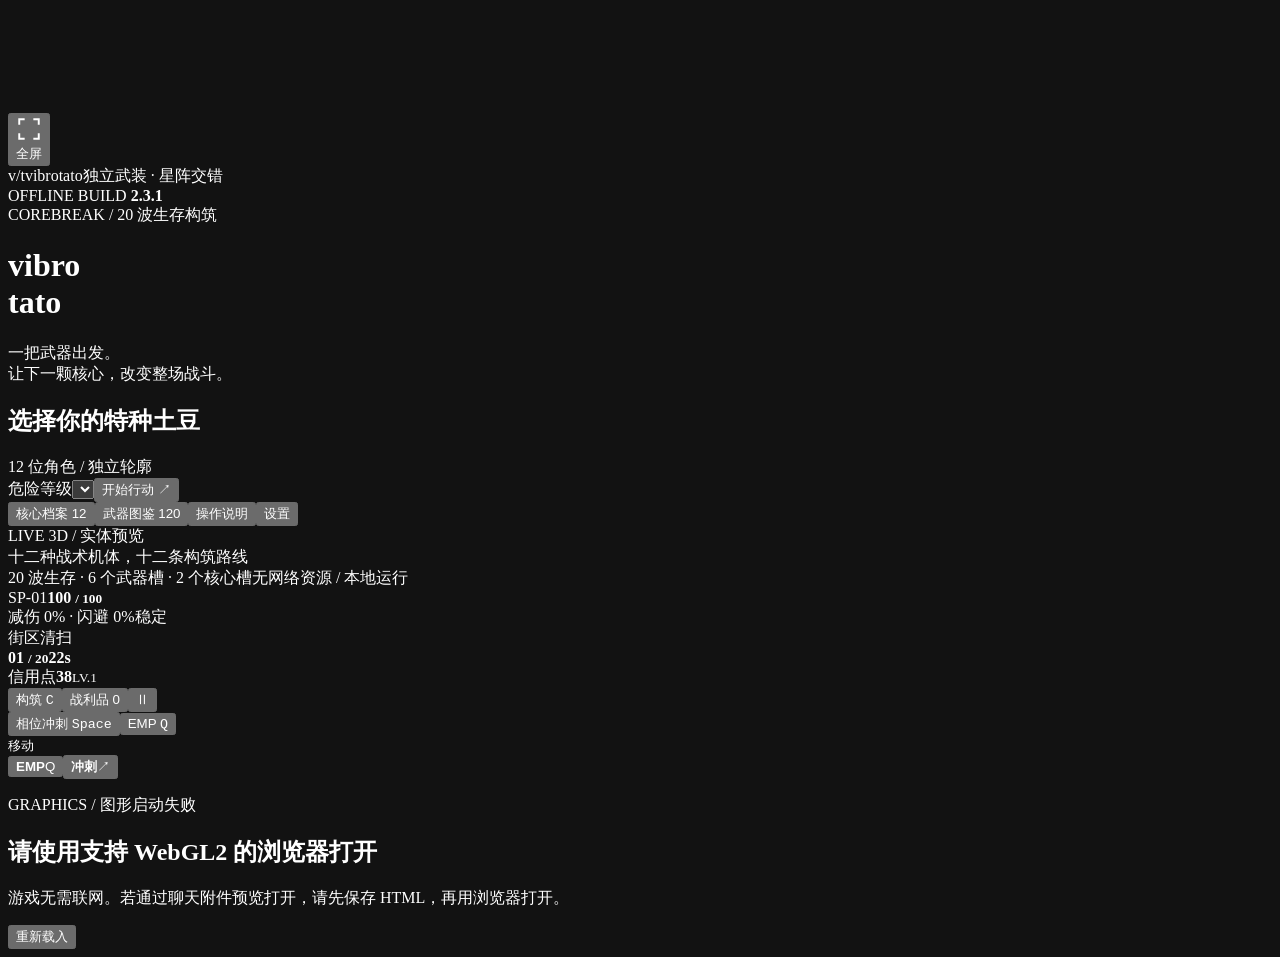
<file: src/index.html>
<!doctype html>
<html lang="zh-CN"><head>
<meta charset="utf-8"><meta name="viewport" content="width=device-width, initial-scale=1, viewport-fit=cover">
<meta name="theme-color" content="#09121c"><meta name="color-scheme" content="dark">
<title>vibrotato 2.3.1 — 星阵交错</title>
<style>/*__STYLE__*/</style>
</head><body>
<button id="fullscreen-button" class="fullscreen-button" data-action="fullscreen" aria-label="进入全屏" aria-pressed="false" title="全屏 / F">
 <svg viewBox="0 0 24 24" fill="none" stroke="currentColor" stroke-width="1.8" aria-hidden="true"><path d="M8 3H3v5m13-5h5v5M3 16v5h5m13-5v5h-5"/></svg><span>全屏</span>
</button>
<canvas id="world" aria-label="vibrotato 3D 游戏画面"></canvas>
<canvas id="overlayFX" aria-hidden="true"></canvas>
<div id="menu" class="menu">
 <header class="brandbar"><div class="brand"><span class="brand-mark">v/t</span><span>vibrotato<span class="brand-small">独立武装 · 星阵交错</span></span></div><div class="build-label">OFFLINE BUILD <b>2.3.1</b></div></header>
 <div class="menu-content"><div class="menu-left">
  <div class="eyebrow"><span class="dot"></span> COREBREAK / 20 波生存构筑</div>
  <h1 aria-label="vibrotato">vibro<br><span>tato</span></h1>
  <p class="hero-copy">一把武器出发。<br>让下一颗核心，改变整场战斗。</p>
  <div class="roster-head"><h2>选择你的特种土豆</h2><span>12 位角色 / 独立轮廓</span></div>
  <div id="character-grid" class="character-grid"></div>
  <div class="launch-row"><label class="danger-select">危险等级<select id="danger-select" aria-label="危险等级"></select></label><button id="start-button" class="primary launch" data-action="start">开始行动 <span>↗</span></button></div>
  <div class="menu-links"><button class="text-button" data-action="library">核心档案 <span>12</span></button><button class="text-button" data-action="arsenal">武器图鉴 <span>120</span></button><button class="text-button" data-action="help">操作说明</button><button class="text-button" data-action="settings">设置</button></div>
 </div><aside class="menu-right"><div class="model-corner">LIVE 3D / 实体预览<br><span>十二种战术机体，十二条构筑路线</span></div><div id="character-details" class="character-details"></div></aside></div>
 <div class="menu-foot"><span>20 波生存 · 6 个武器槽 · 2 个核心槽</span><span>无网络资源 / 本地运行</span></div>
</div>
<section id="hud" class="hud hidden" aria-label="战斗状态">
 <div class="hud-health panel"><div class="health-label"><span id="hud-name">SP-01</span><b id="health-number">100 <small>/ 100</small></b></div>
  <div class="health-bar"><div id="health-trail" class="health-trail"></div><div id="health-fill" class="health-fill"></div><div id="health-ticks" class="health-ticks"></div></div>
  <div class="health-bottom"><span id="defense-value">减伤 0% · 闪避 0%</span><span id="health-state">稳定</span></div>
  <div class="xp-track"><i id="xp-fill"></i></div>
 </div>
 <div class="wave-panel panel"><span id="wave-rule">街区清扫</span><div><b id="wave-number">01 <small>/ 20</small></b><strong id="wave-timer">22s</strong></div><div id="boss-hud" class="hidden"><span id="boss-label"></span><div class="boss-track"><i id="boss-fill"></i></div></div></div>
 <div class="hud-tools"><div class="currency panel"><span>信用点</span><b id="hud-credits">38</b><small id="hud-level">LV.1</small></div><div class="hud-buttons"><button data-action="build" title="构筑与属性 C">构筑 <kbd>C</kbd></button><button data-action="satchel" id="bag-button">战利品 0</button><button data-action="pause" aria-label="暂停">Ⅱ</button></div></div>
 <div id="core-status" class="core-status"></div>
 <div id="loadout" class="loadout"></div>
 <div class="desktop-skills"><button data-action="dash" data-skill="dash">相位冲刺 <kbd>Space</kbd><b id="dash-time"></b></button><button data-action="emp" data-skill="emp">EMP <kbd>Q</kbd><b id="emp-time"></b></button></div>
</section>
<div id="touch-controls" class="touch-controls hidden"><div id="joystick" class="joystick" role="application" aria-label="触屏移动摇杆"><span class="joy-cross"></span><div id="joy-thumb" class="joy-thumb"></div><small>移动</small></div><div class="touch-skills"><button data-action="emp" data-skill="emp" id="touch-emp"><b>EMP</b><span>Q</span></button><button data-action="dash" data-skill="dash" id="touch-dash"><b>冲刺</b><span>↗</span></button></div></div>
<section id="screen" class="screen hidden" aria-label="游戏菜单"></section>
<div id="modal-shade" class="modal-shade hidden"><section id="modal" class="modal" role="dialog" aria-modal="true" aria-labelledby="modal-title" tabindex="-1"></section></div>
<div id="toast" class="toast" role="status" aria-live="polite"><span class="toast-line"></span><div><b id="toast-title"></b><p id="toast-sub"></p></div></div>
<div id="fatal" class="fatal hidden"><span class="eyebrow">GRAPHICS / 图形启动失败</span><h2>请使用支持 WebGL2 的浏览器打开</h2><p>游戏无需联网。若通过聊天附件预览打开，请先保存 HTML，再用浏览器打开。</p><pre id="fatal-details"></pre><button class="primary" onclick="location.reload()">重新载入</button></div>
<noscript>此游戏需要启用 JavaScript 与 WebGL2。</noscript>
<script>/*__ENGINE__*/</script><script>/*__WEAPONS__*/</script><script>/*__GAME__*/</script><script>/*__UI__*/</script>
</body></html>
</file>
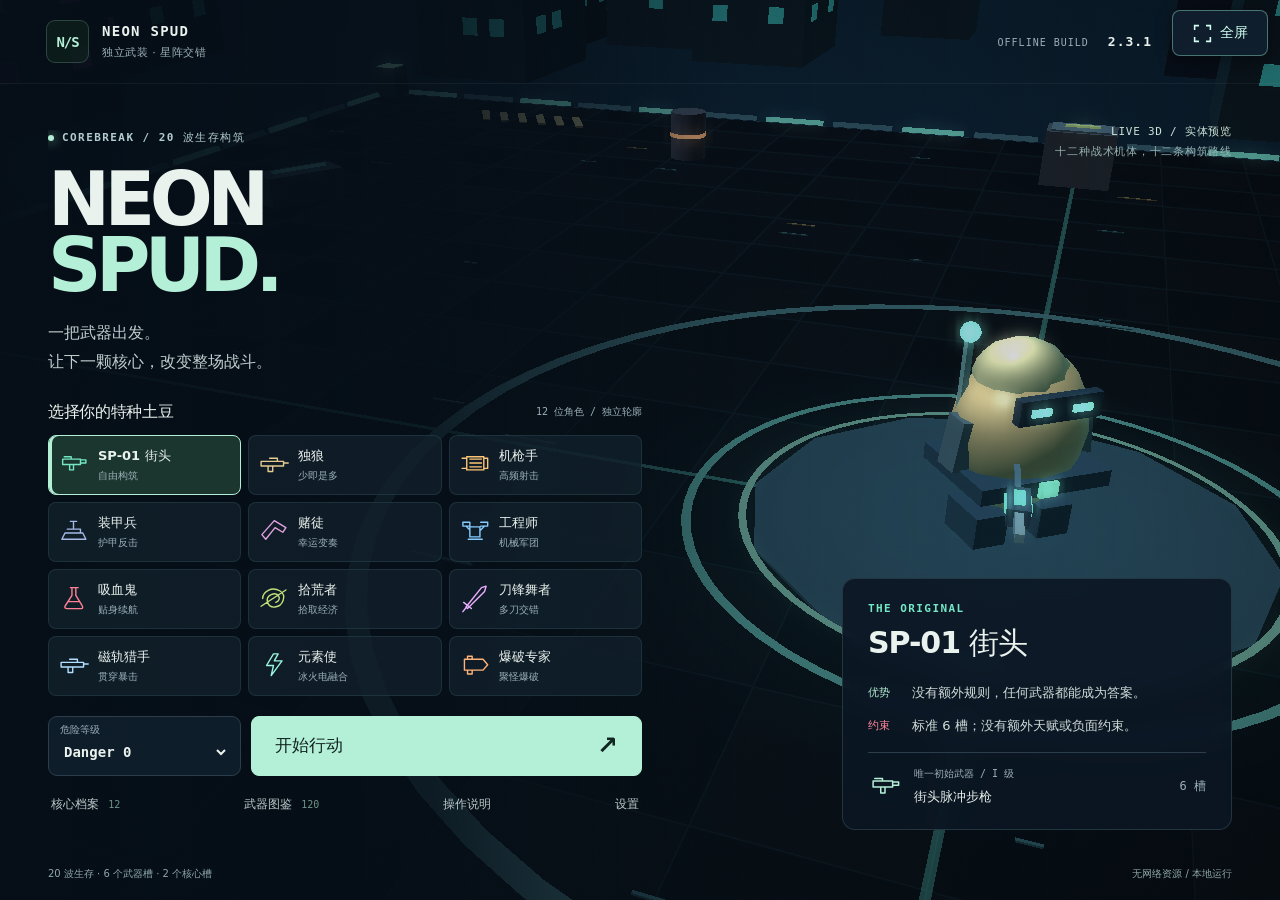
<file: NeonSpud.html>
<!doctype html>
<html lang="zh-CN"><head>
<meta charset="utf-8"><meta name="viewport" content="width=device-width, initial-scale=1, viewport-fit=cover">
<meta name="theme-color" content="#09121c"><meta name="color-scheme" content="dark">
<title>NEON SPUD 2.3.1 — 星阵交错</title>
<style>/* Offline responsive interface. System fonts only. */
:root{
 --bg:#09121d;--surface:#101e2a;--surface2:#172633;--line:#2c3e4b;--muted:#9bafb9;--text:#eaf2ee;--mint:#b4efd7;
 --orange:#ffa058;--danger:#ff8899;--radius:14px;--mono:ui-monospace,SFMono-Regular,Consolas,monospace;
 font-family:Inter,"Segoe UI","PingFang SC","Microsoft YaHei",system-ui,sans-serif;color:var(--text);background:var(--bg);font-synthesis:none;
}
*{box-sizing:border-box}body{margin:0;width:100vw;height:100dvh;overflow:hidden;touch-action:none;background:var(--bg)}button,input,select{font:inherit}
button{cursor:pointer;color:var(--text);border:1px solid var(--line);border-radius:8px;background:#152530;min-height:44px;padding:10px 15px;font-size:14px;font-weight:650;transition:border-color .15s,background .15s,transform .12s;touch-action:manipulation}
button:hover{background:#20333f;border-color:#68888f}button:active{transform:translateY(1px)}button:focus-visible,input:focus-visible,select:focus-visible{outline:2px solid var(--mint);outline-offset:3px}
button:disabled{opacity:.4;cursor:not-allowed;transform:none}button.primary{background:var(--mint);color:#112521;border-color:var(--mint);font-weight:800}
button.primary:hover{background:#d0f8e7;border-color:#d0f8e7}button.primary.orange{background:#ffb06a;border-color:#ffb06a;color:#2b190d}
button.danger-button{background:#482532;color:#ffb5bd;border-color:#81515f}
h1,h2,h3,p{margin:0}h2{font-size:20px;letter-spacing:-.02em}h3{font-size:17px;line-height:1.4}p{line-height:1.7}
small{font-size:12px}svg{width:100%;height:100%;display:block}a{color:var(--mint)}
.hidden{display:none!important}.positive{color:#b3eacf}.negative{color:var(--danger)}.muted{color:var(--muted);font-size:14px;line-height:1.8}
.eyebrow{font-family:var(--mono);font-size:11px;letter-spacing:.13em;text-transform:uppercase;color:#b3cccd;display:flex;gap:8px;align-items:center;font-weight:600}
.dot{height:6px;width:6px;border-radius:50%;background:var(--mint);box-shadow:0 0 12px #aaf4cd}
#world,#overlayFX{position:fixed;inset:0;width:100%;height:100%;display:block}#overlayFX{pointer-events:none;z-index:2}#world{touch-action:none}
.menu{position:fixed;inset:0;z-index:5;display:flex;flex-direction:column;background:linear-gradient(90deg,rgba(6,15,24,.97),rgba(6,15,24,.84) 34%,rgba(6,15,24,.28) 58%,rgba(6,15,24,.08))}
.brandbar{height:84px;flex-shrink:0;display:flex;align-items:center;justify-content:space-between;padding:24px 46px;border-bottom:1px solid #829f9717}
.brand{display:flex;gap:13px;align-items:center;font:700 14px var(--mono);letter-spacing:.09em}.brand-mark{display:grid;place-items:center;width:43px;height:43px;color:var(--mint);border:1px solid #719b8a55;border-radius:9px;background:#11291f88;font-size:14px;letter-spacing:-.08em}
.brand-small{display:block;font:400 11px system-ui;letter-spacing:.05em;color:var(--muted);margin-top:6px}
.build-label{font:10px var(--mono);letter-spacing:.1em;color:var(--muted)}.build-label b{margin-left:12px;color:var(--text);font-size:13px}
.menu-content{display:grid;grid-template-columns:minmax(500px,600px) 1fr;flex:1;min-height:0;padding:24px 48px 12px;gap:52px;max-width:1800px;width:100%;margin:0 auto}
.menu-left{align-self:center;min-width:0;max-height:100%;overflow:auto;scrollbar-width:thin;scrollbar-color:#294438 transparent;padding-right:6px;touch-action:pan-y}
.menu-left>h1{font-size:clamp(55px,5.8vw,96px);line-height:.89;letter-spacing:-.075em;font-weight:900;margin:22px 0 20px}
.menu-left>h1 span{color:var(--mint)}.hero-copy{font-size:16px;color:#bfccce;line-height:1.8}
.roster-head{display:flex;justify-content:space-between;gap:8px;align-items:center;margin:25px 0 12px}.roster-head h2{font-size:16px}.roster-head span{font:10px var(--mono);color:var(--muted)}
.character-grid{display:grid;grid-template-columns:repeat(3,1fr);gap:7px}
.character-card{display:flex;gap:9px;align-items:center;text-align:left;padding:10px 9px;background:#12212dc9;min-height:60px;border-color:#34505b66}
.character-card.selected{background:#204134c9;border-color:#b4efd7;box-shadow:inset 3px 0 0 #b4efd7}
.char-icon{height:31px;width:31px;flex-shrink:0;color:var(--char)}.character-card b{font-size:13px;display:block;white-space:nowrap}.character-card small{font-size:10px;display:block;color:var(--muted);margin-top:4px}
.launch-row{display:flex;gap:10px;margin:20px 0 14px;align-items:stretch}
.danger-select{font-size:10px;color:var(--muted);padding:6px 11px;border:1px solid var(--line);background:#10202de6;border-radius:9px;min-width:154px}
.danger-select select{display:block;border:none;color:var(--text);font:700 14px var(--mono);background:transparent;width:100%;height:30px;outline:none}
.danger-select option{background:#10202d;color:var(--text)}button.launch{flex:1;font-size:17px;min-height:60px;display:flex;align-items:center;justify-content:space-between;padding:12px 23px}.launch span{font-size:25px}
.menu-links{display:flex;gap:6px;justify-content:space-between}.text-button{border:0;background:transparent;padding:4px 3px;min-height:30px;color:#bccaca;font-size:12px}.text-button:hover{background:transparent;color:var(--mint);border:0}.text-button span{color:#6f938a;font:10px var(--mono);margin-left:5px}
.menu-right{display:flex;flex-direction:column;justify-content:space-between;align-items:flex-end;min-width:0;pointer-events:none}
.model-corner{font:11px/1.8 var(--mono);color:#cae3d6;text-align:right;margin-top:14px;letter-spacing:.07em}.model-corner span{font:11px system-ui;color:#97b3b2}
.character-details{padding:23px 25px;background:#0b1724e8;border:1px solid #38535b88;border-radius:13px;width:min(100%,390px);margin-bottom:12px;backdrop-filter:blur(14px)}
.character-details h2{font-size:30px;margin:8px 0 18px;letter-spacing:-.035em}
.character-perk{display:grid;grid-template-columns:34px 1fr;gap:10px;margin-bottom:11px;align-items:start}.character-perk>span{font-size:11px;padding-top:3px}.character-perk p{font-size:13px;color:#d0dcd9;line-height:1.65}
.starter{display:flex;gap:12px;align-items:center;border-top:1px solid var(--line);padding-top:14px;margin-top:16px}.starter>span{width:34px;height:34px;color:var(--mint)}
.starter small{font:10px var(--mono);color:var(--muted);display:block;margin-bottom:5px}.starter b{font-size:13px}.starter em{margin-left:auto;color:var(--muted);font-style:normal;font:12px var(--mono)}
.menu-foot{display:flex;justify-content:space-between;padding:13px 48px 19px;font-size:10px;color:#8da7a8;flex-shrink:0}
.panel{background:#0a1824dc;border:1px solid #52717860;border-radius:11px;backdrop-filter:blur(10px)}
.hud{position:fixed;inset:0;z-index:4;pointer-events:none}.hud button{pointer-events:auto}
.hud-health{position:absolute;top:20px;left:22px;width:285px;padding:13px 15px 10px}
.health-label{display:flex;justify-content:space-between;align-items:center;margin-bottom:9px}.health-label>span{font-size:12px;color:#b4cbc6}
.health-label>b{font:800 24px var(--mono);letter-spacing:-.05em}.health-label small{font-size:14px;color:#90aab0;font-weight:500}
.health-bar{height:16px;position:relative;background:#223743;overflow:hidden;border-radius:4px}.health-fill,.health-trail,.health-ticks{position:absolute;inset:0 auto 0 0;width:100%}.health-trail{background:#edc8cd}.health-fill{background:#95e4c5}
.health-ticks{background-image:linear-gradient(90deg,transparent calc(100% - 1px),#102b34b5 0);pointer-events:none}.health-bottom{display:flex;justify-content:space-between;font-size:10px;margin-top:8px;color:#a7bcc0;gap:5px}
.xp-track{height:3px;background:#263b44;margin-top:9px;border-radius:3px;overflow:hidden}.xp-track i{display:block;height:100%;width:0;background:#7fb6db}
.wave-panel{position:absolute;top:20px;left:50%;transform:translateX(-50%);width:230px;padding:11px 17px}.wave-panel>span{font-size:11px;color:#b7cfcc}.wave-panel>div:not(#boss-hud){display:flex;justify-content:space-between;align-items:center;margin-top:5px}
#wave-number{font:800 25px var(--mono)}#wave-number small{font:12px var(--mono);color:var(--muted)}#wave-timer{font:700 25px var(--mono);color:var(--mint)}
#boss-hud{font-size:10px;margin-top:9px;color:#ffc5cb}.boss-track{height:5px;background:#61333e;margin-top:5px;border-radius:4px}.boss-track i{display:block;height:100%;background:#f99caf}
.hud-tools{position:absolute;top:20px;right:22px;display:flex;flex-direction:column;align-items:flex-end;gap:8px}.currency{display:flex;gap:13px;align-items:center;padding:10px 14px}.currency>span{font-size:11px;color:#b6c9c8}.currency b{font:700 24px var(--mono);color:#ffe1a5}.currency small{font:11px var(--mono);border-left:1px solid var(--line);padding-left:12px}
.hud-buttons{display:flex;gap:5px}.hud-buttons button{font-size:11px;padding:6px 10px;min-height:34px;background:#142838da}.hud-buttons kbd{font-size:9px;color:var(--muted)}
.loadout{position:absolute;left:50%;bottom:22px;transform:translateX(-50%);display:flex;gap:6px;padding:7px;border-radius:12px;background:#0a1824d4;border:1px solid #36515b88}
.hud-weapon,.hud-empty{width:53px;height:53px;min-height:53px;position:relative;border-radius:7px;background:#172c38cc;border:1px solid #587a8355;color:var(--rarity,#83b7a8);padding:6px}
.hud-weapon b{position:absolute;bottom:1px;right:4px;font:700 10px var(--mono);color:#f4f3df;background:#102028;padding:1px 3px;border-radius:3px}.hud-empty{color:#618079;display:grid;place-items:center;font:11px var(--mono)}
.core-status{position:absolute;bottom:99px;left:50%;transform:translateX(-50%);display:flex;gap:8px;width:max-content;max-width:calc(100vw - 30px)}
.core-chip{display:flex;gap:8px;align-items:center;width:228px;padding:9px 12px;background:#1a211ee6;border:1px solid #ca915a66;border-radius:9px;transition:box-shadow .1s}
.core-chip>span{width:30px;height:30px;flex-shrink:0;color:#ffb776}.core-chip>div{position:relative;flex:1;padding-bottom:6px}.core-chip b{font-size:12px;display:block;color:#ffcb96}.core-chip small{font-size:10px;color:#d5c7b5;display:block;margin-top:4px;white-space:nowrap}.core-chip i{position:absolute;left:0;bottom:0;height:2px;background:#ffc488;max-width:100%}.core-chip.proc{box-shadow:0 0 26px #ffaf6366;border-color:#ffb362}
.desktop-skills{position:absolute;right:23px;bottom:26px;display:flex;gap:8px}.desktop-skills button{background:#142632dd;font-size:11px;min-width:98px;position:relative;padding-bottom:22px}.desktop-skills kbd{font-size:10px;color:#b3cfcc;display:block;margin-top:4px}.desktop-skills b{position:absolute;bottom:4px;left:0;right:0;font:10px var(--mono);color:var(--mint)}
.touch-controls{position:fixed;inset:0;z-index:6;pointer-events:none;touch-action:none}
.joystick{position:absolute;bottom:max(28px,env(safe-area-inset-bottom));left:max(22px,env(safe-area-inset-left));height:136px;width:136px;border:1px solid #9ccdb55e;border-radius:50%;background:#13292e55;pointer-events:auto;touch-action:none;box-shadow:inset 0 0 0 13px #8fdbd308}
.joystick:before,.joystick:after{content:"";position:absolute;left:18px;right:18px;top:50%;height:1px;background:#97cdca2a}.joystick:after{left:50%;width:1px;top:18px;bottom:18px;height:auto;right:auto}
.joy-thumb{width:48px;height:48px;position:absolute;left:43px;top:43px;background:#b2e8d26b;border:1px solid #c2f2d798;border-radius:50%;box-shadow:0 2px 20px #07232266;pointer-events:none}.joystick small{position:absolute;bottom:9px;left:0;right:0;text-align:center;font-size:10px;color:#b8dbc777}
.touch-skills{position:absolute;bottom:max(36px,env(safe-area-inset-bottom));right:max(20px,env(safe-area-inset-right));display:flex;align-items:flex-end;gap:12px}
.touch-skills button{pointer-events:auto;width:67px;height:67px;min-height:67px;border-radius:50%;background:#122b35ba;border:1px solid #aed9d497;touch-action:none;padding:5px}
.touch-skills #touch-dash{width:80px;height:80px;border-color:#cffce0a1;background:#37594a88}.touch-skills b{display:block;font-size:14px}.touch-skills span{display:block;font-size:20px;color:var(--mint)}.touch-skills .cooling{opacity:.58}
.screen{position:fixed;inset:0;z-index:7;background:#09131df7;overflow-y:auto;overscroll-behavior:contain;touch-action:pan-y;scrollbar-width:thin;scrollbar-color:#456458 #0c1720}
.screen-inner{width:min(1440px,100%);margin:0 auto;padding:26px 40px 145px}
.market-header{display:flex;justify-content:space-between;align-items:center;gap:20px;margin-bottom:17px}.market-header h1{font-size:28px;letter-spacing:-.04em;margin-top:10px}.market-subtitle{display:block;color:var(--muted);font-size:13px;font-weight:400;margin-top:8px;letter-spacing:0}
.shop-wallet{text-align:right;min-width:130px}.shop-wallet>span{display:block;font-size:11px;color:#a1b9b5}.shop-wallet b{font:750 43px var(--mono);color:#fce5b4;display:block;letter-spacing:-.05em;margin:4px 0}.shop-wallet small{font:11px var(--mono);color:var(--muted)}
.shop-summary{display:flex;align-items:center;justify-content:space-between;border-top:1px solid #30464c;border-bottom:1px solid #30464c;padding:10px 0;margin-bottom:20px;gap:12px}
.ledger{display:flex;gap:20px;flex-wrap:wrap}.ledger>span{font-size:11px;color:#b3c5c2}.ledger b{color:#d4e6de;font:11px var(--mono);margin-left:6px}.shop-summary>button{font-size:11px;min-height:31px;padding:4px 10px}
.offers{display:grid;grid-template-columns:repeat(4,minmax(0,1fr));gap:13px;align-items:stretch}
.offer{border:1px solid #3b5360;background:linear-gradient(140deg,#152b35,#101c28);border-radius:12px;padding:14px;display:flex;flex-direction:column;min-width:0;position:relative;overflow:hidden}
.offer:before{content:"";height:2px;position:absolute;left:14px;right:14px;top:0;background:var(--rarity);opacity:.8}.offer-top{display:flex;align-items:center;justify-content:space-between;gap:6px;margin-bottom:14px}
.rarity-label{font:10px/1.5 var(--mono);color:var(--rarity,#afbec8)}button.lock{font-size:10px;padding:4px 8px;min-height:29px;flex-shrink:0;background:#192e36;border-color:#516d7055;border-radius:5px;color:#b6cdca}.lock.locked{background:#addec82b;border-color:#a6d4bd;color:#c5ead7}
.offer-identity{display:flex;align-items:center;gap:11px;text-align:left;border:0;padding:0;background:transparent;min-height:66px;margin-bottom:14px}
.offer-identity:hover{background:transparent;border:0}.item-icon{width:47px;height:47px;flex-shrink:0;color:var(--rarity,#afbec8);background:#1a303c;border:1px solid #536f774d;border-radius:10px;padding:6px}
.offer-identity small{font-size:10px;color:#b3c9c4;display:block;line-height:1.5;margin-bottom:6px}.offer-identity h3{font-size:18px;letter-spacing:-.04em;line-height:1.3;color:#eef4ef}
.weapon-metrics{display:flex;flex-wrap:wrap;gap:8px;margin-bottom:11px}.weapon-metrics span{font-size:10px;color:#a3bfc2;border-right:1px solid #3c59615e;padding-right:8px}.weapon-metrics span:last-child{border:0}.weapon-metrics b{font:600 14px var(--mono);color:#edf2dc}
.tags{display:flex;gap:4px;flex-wrap:wrap;margin-bottom:11px}.tags>span{font-size:10px;padding:3px 7px;color:#b5d2cc;background:#4561592b;border:1px solid #6b938336;border-radius:4px}
.tags.big{gap:7px}.tags.big>span{font-size:13px;padding:6px 10px}
.item-desc{font-size:13px;line-height:1.65;color:#c0cdcb;min-height:43px;margin-bottom:11px}
.trade{font-size:12px;line-height:1.65;color:#e4adab;padding:9px 0;border-top:1px solid #5d737035;margin-top:2px}
.offer-bottom{margin-top:auto;padding-top:12px}.price{display:flex;gap:7px;align-items:baseline;margin-bottom:12px}.price b{font:700 24px var(--mono);letter-spacing:-.04em;color:#f4e4bf}.price>span{font-size:10px;color:#a9b7b5}.detail-link{margin-left:auto;border:0;background:none;padding:3px;min-height:26px;font-size:10px;color:#a5c8ba}
.buy-buttons{display:flex;gap:6px;flex-wrap:wrap}.buy-buttons button{padding:9px 8px;min-height:42px;flex:1;font-size:12px;white-space:nowrap}
.stat-inline{display:flex;flex-wrap:wrap;gap:7px 10px;font-size:12px;line-height:1.6;margin-bottom:11px}.stat-inline span{display:block}.stat-inline b{font:700 13px var(--mono)}
.stat-lines{display:flex;flex-direction:column;gap:10px;padding:12px 0}.stat-lines>span{font-size:15px;display:flex;gap:10px}.stat-lines b{font:700 21px var(--mono)}
.legendary{--rarity:#ffa15b;border-color:#ab704b!important;background:linear-gradient(140deg,#322719,#171f29)!important;box-shadow:inset 0 1px 0 #ffbf8044,0 0 22px #ff8a3512}
.legendary .item-icon,.legendary .rarity-label,.legendary .offer-identity h3{color:#ffb97b}
.signature{font-size:10px;color:#dfba94;margin:0 0 12px}.core-effect{font-size:13px;line-height:1.7;color:#f6dcc0;margin-bottom:12px}
.core-condition{font-size:12px;line-height:1.65;padding:10px;background:#080e1566;border:1px solid #84654855;border-radius:6px;margin-bottom:10px;color:#d3c9b5}.core-condition>span{display:block;color:#a8b4aa;font-size:9px;margin-bottom:4px}
.sold{align-items:center;justify-content:center;text-align:center;min-height:330px;border-style:dashed;background:#0d1b25}.sold:before{display:none}.sold-symbol{width:49px;height:49px;display:grid;place-items:center;border:1px solid #537461;color:#9bd2b7;border-radius:50%;margin-bottom:14px;font-size:24px}.sold p{font-size:13px;color:var(--muted);margin:10px 0}.sold span{font-size:11px}
.armory{margin-top:23px}.section-head{display:flex;align-items:center;justify-content:space-between;gap:10px;margin-bottom:12px}.section-head h2{font-size:16px}.section-head h2>span{font:11px var(--mono);color:var(--muted);margin-left:8px}.section-head>p{font-size:11px;color:var(--muted)}
.owned-weapons{display:grid;grid-template-columns:repeat(6,minmax(0,1fr));gap:9px}.owned-weapon,.empty-slot{display:flex;align-items:center;gap:9px;min-height:74px;padding:11px 10px;background:#11232e;border:1px solid #3c576254;border-radius:8px;text-align:left;min-width:0}
.owned-weapon>span{width:33px;height:33px;flex-shrink:0;color:var(--rarity)}.owned-weapon>div{min-width:0}.owned-weapon b{font-size:12px;display:block;overflow:hidden;text-overflow:ellipsis;white-space:nowrap}.owned-weapon small{font-size:9px;color:#9fbdba;display:block;margin-top:6px}
.owned-weapon.targeted{border-color:var(--mint)}.empty-slot{border-style:dashed;color:#698782;font-size:10px;justify-content:center}.empty-slot b{font-size:20px;font-weight:400}
.shop-build{display:grid;grid-template-columns:1.3fr 1fr;gap:24px;margin-top:24px}.core-slots{display:grid;grid-template-columns:repeat(2,minmax(0,1fr));gap:9px}
.installed-core,.core-empty{display:flex;align-items:center;gap:10px;padding:12px;text-align:left;border:1px solid #86664566;border-radius:8px;background:#22241e99;min-height:73px}.installed-core>span{width:28px;height:28px;flex-shrink:0;color:#edb981}.installed-core b,.core-empty b{font-size:12px;display:block}.installed-core small,.core-empty small{font-size:9px;color:#b6b7a5;display:block;margin-top:5px}.installed-core em{font-size:9px;color:#d8af82;white-space:nowrap;font-style:normal;margin-left:auto}.core-empty{border-style:dashed}.core-empty>span{font-size:27px;color:#6f7565}
.loot-summary{align-self:end;display:flex;gap:16px;align-items:center;padding:16px 18px;border:1px solid #45645e4d;border-radius:10px;background:#11232a}.loot-summary .loot-icon{width:36px;height:36px;color:#aecec0}.loot-summary h3{font-size:13px}.loot-summary h3 b{font:700 17px var(--mono);margin-left:8px;color:var(--mint)}.loot-summary p{font-size:10px;color:var(--muted);margin:5px 0}.loot-summary button{font-size:11px;min-height:32px;padding:5px 10px}
.shop-foot-note{font-size:10px;color:#96aca8;padding-top:18px;line-height:1.7}
.market-footer{position:fixed;bottom:0;left:0;right:0;display:flex;justify-content:space-between;gap:16px;padding:17px max(40px,calc((100vw - 1360px)/2));padding-bottom:max(17px,env(safe-area-inset-bottom));background:#09171fef;border-top:1px solid #3d5a58;backdrop-filter:blur(16px);z-index:8}
.market-actions{display:flex;gap:10px}.market-actions button{font-size:13px;min-height:55px;display:flex;align-items:center;gap:12px;background:#172c34}.market-actions b{font:700 19px var(--mono);color:#f1deae}.market-actions small{font-size:10px;color:#a7bdb5}
.next-wave{min-width:230px;display:flex;gap:20px;justify-content:space-between;align-items:center;font:700 12px var(--mono);min-height:55px}.next-wave>span{font:750 16px system-ui}
.modal-shade{position:fixed;inset:0;display:grid;place-items:center;z-index:20;background:#040912bd;padding:28px;backdrop-filter:blur(10px);touch-action:pan-y}
.modal{background:#101f2b;border:1px solid #456471;border-radius:17px;width:min(650px,100%);max-height:calc(100dvh - 56px);display:flex;flex-direction:column;overflow:hidden;box-shadow:0 24px 100px #0008;outline:none}
.modal.wide{width:min(1040px,100%)}.modal-head{display:flex;justify-content:space-between;align-items:center;gap:18px;padding:20px 24px;border-bottom:1px solid #37505a;flex-shrink:0}.modal-head h2{font-size:18px}.close-btn{min-width:35px;min-height:35px;padding:3px 8px;font-size:24px;border-radius:7px;font-weight:400;background:#1a3039;color:#aac5c6}
.modal-body{overflow-y:auto;touch-action:pan-y;overscroll-behavior:contain;padding:24px;scrollbar-width:thin;scrollbar-color:#4c6a60 #10202a}
.modal-foot{display:flex;gap:10px;justify-content:flex-end;align-items:center;padding:16px 24px;border-top:1px solid #37505a;background:#0c1a25;flex-shrink:0;flex-wrap:wrap}
.modal-foot button{min-height:46px}.lead{font-size:16px;line-height:1.8;color:#d4e1dc;margin-bottom:14px}
.notice{padding:13px 15px;font-size:13px;line-height:1.8;background:#29453655;border:1px solid #6685754f;border-radius:8px;color:#c4d9cb;margin:14px 0}
.pause-grid{display:grid;grid-template-columns:1fr 1fr;gap:10px;margin:20px 0}.setting{display:flex;align-items:center;justify-content:space-between;padding:20px 0;gap:15px;border-bottom:1px solid var(--line)}.setting:first-child{padding-top:0}.setting:last-of-type{margin-bottom:20px}.setting b{font-size:15px}.setting p{color:var(--muted);font-size:13px;margin-top:6px}.setting>button{min-width:68px}
.help-grid{display:grid;grid-template-columns:1fr 1fr;gap:25px}.help-grid h3{font-size:16px;margin-bottom:8px;color:#c5eed8}.help-grid p{font-size:14px;color:#b4cac3}
.detail-hero{display:flex;align-items:center;gap:18px;padding:18px;background:#182e3a;border:1px solid #48637366;border-radius:11px;margin-bottom:18px}.detail-hero>span{width:66px;height:66px;color:var(--rarity,#b2d8d0);flex-shrink:0}.detail-hero h3{font-size:26px;line-height:1.25;margin:8px 0 6px;letter-spacing:-.045em}.detail-hero h3 small{font:17px var(--mono)}.detail-hero p{font:11px/1.6 var(--mono);color:#acc1b7}
.core-reward{padding:0 2px 17px}.core-reward .eyebrow{color:#f6bd7f}.core-reward>p{font-size:18px;line-height:1.75;color:#f6ddbe;margin-top:10px}
.condition-box{background:#182e37;border:1px solid #3b5964;border-radius:9px;padding:15px;margin-bottom:13px}.condition-box>b{font-size:12px;color:#a9c1b9}.condition-box>p{font-size:15px;margin:7px 0 11px}
.condition-current{min-height:31px;border:1px solid #6d877355;background:#213831;position:relative;border-radius:5px;overflow:hidden;padding:7px 9px}.condition-current>span{position:absolute;left:0;top:0;bottom:0;background:#72b58c38;pointer-events:none}.condition-current>b{position:relative;display:block;font-size:11px;font-weight:600;color:#c9e8d2}
.cost-box{background:#43242a50;border:1px solid #915a685c;border-radius:8px;padding:13px 15px;margin:14px 0}.cost-box>b{font-size:12px;color:#ffb0bb}.cost-box>p{color:#e7b7bd;font-size:15px;line-height:1.8;margin-top:5px}
.core-tip{font-size:14px;color:#c0d0cb;line-height:1.8;padding:2px 2px 10px}.safety-note{font-size:11px;color:#97aaa6;line-height:1.7;border-top:1px solid #304851;padding-top:15px;margin-top:18px}
.subheading{font-size:15px;margin:22px 0 13px;color:#d8e6dc}.comparison{background:#0c1b25;border:1px solid #304951;border-radius:8px;padding:5px 13px}.comparison>div{display:grid;grid-template-columns:1fr .8fr .9fr;gap:10px;padding:10px 0;align-items:center;border-bottom:1px solid #334b5133;font-size:13px}.comparison>div:last-child{border-bottom:0}.comparison b{font:700 14px var(--mono)}.comparison>div>span:nth-child(2){color:#94b1ae;font:13px var(--mono)}
.checkout{display:flex;align-items:center;justify-content:space-between;gap:18px;width:100%;font-size:13px}.checkout b{font:700 21px var(--mono);color:#f5d7a2}.checkout small{display:block;color:var(--muted);font-size:11px;margin-top:6px}.checkout-price{font:700 16px var(--mono);margin-right:auto;color:#ffe2b2}
.replacement-grid{display:grid;grid-template-columns:1fr 1fr;gap:10px}.replacement-grid>button{text-align:left;padding:15px}.replacement-grid>button.selected{border-color:#ffb578;background:#4a3424}.replacement-grid svg{width:34px;height:34px;color:#ffb97b;margin-bottom:12px}.replacement-grid b,.replacement-grid small{display:block}.replacement-grid small{font-size:10px;color:#c6b1a1;margin-top:6px}
.damage-preview{display:grid;grid-template-columns:repeat(3,1fr);gap:9px;margin:20px 0}.damage-preview>div{background:#0b1b25;border-radius:7px;padding:15px 10px;text-align:center;border:1px solid #3b565b66}.damage-preview b{display:block;font:700 25px var(--mono);color:#d5f2d8}.damage-preview span{display:block;font-size:10px;color:#afc6ba;margin-top:7px}
.scaling-info{padding:15px;background:#18333b;border:1px solid #4b6e7155;border-radius:8px}.scaling-info>b{font-size:13px;color:#cee5da}.scaling-info p{font-size:14px;color:#b6cdc5;margin-top:7px}
.upgrade-screen{max-width:1100px;margin:0 auto;padding:80px 30px 45px}.upgrade-screen>h1{font-size:48px;font-weight:850;line-height:1.16;margin:18px 0;letter-spacing:-.04em}.upgrade-screen>h1>span{color:var(--mint)}.upgrade-screen>p{font-size:14px;color:var(--muted)}
.upgrade-grid{display:grid;grid-template-columns:repeat(3,1fr);gap:19px;margin:32px 0 25px}.upgrade-card{text-align:left;display:flex;flex-direction:column;padding:24px;background:#132a32;border:1px solid #4e74677d;min-height:345px}.upgrade-card.risky{background:linear-gradient(145deg,#34252b,#17212d);border-color:#aa76826b}.upgrade-top{display:flex;justify-content:space-between;align-items:center;margin-bottom:24px}.upgrade-top>span{font-size:10px;color:#bacac3}.risky .upgrade-top>span{color:#ffc0c1}.upgrade-top kbd{font:13px var(--mono);padding:6px 10px;background:#08141c80;border:1px solid #55756844;border-radius:5px}.upgrade-icon{width:58px;height:58px;color:var(--mint);margin:3px 0 20px}.risky .upgrade-icon{color:#f5a8b9}.upgrade-card h2{font-size:23px;margin-bottom:12px}.choose{margin-top:auto;padding-top:22px;font-size:12px;color:#cdebcf}.upgrade-hint{color:#8facaa;font-size:12px}
.build-overview{display:grid;grid-template-columns:2fr .8fr .8fr;gap:13px;padding-bottom:18px;border-bottom:1px solid #3a5158}.build-overview>div{display:flex;flex-direction:column;justify-content:center}.build-overview>div:not(:first-child){text-align:center;padding:14px;background:#0d1b25;border-radius:7px}.build-overview>div:first-child>b{font-size:21px;color:var(--mint);margin-bottom:10px}.build-overview p{font-size:12px;line-height:1.7}.build-overview span{font-size:11px;color:var(--muted)}.build-overview>div:not(:first-child)>b{font:700 28px var(--mono);margin:10px 0;color:#dff2d4}.build-overview small{font-size:9px;color:#94aca3}
.stats-grid{display:grid;grid-template-columns:1fr 1fr;gap:8px}.stat-row{border:1px solid #37556080;border-radius:6px;background:#0d1d28}.stat-row summary{display:flex;justify-content:space-between;align-items:center;padding:11px 12px;gap:15px;cursor:pointer;list-style:none}.stat-row summary>span{display:flex;gap:10px;align-items:center}.stat-row summary svg{width:23px;height:23px;color:#94bfb1}.stat-row summary b{font-size:12px;font-weight:500}.stat-row summary strong{font:650 15px var(--mono)}.stat-row>div{border-top:1px solid #37556080;padding:8px 12px}.stat-row p{font-size:11px;display:flex;justify-content:space-between;gap:10px;color:#a9c0b8;margin:6px 0}
.set-grid{display:grid;grid-template-columns:repeat(3,1fr);gap:10px}.set-card{padding:14px;border:1px solid #304a53;border-radius:8px;background:#0c1a25;opacity:.78}.set-card.active{opacity:1;border-color:#648873;background:#183126}.set-card h3{font-size:14px;margin-bottom:9px;display:flex;justify-content:space-between}.set-card h3>b{font:11px var(--mono);color:#a5c9b2}.set-card p{font-size:11px;margin:6px 0;color:#92a9a3;line-height:1.7}.set-card p.positive{color:#ceefd5}.set-card p>b{margin-right:3px;border:1px solid #627c7440;padding:0 3px;font:10px var(--mono)}
.item-list{display:flex;flex-wrap:wrap;gap:8px}.item-list>span{display:flex;gap:7px;align-items:center;font-size:11px;background:#172e32;padding:8px 10px;border-radius:5px;border:1px solid #3658517d}.item-list svg{width:19px;height:19px;color:#a5d3b6}.item-list b{font:11px var(--mono);color:#d4e7d3}
.satchel-list{margin-top:18px}.loot-row{display:flex;gap:18px;padding:20px 0;align-items:center;border-bottom:1px solid #35505a}.loot-icon{width:40px;height:40px;color:#b0d9c5;flex-shrink:0}.loot-row>div:nth-child(2){flex:1}.loot-row h3{font-size:16px;margin-bottom:8px}.loot-row>div:last-child{display:flex;gap:8px}.loot-row button{font-size:12px}.empty-state{padding:50px 12px;text-align:center;color:#9fb9af;font-size:15px;line-height:1.8}
.library-grid{display:grid;grid-template-columns:repeat(3,1fr);gap:13px;margin-top:20px}.library-card{text-align:left;padding:19px;min-height:228px;display:flex;flex-direction:column;align-items:flex-start}.library-icon{width:42px;height:42px;color:#ffd09e;margin-bottom:16px}.library-card>small{font-size:11px;color:#d0bba0}.library-card>h3{font-size:19px;color:#ffe1bd;margin:5px 0 10px}.library-card>p{font-size:12px;color:#c9c7b8;line-height:1.6;margin-bottom:12px}.library-card>span:last-child{margin-top:auto;font-size:10px;color:#e9af73}
.search-row{display:flex;align-items:center;gap:14px;margin-bottom:18px}.search-row input{flex:1;min-width:0;background:#0b1c27;border:1px solid #476573;border-radius:7px;padding:12px 14px;color:#e7f3e9;font-size:13px}.search-row>span{font-size:10px;color:var(--muted)}
.arsenal-grid{display:grid;grid-template-columns:repeat(3,1fr);gap:9px}.catalog-card{display:flex;align-items:center;gap:11px;padding:12px;background:#142832;text-align:left;min-width:0}.catalog-card>span{color:var(--rarity);width:36px;height:36px;flex-shrink:0}.catalog-card>div{min-width:0}.catalog-card small{font-size:9px;color:#a6bfb9;display:block;margin-bottom:4px}.catalog-card b{font-size:12px;display:block}.catalog-card p{font-size:9px;color:#9db4aa;margin-top:5px}
.result-screen{width:min(950px,100%);margin:0 auto;padding:65px 28px}.result-screen>h1{font-size:50px;line-height:1.2;letter-spacing:-.05em;margin:20px 0}.result-reason{font-size:20px;color:#f5b7b6;margin-bottom:10px}.result-numbers{display:grid;grid-template-columns:repeat(4,1fr);gap:15px;margin:33px 0}.result-numbers>div{padding:20px;text-align:center;border:1px solid #365556;background:#162c32;border-radius:10px}.result-numbers b{font:700 34px var(--mono);color:#d5efd0;display:block}.result-numbers span{font-size:11px;color:#a7c0b7;display:block;margin-top:12px}
.result-core{display:flex;gap:16px;align-items:center;border:1px solid #8f684755;background:#30281c60;border-radius:7px;margin-bottom:9px;padding:12px 15px;font-size:13px}.result-core svg{width:31px;height:31px;color:#f0b880}.result-core b{flex:1;color:#f1c798}.result-core span{font:11px var(--mono);color:#cabfb0}
.death-log{margin:25px 0;border:1px solid #76505c55;background:#2c1f2966;border-radius:10px;padding:15px 19px}.death-log summary{font-size:14px;cursor:pointer}.death-log p{font-size:12px;display:flex;justify-content:space-between;gap:12px;border-top:1px solid #6d4f5744;margin-top:10px;padding-top:10px;color:#c8babe}.death-log b{font:12px var(--mono);white-space:nowrap}
.result-actions{display:flex;gap:12px;margin:30px 0 20px}.result-actions button{padding:13px 18px}
.toast{position:fixed;left:50%;top:142px;transform:translate(-50%,-12px);opacity:0;pointer-events:none;z-index:30;display:flex;gap:13px;align-items:center;border:1px solid #80ad966b;background:#0e252bec;border-radius:10px;padding:13px 19px;transition:opacity .15s,transform .15s;min-width:260px;max-width:calc(100vw - 32px);box-shadow:0 8px 40px #0006}
.toast.show{opacity:1;transform:translate(-50%,0)}.toast-line{width:3px;align-self:stretch;background:#b8efc7;border-radius:3px}.toast b{font-size:13px;color:#d4f1da}.toast p{font-size:11px;color:#aac5b7;margin-top:5px;line-height:1.6}
.fatal{position:fixed;inset:0;z-index:100;display:flex;flex-direction:column;align-items:flex-start;justify-content:center;padding:12vw;background:#08141f;gap:20px}.fatal h2{font-size:30px}.fatal p{font-size:16px;color:#bdd0c6;max-width:700px}.fatal pre{white-space:pre-wrap;font-size:13px;color:#efabba;max-height:30vh;overflow:auto}
@media(min-width:1500px){.menu-content{grid-template-columns:620px 1fr;padding-top:38px}.character-card{min-height:68px}.character-card b{font-size:14px}.menu-left>h1{font-size:104px}.character-details{width:410px}}
@media(max-height:790px) and (min-width:960px){
 .brandbar{height:64px;padding-top:14px;padding-bottom:14px}.menu-content{padding-top:16px}.menu-left>h1{font-size:62px;margin:15px 0 13px}.hero-copy{font-size:13px}.roster-head{margin-top:16px}.character-card{min-height:53px;padding:7px 9px}.char-icon{width:27px;height:27px}.launch-row{margin:14px 0 7px}.launch-row .launch{min-height:50px}.menu-foot{padding-bottom:12px}.character-details{padding:19px}.character-details h2{font-size:25px}
}
@media(max-width:1100px){
 .menu-content{grid-template-columns:480px 1fr;gap:24px;padding-left:30px;padding-right:30px}.brandbar{padding-left:30px;padding-right:30px}.character-details{padding:18px}.character-details h2{font-size:25px}
 .desktop-skills{right:14px;bottom:110px}.screen-inner{padding:22px 24px 137px}.offers{grid-template-columns:repeat(2,minmax(0,1fr))}.offer{min-height:345px}.offer-identity h3{font-size:20px}.owned-weapons{grid-template-columns:repeat(3,minmax(0,1fr))}.shop-build{grid-template-columns:1fr}.market-footer{padding-left:24px;padding-right:24px}
 .hud-health{width:244px}.wave-panel{width:196px}.hud-tools .currency>span{display:none}.core-chip{width:210px}
}
@media(max-width:759px){
 .menu{background:linear-gradient(0deg,rgba(5,15,23,.98) 0,rgba(5,15,23,.97) 51%,rgba(5,15,23,.86) 78%,rgba(5,15,23,.83));overflow-y:auto;touch-action:pan-y;overscroll-behavior:contain}
 .brandbar{height:65px;padding:16px 18px}.brand-mark{width:34px;height:34px;font-size:12px}.brand{font-size:11px;gap:10px}.brand-small{font-size:9px;margin-top:4px}.build-label{font-size:8px}.build-label b{font-size:10px;margin-left:5px}
 .menu-content{display:flex;flex-direction:column;padding:20px 18px 12px;gap:16px;flex:initial}.menu-left{overflow:visible;max-height:none;padding:0;align-self:stretch;order:1}.menu-left .eyebrow{font-size:9px}
 .menu-left>h1{font-size:58px;line-height:.92;margin:17px 0 15px;display:inline-block}.menu-left>h1 br{display:none}.menu-left>h1 span{margin-left:8px}.hero-copy{font-size:13px;line-height:1.7}.hero-copy br{display:none}
 .roster-head{margin:22px 0 11px}.roster-head h2{font-size:14px}.roster-head span{font-size:8px}.character-grid{gap:6px}.character-card{padding:9px 6px;gap:6px;min-height:62px;flex-direction:column;align-items:center;text-align:center}
 .char-icon{width:28px;height:28px}.character-card b{font-size:11px;letter-spacing:-.03em}.character-card small{font-size:8px;margin-top:3px}
 .launch-row{margin:17px 0 11px}.danger-select{min-width:129px;padding:5px 9px}.danger-select select{font-size:12px}.launch-row .launch{min-height:56px;font-size:15px;padding:12px 15px}.menu-links{gap:9px;flex-wrap:wrap;justify-content:flex-start}.menu-links .text-button{font-size:11px}
 .menu-right{order:2;display:block}.model-corner{display:none}.character-details{width:100%;margin:0;padding:17px 18px;background:#152933bb}.character-details h2{font-size:23px;margin:7px 0 12px}.character-perk p{font-size:12px}.starter{margin-top:11px;padding-top:10px}.starter b{font-size:12px}.menu-foot{font-size:9px;padding:10px 18px 20px;gap:10px;line-height:1.7}.menu-foot>span:last-child{display:none}
 .hud-health{top:max(10px,env(safe-area-inset-top));left:10px;width:calc(100% - 156px);max-width:260px;padding:10px 10px 9px;border-radius:9px}.health-label{margin-bottom:7px}.health-label>span{font-size:9px}.health-label>b{font-size:21px}.health-label small{font-size:11px}.health-bar{height:16px}.health-bottom{font-size:8px;gap:4px}.xp-track{margin-top:6px}
 .wave-panel{top:max(10px,env(safe-area-inset-top));left:auto;right:10px;transform:none;width:127px;padding:10px;border-radius:9px}.wave-panel>span{font-size:9px}#wave-number{font-size:21px}#wave-number small{font-size:10px}#wave-timer{font-size:20px}
 .hud-tools{left:10px;top:114px;right:10px;flex-direction:row;align-items:center;justify-content:space-between;gap:8px}.currency{border:0;backdrop-filter:none;background:#102531bf;padding:5px 8px;gap:8px;border-radius:6px}.currency b{font-size:15px}.currency small{font-size:9px;padding-left:7px}.hud-buttons{gap:4px}.hud-buttons button{min-height:33px;font-size:10px;padding:5px 8px}.hud-buttons kbd{display:none}
 .core-status{bottom:223px;gap:5px;max-width:calc(100vw - 20px)}.core-chip{width:calc((100vw - 26px)/2);max-width:220px;padding:7px 8px;gap:6px;border-radius:7px}.core-chip>span{width:23px;height:23px}.core-chip b{font-size:10px}.core-chip small{font-size:8px;white-space:normal;line-height:1.4;min-height:19px}.core-chip>div{padding-bottom:5px;min-width:0}
 .loadout{bottom:172px;gap:4px;padding:5px;border-radius:8px;max-width:calc(100vw - 16px)}.hud-weapon,.hud-empty{width:39px;height:39px;min-height:39px;padding:4px;border-radius:5px}.hud-weapon b{font-size:8px;right:2px}
 .desktop-skills{display:none}.joystick{left:20px;bottom:max(24px,env(safe-area-inset-bottom))}.touch-skills{right:17px;bottom:max(33px,env(safe-area-inset-bottom));gap:9px}
 .screen-inner{padding:20px 16px 170px}.market-header{gap:9px;margin-bottom:16px;align-items:flex-start}.market-header h1{font-size:21px;line-height:1.3;max-width:230px}.market-header .eyebrow{font-size:9px}.market-subtitle{font-size:11px;line-height:1.6;max-width:210px;margin-top:8px}.shop-wallet{min-width:83px}.shop-wallet>span{font-size:10px}.shop-wallet b{font-size:30px}.shop-wallet small{font-size:9px}
 .shop-summary{align-items:flex-start;gap:8px;padding:10px 0;margin-bottom:16px}.ledger{gap:6px 12px}.ledger>span,.ledger b{font-size:9px}.ledger b{margin-left:3px}.shop-summary>button{white-space:nowrap;font-size:10px}
 .offers{grid-template-columns:1fr;gap:14px}.offer{padding:17px;min-height:0;border-radius:12px}.offer-top{margin-bottom:13px}.rarity-label{font-size:11px}.offer .lock{font-size:12px;min-height:37px;min-width:61px}
 .offer-identity{min-height:61px;gap:14px}.item-icon{width:52px;height:52px}.offer-identity small{font-size:12px;margin-bottom:6px}.offer-identity h3{font-size:22px}.weapon-metrics{margin-bottom:14px;gap:14px}.weapon-metrics span{font-size:12px}.weapon-metrics b{font-size:16px}.tags>span{font-size:12px;padding:4px 9px}
 .item-desc{font-size:15px;line-height:1.75;min-height:0;margin-bottom:11px}.trade{font-size:14px;line-height:1.75;padding:11px 0}.offer-bottom{padding-top:9px}.price{margin-bottom:13px}.price b{font-size:27px}.price>span{font-size:12px}.detail-link{font-size:12px;min-height:33px}
 .buy-buttons{gap:8px}.buy-buttons button{min-height:48px;font-size:14px;padding:12px 10px}.core-effect{font-size:16px;line-height:1.75}.core-condition{font-size:14px;padding:13px}.core-condition>span{font-size:10px}.signature{font-size:11px}.stat-inline{font-size:14px;gap:9px 15px}.stat-inline b{font-size:16px}
 .armory{margin-top:25px}.section-head{flex-wrap:wrap;gap:7px}.section-head>p{font-size:11px;line-height:1.7}.owned-weapons{grid-template-columns:repeat(2,minmax(0,1fr));gap:8px}.owned-weapon,.empty-slot{min-height:75px;padding:10px;gap:7px}.owned-weapon>span{width:30px;height:30px}.owned-weapon b{font-size:11px}.owned-weapon small{font-size:9px}
 .shop-build{gap:19px;margin-top:23px}.core-slots{grid-template-columns:1fr;gap:8px}.installed-core,.core-empty{min-height:68px;padding:13px}.installed-core b,.core-empty b{font-size:13px}.installed-core small,.core-empty small{font-size:10px}.loot-summary{padding:14px}.loot-summary p{font-size:11px}.loot-summary button{font-size:12px;min-height:40px}.shop-foot-note{font-size:11px;line-height:1.8}
 .market-footer{padding:11px 16px max(12px,env(safe-area-inset-bottom));flex-direction:column;gap:9px}.market-actions{gap:8px}.market-actions button{flex:1;justify-content:center;gap:8px;min-height:47px;font-size:12px;padding:7px 9px}.market-actions small{display:none}.market-actions b{font-size:17px}
 .next-wave{width:100%;min-height:49px;font-size:12px}.next-wave>span{font-size:16px}
 .modal-shade{padding:10px;align-items:center}.modal{max-height:calc(100dvh - 20px);border-radius:13px;width:100%}.modal-head{padding:15px 17px;gap:12px}.modal-head h2{font-size:16px}.close-btn{min-width:38px;min-height:38px}.modal-body{padding:18px 17px}.modal-foot{padding:13px 17px max(13px,env(safe-area-inset-bottom));gap:8px}.modal-foot button{min-height:48px;font-size:13px;flex:1}.lead{font-size:15px}
 .detail-hero{padding:15px;gap:13px}.detail-hero>span{width:52px;height:52px}.detail-hero h3{font-size:23px}.detail-hero .eyebrow{font-size:9px}.detail-hero p{font-size:9px;line-height:1.6}.core-reward>p{font-size:17px;line-height:1.8}.core-reward .eyebrow{font-size:10px}
 .condition-box{padding:14px}.condition-box>p{font-size:15px;line-height:1.7}.condition-current>b{font-size:11px}.cost-box>p{font-size:15px}.core-tip{font-size:14px}.safety-note{font-size:11px}.comparison>div{font-size:12px}.comparison b{font-size:13px}
 .checkout{gap:10px}.checkout>div{flex-shrink:0}.checkout>button{font-size:13px;max-width:60%}.checkout b{font-size:20px}.checkout span{font-size:11px}.checkout small{font-size:9px}.replacement-grid>button{padding:12px}.replacement-grid b{font-size:12px}.replacement-grid small{font-size:9px}
 .damage-preview{gap:6px}.damage-preview>div{padding:13px 7px}.damage-preview b{font-size:23px}.damage-preview span{font-size:9px}.scaling-info p{font-size:14px}
 .help-grid{grid-template-columns:1fr;gap:20px}.help-grid p{font-size:14px}.setting b{font-size:14px}.setting p{font-size:12px}
 .upgrade-screen{padding:40px 18px}.upgrade-screen>h1{font-size:34px}.upgrade-screen>p{font-size:12px}.upgrade-grid{grid-template-columns:1fr;gap:13px;margin:25px 0}.upgrade-card{min-height:230px;padding:19px;position:relative}.upgrade-top{margin-bottom:8px}.upgrade-icon{position:absolute;right:20px;top:64px;width:45px;height:45px;margin:0}.upgrade-card h2{font-size:21px;margin:15px 0 9px}.upgrade-card .stat-lines{gap:8px}.stat-lines>span{font-size:14px}.stat-lines b{font-size:20px}.choose{padding-top:14px}
 .build-overview{grid-template-columns:1fr 1fr}.build-overview>div:first-child{grid-column:1/-1}.build-overview p{font-size:13px}.build-overview>div:not(:first-child){padding:10px}.build-overview>div:not(:first-child)>b{font-size:25px;margin:8px 0}
 .stats-grid{gap:6px}.stat-row summary{padding:10px 8px;gap:5px}.stat-row summary>span{gap:6px}.stat-row summary svg{width:19px;height:19px}.stat-row summary b{font-size:10px}.stat-row summary strong{font-size:12px}.stat-row>div{padding:6px}.stat-row p{font-size:9px;gap:4px}.set-grid{grid-template-columns:1fr 1fr;gap:8px}.set-card{padding:12px}.set-card h3{font-size:13px}.set-card p{font-size:10px}
 .library-grid{grid-template-columns:1fr 1fr;gap:9px}.library-card{padding:14px;min-height:245px}.library-icon{width:35px;height:35px;margin-bottom:12px}.library-card>h3{font-size:17px;line-height:1.4}.library-card>small{font-size:10px}.library-card>p{font-size:12px}.library-card>span:last-child{font-size:10px;line-height:1.6}
 .search-row{flex-direction:column;align-items:stretch;gap:8px}.search-row input{width:100%;font-size:12px;padding:12px}.search-row>span{font-size:10px}.arsenal-grid{grid-template-columns:1fr;gap:8px}.catalog-card{padding:13px}.catalog-card>span{width:35px;height:35px}.catalog-card b{font-size:14px}.catalog-card small,.catalog-card p{font-size:10px}
 .loot-row{flex-wrap:wrap;gap:10px}.loot-row>.loot-icon{width:31px;height:31px}.loot-row>div:nth-child(2){flex:1;min-width:0}.loot-row>div:last-child{width:100%;margin-left:41px}.loot-row button{flex:1;min-height:46px}.loot-row h3{font-size:15px}.loot-row .stat-inline{font-size:12px}.loot-row .stat-inline b{font-size:13px}
 .result-screen{padding:42px 19px}.result-screen>h1{font-size:35px}.result-reason{font-size:16px;line-height:1.8}.result-numbers{grid-template-columns:1fr 1fr;gap:10px}.result-numbers>div{padding:16px}.result-numbers b{font-size:29px}.result-numbers span{font-size:10px;margin-top:9px}.result-core{gap:10px;flex-wrap:wrap;font-size:12px}.result-core b{flex:initial}.result-core span{font-size:10px}.result-core svg{width:25px;height:25px}.death-log{padding:13px}.death-log p{font-size:11px;line-height:1.8}.result-actions{flex-direction:column;gap:9px}.result-actions button{min-height:49px}
 .toast{top:158px;min-width:0;width:max-content;padding:11px 14px;max-width:calc(100vw - 26px)}.toast b{font-size:12px}.toast p{font-size:10px;max-width:290px}
}
@media(max-width:370px){
 .character-card b{font-size:10px}.character-card small{font-size:8px}.char-icon{width:25px;height:25px}.menu-left>h1{font-size:48px}.roster-head span{display:none}
 .hud-health{width:calc(100% - 140px);padding:9px 8px}.health-label>span{font-size:8px}.health-label>b{font-size:19px}.wave-panel{width:115px}.health-bottom{font-size:7px}
 .hud-weapon,.hud-empty{width:34px;height:36px;min-height:36px}.loadout{gap:3px}.joystick{left:15px;width:124px;height:124px}.joy-thumb{left:37px;top:37px}.touch-skills{right:12px;gap:7px}.touch-skills button{width:57px;height:57px;min-height:57px}.touch-skills #touch-dash{width:72px;height:72px}
 .shop-wallet{min-width:73px}.market-header h1{font-size:18px}.market-subtitle{font-size:10px}.screen-inner{padding-left:13px;padding-right:13px}.market-header .eyebrow{font-size:8px}.offer{padding:14px}.offer-identity h3{font-size:21px}.buy-buttons button{font-size:13px}
}
@media(orientation:landscape) and (max-height:540px){
 .hud-health{top:9px;left:12px;width:210px;padding:8px 11px}.health-label>b{font-size:19px}.health-label{margin-bottom:5px}.health-bar{height:14px}.health-bottom{font-size:8px}.xp-track{margin-top:5px}
 .wave-panel{top:9px;width:170px;padding:8px 13px;left:50%;right:auto;transform:translateX(-50%)}.wave-panel>span{font-size:9px}#wave-number,#wave-timer{font-size:21px}
 .hud-tools{top:9px;right:12px;left:auto;flex-direction:column;align-items:flex-end;gap:5px}.currency{padding:6px 9px}.currency b{font-size:18px}.hud-buttons button{font-size:9px;min-height:29px;padding:4px 7px}
 .loadout{bottom:14px;gap:4px;padding:5px}.hud-weapon,.hud-empty{width:39px;height:39px;min-height:39px}.core-status{bottom:73px;gap:6px}.core-chip{width:198px;padding:6px 8px}.core-chip b{font-size:10px}.core-chip small{font-size:9px;min-height:0}.core-chip>span{width:22px;height:22px}.desktop-skills{display:none}
 .joystick{bottom:17px;left:25px;width:114px;height:114px}.joy-thumb{left:32px;top:32px}.touch-skills{bottom:21px;right:21px}.touch-skills button{width:59px;height:59px;min-height:59px}.touch-skills #touch-dash{width:73px;height:73px}
 .menu{overflow:auto;touch-action:pan-y}.brandbar{height:55px;padding:12px 23px}.menu-content{grid-template-columns:1.2fr 1fr;display:grid;gap:24px;padding:18px 23px;flex:initial}.menu-left{overflow:visible;max-height:none}.menu-left>h1{font-size:43px;margin:13px 0}.menu-left>h1 br{display:none}.menu-left>h1 span{margin-left:6px}.hero-copy{font-size:11px}.hero-copy br{display:none}.roster-head{margin-top:15px}.roster-head h2{font-size:13px}.roster-head span{display:none}.character-card{min-height:55px;padding:7px 5px;gap:6px;flex-direction:row;text-align:left}.character-card b{font-size:10px}.character-card small{font-size:8px}.char-icon{width:24px;height:24px}.character-grid{gap:5px}.launch-row .launch{min-height:50px;font-size:14px}.danger-select{min-width:126px}.menu-right{display:flex;justify-content:flex-end}.model-corner{display:none}.character-details{padding:16px;margin-bottom:0}.character-details h2{font-size:22px}.character-perk p{font-size:11px}.menu-links .text-button{font-size:10px}.menu-foot{padding:9px 23px 13px}
 .offers{grid-template-columns:repeat(2,minmax(0,1fr))}.screen-inner{padding:19px 24px 115px}.market-footer{flex-direction:row;padding:11px 24px;align-items:center}.market-actions button{min-height:48px;font-size:11px;gap:8px}.market-actions small{display:none}.next-wave{min-width:205px;width:auto;min-height:48px}.next-wave>span{font-size:14px}.market-header h1{font-size:23px}.shop-wallet b{font-size:32px}.market-header{margin-bottom:12px}.offer{min-height:365px}.owned-weapons{grid-template-columns:repeat(3,minmax(0,1fr))}.shop-build{grid-template-columns:1fr 1fr}.core-slots{grid-template-columns:1fr}.modal-shade{padding:10px 24px}.modal{max-height:calc(100dvh - 20px)}.modal-head{padding:12px 19px}.modal-body{padding:19px}.modal-foot{padding:11px 19px}.modal-foot button{min-height:43px}
 .upgrade-screen{padding:32px 25px}.upgrade-screen>h1{font-size:31px}.upgrade-grid{grid-template-columns:repeat(3,1fr);gap:12px}.upgrade-card{padding:17px;min-height:286px}.upgrade-icon{position:static;width:39px;height:39px;margin:10px 0}.upgrade-card h2{font-size:18px;margin:10px 0}.stat-lines b{font-size:19px}.upgrade-top>span{font-size:9px}
 .toast{top:105px}.library-grid{grid-template-columns:repeat(3,1fr)}.library-card{min-height:234px}
}
@media(prefers-reduced-motion:reduce){*,*:before,*:after{transition:none!important;animation:none!important}}

/* 2.3.1 persistent full-screen control: reserved space, safe areas, no input overlay. */
:root{--fs-top:max(10px,env(safe-area-inset-top));--fs-right:max(12px,env(safe-area-inset-right))}
.fullscreen-button{position:fixed;top:var(--fs-top);right:var(--fs-right);z-index:160;display:flex;align-items:center;justify-content:center;gap:7px;min-width:96px;min-height:46px;padding:9px 12px;background:#101f2eef;border:1px solid #81cbb780;box-shadow:0 3px 16px #0006;color:#d1fff1;touch-action:manipulation;font-size:14px;backdrop-filter:blur(8px)}
.fullscreen-button svg{width:21px;height:21px;flex:none}.fullscreen-button.is-fullscreen{border-color:#b3efda;background:#19392f}
.brandbar{padding-right:max(128px,calc(env(safe-area-inset-right) + 116px))}
.hud-tools{top:calc(var(--fs-top) + 52px)}
.screen .market-header{padding-top:38px}
.modal-shade{padding-top:max(70px,calc(env(safe-area-inset-top) + 62px));padding-bottom:max(12px,env(safe-area-inset-bottom))}
.modal{max-height:calc(100dvh - max(70px,calc(env(safe-area-inset-top) + 62px)) - max(12px,env(safe-area-inset-bottom)))}
@media(max-width:760px){
 .fullscreen-button{min-width:84px;min-height:46px;padding:8px 10px;font-size:13px}
 .brandbar{padding-right:108px}.build-label{display:none}
 .hud-tools{top:calc(var(--fs-top) + 134px)}
 .wave-panel{top:calc(var(--fs-top) + 52px)}
 .screen .market-header{padding-top:38px}
}
@media(max-height:500px) and (orientation:landscape){
 .fullscreen-button{min-width:46px;width:46px;padding:9px}.fullscreen-button span{display:none}
 .hud-tools{top:calc(var(--fs-top) + 49px)}
 .wave-panel{top:9px}
 .brandbar{padding-right:72px}
}
@media(prefers-reduced-motion:reduce){.fullscreen-button{transition:none}}
</style>
</head><body>
<button id="fullscreen-button" class="fullscreen-button" data-action="fullscreen" aria-label="进入全屏" aria-pressed="false" title="全屏 / F">
 <svg viewBox="0 0 24 24" fill="none" stroke="currentColor" stroke-width="1.8" aria-hidden="true"><path d="M8 3H3v5m13-5h5v5M3 16v5h5m13-5v5h-5"/></svg><span>全屏</span>
</button>
<canvas id="world" aria-label="霓虹土豆 3D 游戏画面"></canvas>
<canvas id="overlayFX" aria-hidden="true"></canvas>
<div id="menu" class="menu">
 <header class="brandbar"><div class="brand"><span class="brand-mark">N/S</span><span>NEON SPUD<span class="brand-small">独立武装 · 星阵交错</span></span></div><div class="build-label">OFFLINE BUILD <b>2.3.1</b></div></header>
 <div class="menu-content"><div class="menu-left">
  <div class="eyebrow"><span class="dot"></span> COREBREAK / 20 波生存构筑</div>
  <h1>NEON<br><span>SPUD.</span></h1>
  <p class="hero-copy">一把武器出发。<br>让下一颗核心，改变整场战斗。</p>
  <div class="roster-head"><h2>选择你的特种土豆</h2><span>12 位角色 / 独立轮廓</span></div>
  <div id="character-grid" class="character-grid"></div>
  <div class="launch-row"><label class="danger-select">危险等级<select id="danger-select" aria-label="危险等级"></select></label><button id="start-button" class="primary launch" data-action="start">开始行动 <span>↗</span></button></div>
  <div class="menu-links"><button class="text-button" data-action="library">核心档案 <span>12</span></button><button class="text-button" data-action="arsenal">武器图鉴 <span>120</span></button><button class="text-button" data-action="help">操作说明</button><button class="text-button" data-action="settings">设置</button></div>
 </div><aside class="menu-right"><div class="model-corner">LIVE 3D / 实体预览<br><span>十二种战术机体，十二条构筑路线</span></div><div id="character-details" class="character-details"></div></aside></div>
 <div class="menu-foot"><span>20 波生存 · 6 个武器槽 · 2 个核心槽</span><span>无网络资源 / 本地运行</span></div>
</div>
<section id="hud" class="hud hidden" aria-label="战斗状态">
 <div class="hud-health panel"><div class="health-label"><span id="hud-name">SP-01</span><b id="health-number">100 <small>/ 100</small></b></div>
  <div class="health-bar"><div id="health-trail" class="health-trail"></div><div id="health-fill" class="health-fill"></div><div id="health-ticks" class="health-ticks"></div></div>
  <div class="health-bottom"><span id="defense-value">减伤 0% · 闪避 0%</span><span id="health-state">稳定</span></div>
  <div class="xp-track"><i id="xp-fill"></i></div>
 </div>
 <div class="wave-panel panel"><span id="wave-rule">街区清扫</span><div><b id="wave-number">01 <small>/ 20</small></b><strong id="wave-timer">22s</strong></div><div id="boss-hud" class="hidden"><span id="boss-label"></span><div class="boss-track"><i id="boss-fill"></i></div></div></div>
 <div class="hud-tools"><div class="currency panel"><span>信用点</span><b id="hud-credits">38</b><small id="hud-level">LV.1</small></div><div class="hud-buttons"><button data-action="build" title="构筑与属性 C">构筑 <kbd>C</kbd></button><button data-action="satchel" id="bag-button">战利品 0</button><button data-action="pause" aria-label="暂停">Ⅱ</button></div></div>
 <div id="core-status" class="core-status"></div>
 <div id="loadout" class="loadout"></div>
 <div class="desktop-skills"><button data-action="dash" data-skill="dash">相位冲刺 <kbd>Space</kbd><b id="dash-time"></b></button><button data-action="emp" data-skill="emp">EMP <kbd>Q</kbd><b id="emp-time"></b></button></div>
</section>
<div id="touch-controls" class="touch-controls hidden"><div id="joystick" class="joystick" role="application" aria-label="触屏移动摇杆"><span class="joy-cross"></span><div id="joy-thumb" class="joy-thumb"></div><small>移动</small></div><div class="touch-skills"><button data-action="emp" data-skill="emp" id="touch-emp"><b>EMP</b><span>Q</span></button><button data-action="dash" data-skill="dash" id="touch-dash"><b>冲刺</b><span>↗</span></button></div></div>
<section id="screen" class="screen hidden" aria-label="游戏菜单"></section>
<div id="modal-shade" class="modal-shade hidden"><section id="modal" class="modal" role="dialog" aria-modal="true" aria-labelledby="modal-title" tabindex="-1"></section></div>
<div id="toast" class="toast" role="status" aria-live="polite"><span class="toast-line"></span><div><b id="toast-title"></b><p id="toast-sub"></p></div></div>
<div id="fatal" class="fatal hidden"><span class="eyebrow">GRAPHICS / 图形启动失败</span><h2>请使用支持 WebGL2 的浏览器打开</h2><p>游戏无需联网。若通过聊天附件预览打开，请先保存 HTML，再用浏览器打开。</p><pre id="fatal-details"></pre><button class="primary" onclick="location.reload()">重新载入</button></div>
<noscript>此游戏需要启用 JavaScript 与 WebGL2。</noscript>
<script>/* Neon Spud - small, dependency-free WebGL2 instancing renderer. */
'use strict';
const V3={
 add:(a,b)=>[a[0]+b[0],a[1]+b[1],a[2]+b[2]],sub:(a,b)=>[a[0]-b[0],a[1]-b[1],a[2]-b[2]],
 mul:(a,k)=>[a[0]*k,a[1]*k,a[2]*k],dot:(a,b)=>a[0]*b[0]+a[1]*b[1]+a[2]*b[2],
 cross:(a,b)=>[a[1]*b[2]-a[2]*b[1],a[2]*b[0]-a[0]*b[2],a[0]*b[1]-a[1]*b[0]],
 norm:a=>{let d=Math.hypot(...a)||1;return a.map(v=>v/d)}
};
const clamp=(v,a,b)=>Math.min(b,Math.max(a,v)),mix=(a,b,t)=>a+(b-a)*t,rand=(a=0,b=1)=>a+Math.random()*(b-a),TAU=Math.PI*2;
function hex(c){if(Array.isArray(c))return c;return [(c>>16&255)/255,(c>>8&255)/255,(c&255)/255]}
function perspective(fov,aspect,n,f){let t=1/Math.tan(fov/2);return new Float32Array([t/aspect,0,0,0,0,t,0,0,0,0,(f+n)/(n-f),-1,0,0,2*f*n/(n-f),0])}
function lookAt(eye,target){let z=V3.norm(V3.sub(eye,target)),x=V3.norm(V3.cross([0,1,0],z)),y=V3.cross(z,x);return new Float32Array([x[0],y[0],z[0],0,x[1],y[1],z[1],0,x[2],y[2],z[2],0,-V3.dot(x,eye),-V3.dot(y,eye),-V3.dot(z,eye),1])}
function matMul(a,b){let o=new Float32Array(16);for(let c=0;c<4;c++)for(let r=0;r<4;r++)o[c*4+r]=a[r]*b[c*4]+a[4+r]*b[c*4+1]+a[8+r]*b[c*4+2]+a[12+r]*b[c*4+3];return o}
function composeInto(d,i,x,y,z,sx,sy,sz,rx,ry,rz){let a=Math.cos(rx),b=Math.sin(rx),c=Math.cos(ry),s=Math.sin(ry),e=Math.cos(rz),f=Math.sin(rz);d[i]=c*e*sx;d[i+1]=(a*f+b*s*e)*sx;d[i+2]=(b*f-a*s*e)*sx;d[i+3]=0;d[i+4]=-c*f*sy;d[i+5]=(a*e-b*s*f)*sy;d[i+6]=(b*e+a*s*f)*sy;d[i+7]=0;d[i+8]=s*sz;d[i+9]=-b*c*sz;d[i+10]=a*c*sz;d[i+11]=0;d[i+12]=x;d[i+13]=y;d[i+14]=z;d[i+15]=1}
function makeGeometry(type){let p=[],n=[];function tri(a,b,c,na,nb=na,nc=na){p.push(...a,...b,...c);n.push(...na,...nb,...nc)}
 if(type==='box'){
 let faces=[[[1,0,0],[.5,-.5,-.5],[.5,.5,-.5],[.5,.5,.5],[.5,-.5,.5]],[[-1,0,0],[-.5,-.5,.5],[-.5,.5,.5],[-.5,.5,-.5],[-.5,-.5,-.5]],[[0,1,0],[-.5,.5,-.5],[-.5,.5,.5],[.5,.5,.5],[.5,.5,-.5]],[[0,-1,0],[-.5,-.5,.5],[-.5,-.5,-.5],[.5,-.5,-.5],[.5,-.5,.5]],[[0,0,1],[-.5,-.5,.5],[.5,-.5,.5],[.5,.5,.5],[-.5,.5,.5]],[[0,0,-1],[.5,-.5,-.5],[-.5,-.5,-.5],[-.5,.5,-.5],[.5,.5,-.5]]];for(let [nm,a,b,c,d] of faces){tri(a,b,c,nm);tri(a,c,d,nm)}
 }else if(type==='sphere'||type==='octa'){
 let seg=type==='sphere'?12:4,rings=type==='sphere'?8:2;
 function v(i,j){let ph=Math.PI*i/rings,th=TAU*j/seg;return [Math.sin(ph)*Math.cos(th),Math.cos(ph),Math.sin(ph)*Math.sin(th)]}
 for(let i=0;i<rings;i++)for(let j=0;j<seg;j++){let a=v(i,j),b=v(i+1,j),c=v(i+1,j+1),d=v(i,j+1);tri(a,b,c,a,b,c);tri(a,c,d,a,c,d)}
 }else if(type==='cylinder'||type==='cone'){
 let seg=12,top=type==='cone'?0:1;for(let i=0;i<seg;i++){let t=TAU*i/seg,u=TAU*(i+1)/seg,a=[Math.cos(t),-.5,Math.sin(t)],b=[Math.cos(u),-.5,Math.sin(u)],c=[top*Math.cos(u),.5,top*Math.sin(u)],d=[top*Math.cos(t),.5,top*Math.sin(t)],na=[Math.cos(t),top?0:.7,Math.sin(t)],nb=[Math.cos(u),top?0:.7,Math.sin(u)];tri(a,b,c,na,nb,nb);tri(a,c,d,na,nb,na);tri([0,.5,0],d,c,[0,1,0]);tri([0,-.5,0],b,a,[0,-1,0])}
 }else if(type==='ring'){
 let seg=64;for(let i=0;i<seg;i++){let t=TAU*i/seg,u=TAU*(i+1)/seg,a=[Math.cos(t),0,Math.sin(t)],b=[Math.cos(u),0,Math.sin(u)],c=[.97*Math.cos(u),0,.97*Math.sin(u)],d=[.97*Math.cos(t),0,.97*Math.sin(t)];tri(a,b,c,[0,1,0]);tri(a,c,d,[0,1,0])}
 }
 return {p:new Float32Array(p),n:new Float32Array(n)};
}
class NeonRenderer{
 constructor(canvas){this.canvas=canvas;this.gl=canvas.getContext('webgl2',{antialias:false,alpha:false,powerPreference:'high-performance',preserveDrawingBuffer:true});if(!this.gl)throw Error('WebGL2 is unavailable. Please enable browser hardware acceleration.');let gl=this.gl;
 const vs=`#version 300 es
 precision highp float;layout(location=0) in vec3 position;layout(location=1) in vec3 normal;layout(location=2) in mat4 model;layout(location=6) in vec4 color;layout(location=7) in vec4 properties;uniform mat4 vp;out vec3 vNormal;out vec3 vWorld;out vec4 vColor;out vec4 vProps;void main(){vec4 w=model*vec4(position,1.);vWorld=w.xyz;vNormal=normalize(mat3(model)*normal);vColor=color;vProps=properties;gl_Position=vp*w;}`;
 const fs=`#version 300 es
 precision highp float;in vec3 vNormal;in vec3 vWorld;in vec4 vColor;in vec4 vProps;uniform vec3 eye;uniform vec3 player;uniform float time;out vec4 frag;void main(){vec3 n=normalize(vNormal);vec3 l=normalize(vec3(-.5,1.,.4));float diffuse=max(dot(n,l),0.);float hemi=.24+.17*max(n.y,0.);vec3 base=vColor.rgb;vec3 c=base*(hemi+diffuse*.75);vec3 v=normalize(eye-vWorld);float spec=pow(max(dot(reflect(-l,n),v),0.),30.)*.22;c+=vec3(.28,.6,.75)*spec;float d=length(vWorld.xz-player.xz);c+=base*vec3(.12,.65,.62)*max(0.,1.-d/8.)*.48;float rim=pow(1.-max(dot(n,v),0.),3.)*.13;c+=vec3(.13,.55,.65)*rim;float emission=vProps.x;c=mix(c,base,clamp(emission,0.,1.))+base*max(0.,emission-1.)*.35;
 if(vProps.z>.5){vec2 coord=vWorld.xz;vec2 g=abs(fract(coord/2.-.5)-.5)/max(fwidth(coord/2.),vec2(.001));float line=1.-min(min(g.x,g.y),1.);float checker=mod(floor(coord.x/2.)+floor(coord.y/2.),2.);c=vec3(.021,.043,.065)+checker*.008;c+=vec3(.035,.105,.13)*line*.43;float lane=step(abs(coord.x),.045)+step(abs(coord.y),.045);c+=vec3(.11,.28,.25)*lane;float pulse=exp(-abs(length(coord)-mod(time*3.,32.))*2.);c+=vec3(.0,.06,.07)*pulse;float light=max(0.,1.-d/5.);c+=vec3(.006,.068,.056)*light;}
 float fog=1.-exp(-length(eye-vWorld)*.0035);c=mix(c,vec3(.016,.025,.054),fog);frag=vec4(c,vColor.a);}`;
 this.program=this.programFrom(vs,fs);this.loc={};for(let x of ['vp','eye','player','time'])this.loc[x]=gl.getUniformLocation(this.program,x);
 const qvs=`#version 300 es
 precision highp float;out vec2 uv;void main(){vec2 p=vec2(float((gl_VertexID<<1)&2),float(gl_VertexID&2));uv=p;gl_Position=vec4(p*2.-1.,0.,1.);}`;
 const qfs=`#version 300 es
 precision highp float;in vec2 uv;uniform sampler2D image;uniform sampler2D glow;uniform vec2 resolution;uniform float bloom;uniform float time;uniform float hurt;out vec4 frag;void main(){vec3 c=texture(image,uv).rgb+texture(glow,uv).rgb*bloom;float vignette=smoothstep(.2,.83,length((uv-.5)*vec2(1.,.83)));c*=1.-vignette*.42;c+=vec3(.8,.025,.06)*hurt*vignette*.5;float noise=fract(sin(dot(uv*resolution+time,vec2(12.9898,78.233)))*43758.5453);c+=(noise-.5)*.005;c=pow(max(c,vec3(0.)),vec3(.90));frag=vec4(c,1.);}`;
 this.post=this.programFrom(qvs,qfs);this.postLoc={};for(let x of ['image','glow','resolution','bloom','time','hurt'])this.postLoc[x]=gl.getUniformLocation(this.post,x);
 const bfs=`#version 300 es
 precision highp float;in vec2 uv;uniform sampler2D image;uniform vec2 direction;uniform float prefilter;out vec4 frag;vec3 sampleAt(vec2 p){vec3 c=texture(image,p).rgb;if(prefilter>.5)c*=max(0.,max(max(c.r,c.g),c.b)-.55)*1.6;return c;}void main(){vec3 c=sampleAt(uv)*.227027;c+=(sampleAt(uv+direction*1.384615)+sampleAt(uv-direction*1.384615))*.316216;c+=(sampleAt(uv+direction*3.230769)+sampleAt(uv-direction*3.230769))*.070270;frag=vec4(c,1.);}`;
 this.blur=this.programFrom(qvs,bfs);this.blurLoc={};for(let x of ['image','direction','prefilter'])this.blurLoc[x]=gl.getUniformLocation(this.blur,x);
 this.glows=Array.from({length:2},()=>({fb:gl.createFramebuffer(),tex:gl.createTexture()}));
 this.shapes={};this.maxInstances=12000;
 for(let type of ['box','sphere','octa','cylinder','cone','ring']){let geo=makeGeometry(type),vao=gl.createVertexArray();gl.bindVertexArray(vao);for(let [loc,data]of [[0,geo.p],[1,geo.n]]){let b=gl.createBuffer();gl.bindBuffer(gl.ARRAY_BUFFER,b);gl.bufferData(gl.ARRAY_BUFFER,data,gl.STATIC_DRAW);gl.enableVertexAttribArray(loc);gl.vertexAttribPointer(loc,3,gl.FLOAT,false,0,0)}let buffer=gl.createBuffer();gl.bindBuffer(gl.ARRAY_BUFFER,buffer);gl.bufferData(gl.ARRAY_BUFFER,this.maxInstances*24*4,gl.DYNAMIC_DRAW);for(let i=0;i<6;i++){let loc=i+2;gl.enableVertexAttribArray(loc);gl.vertexAttribPointer(loc,4,gl.FLOAT,false,96,i*16);gl.vertexAttribDivisor(loc,1)}this.shapes[type]={vao,buffer,count:geo.p.length/3,instances:0,data:new Float32Array(this.maxInstances*24)};}
 gl.bindVertexArray(null);this.postVAO=gl.createVertexArray();this.fb=gl.createFramebuffer();this.tex=gl.createTexture();this.depth=gl.createRenderbuffer();this.width=0;this.height=0;this.quality=1.25;this.bloom=1.65;this.fov=.72;this.eye=[27,38,35];this.target=[0,0,0];this.drawCalls=0;
 }
 programFrom(v,f){let gl=this.gl,p=gl.createProgram();for(let [t,s]of [[gl.VERTEX_SHADER,v],[gl.FRAGMENT_SHADER,f]]){let sh=gl.createShader(t);gl.shaderSource(sh,s);gl.compileShader(sh);if(!gl.getShaderParameter(sh,gl.COMPILE_STATUS))throw Error(gl.getShaderInfoLog(sh));gl.attachShader(p,sh)}gl.linkProgram(p);if(!gl.getProgramParameter(p,gl.LINK_STATUS))throw Error(gl.getProgramInfoLog(p));return p}
 resize(){let gl=this.gl,w=Math.floor(innerWidth*Math.min(devicePixelRatio||1,this.quality)),h=Math.floor(innerHeight*Math.min(devicePixelRatio||1,this.quality));if(w===this.width&&h===this.height)return;this.width=this.canvas.width=w;this.height=this.canvas.height=h;gl.bindTexture(gl.TEXTURE_2D,this.tex);gl.texImage2D(gl.TEXTURE_2D,0,gl.RGBA8,w,h,0,gl.RGBA,gl.UNSIGNED_BYTE,null);gl.texParameteri(gl.TEXTURE_2D,gl.TEXTURE_MIN_FILTER,gl.LINEAR);gl.texParameteri(gl.TEXTURE_2D,gl.TEXTURE_MAG_FILTER,gl.LINEAR);gl.texParameteri(gl.TEXTURE_2D,gl.TEXTURE_WRAP_S,gl.CLAMP_TO_EDGE);gl.texParameteri(gl.TEXTURE_2D,gl.TEXTURE_WRAP_T,gl.CLAMP_TO_EDGE);gl.bindRenderbuffer(gl.RENDERBUFFER,this.depth);gl.renderbufferStorage(gl.RENDERBUFFER,gl.DEPTH_COMPONENT24,w,h);gl.bindFramebuffer(gl.FRAMEBUFFER,this.fb);gl.framebufferTexture2D(gl.FRAMEBUFFER,gl.COLOR_ATTACHMENT0,gl.TEXTURE_2D,this.tex,0);gl.framebufferRenderbuffer(gl.FRAMEBUFFER,gl.DEPTH_ATTACHMENT,gl.RENDERBUFFER,this.depth);if(gl.checkFramebufferStatus(gl.FRAMEBUFFER)!==gl.FRAMEBUFFER_COMPLETE)throw Error('Framebuffer allocation failed');this.bloomW=Math.max(1,Math.ceil(w/4));this.bloomH=Math.max(1,Math.ceil(h/4));for(let target of this.glows){gl.bindTexture(gl.TEXTURE_2D,target.tex);gl.texImage2D(gl.TEXTURE_2D,0,gl.RGBA8,this.bloomW,this.bloomH,0,gl.RGBA,gl.UNSIGNED_BYTE,null);gl.texParameteri(gl.TEXTURE_2D,gl.TEXTURE_MIN_FILTER,gl.LINEAR);gl.texParameteri(gl.TEXTURE_2D,gl.TEXTURE_MAG_FILTER,gl.LINEAR);gl.texParameteri(gl.TEXTURE_2D,gl.TEXTURE_WRAP_S,gl.CLAMP_TO_EDGE);gl.texParameteri(gl.TEXTURE_2D,gl.TEXTURE_WRAP_T,gl.CLAMP_TO_EDGE);gl.bindFramebuffer(gl.FRAMEBUFFER,target.fb);gl.framebufferTexture2D(gl.FRAMEBUFFER,gl.COLOR_ATTACHMENT0,gl.TEXTURE_2D,target.tex,0)}gl.bindFramebuffer(gl.FRAMEBUFFER,null)}
 begin(){this.resize();for(let s of Object.values(this.shapes))s.instances=0;this.vp=matMul(perspective(this.fov,this.width/this.height,.2,220),lookAt(this.eye,this.target))}
 mesh(type,x,y,z,sx,sy,sz,color,emission=0,rx=0,ry=0,rz=0,ground=0){let s=this.shapes[type];if(s.instances>=this.maxInstances)return;let i=s.instances++*24,d=s.data;composeInto(d,i,x,y,z,sx,sy,sz,rx,ry,rz);let c=hex(color);d[i+16]=c[0];d[i+17]=c[1];d[i+18]=c[2];d[i+19]=1;d[i+20]=emission;d[i+21]=0;d[i+22]=ground;d[i+23]=0}
 line(ax,ay,az,bx,by,bz,width,color,emission=1){let dx=bx-ax,dy=by-ay,dz=bz-az,len=Math.hypot(dx,dy,dz)||.01;let yaw=Math.atan2(dx,dz),pitch=-Math.atan2(dy,Math.hypot(dx,dz));this.mesh('box',(ax+bx)/2,(ay+by)/2,(az+bz)/2,width,width,len,color,emission,pitch,yaw,0)}
 project(x,y,z){let m=this.vp,cx=m[0]*x+m[4]*y+m[8]*z+m[12],cy=m[1]*x+m[5]*y+m[9]*z+m[13],w=m[3]*x+m[7]*y+m[11]*z+m[15];return [(cx/w*.5+.5)*innerWidth,(-cy/w*.5+.5)*innerHeight,w]}
 groundPoint(mx,my){let f=V3.norm(V3.sub(this.target,this.eye)),r=V3.norm(V3.cross(f,[0,1,0])),u=V3.cross(r,f),t=Math.tan(this.fov/2),nx=mx/innerWidth*2-1,ny=1-my/innerHeight*2;let d=V3.add(f,V3.add(V3.mul(r,nx*t*this.width/this.height),V3.mul(u,ny*t)));let k=(.8-this.eye[1])/d[1];return [this.eye[0]+d[0]*k,this.eye[2]+d[2]*k]}
 render(time,player,hurt=0){let gl=this.gl;gl.bindFramebuffer(gl.FRAMEBUFFER,this.fb);gl.viewport(0,0,this.width,this.height);gl.clearColor(.016,.025,.054,1);gl.clear(gl.COLOR_BUFFER_BIT|gl.DEPTH_BUFFER_BIT);gl.enable(gl.DEPTH_TEST);gl.disable(gl.CULL_FACE);gl.disable(gl.BLEND);gl.useProgram(this.program);gl.uniformMatrix4fv(this.loc.vp,false,this.vp);gl.uniform3fv(this.loc.eye,this.eye);gl.uniform3fv(this.loc.player,[player.x,.8,player.z]);gl.uniform1f(this.loc.time,time);this.drawCalls=0;for(let s of Object.values(this.shapes)){if(!s.instances)continue;gl.bindVertexArray(s.vao);gl.bindBuffer(gl.ARRAY_BUFFER,s.buffer);gl.bufferSubData(gl.ARRAY_BUFFER,0,s.data.subarray(0,s.instances*24));gl.drawArraysInstanced(gl.TRIANGLES,0,s.count,s.instances);this.drawCalls++}gl.disable(gl.DEPTH_TEST);gl.bindVertexArray(this.postVAO);gl.useProgram(this.blur);gl.viewport(0,0,this.bloomW,this.bloomH);gl.uniform1i(this.blurLoc.image,0);for(let i=0;i<2;i++){gl.bindFramebuffer(gl.FRAMEBUFFER,this.glows[i].fb);gl.activeTexture(gl.TEXTURE0);gl.bindTexture(gl.TEXTURE_2D,i===0?this.tex:this.glows[0].tex);gl.uniform2f(this.blurLoc.direction,i===0?1/this.bloomW:0,i===1?1/this.bloomH:0);gl.uniform1f(this.blurLoc.prefilter,i===0?1:0);gl.drawArrays(gl.TRIANGLES,0,3);this.drawCalls++}gl.bindFramebuffer(gl.FRAMEBUFFER,null);gl.viewport(0,0,this.width,this.height);gl.useProgram(this.post);gl.bindVertexArray(this.postVAO);gl.activeTexture(gl.TEXTURE0);gl.bindTexture(gl.TEXTURE_2D,this.tex);gl.uniform1i(this.postLoc.image,0);gl.activeTexture(gl.TEXTURE1);gl.bindTexture(gl.TEXTURE_2D,this.glows[1].tex);gl.uniform1i(this.postLoc.glow,1);gl.uniform2f(this.postLoc.resolution,this.width,this.height);gl.uniform1f(this.postLoc.bloom,this.bloom);gl.uniform1f(this.postLoc.time,time);gl.uniform1f(this.postLoc.hurt,hurt);gl.drawArrays(gl.TRIANGLES,0,3);this.drawCalls++}
}
window.NeonRenderer=NeonRenderer;
</script><script>/* Neon Spud 2.3 — authored data. No network or runtime dependencies. */
'use strict';
const FAMILY_DATA=[
 ['pulse','脉冲步枪','PULSE',0x68efce,8,.38,16,'远程·自动步枪','ranged',['远程','精准'],'中速单发；射程稳定，适合精准触发。',.55],
 ['scatter','散射霰弹','SCATTER',0xffb65a,5,.95,9,'远程·五发霰弹','ranged',['远程','爆裂'],'每轮五发；贴近目标能吃满伤害。',.3],
 ['gatling','旋转机炮','GATLING',0xffd164,3.2,.15,13,'远程·连续机炮','ranged',['远程','重型'],'低单发、高频率；适合命中触发。',.22],
 ['rail','电磁狙击','RAIL',0x94dfff,30,1.35,23,'远程·贯穿狙击','ranged',['远程','精准'],'直线贯穿；慢速高单发，暴击收益高。',1],
 ['laser','光束切割','LASER',0xff689e,15,.76,18,'远程·瞬发光束','ranged',['远程','精准'],'瞬发直线命中，最多穿过三个敌人。',.7],
 ['rocket','重型火箭','ROCKET',0xff884d,29,1.75,17,'远程·范围爆炸','ranged',['远程','重型','爆裂'],'慢速弹头，命中后爆炸；群怪收益更高。',1],
 ['seeker','追踪导弹','SEEKER',0xff78bf,11,1.25,19,'远程·双追踪弹','ranged',['远程','爆裂'],'每轮两枚追踪导弹；自动修正方向。',.45],
 ['plasma','等离子炮','PLASMA',0xae8cff,22,1.32,16,'元素·穿透爆炸','elemental',['元素','爆裂','重型'],'穿透能量球；最多三次接触爆炸。',.85],
 ['tesla','特斯拉链','TESLA',0x68bbff,12,1.15,13,'元素·连锁电击','elemental',['元素','精准'],'电击在最多四个目标间跳跃，附加电状态。',.65],
 ['flame','烈焰喷射','FLAME',0xff7b42,5,.28,6.5,'元素·定向火焰','elemental',['元素','近战'],'短程扇形喷射；附加持续燃烧。',.3],
 ['cryo','冰晶发射','CRYO',0x8feaff,9,.85,14,'元素·三发冰锥','elemental',['元素','远程'],'三发冰锥减速；命中留下冰状态。',.4],
 ['blade','高频太刀','KATANA',0xe79fff,25,.82,4.3,'近战·独立三段挥砍','melee',['近战','刀刃'],'每把刀独立瞄准、交错挥击；第三刀重斩。',1.1],
 ['orbit','轨道刃环','ORBIT',0x7bffe0,10,.56,3.5,'部署·环绕刀刃','melee',['近战','刀刃','工程'],'实体刃片接触敌人造成伤害，不是太刀挥砍。',.6],
 ['boomerang','回旋飞锯','RIPPER',0xf2d273,17,1.55,12,'远程·往返飞锯','melee',['远程','刀刃'],'出程、回程分别命中；成长使用近战属性。',.8],
 ['mine','感应地雷','MINE',0xff607b,36,2.7,6,'部署·感应爆破','ranged',['工程','爆裂'],'留下地雷；接近触发，最多保留四枚/把。',1],
 ['drone','战斗无人机','DRONE',0xa6deff,8.5,.72,18,'部署·自动射击','ranged',['工程','支援','远程'],'实体无人机独立选敌；工程套装增加伴机。',.5],
 ['acid','腐蚀胶液','ACID',0xc5ef68,9,1.85,15,'元素·腐蚀区域','elemental',['元素','支援'],'命中生成持续毒池，削弱敌人移动。',.5],
 ['gravity','奇点黑洞','SINGULARITY',0xb89dff,8,4.6,14,'元素·引力区域','elemental',['元素','支援','重型'],'拉拢普通敌人并持续伤害；首领不被拖动。',.45],
 ['storm','轨道雷击','THUNDER',0xc9e5ff,28,2.4,20,'元素·定点落雷','elemental',['元素','重型'],'锁定位置后落雷；范围电状态，适合三相融合。',1],
 ['nova','超新星脉冲','NOVA',0xefff94,24,3,7,'元素·近身冲击','elemental',['元素','爆裂','近战'],'以自身为中心击退周围目标，附加电状态。',.9]
];
const VARIANTS=[
 {name:'STREET',cn:'街头',damage:1,rate:1,range:1,pierce:0,rarity:0,cost:1,trade:'标准改装：无额外收益或代价。'},
 {name:'GHOST',cn:'幽灵',damage:.75,rate:1/1.35,range:1.2,pierce:0,rarity:1,cost:1.25,trade:'攻速 +35%、射程 +20% / 单次伤害 −25%。'},
 {name:'HEAVY',cn:'重装',damage:1.7,rate:1/.55,range:1,pierce:0,rarity:1,cost:1.3,trade:'伤害 +70%、强击退 / 攻速 −45%。'},
 {name:'SPECTRE',cn:'魅影',damage:.8,rate:1,range:1.25,pierce:2,rarity:2,cost:1.6,trade:'穿透或命中上限 +2、射程 +25% / 单次伤害 −20%。'},
 {name:'OVERDRIVE',cn:'超载',damage:1,rate:1/1.6,range:1,pierce:0,rarity:3,cost:1.9,trade:'攻速 +60% / 每次实际开火自伤 1；会致死，不能闪避。'},
 {name:'APOCALYPSE',cn:'天启',damage:2.2,rate:1/.45,range:1,pierce:0,rarity:4,cost:2.4,trade:'伤害 +120% / 攻速 −55%，冷却时移速 −10%（不叠加）。'}
];
const RARITIES=['标准','精良','稀有','史诗','传说'];
const RARITY_COLORS=['#afbec8','#6fe2b3','#73b9ff','#c599ff','#ff913e'];
const TERMINALS={23:'终式·裁决磁轨',35:'终式·末日弹头',53:'终式·神罚电网',71:'终式·零号村正',95:'终式·君临无人机',107:'终式·事件视界'};
const WEAPONS=FAMILY_DATA.flatMap((f,fi)=>VARIANTS.map((v,vi)=>{
 const id=fi*6+vi;
 return {id,family:f[0],familyIndex:fi,variant:vi,name:TERMINALS[id]||v.cn+f[1],label:f[1],code:f[2],
 color:v.rarity===4?0xff913e:f[3],damage:f[4]*v.damage,cooldown:f[5]*v.rate,range:f[6]*v.range,
 type:f[7],stat:f[8],tags:f[9],description:f[10],scaling:f[11],pierce:v.pierce,rarity:v.rarity,
 terminal:!!TERMINALS[id],trade:vi===3&&f[0]==='mine'?'部署上限 +2、爆炸与感应范围 +25% / 单次伤害 −20%。':vi===3&&f[0]==='gravity'?'引力持续 +1 秒、施放射程 +25% / 每跳伤害 −20%。':vi===3&&f[0]==='nova'?'冲击范围 +25% / 单次伤害 −20%。':v.trade,price:Math.round((25+fi*.7)*v.cost)};
}));
const STAT_INFO={
 maxHp:['最大生命','HP','heart'],regen:['生命回复','/秒','heart'],lifesteal:['生命偷取','%','drop'],
 damage:['伤害','%','cross'],melee:['近战伤害','','blade'],ranged:['远程伤害','','pulse'],elemental:['元素伤害','','tesla'],
 haste:['攻击速度','%','bolt'],crit:['暴击率','%','target'],range:['射程','%','target'],armor:['护甲','','shield'],
 dodge:['闪避','%','feather'],speed:['移速','%','boot'],luck:['幸运','%','dice'],harvest:['素材获取','%','gem'],pickup:['拾取范围','%','magnet']
};
const CHARACTERS=[
 {id:'street',name:'SP-01 街头',en:'THE ORIGINAL',role:'自由构筑',icon:'pulse',color:'#75e7c5',start:0,stats:{},gain:'没有额外规则，任何武器都能成为答案。',cost:'标准 6 槽；没有额外天赋或负面约束。',model:'street'},
 {id:'lone',name:'独狼',en:'LONE WOLF',role:'少即是多',icon:'rail',color:'#e4cc91',start:18,stats:{},slots:3,gain:'所有武器伤害 +60%。',cost:'硬限制：最多 3 槽，扩展挂点无效。',model:'lone'},
 {id:'gunner',name:'机枪手',en:'BULLET CHEF',role:'高频射击',icon:'gatling',color:'#ffc576',start:12,stats:{haste:40,range:20,crit:-8},deny:'近战',gain:'攻速 +40%，射程 +20%。',cost:'暴击 −8%；不能装备带近战标签的武器。',model:'gunner'},
 {id:'armor',name:'装甲兵',en:'IRON POTATO',role:'护甲反击',icon:'mine',color:'#a6b9e7',start:6,stats:{maxHp:60,armor:15,speed:-25,pickup:-30},gain:'最大生命 +60，护甲 +15。',cost:'移速 −25%，拾取范围 −30%。',model:'armor'},
 {id:'gambler',name:'赌徒',en:'LOADED DICE',role:'幸运变奏',icon:'boomerang',color:'#e3a1e2',start:0,stats:{luck:50},gain:'幸运 +50%，提高高稀有度报价权重。',cost:'第 2 波起，每波随机替换一把武器；保留合成等级。',model:'gambler'},
 {id:'engineer',name:'工程师',en:'HIVE MAKER',role:'机械军团',icon:'drone',color:'#86ccff',start:90,stats:{},gain:'工程标签武器伤害 +65%。',cost:'非工程直射武器伤害 −30%。',model:'engineer'},
 {id:'vampire',name:'吸血鬼',en:'RED COVENANT',role:'贴身续航',icon:'acid',color:'#ff8095',start:66,stats:{maxHp:-40,lifesteal:8},gain:'生命偷取 +8%。',cost:'最大生命 −40；正生命回复被锁为 0。',model:'vampire'},
 {id:'scavenger',name:'拾荒者',en:'SCRAP SAINT',role:'拾取经济',icon:'gravity',color:'#c3e17b',start:0,stats:{harvest:30,pickup:100,damage:-15},credits:0,gain:'素材获取 +30%，拾取范围 +100%。',cost:'起始信用点 0；伤害 −15%。',model:'scavenger'},
 {id:'dancer',name:'刀锋舞者',en:'BLADE DANCER',role:'多刀交错',icon:'blade',color:'#edaeff',start:66,only:'刀刃',stats:{maxHp:-15,speed:10},spec:'刀刃',bonus:35,gain:'刀刃伤害 +35%，移速 +10%；冲刺后太刀就绪。',cost:'只能装备刀刃标签；最大生命 −15。',model:'dancer'},
 {id:'sniper',name:'磁轨猎手',en:'DEADEYE',role:'贯穿暴击',icon:'rail',color:'#b2deff',start:18,only:'精准',spec:'精准',bonus:40,slots:4,stats:{haste:-15,crit:8,range:15},gain:'精准伤害 +40%，暴击 +8%，射程 +15%。',cost:'只能装备精准标签；最多 4 槽，攻速 −15%。',model:'sniper'},
 {id:'elemental',name:'元素使',en:'TRIUNE',role:'冰火电融合',icon:'tesla',color:'#9af5de',start:60,only:'元素',spec:'元素',bonus:30,stats:{maxHp:-10,armor:-8},gain:'元素武器伤害 +30%；冰火电允许同时存在。',cost:'只能装备元素标签；最大生命 −10，护甲 −8。',model:'elemental'},
 {id:'demolition',name:'爆破专家',en:'DEMOLITION',role:'聚怪爆破',icon:'rocket',color:'#ffb277',start:30,only:'爆裂',spec:'爆裂',bonus:30,stats:{speed:-8,haste:-12,maxHp:10},gain:'爆裂伤害 +30%，爆炸半径 +20%，生命 +10。',cost:'只能装备爆裂标签；攻速 −12%，移速 −8%。',model:'demolition'}
];
const ITEM_ROWS=[
 ['纳米装甲片',{maxHp:12,armor:2,speed:-3},26,0],
 ['过载电池',{haste:15,maxHp:-10},30,1],
 ['黑市义体',{damage:18,dodge:-8},40,2],
 ['细胞培养皿',{regen:.6,damage:-5},28,0],
 ['碳纤维肌束',{melee:4,ranged:-2},28,0],
 ['光学导轨',{ranged:3,melee:-3},28,0],
 ['离子种子',{elemental:3,maxHp:-5},30,0],
 ['反应神经',{dodge:6,armor:-3},32,1],
 ['重力靴',{armor:5,speed:-5},30,0],
 ['轻型骨架',{speed:9,maxHp:-8},28,0],
 ['信用嗅探器',{harvest:12,damage:-5},32,1],
 ['拾荒磁铁',{pickup:30,range:-8},26,0],
 ['偏振瞄镜',{crit:7,haste:-5},35,1],
 ['加长枪管',{range:18,haste:-6},30,0],
 ['嗜血针头',{lifesteal:3,regen:-.15},38,1],
 ['幸运硬币',{luck:12,armor:-2},28,0],
 ['缓释药片',{regen:.4,maxHp:5},28,0],
 ['防爆凝胶',{maxHp:15,dodge:-4},30,0],
 ['陶瓷护板',{armor:4,melee:-2},28,0],
 ['橡胶关节',{dodge:5,speed:3},32,1],
 ['反冲缓冲器',{ranged:4,range:-10},36,1],
 ['高频握柄',{melee:5,crit:-3},35,1],
 ['脉冲电容',{elemental:4,regen:-.2},34,1],
 ['急救纤维',{maxHp:12,regen:.25},33,1],
 ['破损安全芯片',{damage:12,armor:-4},28,0],
 ['涡轮心脏',{haste:12,speed:4,maxHp:-12},42,2],
 ['坚守协议',{armor:6,speed:-9},35,1],
 ['刺客鞋垫',{crit:6,speed:4,maxHp:-8},40,2],
 ['报废军章',{damage:8,luck:6},30,1],
 ['血袋',{maxHp:18,lifesteal:-2},30,1],
 ['紫外照明',{range:12,elemental:2},32,1],
 ['富集齿轮',{harvest:15,speed:-6},37,1],
 ['热源追踪器',{ranged:3,crit:4,dodge:-3},39,2],
 ['战术冷却液',{haste:10,elemental:-2},28,0],
 ['催化膜',{elemental:5,ranged:-3},36,1],
 ['双刃契约',{melee:6,armor:-4},34,1],
 ['扩展挂点',{maxHp:-15},85,2,'slot'],
 ['强化内衬',{maxHp:20,armor:3,speed:-5},48,2],
 ['咬合装置',{lifesteal:4,maxHp:-10},48,2],
 ['好运缓存',{luck:22,damage:-7},42,2],
 ['银行密钥',{harvest:8,luck:8},40,1],
 ['肌肉回路',{melee:4,haste:6,range:-8},42,2],
 ['稳定扳机',{ranged:4,crit:3,speed:-4},42,2],
 ['导电外壳',{elemental:3,armor:3},40,2],
 ['反射节点',{dodge:8,crit:-5},38,1],
 ['补给背包',{pickup:35,maxHp:10,speed:-4},42,2],
 ['玻璃神经',{damage:24,maxHp:-18},58,3],
 ['极速执行器',{haste:22,damage:-10},54,3],
 ['铁肺',{maxHp:25,regen:.5,haste:-10},55,3],
 ['亡命瞄准',{crit:12,armor:-7},55,3],
 ['废土披风',{dodge:10,luck:10,maxHp:-12},52,3],
 ['全域天线',{range:25,pickup:25,damage:-8},50,3],
 ['熔融刃油',{melee:6,elemental:3,regen:-.3},52,3],
 ['导轨增幅器',{ranged:6,haste:-10},45,2],
 ['地热碎片',{elemental:6,speed:-6},44,2],
 ['回收税章',{harvest:24,range:-15},48,2],
 ['静脉编织',{lifesteal:5,haste:-8},52,3],
 ['防护蜂窝',{armor:8,dodge:-7},48,2],
 ['相位脚踝',{speed:14,armor:-5},46,2],
 ['快速补丁',{regen:.8,luck:-12},40,2],
 ['微型反应炉',{damage:10,elemental:2},42,2],
 ['完整备用电池',{haste:8,maxHp:8},38,1],
 ['医疗纳米群',{regen:.7,pickup:10},40,2],
 ['磨损幸运骰',{luck:15,dodge:3},38,1]
];
const ITEMS=ITEM_ROWS.map((r,id)=>({id,name:r[0],stats:r[1],price:r[2],rarity:r[3],special:r[4]||null,max:r[4]==='slot'?2:3,icon:STAT_INFO[Object.keys(r[1])[0]][2]}));
const CORES=[
 {id:'blood',name:'猩红反应堆',en:'REDLINE REACTOR',icon:'drop',style:'残血狂战',price:145,stats:{maxHp:-10},tags:['近战'],
  condition:'生命不高于 40%。',
  effect:'触发时攻速 +60%、近战武器伤害 +35%。不附赠无敌或回血。',
  cost:'最大生命 −10；战斗治疗效果 −40%。',
  tip:'高风险、高覆盖回报。护甲、闪避和吸血能提高残血窗口的容错。'},
 {id:'echo',name:'折镜刀匣',en:'PRISM SHEATH',icon:'blade',style:'交错回响',price:165,stats:{damage:-10},tags:['刀刃'],
  condition:'每把高频太刀的第三次实际挥击。',
  effect:'追加两道交叉回响，每道为该次挥击 70% 伤害；各命中最多 3 个目标。',
  cost:'所有伤害 −10%；全局回响触发间隔 0.28 秒。',
  tip:'六把刀分别计数。回响是真实的第二轮斩击，不是伤害数字装饰。'},
 {id:'quantum',name:'量子副膛',en:'QUANTUM CHAMBER',icon:'pulse',style:'高频追击',price:150,stats:{range:-15},tags:['远程','精准'],
  condition:'每把非工程直射武器的第三次开火。',
  effect:'追加两枚追踪弹，各为本次基础单发 60% 伤害；光束也能触发。',
  cost:'射程 −15%；全局触发间隔 0.24 秒。',
  tip:'不依赖不存在的弹药系统。散射按一轮计数，不按弹丸刷触发。'},
 {id:'hive',name:'蜂群协议',en:'SOVEREIGN HIVE',icon:'drone',style:'工程成军',price:170,stats:{},tags:['工程'],
  condition:'同时装备至少 3 把工程标签武器。',
  effect:'召来 2 台额外伴机，每 0.65 秒开火；每发为工程武器平均单次伤害的 65%。',
  cost:'非工程直射武器伤害 −35%；伴机最多 2 台。',
  tip:'三件是明确门槛。伴机不占武器槽，也不递归制造新伴机。'},
 {id:'fusion',name:'三相熔炉',en:'TRIUNE FURNACE',icon:'tesla',style:'元素融合',price:175,stats:{damage:-10,armor:-4},tags:['元素'],
  condition:'同一敌人身上同时有火、冰、电。',
  effect:'消耗三种状态，引发 240% 本次单次伤害的融合爆炸（计算基数至少 18），半径 4.8。',
  cost:'伤害 −10%，护甲 −4；全局间隔 1.0 秒，同一敌人 3 秒。',
  tip:'核心本身允许三态并存。需要收集火、冰、电来源，而不只是堆元素件数。'},
 {id:'singularity',name:'奇点弹芯',en:'EVENT HORIZON',icon:'gravity',style:'聚怪连爆',price:160,stats:{},tags:['爆裂'],
  condition:'主武器的一次爆炸至少命中 3 个敌人。',
  effect:'吸附敌人，并在 0.42 秒后追加一次 140% 伤害的塌缩爆炸。',
  cost:'主武器爆炸伤害 −20%；全局塌缩间隔 1.1 秒。',
  tip:'单体会变弱；密集波次会更强。塌缩无法再次制造塌缩。'},
 {id:'vault',name:'金库引擎',en:'VAULT ENGINE',icon:'gem',style:'储蓄火力',price:130,stats:{},tags:['精准','重型'],
  condition:'每保留 60 信用点获得一档收益。',
  effect:'每档伤害 +4%，保留 360 信用点时达到 +24% 上限。',
  cost:'新生成的商品价格 +8%；已锁定价格不会改变。',
  tip:'购买核心本身会花钱。购买预览按扣款后的余额计算实际收益。'},
 {id:'salvage',name:'静电拾荒',en:'SCRAP CAPACITOR',icon:'magnet',style:'拾取放电',price:135,stats:{damage:-8},tags:['支援','远程'],
  condition:'亲自拾取 12 份素材，再用主武器命中。',
  effect:'释放闪电，最多连击 5 个敌人，各造成本次单次伤害的 125%。',
  cost:'伤害 −8%；储能最多 24，全局间隔 0.8 秒。',
  tip:'波末自动回收不充能。必须移动拾取，再把电荷打出去。'},
 {id:'bulwark',name:'逆相装甲',en:'INVERSE BULWARK',icon:'shield',style:'承伤反击',price:145,stats:{dodge:-8,speed:-5},tags:['近战','重型'],
  condition:'通过护甲实际减免累计 30 点敌人伤害。',
  effect:'消耗 30 储能，释放 5.2 半径反击；伤害为 35 + 护甲×1.4，上限 180，并获得 12 护盾。',
  cost:'闪避 −8%，移速 −5%；护盾上限 24，触发间隔 0.8 秒。',
  tip:'无敌帧、闪避与自伤不充能；护盾会在波次结束清空。'},
 {id:'time',name:'时间断层',en:'CHRONO RIFT',icon:'clock',style:'无伤控场',price:150,stats:{speed:-10},tags:['精准','支援'],
  condition:'连续 8 秒没有受到生命伤害。',
  effect:'敌人、敌弹与预警倒计时减速 55%，持续 3 秒；结束后重新计时。',
  cost:'自身移速 −10%；受伤会打断积累，不能永久维持。',
  tip:'减速不缩短波次计时，也不会拖慢玩家摇杆。'},
 {id:'phase',name:'相位残像',en:'PHASE REPRISE',icon:'boot',style:'穿阵斩杀',price:155,stats:{},tags:['近战','刀刃'],
  condition:'一次冲刺穿过至少 3 个不同敌人的附近。',
  effect:'冲刺结束在路径上追加三道残像斩，每道为最强武器基础单次伤害的 110%。',
  cost:'冲刺冷却 +0.7 秒；同一残像斩对同一目标只命中一次。',
  tip:'靠近敌人 1.8 米计入穿阵；没有达成条件就不会凭空触发。'},
 {id:'parasite',name:'寄生圣约',en:'PARASITE COVENANT',icon:'heart',style:'近身猎杀',price:150,stats:{maxHp:-25,lifesteal:5},tags:['近战','刀刃'],
  condition:'在距离自身 4 米以内击杀精英或首领。',
  effect:'立即回复 20% 最大生命，并获得 10 秒 +35% 攻速；平时提供 5% 生命偷取。',
  cost:'最大生命 −25，受到的生命伤害 +15%；治疗受猩红核心减效影响。',
  tip:'近身猎杀才有高额奖励。普通持续伤害击杀有效，核心衍生攻击的击杀不会触发此奖励。'}
];
const UPGRADES=[
 ['强力输出',{damage:9}],['循环散热',{haste:8}],['身体强化',{maxHp:12}],['纳米修复',{regen:.35}],
 ['锋刃校准',{melee:3}],['弹道校准',{ranged:2}],['元素协调',{elemental:2}],['关键瞄准',{crit:4}],
 ['延伸感知',{range:12}],['轻量步伐',{speed:5}],['装甲编译',{armor:4}],['预判闪避',{dodge:4}],
 ['意外好运',{luck:10}],['回收训练',{harvest:10}],['吸附模组',{pickup:20}],['血液回路',{lifesteal:2}],
 ['玻璃火力',{damage:24,maxHp:-14}],['危险超频',{haste:24,armor:-6}],['疾行剃刀',{melee:6,maxHp:-10}],
 ['零距射击',{ranged:5,range:-18}],['熔断增幅',{elemental:5,regen:-.25}],['赌命瞄准',{crit:12,maxHp:-12}],
 ['重甲誓言',{armor:10,speed:-10}],['金融冒险',{harvest:25,damage:-10}]
].map((r,id)=>({id,name:r[0],stats:r[1],risky:Object.values(r[1]).some(v=>v<0)}));
const SET_DESCRIPTIONS={
 '刀刃':['暴击 +8%','主攻击命中附加流血','每击杀 10 个敌人触发范围斩击'],
 '元素':['元素武器伤害 +15%','冰、火、电状态可同时存在','状态持续时间 +50%，三态命中附加小型融合'],
 '工程':['无人机伴机 +1','部署物继承 50% 玩家暴击','地雷消耗后 5 秒自动重建一次'],
 '精准':['暴击 +5%','直线弹药多穿透 1 个目标','主攻击暴击追加 35% 伤害追击'],
 '重型':['最大生命 +15','主攻击击退且打断冲锋','每第 6 次重型攻击产生冲击波'],
 '爆裂':['爆炸半径 +10%','爆炸附加短暂减速','爆炸击杀产生 30% 次级爆炸（不递归）'],
 '支援':['拾取范围 +25%','拾取素材使 EMP 冷却缩短','使用 EMP 清除低危地面陷阱并回复 5 生命'],
 '近战':['近战伤害 +3','冲刺后 1 秒太刀范围 +25%','第三段太刀挥击附带冰状态'],
 '远程':['射程 +10%','第 5 轮直射追加一次小弹射','直射子弹穿过目标后可追踪转向一次']
};
function glyphSVG(key){
 const paths={
 heart:'M20 33S4 23 4 13c0-8 12-10 16-2 5-8 16-6 16 2 0 10-16 20-16 20z',
 drop:'M20 4C16 13 7 18 7 25a13 13 0 0026 0C33 18 24 13 20 4z M13 26c0 4 3 6 6 6',
 shield:'M20 4L6 10v12c0 8 14 15 14 15s14-7 14-15V10z M20 12v15 M14 20h12',
 dice:'M7 6h26v28H7z M14 13h1 M26 13h1 M20 20h1 M14 27h1 M26 27h1',
 gem:'M10 6h20l7 11-17 20L3 17z M3 17h34 M10 6l10 31L30 6',
 magnet:'M7 5v17a13 13 0 0026 0V5h-8v17a5 5 0 01-10 0V5z M7 14h8 M25 14h8',
 target:'M20 8a12 12 0 1012 12 M20 3v9 M20 28v9 M3 20h9 M28 20h9 M17 20h6 M20 17v6',
 boot:'M11 5h13v15l10 4v9H6v-9l5-3z M7 28h26 M12 11h8 M12 16h8',
 feather:'M7 34L29 8 M10 27C4 17 13 4 35 4 36 25 25 35 13 29 M15 24l9-1 M19 19v-9',
 clock:'M20 6a14 14 0 1014 14 M20 11v10l8 4 M28 5h8v8',
 cross:'M16 4h8v12h12v8H24v12h-8V24H4v-8h12z',
 bolt:'M23 3L7 23h12l-3 14 17-22H21z'
 };
 return paths[key]?`<svg viewBox="0 0 40 40" fill="none" stroke="currentColor" stroke-width="1.9" stroke-linecap="round" stroke-linejoin="round" aria-hidden="true"><path d="${paths[key]}"/></svg>`:iconSVG(key);
}
window.WEAPONS=WEAPONS;

function iconSVG(family,color='currentColor'){
 const paths={
 pulse:'M6 13h23v7H6z M15 20v7h5v-7 M29 14h7v4h-7 M8 10h9v3',
 scatter:'M5 11h29v5H5z M5 18h29v4H5z M12 22l-2 7h6l2-7',
 gatling:'M10 10h22v17H10z M32 12h5v13h-5 M4 12h6v13H4 M14 13h15 M14 18h15 M14 23h15',
 rail:'M4 16h29v6H4z M15 12h10v4 M33 18h6 M13 22v7h6v-7',
 laser:'M5 14h21v10H5z M26 17h6v4h-6 M34 19h6 M12 24v5h6v-5',
 rocket:'M7 12h24l6 7-6 7H7z M11 12V8h6v4 M11 26v5h6v-5',
 seeker:'M5 26L28 8l8 3-2 8-24 14z M18 18l6 7 M23 13l6 7',
 plasma:'M11 12h18l6 7-6 8H11l-5-8z M16 19h10 M21 14v10',
 tesla:'M20 5l-9 15h9l-3 13 14-19H21l5-9z',
 flame:'M22 5c4 9-5 8 3 15 3-3 4-4 4-7 9 11 4 20-8 20S7 23 15 13c0 6 3 5 4 7 3-6-1-8 3-15z',
 cryo:'M20 4v32 M6 12l28 16 M6 28l28-16 M16 8l4 4 4-4 M16 32l4-4 4 4',
 blade:'M9 31L29 6l6-2-2 7-22 22z M6 25l10 8 M9 32l-4 5',
 orbit:'M20 6a14 14 0 1 0 14 14 M20 6l8-2-3 8 M20 14a6 6 0 1 0 6 6',
 boomerang:'M5 24L21 6l15 9-4 6-10-6-12 15z',
 mine:'M9 22h23l4 8H5z M12 17h17v5H12 M20 7v10 M16 7h8',
 drone:'M14 14h13v13H14z M5 8h9v5H5z M28 8h9v5h-9 M9 13l5 5 M28 18l5-5 M12 30h18',
 acid:'M16 6h10 M18 6v10L9 30q-1 3 3 3h18q3 0 1-4l-8-13V6 M14 24h14',
 gravity:'M6 20c0-9 12-16 22-10s4 20-6 21S8 19 17 15s15 6 6 10 M4 30L36 9',
 storm:'M6 14l8-7h14l7 8-3 6H8z M23 20l-7 9h6l-4 8 12-12h-7',
 nova:'M20 11a9 9 0 1 0 1 0 M20 3v4 M20 33v4 M3 20h4 M33 20h4 M7 7l4 4 M30 30l4 4 M7 33l4-4 M30 11l4-4'
 };
 return `<svg viewBox="0 0 40 40" fill="none" stroke="${color}" stroke-width="1.8" stroke-linecap="round" stroke-linejoin="round" aria-hidden="true"><path d="${paths[family]||paths.pulse}"/></svg>`;
}
</script><script>/* Neon Spud 2.3.1 STARFORM — complete playable integration.
 * Base: uploaded Corebreak 2.3; independent blades, trails and audio ported from Crossfire 2.2.
 * engine.js and build.py are byte-identical to that upload.
 */
'use strict';
const BALANCE=Object.freeze({
 version:'2.3.1',title:'星阵交错',waves:20,
 waveSeconds:[22,22,24,24,25,35,35,38,38,40,44,44,46,48,50,52,54,56,58,60],
 player:{maxHp:100,speed:8,credits:38,pickup:3.6,crit:3,iframe:.62,dashSpeed:30,dashTime:.2,dashCooldown:2.6,empCooldown:18,empDamage:22,regen:0},
 slots:{normal:6,max:8,core:2,weaponLevel:4},armor:{denominator:100,cap:.6,negativeCap:.6,dodgeCap:.6},
 enemy:{linear:.28,power:.045,exponent:1.6,cap:150,spawnInterval:1.1,damageGrowth:.047,speedGrowth:.008},
 danger:[
  {hp:1,count:1,speed:1,elite:.002},{hp:1.12,count:1.1,speed:1.03,elite:.008},
  {hp:1.25,count:1.2,speed:1.06,elite:.014},{hp:1.4,count:1.3,speed:1.09,elite:.02},
  {hp:1.57,count:1.4,speed:1.12,elite:.028},{hp:1.78,count:1.55,speed:1.15,elite:.036}
 ],
 rarity:{bands:[{wave:1,weights:[78,17,4,1,0]},{wave:5,weights:[62,24,10,3.5,.5]},
  {wave:10,weights:[45,29,17,7,2]},{wave:15,weights:[32,30,23,11,4]}],luck:[0,.18,.5,.9,1.3]},
 shop:{baseInflation:.052,quadratic:.0035,inflationCap:3.8,levelPrice:2.1,terminalPrice:4.8,
  matchChance:.68,specialistChance:.65,pity:2,rerollBase:9,rerollWave:2,rerollLinear:10,rerollSquare:5,
  sellFraction:.35,bonusBase:20,bonusWave:3,interest:.02,interestCap:8,uncollected:.65,
  levelUnlock:[1,4,9,15],levelWeights:[[100,0,0,0],[72,28,0,0],[52,34,14,0],[40,32,22,6]],
  terminalWave:8,terminalChance:.03,coreWave:5,coreChance:.018,coreWaveGrowth:.0017,
  coreLuckGrowth:.00010,coreChanceCap:.12,coreGuarantee:[6,12,18],healPerHp:.8},
 growth:{levelDamage:.4,xpStart:22,xpPower:1.12,hasteMin:.25,hasteMax:4,damageFloor:.08,lifestealCap:.12},
 melee:{windup:.07,sweep:.15,recovery:.13,arc:2.62,heavyArc:3.0,third:1.3,hitLimit:4,hitstop:.034,critstop:.05,stopInterval:.22,
  launchGap:.045,initialStagger:.085,socketRadius:.98,sectorWeight:1.25,
  trailLife:.12,trailLimit:90,mobileTrailLimit:36,trailSegments:5,
  palette:[0xe79bff,0x66e7ef,0xff74b5,0x9aa3ff,0x9bf2d2,0xe3bdff,0xffafcd,0x72c8ff]},
 visuals:{bloom:1.12,bladeGlow:2.05,bulletTrails:100,mobileBulletTrails:36,impactLife:.12},
 sets:{thresholds:[2,4,6],bladeKills:10,element2:15,engineeringCrit:.5},
 core:{
  blood:{threshold:.4,haste:60,melee:35,healing:.6},
  echo:{every:3,ratio:.7,cd:.28,delay:.17,maxTargets:3},
  quantum:{every:3,ratio:.6,cd:.24},
  hive:{needed:3,count:2,interval:.65,ratio:.65},
  fusion:{ratio:2.4,floor:18,radius:4.8,cd:1,targetCD:3},
  singularity:{needed:3,penalty:.8,ratio:1.4,delay:.42,cd:1.1},
  vault:{step:60,damage:4,max:24,price:1.08},
  salvage:{charge:12,max:24,ratio:1.25,targets:5,cd:.8},
  bulwark:{charge:30,base:35,armorRatio:1.4,maxDamage:180,shield:12,shieldCap:24,cd:.8,radius:5.2},
  time:{wait:8,duration:3,scale:.45},
  phase:{needed:3,distance:1.8,ratio:1.1,cooldown:.7},
  parasite:{heal:.2,haste:35,duration:10,radius:4,received:1.15}
 },
 performance:{bullets:720,particles:260,fields:70,numbers:60,mobileFPS:30,menuFPS:24,panelFPS:10},health:{delayed:.4,warning:.5,critical:.25}
});
const DIRECT_FAMILIES=new Set(['pulse','scatter','gatling','rail','laser','rocket','seeker','plasma','tesla','flame','cryo','boomerang','acid','storm','nova']);
const ENEMY_DATA={
 runner:[18,2.75,.46,8,0xf55b7a,'追猎者'],skitter:[12,3.65,.35,6,0xf5b35f,'包抄蜂'],
 tank:[65,1.55,.78,13,0xa681e0,'重甲卫士'],shooter:[28,1.8,.52,8,0xff8e6d,'远程哨兵'],
 splitter:[40,2.35,.59,9,0x97d47b,'裂变体'],charger:[44,2.1,.59,11,0xff5e68,'冲锋兵'],
 bomber:[22,3.4,.44,14,0xffab65,'自爆机'],boss:[420,1.1,1.7,19,0xff657f,'执法核心']
};
const WAVE_RULES={4:'tide',7:'elite',10:'boss',11:'barrage',14:'blackout',17:'tide',18:'elite',20:'boss'};
const RULE_NAMES={normal:'街区清扫',tide:'潮汐：60 只脆皮',elite:'精英：三重威胁',barrage:'弹幕：远程封锁',blackout:'断电：近身视野',boss:'首领：执法协议'};
function seeded(seed){let a=seed>>>0;return ()=>{a+=0x6D2B79F5;let t=a;t=Math.imul(t^t>>>15,t|1);t^=t+Math.imul(t^t>>>7,t|61);return ((t^t>>>14)>>>0)/4294967296}}
function weighted(values,weights,rng=Math.random){let total=weights.reduce((a,b)=>a+Math.max(0,b),0),r=rng()*total;for(let i=0;i<values.length;i++){r-=Math.max(0,weights[i]);if(r<0)return values[i]}return values[values.length-1]}
function angleDiff(a,b){return Math.atan2(Math.sin(a-b),Math.cos(a-b))}
function segmentDistance(x,z,ax,az,bx,bz){let dx=bx-ax,dz=bz-az,t=clamp(((x-ax)*dx+(z-az)*dz)/(dx*dx+dz*dz||1),0,1);return Math.hypot(x-ax-dx*t,z-az-dz*t)}
class AudioBus{
 constructor(){this.ctx=null;this.enabled=true;this.last=0;this.beat=0;this.step=0;this.heart=0}
 init(){try{if(!this.ctx){let c=this.ctx=new(window.AudioContext||window.webkitAudioContext)();this.master=c.createGain();this.master.gain.value=.16;this.master.connect(c.destination);this.musicFilter=c.createBiquadFilter();this.musicFilter.type='lowpass';this.musicFilter.frequency.value=6000;this.musicFilter.connect(this.master)}if(this.ctx.state==='suspended')this.ctx.resume()}catch(e){this.enabled=false}}
 tone(freq,duration=.08,type='sine',vol=.1,end=0,music=false){if(!this.enabled||!this.ctx)return;let c=this.ctx,t=c.currentTime,o=c.createOscillator(),g=c.createGain();o.type=type;o.frequency.setValueAtTime(freq,t);if(end)o.frequency.exponentialRampToValueAtTime(Math.max(20,end),t+duration);g.gain.setValueAtTime(vol,t);g.gain.exponentialRampToValueAtTime(.001,t+duration);o.connect(g);g.connect(music?this.musicFilter:this.master);o.start(t);o.stop(t+duration+.01)}
 shot(f){if(!this.ctx||this.ctx.currentTime-this.last<.07)return;this.last=this.ctx.currentTime;let melee=f==='blade';this.tone(melee?380:180,melee?.09:.05,melee?'triangle':'sawtooth',.07,melee?80:50)}
 meleeSwing(slot,heavy=false){
  if(!this.enabled||!this.ctx)return;const c=this.ctx,t=c.currentTime;
  if(t-(this.lastSwish||-1)<.025)return;this.lastSwish=t;
  if(!this.slashNoise){const frames=Math.floor(c.sampleRate*.22),buffer=c.createBuffer(1,frames,c.sampleRate),data=buffer.getChannelData(0);for(let i=0;i<frames;i++)data[i]=(Math.random()*2-1);this.slashNoise=buffer;}
  const source=c.createBufferSource(),filter=c.createBiquadFilter(),gain=c.createGain();source.buffer=this.slashNoise;
  filter.type='bandpass';filter.Q.value=.6;filter.frequency.setValueAtTime(heavy?800:2600,t);filter.frequency.exponentialRampToValueAtTime(180,t+.12);
  gain.gain.setValueAtTime(.001,t);gain.gain.linearRampToValueAtTime(heavy?.16:.11,t+.018);gain.gain.exponentialRampToValueAtTime(.001,t+.14);
  source.connect(filter);filter.connect(gain);
  if(c.createStereoPanner){const pan=c.createStereoPanner();pan.pan.value=(slot%2?1:-1)*.45;gain.connect(pan);pan.connect(this.master);}else gain.connect(this.master);
  source.start(t);source.stop(t+.16);
 }
 meleeImpact(slot,crit=false,heavy=false){
  if(!this.enabled||!this.ctx)return;let t=this.ctx.currentTime;if(t-(this.lastSlice||-1)<.035)return;this.lastSlice=t;
  this.tone(heavy?105:180,.08,'triangle',crit?.24:.16,38);this.tone(crit?2200:1450,.055,'sine',.09,380);
 }
 impact(crit=false){this.tone(crit?230:120,.065,'triangle',crit?.2:.1,35);if(crit)this.tone(930,.08,'sine',.09,380)}
 hit(){this.tone(80,.2,'sawtooth',.2,30)}
 pick(){this.tone(1050,.035,'sine',.045,1600)}
 level(){[440,554,660].forEach((f,i)=>setTimeout(()=>this.tone(f,.18,'sine',.13),i*60))}
 update(dt,hp=1){if(!this.ctx||!this.enabled)return;this.musicFilter.frequency.setTargetAtTime(hp<.25?430:hp<.5?1400:6500,this.ctx.currentTime,.2);this.beat-=dt;this.heart-=dt;if(this.beat<=0){this.beat+=.3;this.tone([55,55,82.4,65.4][this.step%4],.16,'triangle',.07,0,true);if(this.step++%2===0)this.tone(110,.14,'sine',.17,32,true)}if(hp<.25&&this.heart<=0){this.heart=.72;this.tone(62,.12,'sine',.4,35);setTimeout(()=>this.tone(56,.1,'sine',.25,30),120)}}
}
class SpatialHash{
 constructor(size=4){this.size=size;this.cells=new Map()}
 build(enemies){this.cells.clear();for(let e of enemies)if(!e.dead){let k=Math.floor(e.x/this.size)+','+Math.floor(e.z/this.size);if(!this.cells.has(k))this.cells.set(k,[]);this.cells.get(k).push(e)}}
 near(x,z,r){let out=[];for(let i=Math.floor((x-r)/this.size);i<=Math.floor((x+r)/this.size);i++)for(let j=Math.floor((z-r)/this.size);j<=Math.floor((z+r)/this.size);j++){let a=this.cells.get(i+','+j);if(a)out.push(...a)}return out}
}
function makeCity(){let s=49218;const r=(a,b)=>{s=(s*1664525+1013904223)>>>0;return a+s/4294967296*(b-a)};let buildings=[],props=[],marks=[];for(let i=0;i<78;i++){let side=i%4,x,z,w=r(3,6.7),d=r(3,6.5),h=r(8,26);if(side===0){x=r(-58,58);z=r(-58,-29)}if(side===1){x=r(-57,-30);z=r(-27,40)}if(side===2){x=r(30,57);z=r(-30,38)}if(side===3){x=r(-57,57);z=r(34,66);h=r(2,6)}buildings.push({x,z,w,d,h,col:i%3===0?0x101e32:0x142b3c,neon:[0x33c4c2,0xb154bb,0x6587df,0xd5b779][i%4],seed:r(0,9)})}for(let i=0;i<12;i++){let a=TAU*i/12,rr=i%3===0?17.5:19.3;props.push({x:Math.sin(a)*rr,z:Math.cos(a)*rr,rot:a,color:i%2?0x254456:0x394553,type:i%3})}for(let i=0;i<90;i++)marks.push({x:r(-20,20),z:r(-20,20),w:r(.15,.9),c:i%3?0x254b54:0x655e39});return{buildings,props,marks}}
const CITY=makeCity();

class NeonGame{
 constructor(){
  this.renderer=new NeonRenderer(document.getElementById('world'));this.fxCanvas=document.getElementById('overlayFX');this.fx=this.fxCanvas.getContext('2d');
  this.sound=new AudioBus();this.grid=new SpatialHash();this.keys=new Set();this.joy={x:0,y:0};this.pointer={x:0,y:0,down:false};this.lastMove={x:0,z:-1};
  this.touch=matchMedia('(pointer:coarse)').matches;this.visualQuality=!this.touch;this.renderer.quality=this.touch?.85:1;this.renderer.bloom=BALANCE.visuals.bloom;this.weaponFX=true;
  this.rain=false;this.screenShake=true;this.damageNumbers=true;this.autoAim=true;this.state='menu';this.realTime=0;this.elapsed=0;this.frame=0;this.lastTime=performance.now();this.camYaw=.36;this.cameraDistance=26;
  this.best={wave:0,kills:0,unlocked:0};try{Object.assign(this.best,JSON.parse(localStorage.getItem('neon-spud-corebreak'))||{});this.sound.enabled=localStorage.getItem('neon-spud-muted')!=='1'}catch(e){}
  this.character=CHARACTERS[0];this.danger=0;this.seed=Date.now()>>>0;this.rng=seeded(this.seed);this.initRun();
  this.equip(this.character.start,1,0);this.bindInput();this.loop=this.loop.bind(this);requestAnimationFrame(this.loop);
 }
 initRun(){
  const b=BALANCE.player;this.player={x:0,z:0,hp:b.maxHp,maxHp:b.maxHp,credits:this.character.credits??b.credits,kills:0,level:1,xp:0,xpNext:BALANCE.growth.xpStart,angle:0,walk:0,iframe:0,dashCD:0,dashTime:0,empCD:0,shield:0};
  this.weapons=[];this.items=[];this.cores=[];this.upgrades=[];this.satchel=[];this.sources=[];this.tags={};this.uid=1;this.nextMeleeLaunch=0;this.drawnBlades=[];
  for(let key of ['enemies','bullets','fields','particles','beams','rings','gems','numbers','slashes','warnings','drops','barrels','greed','events','meleeTrails','impactCuts'])this[key]=[];
  this.coreState={counts:{},last:{},charge:0,blocked:0,noHit:0,timeLeft:0,parasite:0,hiveTimer:0,bladeKills:0,heavyHits:0};
  this.coreMetrics={};this.damageLog=[];this.gameStats={damage:0,shots:0,purchases:0,coreDamage:0};this.ledger={pickup:0,recovery:0,bonus:0,interest:0,salvage:0,spent:0};
  this.offers=[];this.rerolls=0;this.misses=0;this.targetUid=null;this.coreOfferedAt=new Set();this.upgradeHistory=[];this.pendingLevels=0;this.postUpgrade='playing';
  this.wave=1;this.waveTime=0;this.waveDuration=BALANCE.waveSeconds[0];this.waveRule='normal';this.elapsed=0;this.totalTime=0;
  this.spawnTimer=.65;this.bossSpawned=false;this.completedWave=false;this.enemyId=1;this.shake=0;this.damageFlash=0;this.healthTrail=1;this.trailHold=0;this.hitstop=0;this.lastHitstop=-1;this.toastTimer=0;this.uiTick=0;this.sandboxGod=false;
  this.recalculate();this.player.hp=this.player.maxHp;this.healthTrail=1;this.resetInput();
 }
 has(id){return this.cores.includes(id)}
 core(id){return CORES.find(c=>c.id===id)}
 characterAllows(d){return !!d&&(!this.character.only||d.tags.includes(this.character.only))&&(!this.character.deny||!d.tags.includes(this.character.deny))}
 slots(){return this.character.slots||Math.min(BALANCE.slots.max,BALANCE.slots.normal+this.items.filter(id=>ITEMS[id].special==='slot').length)}
 statSheet(overrides={}){
  const items=overrides.items??this.items,cores=overrides.cores??this.cores,credits=overrides.credits??this.player.credits;
  let stats=Object.fromEntries(Object.keys(STAT_INFO).map(k=>[k,0]));stats.maxHp=BALANCE.player.maxHp;stats.crit=BALANCE.player.crit;
  let sources=[{name:'基础',stats:{maxHp:stats.maxHp,crit:stats.crit}}],add=(name,values)=>{for(let [k,v]of Object.entries(values))stats[k]=(stats[k]||0)+v;sources.push({name,stats:values})};
  add(this.character.name,this.character.stats);
  items.forEach(id=>add(ITEMS[id].name,ITEMS[id].stats));this.upgrades.forEach(id=>add('升级 · '+UPGRADES[id].name,UPGRADES[id].stats));
  cores.forEach(id=>add(this.core(id).name,this.core(id).stats));
  if(this.tags['刀刃']>=2)add('刀刃 ×2',{crit:8});if(this.tags['精准']>=2)add('精准 ×2',{crit:5});
  if(this.tags['重型']>=2)add('重型 ×2',{maxHp:15});if(this.tags['近战']>=2)add('近战 ×2',{melee:3});
  if(this.tags['远程']>=2)add('远程 ×2',{range:10});if(this.tags['支援']>=2)add('支援 ×2',{pickup:25});
  if(cores.includes('vault'))add('金库 · 余额 '+Math.floor(credits),{damage:Math.min(BALANCE.core.vault.max,Math.floor(credits/BALANCE.core.vault.step)*BALANCE.core.vault.damage)});
  if(cores.includes('blood')&&this.player.hp/Math.max(1,stats.maxHp)<=BALANCE.core.blood.threshold)add('猩红 · 残血激活',{haste:BALANCE.core.blood.haste});
  if(cores.includes('parasite')&&this.coreState.parasite>0)add('寄生 · 猎杀奖励',{haste:BALANCE.core.parasite.haste});
  if(this.character.id==='vampire'&&stats.regen>0){add('吸血鬼 · 回复锁定',{regen:-stats.regen})}
  return {stats,sources};
 }
 recalculate(){
  this.tags={};for(let w of this.weapons)for(let tag of w.def.tags)this.tags[tag]=(this.tags[tag]||0)+1;
  let sheet=this.statSheet();this.stats=sheet.stats;this.sources=sheet.sources;this.player.maxHp=Math.max(1,this.stats.maxHp);this.player.hp=Math.min(this.player.hp,this.player.maxHp);
 }
 armorReduction(a=this.stats.armor){return a>=0?Math.min(BALANCE.armor.cap,a/(a+BALANCE.armor.denominator)):Math.max(-BALANCE.armor.negativeCap,a/(BALANCE.armor.denominator-a))}
 dodgeChance(){return clamp(this.stats.dodge/100,0,BALANCE.armor.dodgeCap)}
 damageFor(w){
  let d=w.def,s=this.stats,bonus=s.damage,flat=s[d.stat]*d.scaling;
  if(this.character.id==='lone')bonus+=60;
  if(this.character.spec&&d.tags.includes(this.character.spec))bonus+=this.character.bonus;
  if(this.character.id==='engineer')bonus+=d.tags.includes('工程')?65:DIRECT_FAMILIES.has(d.family)?-30:0;
  if(this.has('hive')&&!d.tags.includes('工程')&&DIRECT_FAMILIES.has(d.family))bonus-=35;
  if(d.tags.includes('元素')&&this.tags['元素']>=2)bonus+=BALANCE.sets.element2;
  if(this.has('blood')&&this.player.hp/this.player.maxHp<=BALANCE.core.blood.threshold&&d.tags.includes('近战'))bonus+=BALANCE.core.blood.melee;
  return Math.max(.3,d.damage+flat)*(1+(w.level-1)*BALANCE.growth.levelDamage)*Math.max(BALANCE.growth.damageFloor,1+bonus/100);
 }
 cooldownFor(w){return w.def.cooldown/clamp(1+this.stats.haste/100,BALANCE.growth.hasteMin,BALANCE.growth.hasteMax)}
 rangeFor(w){return w.def.range*clamp(1+this.stats.range/100,.35,2.1)*(w.def.family==='blade'&&this.tags['近战']>=4&&this.player.afterDash>0?1.25:1)}
 metaFor(w,extra={}){let deploy=w.def.tags.includes('工程');return Object.assign({wuid:w.uid,family:w.def.family,tags:w.def.tags,color:w.def.color,crit:deploy?(this.tags['工程']>=4?this.stats.crit*.5:0):this.stats.crit,knock:w.def.variant===2?5:0,derived:false},extra)}
 equip(id,level=1,paid=0){
  let d=WEAPONS[id];if(!this.characterAllows(d)||this.weapons.length>=this.slots()||d.terminal&&this.weapons.some(w=>w.id===id))return false;
  this.weapons.push({uid:this.uid++,id,def:d,level:d.terminal?4:clamp(level,1,4),paid,timer:.08+this.weapons.length*BALANCE.melee.initialStagger,recoil:0,index:this.weapons.length,aim:0,shots:0,combo:0});
  this.recalculate();return true;
 }
 clearBladeEffects(uid){
  this.slashes=this.slashes.filter(s=>s.wuid!==uid);
  this.meleeTrails=this.meleeTrails.filter(s=>s.uid!==uid);
  this.events=this.events.filter(e=>e.owner!==uid);
 }
 removeWeapon(uid){
  if(this.weapons.length<=1)return false;let idx=this.weapons.findIndex(w=>w.uid===uid);if(idx<0)return false;
  let w=this.weapons[idx],credit=Math.floor(w.paid*BALANCE.shop.sellFraction);this.player.credits+=credit;this.ledger.salvage+=credit;this.weapons.splice(idx,1);
  this.clearBladeEffects(uid);this.fields=this.fields.filter(f=>f.wuid!==uid);this.weapons.forEach((v,i)=>v.index=i);
  if(this.targetUid===uid)this.targetUid=null;this.recalculate();return true;
 }
 merge(aid,bid){
  let a=this.weapons.find(w=>w.uid===aid),b=this.weapons.find(w=>w.uid===bid);
  if(!a||!b||a===b||a.id!==b.id||a.level!==b.level||a.def.terminal||a.level>=4)return false;
  a.level++;a.paid+=b.paid;this.weapons=this.weapons.filter(w=>w!==b);this.clearBladeEffects(b.uid);
  if(this.targetUid===b.uid)this.targetUid=a.uid;this.weapons.forEach((w,i)=>w.index=i);this.recalculate();return true;
 }
 start(characterId=this.character.id,danger=this.danger,seed=null){
  this.character=CHARACTERS.find(c=>c.id===characterId)||CHARACTERS[0];this.danger=clamp(danger,0,this.best.unlocked||0);
  this.seed=seed??(Date.now()>>>0);this.rng=seeded(this.seed);this.initRun();this.equip(this.character.start,1,0);this.player.hp=this.player.maxHp;
  this.state='playing';this.camInitialized=false;this.sound.init();this.setupWave();if(typeof UI!=='undefined'){UI.showGame();UI.toast('第 01 波 · 单武器起步','移动走位 · 自动攻击 · 留意素材')}
 }
 previewCharacter(id){this.character=CHARACTERS.find(c=>c.id===id)||CHARACTERS[0];this.initRun();this.equip(this.character.start,1,0);this.player.hp=this.player.maxHp;this.camInitialized=false}
 resetInput(){this.keys?.clear();this.joy={x:0,y:0};if(this.pointer)this.pointer.down=false;if(typeof UI!=='undefined'&&UI.resetJoystick)UI.resetJoystick()}
 bindInput(){
  addEventListener('keydown',e=>{
   if(e.code==='Tab'&&!document.getElementById('modal-shade')?.classList.contains('hidden'))return;
   if(e.target instanceof HTMLInputElement||e.target instanceof HTMLSelectElement)return;
   if(e.code==='Tab'||this.state==='playing'&&['Space','ArrowUp','ArrowDown','ArrowLeft','ArrowRight'].includes(e.code))e.preventDefault();
   this.keys.add(e.code);if(e.repeat)return;
   if(e.code==='Escape'){UI.escape();return}
   if(e.code==='KeyC'||e.code==='Tab'){UI.openBuild();return}
   if(e.code==='KeyM'){UI.toggleSound();return}
   if(this.state==='upgrade'&&['Digit1','Digit2','Digit3'].includes(e.code)){UI.selectUpgrade(Number(e.code.slice(-1))-1);return}
   if(this.state==='playing'){if(e.code==='Space'||e.code==='ShiftLeft')this.dash();if(e.code==='KeyQ')this.emp();if(e.code==='KeyE')UI.openSatchel()}
  });
  addEventListener('keyup',e=>this.keys.delete(e.code));
  const lose=()=>{this.resetInput();if(this.state==='playing')UI.pause()};addEventListener('blur',lose);document.addEventListener('visibilitychange',()=>{if(document.hidden)lose()});
  addEventListener('resize',()=>{this.resetInput();this.camInitialized=false});
  const canvas=this.renderer.canvas;canvas.addEventListener('pointermove',e=>{this.pointer.x=e.clientX;this.pointer.y=e.clientY});
  canvas.addEventListener('wheel',e=>{if(this.state==='playing'){e.preventDefault();this.cameraDistance=clamp(this.cameraDistance+e.deltaY*.01,20,36)}},{passive:false});
  canvas.addEventListener('webglcontextlost',e=>{e.preventDefault();this.state='error';UI.fatal('图形上下文丢失，请重新载入游戏。')});
 }
 movePlayer(dt){
  const p=this.player;let ix=(this.keys.has('KeyD')||this.keys.has('ArrowRight')?1:0)-(this.keys.has('KeyA')||this.keys.has('ArrowLeft')?1:0)+this.joy.x;
  let iz=(this.keys.has('KeyS')||this.keys.has('ArrowDown')?1:0)-(this.keys.has('KeyW')||this.keys.has('ArrowUp')?1:0)+this.joy.y,mag=Math.hypot(ix,iz);
  if(mag>1){ix/=mag;iz/=mag}let mx=Math.cos(this.camYaw)*ix+Math.sin(this.camYaw)*iz,mz=-Math.sin(this.camYaw)*ix+Math.cos(this.camYaw)*iz;
  if(mag>.02){let len=Math.hypot(mx,mz);this.lastMove={x:mx/len,z:mz/len};p.walk+=dt*12}
  if(p.dashTime>0){
   let ax=p.x,az=p.z;p.dashTime=Math.max(0,p.dashTime-dt);p.x+=p.dashX*BALANCE.player.dashSpeed*dt;p.z+=p.dashZ*BALANCE.player.dashSpeed*dt;
   if(this.has('phase'))for(let e of this.enemies)if(!e.dead&&segmentDistance(e.x,e.z,ax,az,p.x,p.z)<BALANCE.core.phase.distance+e.radius)p.dashHits.add(e.id);
   this.spark(p.x,.8,p.z,0x81e9da,1,1);
   if(p.dashTime===0){p.afterDash=1;if(this.character.id==='dancer')for(let w of this.weapons)if(w.def.family==='blade')w.timer=Math.min(w.timer,.08+w.index*.05);this.finishDash()}
  }else{
   let speed=BALANCE.player.speed*clamp(1+this.stats.speed/100,.35,1.9);
   if(this.weapons.some(w=>w.def.variant===5&&w.timer>0))speed*=.9;p.x+=mx*speed*dt;p.z+=mz*speed*dt;
  }
  p.x=clamp(p.x,-20.3,20.3);p.z=clamp(p.z,-20.3,20.3);
  let target=this.nearest(p.x,p.z,22);if(target)p.angle=Math.atan2(target.x-p.x,target.z-p.z);else if(mag>.02)p.angle=Math.atan2(mx,mz);
 }
 dash(){
  let p=this.player;if(this.state!=='playing'||p.dashCD>0)return false;
  let ix=this.joy.x+((this.keys.has('KeyD')||this.keys.has('ArrowRight'))?1:0)-((this.keys.has('KeyA')||this.keys.has('ArrowLeft'))?1:0),iz=this.joy.y+((this.keys.has('KeyS')||this.keys.has('ArrowDown'))?1:0)-((this.keys.has('KeyW')||this.keys.has('ArrowUp'))?1:0);
  if(Math.hypot(ix,iz)>.05){let mx=Math.cos(this.camYaw)*ix+Math.sin(this.camYaw)*iz,mz=-Math.sin(this.camYaw)*ix+Math.cos(this.camYaw)*iz,l=Math.hypot(mx,mz);this.lastMove={x:mx/l,z:mz/l}}
  p.dashCD=BALANCE.player.dashCooldown+(this.has('phase')?BALANCE.core.phase.cooldown:0);p.dashTime=BALANCE.player.dashTime;p.iframe=Math.max(p.iframe,.28);
  p.dashX=this.lastMove.x;p.dashZ=this.lastMove.z;p.dashStart={x:p.x,z:p.z};p.dashHits=new Set();this.sound.tone(150,.13,'triangle',.14,680);return true;
 }
 finishDash(){
  const p=this.player;if(!this.has('phase')||p.dashHits.size<BALANCE.core.phase.needed)return;
  const damage=Math.max(...this.weapons.map(w=>this.damageFor(w)),10)*BALANCE.core.phase.ratio;
  for(let i=0;i<3;i++){let t=(i+.5)/3;this.events.push({at:this.elapsed+.10*i,kind:'slash',x:mix(p.dashStart.x,p.x,t),z:mix(p.dashStart.z,p.z,t),a:Math.atan2(p.dashX,p.dashZ)+(i%2?.9:-.9),damage,core:'phase',range:4.3})}
  this.proc('phase');
 }
 emp(){
  let p=this.player;if(this.state!=='playing'||p.empCD>0)return false;p.empCD=BALANCE.player.empCooldown;p.iframe=Math.max(p.iframe,.3);this.ring(p.x,p.z,11,0xace1b7,.5);
  for(let e of this.enemies)if(!e.dead&&Math.hypot(e.x-p.x,e.z-p.z)<11){this.damage(e,BALANCE.player.empDamage*(1+this.wave*.07),{derived:true,color:0xacffc9});e.slow=2.5;let a=Math.atan2(e.x-p.x,e.z-p.z);e.vx+=Math.sin(a)*8;e.vz+=Math.cos(a)*8}
  this.bullets=this.bullets.filter(b=>!b.enemy);if(this.tags['支援']>=6){this.warnings=this.warnings.filter(t=>t.boss);this.heal(5)}
  this.sound.tone(90,.4,'sine',.25,28);return true;
 }
 nearest(x,z,range=100,skip=null){
  let best=null,min=range*range;for(let e of this.enemies){if(e.dead||(skip&&skip.has(e.id)))continue;let d=(e.x-x)**2+(e.z-z)**2;if(d<min){min=d;best=e}}return best;
 }
 // Stable radial lanes are independent of model ID, facing and target direction.
 bladeHome(w){
  const blades=this.weapons.filter(v=>v.def.family==='blade'),index=Math.max(0,blades.indexOf(w)),n=Math.max(1,blades.length);
  return {a:.18+TAU*index/n,index,n,r:BALANCE.melee.socketRadius,y:.94+(index%3)*.36};
 }
 bladeColor(w){return w.def.rarity===4||w.def.variant===5?0xff922e:BALANCE.melee.palette[this.bladeHome(w).index%BALANCE.melee.palette.length]}
 slashOrigin(s){
  const x=s.follow||s.x===undefined?this.player.x:s.x,z=s.follow||s.z===undefined?this.player.z:s.z;
  const r=s.socketA===undefined?0:BALANCE.melee.socketRadius;
  return {x:x+Math.sin(s.socketA||0)*r,z:z+Math.cos(s.socketA||0)*r,cx:x,cz:z};
 }
 bladeReach(s,a){
  // Intersect the visible ray with the ORIGINAL player-centered reach circle.
  // Offset grips improve separation without extending the damage range.
  const r=s.socketA===undefined?0:BALANCE.melee.socketRadius,dot=r*Math.cos(a-(s.socketA||0));
  return Math.max(.3,-dot+Math.sqrt(Math.max(.01,s.range*s.range-r*r+dot*dot)));
 }
 chooseTarget(w,range){
  if(w.def.family!=='blade')return this.nearest(this.player.x,this.player.z,range);
  const p=this.player,home=this.bladeHome(w),reserved=new Set(this.slashes.filter(s=>!s.derived&&s.target&&s.wuid!==w.uid).map(s=>s.target.id));
  let best=null,score=Infinity;
  for(const e of this.enemies){
   if(e.dead)continue;const dist=Math.hypot(e.x-p.x,e.z-p.z);if(dist>=range)continue;
   const bearing=Math.atan2(e.x-p.x,e.z-p.z),lane=Math.abs(angleDiff(bearing,home.a))/Math.PI;
   const value=dist+lane*range*BALANCE.melee.sectorWeight+(reserved.has(e.id)?range*2:0);
   if(value<score){score=value;best=e}
  }
  return best;
 }
 spawnEnemy(type=null,initial=false,x=null,z=null,elite=null){
  if(this.enemies.filter(e=>!e.dead).length>=BALANCE.enemy.cap)return null;
  let choices=this.wave<=2?['runner','runner','skitter']:this.wave<5?['runner','skitter','tank','shooter']:['runner','skitter','tank','shooter','splitter','charger','bomber'];
  type=type||(this.waveRule==='barrage'?'shooter':choices[Math.floor(this.rng()*choices.length)]);
  if(x===null){let a=this.rng()*TAU,r=19.5+this.rng();x=Math.sin(a)*r;z=Math.cos(a)*r;if(Math.hypot(x-this.player.x,z-this.player.z)<10){x=-x;z=-z}}
  let b=ENEMY_DATA[type],w=this.wave-1,d=BALANCE.danger[this.danger],scale=1+BALANCE.enemy.linear*w+BALANCE.enemy.power*w**BALANCE.enemy.exponent;
  let hp=b[0]*scale*d.hp;if(this.waveRule==='tide'&&type!=='boss')hp*=.45;
  if(elite===null&&type!=='boss'&&this.wave>=5&&this.rng()<d.elite)elite=['shield','split','rage','summon'][Math.floor(this.rng()*4)];
  if(elite)hp*=2.2;let e={id:this.enemyId++,type,name:b[5],x,z,hp,maxHp:hp,speed:b[1]*(1+this.wave*BALANCE.enemy.speedGrowth)*d.speed,radius:b[2],damage:b[3]*(1+w*BALANCE.enemy.damageGrowth),
   color:b[4],angle:0,timer:1.2+this.rng(),age:0,slow:0,hit:0,dead:false,vx:0,vz:0,status:{fire:0,ice:0,shock:0},dot:0,dotTimer:0,elite,shield:elite==='shield'?hp*.22:0,phase:1,skill:0,fusionAt:-99,summon:6,child:false};
  if(type==='boss'){e.timer=3;e.damage*=1.15}this.enemies.push(e);this.ring(x,z,e.radius*1.8,0xff7296,.3);return e;
 }
 setupWave(){
  this.waveDuration=BALANCE.waveSeconds[Math.min(this.wave,20)-1];this.waveRule=WAVE_RULES[this.wave]||'normal';this.waveTime=0;this.completedWave=false;this.spawnTimer=.75;this.bossSpawned=false;this.rerolls=0;
  this.coreState.noHit=0;this.coreState.timeLeft=0;this.coreState.charge=0;this.coreState.blocked=0;this.player.shield=0;this.coreState.last={};
  this.ledger={pickup:0,recovery:0,bonus:0,interest:0,salvage:0,spent:0};this.warnings=[];this.events=[];this.barrels=[];this.greed=[];this.slashes=[];this.meleeTrails=[];this.nextMeleeLaunch=0;
  for(let w of this.weapons)w.timer=.08+w.index*BALANCE.melee.initialStagger;
  for(let i=0;i<3;i++){let a=this.rng()*TAU,r=6+this.rng()*10;this.barrels.push({id:'b'+i,x:Math.sin(a)*r,z:Math.cos(a)*r,hp:20,dead:false})}
  if(this.waveRule==='tide'){for(let i=0;i<60;i++)this.spawnEnemy(i%3?'runner':'skitter');this.spawnTimer=12}
  if(this.waveRule==='elite')for(let i=0;i<3;i++)this.spawnEnemy(i===0?'tank':i===1?'charger':'shooter',false,null,null,['shield','rage','summon'][i]);
  if(this.wave>=3&&this.rng()<.33)this.greed.push({x:(this.rng()-.5)*24,z:(this.rng()-.5)*24,progress:0,done:false,age:0,tick:0,value:Math.round(16+this.wave*2)});
  if(this.character.id==='gambler'&&this.wave>1&&this.weapons.length){let idx=Math.floor(this.rng()*this.weapons.length),old=this.weapons[idx],pool=WEAPONS.filter(d=>!d.terminal);let d=pool[Math.floor(this.rng()*pool.length)];old.id=d.id;old.def=d;old.paid=0;old.shots=0;old.combo=0;this.recalculate();UI.toast('赌徒 · 武器已重写',d.name+' / 保留 '+old.level+' 级')}
 }
 ring(x,z,max,color,life=.4,y=.08){this.rings.push({x,z,max,color,life,total:life,y});if(this.rings.length>65)this.rings.shift()}
 spark(x,y,z,color,count=4,power=3){
  for(let i=0;i<count&&this.particles.length<BALANCE.performance.particles;i++){let a=rand(0,TAU),s=rand(.3,power);this.particles.push({x,y,z,vx:Math.sin(a)*s,vz:Math.cos(a)*s,vy:rand(1,4),life:rand(.15,.4),color,size:rand(.025,.085)})}
 }
 beam(ax,az,bx,bz,color,width=.08,life=.13,ay=1.05,by=.8){this.beams.push({ax,az,bx,bz,color,width,life,total:life,ay,by});if(this.beams.length>100)this.beams.shift()}
 pop(text,x,z,color='#e8fcf1',crit=false,player=false){if(this.numbers.length>=BALANCE.performance.numbers)this.numbers.shift();this.numbers.push({text,x,z,y:player?2.65:1.8,color,crit,player,life:player?.9:.55,total:player?.9:.55})}
 heal(amount,combat=true){
  if(amount<=0)return 0;let m=combat&&this.has('blood')?BALANCE.core.blood.healing:1,old=this.player.hp;
  this.player.hp=Math.min(this.player.maxHp,this.player.hp+amount*m);return this.player.hp-old;
 }
 proc(id){this.coreMetrics[id]??={count:0,damage:0};this.coreMetrics[id].count++;this.coreState.last[id]=this.elapsed;this.corePulse={id,at:this.elapsed}}
 ready(id,cd=0){return this.elapsed-(this.coreState.last[id]??-99)>=cd}
 applyStatus(e,kind,duration,damage=0){
  let stack=this.character.id==='elemental'||this.has('fusion')||this.tags['元素']>=4;
  if(!stack)for(let k of ['fire','ice','shock'])if(k!==kind)e.status[k]=0;
  e.status[kind]=duration*(this.character.id==='elemental'?1.4:1)*(this.tags['元素']>=6?1.5:1);if(kind==='fire')e.dot=Math.max(e.dot,damage*.16);
  if(kind==='ice')e.slow=Math.max(e.slow,duration);
 }
 damage(e,amount,meta={}){
  if(!e||e.dead||e.hp<=0||!Number.isFinite(amount)||amount<=0)return 0;
  let crit=!meta.derived&&this.rng()<Math.max(0,meta.crit??this.stats.crit)/100;
  let value=amount*(crit?1.8:1),absorbed=Math.min(e.shield||0,value);e.shield=Math.max(0,(e.shield||0)-absorbed);value-=absorbed;
  let real=Math.max(0,Math.min(e.hp,Math.max(0,value)));e.hp=Math.max(0,e.hp-value);e.hit=.1;this.gameStats.damage+=real;
  if(meta.core){this.coreMetrics[meta.core]??={count:0,damage:0};this.coreMetrics[meta.core].damage+=real;this.gameStats.coreDamage+=real}
  let knock=meta.knock||0;if(!meta.derived&&meta.tags?.includes('重型')&&this.tags['重型']>=4){knock+=3;e.charge=0;e.windup=0}
  if(knock&&e.type!=='boss'){let a=Math.atan2(e.x-this.player.x,e.z-this.player.z);e.vx+=Math.sin(a)*knock;e.vz+=Math.cos(a)*knock}
  if(this.damageNumbers&&(crit||meta.family==='blade'||this.rng()<.25))this.pop(Math.max(1,Math.round(value)),e.x,e.z,crit?'#ffe2a4':'#e6f6ef',crit);
  if(meta.element)this.applyStatus(e,meta.element,3.2,amount);
  if(!meta.derived&&meta.tags?.includes('刀刃')&&this.tags['刀刃']>=4){e.bleed=2.5;e.bleedDamage=Math.max(e.bleedDamage||0,amount*.11)}
  if(!meta.derived){
   let cap=this.player.maxHp*BALANCE.growth.lifestealCap;
   let heal=Math.min(real*Math.max(0,this.stats.lifesteal)/100,Math.max(0,cap-(this.lifeHeal||0)));if(heal>0){this.heal(heal);this.lifeHeal=(this.lifeHeal||0)+heal}
   if(this.has('fusion')&&Object.values(e.status).every(v=>v>0)&&this.ready('fusion',BALANCE.core.fusion.cd)&&this.elapsed-e.fusionAt>=BALANCE.core.fusion.targetCD){
    e.fusionAt=this.elapsed;for(let k in e.status)e.status[k]=0;this.proc('fusion');
    this.explode(e.x,e.z,BALANCE.core.fusion.radius,Math.max(BALANCE.core.fusion.floor,amount)*BALANCE.core.fusion.ratio,{derived:true,core:'fusion',color:0xffb86f});
   }else if(this.tags['元素']>=6&&Object.values(e.status).every(v=>v>0)&&this.ready('elementSet',1.2)){
    for(let k in e.status)e.status[k]=0;this.coreState.last.elementSet=this.elapsed;this.explode(e.x,e.z,3,amount*.65,{derived:true,color:0xa4ffe2});
   }
   if(this.has('salvage')&&this.coreState.charge>=BALANCE.core.salvage.charge&&this.ready('salvage',BALANCE.core.salvage.cd)){
    this.coreState.charge-=BALANCE.core.salvage.charge;this.proc('salvage');this.chain(e,amount*BALANCE.core.salvage.ratio,BALANCE.core.salvage.targets,{derived:true,core:'salvage',color:0xffc56b});
   }
   if(crit&&this.tags['精准']>=6&&meta.tags?.includes('精准'))this.damage(e,amount*.35,{derived:true,color:0xaccdff});
  }
  if(meta.family==='blade'||meta.melee){this.spark(e.x,1,e.z,meta.color||0xffd9ab,crit?7:3,4);this.sound.meleeImpact?.(this.weapons.find(w=>w.uid===meta.wuid)?.index||0,crit);if(this.elapsed-this.lastHitstop>BALANCE.melee.stopInterval){this.hitstop=this.touch?(crit?.02:.012):(crit?BALANCE.melee.critstop:BALANCE.melee.hitstop);this.lastHitstop=this.elapsed}this.shake=Math.max(this.shake,crit?.24:.08)}
  if(e.hp<=0&&!e.dead)this.kill(e,meta);
  return real;
 }
 kill(e,meta={}){
  if(e.dead)return;e.dead=true;this.player.kills++;this.spark(e.x,.9,e.z,e.color,e.type==='boss'?30:e.elite?15:5,e.type==='boss'?8:3);
  let val=e.type==='boss'?20:e.elite?8:e.type==='tank'?2:1;if(e.child)val=.35;
  this.gems.push({x:e.x,z:e.z,value:val,xp:e.type==='boss'?36:e.elite?12:e.child?1:2,age:0,spin:this.rng()*TAU});
  if(e.elite||e.type==='boss')this.drops.push({id:this.uid++,item:this.rollItem(),x:e.x,z:e.z,age:0});
  if(e.type==='splitter'||e.elite==='split')for(let i=0;i<2;i++){let c=this.spawnEnemy('skitter',false,e.x+(i?1:-1),e.z,'');if(c){c.hp=c.maxHp*=.45;c.child=true}}
  if(!meta.derived&&this.tags['刀刃']>=6&&++this.coreState.bladeKills%BALANCE.sets.bladeKills===0)this.explode(e.x,e.z,4.2,22+this.stats.melee*1.2,{derived:true,color:0xe9bbff});
  if(!meta.derived&&meta.explosion&&this.tags['爆裂']>=6)this.events.push({at:this.elapsed+.1,kind:'explosion',x:e.x,z:e.z,r:2.5,damage:(meta.baseDamage||10)*.3,meta:{derived:true,color:0xffb578}});
  if(!meta.core&&this.has('parasite')&&(e.elite||e.type==='boss')&&Math.hypot(e.x-this.player.x,e.z-this.player.z)<=BALANCE.core.parasite.radius){
   this.heal(this.player.maxHp*BALANCE.core.parasite.heal);this.coreState.parasite=BALANCE.core.parasite.duration;this.proc('parasite');this.pop('近身猎杀 · 回复',this.player.x,this.player.z,'#b5f7cd',false,true);
  }
 }
 hurt(amount,source='敌人接触',self=false){
  let p=this.player;if(this.state!=='playing'||this.sandboxGod||(!self&&p.iframe>0))return 0;
  if(!self&&this.rng()<this.dodgeChance()){p.iframe=.15;this.pop('闪避',p.x,p.z,'#c9f5f1',false,true);return 0}
  let reduction=self?0:this.armorReduction(),mitigated=self?0:Math.max(0,amount*reduction),dmg=amount*(1-reduction);
  if(this.has('parasite'))dmg*=BALANCE.core.parasite.received;
  let shield=self?0:Math.min(p.shield,dmg);p.shield-=shield;dmg=Math.max(0,dmg-shield);
  if(!self)p.iframe=BALANCE.player.iframe;
  if(dmg>0){p.hp-=dmg;this.coreState.noHit=0;this.trailHold=.08;this.damageFlash=.65;this.shake=.22;this.sound.hit();this.pop('−'+Math.ceil(dmg),p.x,p.z,'#ff7385',true,true)}
  else this.pop('护盾 '+Math.ceil(shield),p.x,p.z,'#d8eeff',false,true);
  this.damageLog.push({time:this.elapsed,source,raw:amount,actual:dmg,blocked:mitigated,shield,self});this.damageLog=this.damageLog.filter(v=>this.elapsed-v.time<8);
  if(!self&&this.has('bulwark')&&mitigated>0){
   this.coreState.blocked=Math.min(60,this.coreState.blocked+mitigated);let c=BALANCE.core.bulwark;
   if(this.coreState.blocked>=c.charge&&this.ready('bulwark',c.cd)){this.coreState.blocked-=c.charge;p.shield=Math.min(c.shieldCap,p.shield+c.shield);this.proc('bulwark');this.explode(p.x,p.z,c.radius,Math.min(c.maxDamage,c.base+Math.max(0,this.stats.armor)*c.armorRatio),{derived:true,core:'bulwark',color:0xa6d7ff})}
  }
  if(p.hp<=0){p.hp=0;this.endRun(false)}return dmg;
 }
 addBullet(options){
  if(this.bullets.length>=BALANCE.performance.bullets)return;
  this.bullets.push(Object.assign({x:0,z:0,y:1,dx:0,dz:1,age:0,life:1.5,speed:22,damage:5,radius:.13,color:0x88eece,enemy:false,type:'pulse',pierce:0,hit:new Set(),meta:{}},options));
 }
 explode(x,z,r,damage,meta={},field=null){
  let main=!meta.derived;if(main&&this.character.id==='demolition')r*=1.2;if(main&&this.tags['爆裂']>=2)r*=1.1;
  if(main&&this.has('singularity'))damage*=BALANCE.core.singularity.penalty;
  this.ring(x,z,r,meta.color||0xffb06a,.36);this.spark(x,.5,z,meta.color||0xffb06a,10,5);
  let targets=this.enemies.filter(e=>!e.dead&&Math.hypot(e.x-x,e.z-z)<r+e.radius);let hitMeta=Object.assign({},meta,{explosion:true,baseDamage:damage});
  for(let e of targets){this.damage(e,damage,hitMeta);if(main&&this.tags['爆裂']>=4)e.slow=Math.max(e.slow,1.2)}
  if(main&&this.has('singularity')&&targets.length>=BALANCE.core.singularity.needed&&this.ready('singularity',BALANCE.core.singularity.cd)){
   this.proc('singularity');this.fields.push({type:'pull',x,z,r:r*1.3,life:.55,tick:99,color:0xffa362,damage:0,meta:{derived:true}});
   this.events.push({at:this.elapsed+BALANCE.core.singularity.delay,kind:'explosion',x,z,r:r*1.1,damage:damage*BALANCE.core.singularity.ratio,meta:{derived:true,core:'singularity',color:0xffa362}});
  }
  if(field&&this.fields.length<BALANCE.performance.fields)this.fields.push({type:field,x,z,r:Math.min(r,3.5),life:3.5,tick:.2,color:meta.color||0xc9ee6a,damage:damage*.35,meta:Object.assign({},meta,{derived:true})});
  for(let b of this.barrels)if(!b.dead&&Math.hypot(b.x-x,b.z-z)<r)this.breakBarrel(b);
  return targets.length;
 }
 chain(first,damage,count,meta){
  let e=first,seen=new Set(),x=this.player.x,z=this.player.z;
  for(let i=0;i<count&&e;i++){seen.add(e.id);this.beam(x,z,e.x,e.z,meta.color||0x88ccff,.08,.17);this.damage(e,damage,meta);x=e.x;z=e.z;e=this.nearest(x,z,6.5,seen)}
 }
 fire(w){
  let p=this.player,d=w.def,range=this.rangeFor(w),target=this.chooseTarget(w,range);
  if(!target&&d.family!=='mine')return false;
  if(d.family==='mine'&&this.fields.filter(f=>f.wuid===w.uid&&f.type==='mine').length>=4+d.pierce)return false;
  let mount=TAU*w.index/Math.max(1,this.weapons.length)+p.angle*.2,rr=1.3,sx=p.x+Math.sin(mount)*rr,sz=p.z+Math.cos(mount)*rr;
  let home=d.family==='blade'?this.bladeHome(w):null;
  let a=target?Math.atan2(target.x-(home?p.x+Math.sin(home.a)*home.r:sx),target.z-(home?p.z+Math.cos(home.a)*home.r:sz)):p.angle,amount=this.damageFor(w),meta=this.metaFor(w),extra=d.pierce;
  w.aim=a;w.recoil=.12;w.shots++;this.gameStats.shots++;
  if(d.variant===4){this.hurt(1,'超载改装 · 开火自伤',true);if(this.state!=='playing')return false}
  let shot=(aa,opts={})=>this.addBullet(Object.assign({x:sx,z:sz,dx:Math.sin(aa),dz:Math.cos(aa),damage:amount,color:d.color,meta,pierce:extra+(this.tags['精准']>=4&&d.tags.includes('精准')?1:0),life:range/23},opts));
  switch(d.family){
   case 'pulse':shot(a);break;
   case 'scatter':for(let i=0;i<5;i++)shot(a+(i-2)*.14,{life:range/23,radius:.12});break;
   case 'gatling':shot(a+(this.rng()-.5)*.13,{speed:29,life:range/29,radius:.08});break;
   case 'rail':case 'laser':{
    let dx=Math.sin(a),dz=Math.cos(a),endx=sx+dx*range,endz=sz+dz*range;this.beam(sx,sz,endx,endz,d.color,d.family==='rail'?.09:.13,.16);
    let hit=this.enemies.filter(e=>!e.dead&&(e.x-sx)*dx+(e.z-sz)*dz>0&&Math.hypot(e.x-sx,e.z-sz)<range&&segmentDistance(e.x,e.z,sx,sz,endx,endz)<e.radius+.18)
     .sort((u,v)=>Math.hypot(u.x-sx,u.z-sz)-Math.hypot(v.x-sx,v.z-sz)).slice(0,(d.family==='rail'?8:3)+extra);
    hit.forEach(e=>this.damage(e,amount,meta));break;
   }
   case 'rocket':shot(a,{speed:14,life:range/14,type:'rocket',radius:.22,explode:2.9,pierce:0});break;
   case 'seeker':for(let i=0;i<2;i++)shot(a+(i?1:-1)*.16,{speed:16,life:range/12,type:'seeker',target,damage:amount*.85,explode:1.6,radius:.17,pierce:0});break;
   case 'plasma':shot(a,{speed:12,life:range/12,type:'plasma',radius:.42,pierce:2+extra,explode:1.7,damage:amount*.75});break;
   case 'tesla':this.chain(target,amount,4+extra,Object.assign({},meta,{element:'shock'}));break;
   case 'flame':{
    for(let i=0;i<3;i++)shot(a+(i-1)*.2,{speed:10,life:range/10,type:'flame',damage:amount*.5,radius:.32,pierce:1+extra,meta:Object.assign({},meta,{element:'fire'})});break;
   }
   case 'cryo':for(let i=0;i<3;i++)shot(a+(i-1)*.13,{type:'cryo',damage:amount*.75,meta:Object.assign({},meta,{element:'ice'}),pierce:1+extra});break;
   case 'blade':{
    w.combo=(w.combo%3)+1;let duration=Math.min(.35,this.cooldownFor(w)*.88);let slash={wuid:w.uid,w,age:0,duration,a,dir:(home.index+w.shots)%2?1:-1,socketA:home.a,height:home.y,range,damage:amount*(w.combo===3?BALANCE.melee.third:1),arc:w.combo===3?BALANCE.melee.heavyArc:BALANCE.melee.arc,hit:new Set(),barrelHits:new Set(),target,color:this.bladeColor(w),meta:Object.assign({},meta,{color:this.bladeColor(w)}),heavy:w.combo===3,derived:false,max:BALANCE.melee.hitLimit+extra};
    if(this.tags['近战']>=6&&w.combo===3)slash.meta=Object.assign({},slash.meta,{element:'ice'});
    this.slashes.push(slash);
    if(this.has('echo')&&w.combo===3&&this.ready('echo',BALANCE.core.echo.cd)){
     this.proc('echo');for(let i=0;i<2;i++)this.events.push({at:this.elapsed+duration+BALANCE.core.echo.delay+i*.09,kind:'slash',follow:true,owner:w.uid,socketA:home.a,height:home.y+.15,a:a+(i?.5:-.5),range:range*1.06,damage:slash.damage*BALANCE.core.echo.ratio,core:'echo',dir:i?1:-1})
    }
    break;
   }
   case 'orbit':{
    let oa=this.elapsed*2.5+w.index*1.7,rr=range*.89,ox=p.x+Math.sin(oa)*rr,oz=p.z+Math.cos(oa)*rr;
    let hit=0;for(let e of this.enemies)if(!e.dead&&hit<4+extra&&Math.hypot(e.x-ox,e.z-oz)<1.5+e.radius){this.damage(e,amount,meta);hit++}break;
   }
   case 'boomerang':shot(a,{type:'boomerang',speed:17,life:1.5,radius:.45,pierce:18,returnAt:.6});break;
   case 'mine':this.fields.push({type:'mine',wuid:w.uid,x:p.x+(this.rng()-.5)*2,z:p.z+(this.rng()-.5)*2,r:3.6*(range/6),trigger:1.7*(range/6),life:12,arm:.45,tick:0,damage:amount,color:d.color,meta});break;
   case 'drone':{
    let da=this.elapsed*.75+w.index,ox=p.x+Math.sin(da)*3.1,oz=p.z+Math.cos(da)*3.1,tgt=this.nearest(ox,oz,range)||target,aa=Math.atan2(tgt.z-oz,tgt.x-ox);shot(Math.PI/2-aa,{x:ox,z:oz,y:2.8,speed:24,life:range/24});break;
   }
   case 'acid':shot(a,{type:'acid',speed:13,life:range/13,radius:.24,explode:2.8,field:'acid',pierce:0});break;
   case 'gravity':if(target&&this.fields.length<BALANCE.performance.fields)this.fields.push({type:'gravity',x:target.x,z:target.z,r:4.8,life:3.3+extra*.5,tick:.1,damage:amount,color:d.color,meta:Object.assign({},meta,{derived:true})});break;
   case 'storm':this.events.push({at:this.elapsed+.28,kind:'explosion',x:target.x,z:target.z,r:2.5,damage:amount,meta:Object.assign({},meta,{element:'shock'})});this.beam(target.x+.7,target.z,target.x,target.z,d.color,.09,.32,10,.2);break;
   case 'nova':this.explode(p.x,p.z,range,amount,Object.assign({},meta,{element:'shock',knock:7}));break;
  }
  if(this.has('quantum')&&DIRECT_FAMILIES.has(d.family)&&!d.tags.includes('工程')&&w.shots%BALANCE.core.quantum.every===0&&this.ready('quantum',BALANCE.core.quantum.cd)){
   this.proc('quantum');for(let i=0;i<2;i++)shot(a+(i?.3:-.3),{damage:amount*BALANCE.core.quantum.ratio,type:'seeker',speed:21,life:1.5,target,meta:{derived:true,core:'quantum',color:0xffad65},color:0xffad65,pierce:0});
  }
  if(this.tags['远程']>=4&&DIRECT_FAMILIES.has(d.family)&&w.shots%5===0&&target){let e=this.nearest(target.x,target.z,6,new Set([target.id]));if(e){this.beam(target.x,target.z,e.x,e.z,d.color,.04);this.damage(e,amount*.3,{derived:true,color:d.color})}}
  if(this.tags['重型']>=6&&d.tags.includes('重型')&&++this.coreState.heavyHits%6===0)this.explode(p.x,p.z,4.5,amount*.65,{derived:true,color:d.color,knock:6});
  if(d.family!=='blade')this.sound.shot(d.family);return true;
 }
 slashPosition(s){
  let p=s.age/s.duration,wind=.2,end=.7,u=clamp((p-wind)/(end-wind),0,1),ease=u*u*(3-2*u);
  return {p,u,active:p>=wind&&p<=end,a:s.a+s.dir*(-s.arc/2+ease*s.arc)};
 }
 updateSlashes(dt){
  for(let s of this.slashes){
   const previous=s.age;s.age+=dt;const q=this.slashPosition(s);
   if(previous/s.duration<.2&&q.p>=.2&&!s.derived)this.sound.meleeSwing?.(s.w?.index||0,s.heavy);
   if(!q.active&&!(previous/s.duration<.7&&q.p>.7))continue;
   const origin=this.slashOrigin(s),x=origin.x,z=origin.z;
   const age=s.age;s.age=previous;const prev=this.slashPosition(s);s.age=age;
   const start=prev.a,end=q.a,sweep=Math.abs(end-start),center=(start+end)/2;
   if(sweep>.0001&&this.weaponFX){
    this.meleeTrails.push({uid:s.wuid,x,z,cx:origin.cx,cz:origin.cz,socketA:s.socketA,range:s.range,y:s.height??1.12,
     a0:start,a1:end,color:s.color,heavy:s.heavy,derived:s.derived,life:BALANCE.melee.trailLife,total:BALANCE.melee.trailLife});
   }
   for(let e of this.enemies){
    if(e.dead||s.hit.has(e.id)||s.hit.size>=s.max)continue;
    const dist=Math.hypot(e.x-x,e.z-z),a=Math.atan2(e.x-x,e.z-z),tol=Math.asin(Math.min(.8,(e.radius+.22)/Math.max(.2,dist)));
    if(Math.hypot(e.x-origin.cx,e.z-origin.cz)<s.range+e.radius&&Math.abs(angleDiff(a,center))<=sweep/2+tol+.06){
     s.hit.add(e.id);const before=e.hp;this.damage(e,s.damage,Object.assign({},s.meta,{melee:true,knock:(s.heavy?7:3)+(s.meta.knock||0)}));
     if(before>e.hp&&this.weaponFX){
      this.impactCuts.push({x:e.x,z:e.z,y:s.height??1.12,a:q.a+Math.PI/2,color:s.color,life:BALANCE.visuals.impactLife,total:BALANCE.visuals.impactLife});
      if(this.impactCuts.length>24)this.impactCuts.shift();
     }
    }
   }
   s.barrelHits??=new Set();
   for(let b of this.barrels)if(!b.dead&&!s.barrelHits.has(b.id)&&Math.hypot(b.x-origin.cx,b.z-origin.cz)<s.range&&Math.abs(angleDiff(Math.atan2(b.x-x,b.z-z),center))<=sweep/2+.22){
    s.barrelHits.add(b.id);b.hp-=s.damage;if(b.hp<=0)this.breakBarrel(b);
   }
  }
  this.slashes=this.slashes.filter(s=>s.age<s.duration);
  const cap=this.touch?BALANCE.melee.mobileTrailLimit:BALANCE.melee.trailLimit;
  if(this.meleeTrails.length>cap)this.meleeTrails.splice(0,this.meleeTrails.length-cap);
 }
 breakBarrel(b){
  if(b.dead)return;b.dead=true;this.warnings.push({type:'circle',x:b.x,z:b.z,r:3.1,time:.52,total:.52,damage:13+this.wave,source:'爆炸桶',barrel:true,color:0xffc371});
 }
 updateWarnings(dt){
  for(let t of this.warnings){t.time-=dt;if(t.time>0||t.done)continue;t.done=true;
   if(t.type==='volley'){
    for(let i=0;i<t.count;i++){let a=TAU*i/t.count+t.a;this.addBullet({x:t.x,z:t.z,dx:Math.sin(a),dz:Math.cos(a),speed:7,life:4,radius:.19,enemy:true,type:'enemy',color:0xff6b8b,damage:t.damage,source:t.source})}
   }else if(t.type==='line'){
    if(segmentDistance(this.player.x,this.player.z,t.x,t.z,t.bx,t.bz)<t.width+.5)this.hurt(t.damage,t.source);
    this.beam(t.x,t.z,t.bx,t.bz,0xff5677,t.width*.7,.25,.18,.18);
   }else{
    if(Math.hypot(this.player.x-t.x,this.player.z-t.z)<t.r+.4)this.hurt(t.damage,t.source);
    this.ring(t.x,t.z,t.r,0xff6b87,.3);
    if(t.barrel){this.explode(t.x,t.z,t.r,45+this.wave*3,{derived:true,color:0xffba67});this.gems.push({x:t.x,z:t.z,value:5,xp:4,age:0,spin:0})}
   }
  }this.warnings=this.warnings.filter(t=>!t.done);
 }
 updateEnemies(dt){
  let p=this.player;
  for(let e of this.enemies){
   if(e.dead)continue;e.age+=dt;e.timer-=dt;e.hit=Math.max(0,e.hit-dt);e.slow=Math.max(0,e.slow-dt);e.dotTimer-=dt;
   for(let k in e.status)e.status[k]=Math.max(0,e.status[k]-dt);
   if(e.bleed>0)e.bleed-=dt;
   if(e.dotTimer<=0){e.dotTimer=.5;if(e.status.fire>0)this.damage(e,e.dot||2,{derived:true,color:0xff9d62});if(e.bleed>0)this.damage(e,e.bleedDamage||2,{derived:true,color:0xe69bef})}
   if(e.dead)continue;
   let dx=p.x-e.x,dz=p.z-e.z,dist=Math.hypot(dx,dz)||.1,nx=dx/dist,nz=dz/dist,speed=e.speed*(e.slow>0?.48:1);
   e.angle=Math.atan2(dx,dz);if(e.elite==='rage'&&e.hp<e.maxHp*.5)speed*=1.5;
   if(e.elite==='summon'){e.summon-=dt;if(e.summon<=0){e.summon=7;for(let i=0;i<2;i++){let c=this.spawnEnemy('runner',false,e.x+(i?1:-1),e.z,'');if(c){c.child=true;c.hp=c.maxHp*=.6}}}}
   if(e.type==='skitter'&&dist>3){let sign=e.id%2?1:-1;let tx=nx+nz*.8*sign,tz=nz-nx*.8*sign,l=Math.hypot(tx,tz);nx=tx/l;nz=tz/l}
   if(e.type==='shooter'){
    if(dist<10)speed=dist<7?-e.speed*.8:0;
    if(e.timer<=0){e.timer=2.3-this.danger*.08;this.warnings.push({type:'line',x:e.x,z:e.z,bx:e.x+dx/dist*16,bz:e.z+dz/dist*16,width:.22,time:.7,total:.7,damage:e.damage,source:'远程哨兵 · 瞄准射击',color:0xff967f})}
   }
   if(e.type==='charger'){
    if(e.windup>0){e.windup-=dt;speed=0;if(e.windup<=0)e.charge=.5}
    else if(e.charge>0){e.charge-=dt;e.x+=e.cx*15*dt;e.z+=e.cz*15*dt;speed=0}
    else if(e.timer<=0){e.timer=4.2;e.windup=.8;e.cx=dx/dist;e.cz=dz/dist}
   }
   if(e.type==='bomber'&&dist<2.1&&!e.armed){e.armed=true;this.warnings.push({type:'circle',x:e.x,z:e.z,r:2.5,time:.7,total:.7,damage:e.damage*1.3,source:'自爆机 · 近身爆破',color:0xffab65});this.kill(e,{derived:true})}
   if(e.type==='boss'){
    if(e.hp<e.maxHp*.5&&e.phase===1){
     e.phase=2;e.timer=1.2;UI.toast('执法核心 · 阶段 II','四个场地角落进入周期封锁');
     for(let sx of [-1,1])for(let sz of [-1,1])this.fields.push({type:'danger',x:sx*13,z:sz*13,r:4,life:999,tick:1.5,damage:12+this.wave*.4,color:0xe36789});
    }
    if(dist<6)speed=0;
    if(e.timer<=0){e.timer=e.phase===2?2.8:3.8;let skill=e.skill++%3;
     if(skill===0){for(let i=0;i<(e.phase===2?4:3);i++)this.warnings.push({type:'circle',x:clamp(p.x+(i-1)*3.6,-19,19),z:clamp(p.z+Math.sin(i*2)*3,-19,19),r:2.5,time:1.25+i*.12,total:1.25+i*.12,damage:e.damage,source:'执法核心 · 轨道轰炸',boss:true})}
     if(skill===1){let ax=dx/dist,az=dz/dist;this.warnings.push({type:'line',x:e.x-ax*20,z:e.z-az*20,bx:e.x+ax*35,bz:e.z+az*35,width:1.2,time:1.3,total:1.3,damage:e.damage*1.25,source:'执法核心 · 裁决光束',boss:true})}
     if(skill===2)this.warnings.push({type:'volley',x:e.x,z:e.z,r:2,time:1.05,total:1.05,count:e.phase===2?20:14,a:e.age,damage:e.damage*.7,source:'执法核心 · 环形弹幕',boss:true});
    }
   }
   e.x+=nx*speed*dt+e.vx*dt;e.z+=nz*speed*dt+e.vz*dt;e.vx*=Math.exp(-dt*7);e.vz*=Math.exp(-dt*7);e.x=clamp(e.x,-21,21);e.z=clamp(e.z,-21,21);
   if(!e.dead&&Math.hypot(p.x-e.x,p.z-e.z)<e.radius+.53){this.hurt(e.damage,e.name+(e.elite?'【精英】':'')+(e.charge>0?' · 冲锋撞击':' · 接触伤害'));if(this.state!=='playing')return}
  }
  this.grid.build(this.enemies);
  for(let e of this.enemies)if(!e.dead)for(let o of this.grid.near(e.x,e.z,1.5)){if(o.dead||o.id<=e.id)continue;let dx=e.x-o.x,dz=e.z-o.z,d=Math.hypot(dx,dz)||.01,min=(e.radius+o.radius)*.85;if(d<min){let push=(min-d)*dt*2;e.x+=dx/d*push;e.z+=dz/d*push;o.x-=dx/d*push;o.z-=dz/d*push}}
 }
 updateBullets(dt,enemyScale=1){
  let p=this.player;
  for(let b of this.bullets){
   if(b.life<=0)continue;let t=dt*(b.enemy?enemyScale:1),ox=b.x,oz=b.z;b.age+=t;b.life-=t;
   if(b.type==='seeker'||b.redirect){let target=b.target;if(!target||target.dead)target=b.target=this.nearest(b.x,b.z,22,b.hit);if(target){let dx=target.x-b.x,dz=target.z-b.z,d=Math.hypot(dx,dz)||1;b.dx=mix(b.dx,dx/d,t*9);b.dz=mix(b.dz,dz/d,t*9);let l=Math.hypot(b.dx,b.dz)||1;b.dx/=l;b.dz/=l}}
   if(b.type==='boomerang'&&b.age>b.returnAt){if(!b.returning){b.hit.clear();b.returning=true}let dx=p.x-b.x,dz=p.z-b.z,d=Math.hypot(dx,dz)||1;b.dx=dx/d;b.dz=dz/d;if(d<.6)b.life=0}
   b.x+=b.dx*b.speed*t;b.z+=b.dz*b.speed*t;if(Math.abs(b.x)>26||Math.abs(b.z)>26)b.life=0;
   if(b.enemy){if(segmentDistance(p.x,p.z,ox,oz,b.x,b.z)<b.radius+.5){this.hurt(b.damage,b.source||'敌方投射物');b.life=0}continue}
   for(let e of this.grid.near(b.x,b.z,b.radius+2.5)){
    if(e.dead||b.hit.has(e.id)||segmentDistance(e.x,e.z,ox,oz,b.x,b.z)>=e.radius+b.radius)continue;
    b.hit.add(e.id);if(b.explode)this.explode(b.x,b.z,b.explode,b.damage,b.meta,b.field);else this.damage(e,b.damage,b.meta);
    if(b.pierce--<=0){b.life=0;break}
    if(this.tags['远程']>=6&&!b.meta.derived&&!b.redirected){b.redirect=true;b.redirected=true;b.target=this.nearest(b.x,b.z,12,b.hit)}
   }
   for(let barrel of this.barrels)if(!barrel.dead&&b.life>0&&segmentDistance(barrel.x,barrel.z,ox,oz,b.x,b.z)<.65+b.radius){barrel.hp-=b.damage;if(barrel.hp<=0)this.breakBarrel(barrel);b.life=0;break}
   if(b.life<=0&&b.field&&!b.hit.size)this.explode(b.x,b.z,b.explode,b.damage*.65,b.meta,b.field);
  }
  this.bullets=this.bullets.filter(b=>b.life>0);
 }
 updateFields(dt){
  for(let f of this.fields){f.life-=dt;f.tick-=dt;
   if(f.type==='mine'){
    f.arm-=dt;if(f.arm<=0&&this.enemies.some(e=>!e.dead&&Math.hypot(e.x-f.x,e.z-f.z)<(f.trigger||1.7)+e.radius)){
     this.explode(f.x,f.z,f.r,f.damage,f.meta);f.life=0;
     if(this.tags['工程']>=6&&!f.reborn)this.events.push({at:this.elapsed+5,kind:'remine',field:Object.assign({},f,{life:12,arm:.4,reborn:true})});
    }
   }else if(f.type==='danger'){
    if(f.tick<=0){f.tick=2.2;this.warnings.push({type:'circle',x:f.x,z:f.z,r:f.r,time:1.1,total:1.1,damage:f.damage,source:'执法核心 · 场地封锁',boss:true})}
   }else{
    for(let e of this.enemies){if(e.dead)continue;let dx=f.x-e.x,dz=f.z-e.z,d=Math.hypot(dx,dz)||.1;if(d>=f.r+e.radius)continue;
     if((f.type==='gravity'||f.type==='pull')&&e.type!=='boss'){let pull=f.type==='pull'?6:3;e.x+=dx/d*dt*pull;e.z+=dz/d*dt*pull}
     if(f.tick<=0&&f.damage>0){this.damage(e,f.damage,f.meta||{derived:true});if(f.type==='acid')e.slow=Math.max(e.slow,.6)}
    }
    if(f.tick<=0)f.tick=f.type==='acid'?.5:.4;
   }
  }
  this.fields=this.fields.filter(f=>f.life>0);
 }
 updateCores(dt){
  let cs=this.coreState;cs.parasite=Math.max(0,cs.parasite-dt);
  const bloodOn=this.has('blood')&&this.player.hp/this.player.maxHp<=BALANCE.core.blood.threshold;
  if(bloodOn&&!cs.bloodActive)this.proc('blood');cs.bloodActive=bloodOn;
  if(this.has('time')){
   if(cs.timeLeft>0)cs.timeLeft=Math.max(0,cs.timeLeft-dt);
   else{cs.noHit+=dt;if(cs.noHit>=BALANCE.core.time.wait){cs.noHit=0;cs.timeLeft=BALANCE.core.time.duration;this.proc('time');this.ring(this.player.x,this.player.z,13,0xc4a0ff,.65)}}
  }else cs.timeLeft=0;
  let hive=this.has('hive')&&this.tags['工程']>=BALANCE.core.hive.needed?2:0,bonus=this.tags['工程']>=2?1:0;
  if(hive||bonus){
   cs.hiveTimer-=dt;if(cs.hiveTimer<=0){cs.hiveTimer=BALANCE.core.hive.interval;let ws=this.weapons.filter(w=>w.def.tags.includes('工程')),avg=ws.reduce((a,w)=>a+this.damageFor(w),0)/(ws.length||1);
    let target=this.nearest(this.player.x,this.player.z,18);
    if(target){for(let i=0;i<hive+bonus;i++){let a=this.elapsed*.8+i*2.1,x=this.player.x+Math.sin(a)*4,z=this.player.z+Math.cos(a)*4,l=Math.hypot(target.x-x,target.z-z)||1;
      this.addBullet({x,z,y:3.1,dx:(target.x-x)/l,dz:(target.z-z)/l,damage:avg*(i<hive?BALANCE.core.hive.ratio:.4),color:0xffb97b,meta:{derived:true,core:i<hive?'hive':null},life:1,speed:24});
     }if(hive)this.proc('hive')}
   }
  }
  for(let e of this.events){if(e.done||this.elapsed<e.at)continue;e.done=true;
   if(e.kind==='explosion')this.explode(e.x,e.z,e.r,e.damage,e.meta);
   if(e.kind==='slash'&&(!e.owner||this.weapons.some(w=>w.uid===e.owner)))this.slashes.push({wuid:e.owner,socketA:e.socketA,height:e.height,age:0,duration:.3,a:e.a,dir:e.dir||1,range:e.range,damage:e.damage,arc:2.7,hit:new Set(),x:e.x,z:e.z,follow:e.follow,color:0xffb268,meta:{derived:true,core:e.core,color:0xffb268,melee:true},heavy:true,derived:true,max:e.core==='echo'?3:4});
   if(e.kind==='remine'&&this.weapons.some(w=>w.uid===e.field.wuid))this.fields.push(e.field);
  }
  this.events=this.events.filter(e=>!e.done);
 }
 collectGem(g,manual=true){
  if(g.collected)return;g.collected=true;let credit=g.value*Math.max(.1,1+this.stats.harvest/100)*(manual?1:BALANCE.shop.uncollected);
  this.player.credits+=credit;this.player.xp+=g.xp;this.ledger[manual?'pickup':'recovery']+=credit;
  if(manual){if(this.has('salvage'))this.coreState.charge=Math.min(BALANCE.core.salvage.max,this.coreState.charge+g.value);if(this.tags['支援']>=4)this.player.empCD=Math.max(0,this.player.empCD-.03*g.value);if(this.frame%6===0)this.sound.pick()}
 }
 updatePickups(dt){
  let p=this.player,range=BALANCE.player.pickup*clamp(1+this.stats.pickup/100,.3,3.5);
  for(let g of this.gems){g.age+=dt;let dx=p.x-g.x,dz=p.z-g.z,d=Math.hypot(dx,dz);if(d<range){let step=Math.min(d,dt*15);g.x+=dx/(d||1)*step;g.z+=dz/(d||1)*step;if(d<.7)this.collectGem(g,true)}}
  this.gems=this.gems.filter(g=>!g.collected);
  for(let d of this.drops){d.age+=dt;let dx=p.x-d.x,dz=p.z-d.z,len=Math.hypot(dx,dz);if(len<range+1){let s=Math.min(len,dt*13);d.x+=dx/(len||1)*s;d.z+=dz/(len||1)*s;if(len<.8&&!d.collected){d.collected=true;this.satchel.push(d.item);UI.toast('战利品已回收',ITEMS[d.item].name+' · 波后安装，不会强装负属性')}}}
  this.drops=this.drops.filter(d=>!d.collected);
  for(let g of this.greed){if(g.done)continue;g.age+=dt;g.tick-=dt;let near=Math.hypot(p.x-g.x,p.z-g.z)<2;if(near){g.progress+=dt;if(g.tick<=0){g.tick=.9;this.warnings.push({type:'circle',x:g.x+(this.rng()-.5)*2,z:g.z+(this.rng()-.5)*2,r:1.3,time:.65,total:.65,damage:8+this.wave*.4,source:'贪心奖励 · 警戒轰炸'})}if(g.progress>=3){g.done=true;this.gems.push({x:g.x,z:g.z,value:g.value,xp:8,age:0,spin:0});this.drops.push({id:this.uid++,x:g.x,z:g.z,item:this.rollItem(),age:0});UI.toast('贪心奖励到手','素材袋 + 道具')}}}
 }
 checkLevels(){
  let p=this.player;while(p.xp>=p.xpNext){p.xp-=p.xpNext;p.level++;p.xpNext=Math.round(BALANCE.growth.xpStart*p.level**BALANCE.growth.xpPower);this.pendingLevels++}
 }
 step(dt){
  if(this.state!=='playing')return;
  const p=this.player;this.elapsed+=dt;this.totalTime+=dt;this.waveTime+=dt;this.lifeHeal=Math.max(0,(this.lifeHeal||0)-p.maxHp*BALANCE.growth.lifestealCap*dt);
  p.iframe=Math.max(0,p.iframe-dt);p.dashCD=Math.max(0,p.dashCD-dt);p.empCD=Math.max(0,p.empCD-dt);p.afterDash=Math.max(0,(p.afterDash||0)-dt);
  this.recalculate();if(this.stats.regen>=0)this.heal(this.stats.regen*dt);else{p.hp+=this.stats.regen*dt;if(p.hp<=0){this.damageLog.push({time:this.elapsed,source:'负生命回复 · 持续流失',raw:-this.stats.regen,actual:-this.stats.regen});this.endRun(false);return}}
  this.movePlayer(dt);this.updateCores(dt);const timeScale=this.coreState.timeLeft>0?BALANCE.core.time.scale:1;
  this.spawnTimer-=dt;
  if(this.spawnTimer<=0&&this.waveTime<this.waveDuration-2){
   this.spawnTimer=Math.max(.5,BALANCE.enemy.spawnInterval-this.wave*.017)/BALANCE.danger[this.danger].count;
   let count=1+Math.floor((this.wave-1)/5);if(this.waveRule==='tide')count=1;
   for(let i=0;i<count;i++)this.spawnEnemy();
  }
  if(this.waveRule==='boss'&&!this.bossSpawned&&this.waveTime>=2){this.bossSpawned=true;this.spawnEnemy('boss');UI.toast('执法核心已入场','红色地面预警先于伤害 · 留出冲刺')}
  this.updateEnemies(dt*timeScale);if(this.state!=='playing')return;
  this.updateWarnings(dt*timeScale);if(this.state!=='playing')return;
  for(const w of this.weapons){w.timer-=dt;w.recoil=Math.max(0,w.recoil-dt)}
  const blades=this.weapons.filter(w=>w.def.family==='blade');
  const launchGap=Math.min(BALANCE.melee.launchGap,...blades.map(w=>this.cooldownFor(w)/(blades.length+1)));
  // Oldest deadline first prevents high-haste front slots from starving rear slots.
  const fireOrder=this.weapons.filter(w=>w.def.family!=='blade').concat(blades.sort((a,b)=>a.timer-b.timer));
  for(const w of fireOrder)if(w.timer<=0){
   if(w.def.family==='blade'&&(this.elapsed<this.nextMeleeLaunch||this.slashes.some(s=>s.wuid===w.uid&&!s.derived)))continue;
   const fired=this.fire(w);w.timer=fired?this.cooldownFor(w):.1;
   if(fired&&w.def.family==='blade')this.nextMeleeLaunch=Math.max(this.nextMeleeLaunch,this.elapsed-dt)+launchGap;
   if(this.state!=='playing')return;
  }
  this.updateSlashes(dt);this.updateBullets(dt,timeScale);this.updateFields(dt);this.updatePickups(dt);this.checkLevels();this.enemies=this.enemies.filter(e=>!e.dead);
  this.sound.update(dt,p.hp/p.maxHp);
  if(this.waveTime>=this.waveDuration&&!this.enemies.some(e=>e.type==='boss')){this.completeWave();return}
  if(this.pendingLevels>0){this.pendingLevels--;this.postUpgrade='playing';UI.openUpgrade()}
 }
 completeWave(){
  if(this.completedWave)return;this.completedWave=true;
  for(let g of this.gems)this.collectGem(g,false);this.gems=[];for(let d of this.drops)this.satchel.push(d.item);this.drops=[];
  this.checkLevels();let interest=Math.min(BALANCE.shop.interestCap,Math.floor(this.player.credits*BALANCE.shop.interest)),bonus=BALANCE.shop.bonusBase+BALANCE.shop.bonusWave*this.wave;
  this.player.credits+=interest+bonus;this.ledger.bonus+=bonus;this.ledger.interest+=interest;
  this.heal(this.player.maxHp*.08,false);this.player.shield=0;this.enemies=[];this.bullets=[];this.fields=[];this.warnings=[];this.slashes=[];this.events=[];
  if(this.wave>=BALANCE.waves){this.endRun(true);return}
  if(this.pendingLevels>0){this.pendingLevels--;this.postUpgrade='shop';UI.openUpgrade()}else this.openShop();
 }
 nextWave(){
  if(this.state!=='shop')return false;this.wave++;this.state='playing';this.resetInput();this.setupWave();UI.showGame();UI.toast('第 '+String(this.wave).padStart(2,'0')+' 波',RULE_NAMES[this.waveRule]);return true;
 }
 endRun(victory){
  if(this.state==='gameover'||this.state==='victory')return;
  this.state=victory?'victory':'gameover';this.resetInput();this.best.wave=Math.max(this.best.wave,this.wave);this.best.kills=Math.max(this.best.kills,this.player.kills);
  if(victory)this.best.unlocked=Math.min(5,Math.max(this.best.unlocked,this.danger+1));
  try{localStorage.setItem('neon-spud-corebreak',JSON.stringify(this.best))}catch(e){}
  UI.showResult(victory);this.sound.tone(victory?650:90,.5,'sine',.2,victory?900:25);
 }
 rarityWeights(){
  let row=BALANCE.rarity.bands[0];for(let r of BALANCE.rarity.bands)if(this.wave>=r.wave)row=r;
  return row.weights.map((w,i)=>w*Math.max(.1,1+this.stats.luck/100*BALANCE.rarity.luck[i]));
 }
 rollRarity(){return weighted([0,1,2,3,4],this.rarityWeights(),this.rng)}
 rollItem(){
  let r=Math.min(3,this.rollRarity()),pool=ITEMS.filter(d=>d.rarity===r&&(this.items.filter(id=>id===d.id).length<d.max)&&!(d.special==='slot'&&this.character.slots));
  if(!pool.length)pool=ITEMS.filter(d=>d.special!=='slot');return pool[Math.floor(this.rng()*pool.length)].id;
 }
 inflation(){let w=this.wave-1;return Math.min(BALANCE.shop.inflationCap,1+BALANCE.shop.baseInflation*w+BALANCE.shop.quadratic*w*w)}
 price(base,level=1,terminal=false){
  let cost=base*this.inflation()*(terminal?BALANCE.shop.terminalPrice:BALANCE.shop.levelPrice**(level-1));
  if(this.has('vault'))cost*=BALANCE.core.vault.price;return Math.round(cost);
 }
 matchingWeapon(){return this.weapons.find(w=>w.uid===this.targetUid&&!w.def.terminal&&w.level<4)||this.weapons.filter(w=>!w.def.terminal&&w.level<4)[Math.floor(this.rng()*this.weapons.filter(w=>!w.def.terminal&&w.level<4).length)]}
 weaponOffer(forceMatch=false){
  let match=this.matchingWeapon();
  if(match&&(forceMatch||this.rng()<BALANCE.shop.matchChance))return {kind:'weapon',id:match.id,level:match.level,price:this.price(match.def.price,match.level),match:true,locked:false,sold:false};
  let terminal=this.wave>=BALANCE.shop.terminalWave&&this.rng()<BALANCE.shop.terminalChance*Math.max(.25,1+this.stats.luck/100);
  let rarity=this.rollRarity(),pool=WEAPONS.filter(d=>this.characterAllows(d)&&(terminal?d.terminal:!d.terminal)&&(!d.terminal||!this.weapons.some(w=>w.id===d.id)));
  if(terminal&&!pool.length){terminal=false;pool=WEAPONS.filter(d=>this.characterAllows(d)&&!d.terminal)}
  if(!terminal){
   let tier=pool.filter(d=>d.rarity===rarity);if(tier.length)pool=tier;
   if(this.character.spec&&this.rng()<BALANCE.shop.specialistChance){let spec=pool.filter(d=>d.tags.includes(this.character.spec));if(spec.length)pool=spec}
  }
  let d=pool[Math.floor(this.rng()*pool.length)],band=0;for(let i=0;i<4;i++)if(this.wave>=BALANCE.shop.levelUnlock[i])band=i;
  let level=d.terminal?4:weighted([1,2,3,4],BALANCE.shop.levelWeights[band],this.rng);
  return {kind:'weapon',id:d.id,level,price:this.price(d.price,level,d.terminal),locked:false,sold:false};
 }
 coreOffer(){
  let pool=CORES.filter(c=>!this.has(c.id));if(!pool.length)return null;
  let preferred=pool.filter(c=>c.tags.some(t=>(this.tags[t]||0)>=2));if(preferred.length&&this.rng()<.55)pool=preferred;
  let c=pool[Math.floor(this.rng()*pool.length)];return {kind:'core',id:c.id,price:this.price(c.price),locked:false,sold:false};
 }
 refreshOffers(){
  let guarantee=BALANCE.shop.coreGuarantee.includes(this.wave)&&!this.coreOfferedAt.has(this.wave);
  let unlocked=[];for(let i=0;i<4;i++)if(!this.offers[i]?.locked||this.offers[i].sold)unlocked.push(i);
  let chance=this.wave>=BALANCE.shop.coreWave?clamp(BALANCE.shop.coreChance+this.wave*BALANCE.shop.coreWaveGrowth+this.stats.luck*BALANCE.shop.coreLuckGrowth,0,BALANCE.shop.coreChanceCap):0;
  let weaponSeen=this.offers.some(o=>o?.locked&&!o.sold&&o.kind==='weapon'),itemSeen=this.offers.some(o=>o?.locked&&!o.sold&&o.kind!=='weapon');
  for(let n=0;n<unlocked.length;n++){
   let i=unlocked[n],offer;
   if(guarantee&&n===unlocked.length-1){offer=this.coreOffer();if(offer){guarantee=false;this.coreOfferedAt.add(this.wave)}}
   if(!offer){
    let wantWeapon=!weaponSeen||itemSeen&&this.rng()<.52;
    if(wantWeapon){offer=this.weaponOffer();weaponSeen=true}
    else if(this.rng()<chance)offer=this.coreOffer();
    if(!offer){let id=this.rollItem();offer={kind:'item',id,price:this.price(ITEMS[id].price),locked:false,sold:false};itemSeen=true}
   }
   this.offers[i]=offer;
  }
  let matches=this.offers.some(o=>!o.sold&&o.kind==='weapon'&&this.weapons.some(w=>w.id===o.id&&w.level===o.level&&!w.def.terminal&&w.level<4));
  this.misses=matches?0:this.misses+1;
  if(this.misses>=BALANCE.shop.pity&&this.matchingWeapon()){
   let idx=unlocked.find(i=>this.offers[i].kind==='weapon');if(idx!==undefined){this.offers[idx]=this.weaponOffer(true);this.misses=0}
  }
  this.offers.forEach(o=>{if(o?.kind==='core')this.coreOfferedAt.add(this.wave)});
 }
 openShop(){this.state='shop';this.resetInput();this.rerolls=0;this.refreshOffers();UI.renderShop()}
 rerollCost(){return Math.round(BALANCE.shop.rerollBase+this.wave*BALANCE.shop.rerollWave+this.rerolls*BALANCE.shop.rerollLinear+this.rerolls*this.rerolls*BALANCE.shop.rerollSquare)}
 reroll(){
  let cost=this.rerollCost();if(this.state!=='shop'||this.player.credits<cost||this.offers.every(o=>o.locked&&!o.sold))return false;
  this.player.credits-=cost;this.ledger.spent+=cost;this.rerolls++;this.refreshOffers();this.recalculate();return true;
 }
 buyOffer(index,mode='equip',replace=null){
  if(this.state!=='shop')return {ok:false,reason:'只能在商店购买。'};
  let o=this.offers[index];if(!o||o.sold||this.player.credits<o.price)return {ok:false,reason:'信用点不足或商品已售出。'};
  if(o.kind==='weapon'){
   let def=WEAPONS[o.id];if(!this.characterAllows(def))return {ok:false,reason:'角色不能装备此类武器。'};
   if(mode==='merge'){
    let w=this.weapons.find(w=>w.id===o.id&&w.level===o.level&&!w.def.terminal&&w.level<4);
    if(!w)return {ok:false,reason:'没有同型号、同改装、同等级的合成对象。'};
    w.level++;w.paid+=o.price;
   }else if(!this.equip(o.id,o.level,o.price))return {ok:false,reason:def.terminal?'终式同名唯一，或槽位已满。':'武器槽已满：可购买并合成，或先拆除武器。'};
  }else if(o.kind==='item'){
   let item=ITEMS[o.id];if(this.items.filter(id=>id===item.id).length>=item.max||item.special==='slot'&&this.character.slots)return {ok:false,reason:'已达持有限制，或角色不能扩槽。'};
   this.items.push(item.id);
  }else{
   if(this.has(o.id))return {ok:false,reason:'同名核心唯一。'};
   if(this.cores.length>=BALANCE.slots.core){if(!this.cores.includes(replace))return {ok:false,reason:'必须选择要替换的核心。'};this.cores=this.cores.filter(id=>id!==replace)}
   this.cores.push(o.id);
  }
  this.player.credits-=o.price;this.ledger.spent+=o.price;this.gameStats.purchases++;o.sold=true;o.locked=false;this.recalculate();return {ok:true};
 }
 installLoot(index,discard=false){
  if(this.state!=='shop')return false;let id=this.satchel[index];if(id===undefined)return false;
  if(discard){let money=Math.round(ITEMS[id].price*.22);this.player.credits+=money;this.ledger.salvage+=money}
  else{let d=ITEMS[id];if(this.items.filter(i=>i===id).length>=d.max||d.special==='slot'&&this.character.slots)return false;this.items.push(id)}
  this.satchel.splice(index,1);this.recalculate();return true;
 }
 repairCost(){return Math.ceil(Math.min(this.player.maxHp*.3,this.player.maxHp-this.player.hp)*BALANCE.shop.healPerHp*(1+this.wave*.03))}
 repair(){let cost=this.repairCost();if(this.state!=='shop'||cost<=0||this.player.credits<cost)return false;this.player.credits-=cost;this.ledger.spent+=cost;this.heal(this.player.maxHp*.3,false);this.recalculate();return true}
 upgradeChoices(){
  let avoid=new Set(this.upgradeHistory.slice(-6)),pool=UPGRADES.filter(u=>!avoid.has(u.id)),risky=pool.filter(u=>u.risky);
  if(!risky.length)risky=UPGRADES.filter(u=>u.risky);
  let ids=[risky[Math.floor(this.rng()*risky.length)].id];
  if(this.player.hp/this.player.maxHp<.4){let defense=pool.filter(u=>!ids.includes(u.id)&&((u.stats.maxHp||0)>0||(u.stats.regen||0)>0));if(defense.length)ids.push(defense[Math.floor(this.rng()*defense.length)].id)}
  while(ids.length<3){let choices=pool.filter(u=>!ids.includes(u.id));if(!choices.length)choices=UPGRADES.filter(u=>!ids.includes(u.id));ids.push(choices[Math.floor(this.rng()*choices.length)].id)}
  return ids.sort(()=>this.rng()-.5);
 }
 selectUpgrade(id){
  if(this.state!=='upgrade')return false;this.upgrades.push(id);this.upgradeHistory.push(id);this.recalculate();
  if(this.pendingLevels>0){this.pendingLevels--;UI.openUpgrade()}else if(this.postUpgrade==='shop')this.openShop();else{this.state='playing';UI.showGame()}return true;
 }
 coreStatus(id){
  const c=this.coreState,p=this.player,b=BALANCE.core;
  switch(id){
   case 'blood':return {progress:p.hp/p.maxHp<=b.blood.threshold?1:0,text:p.hp/p.maxHp<=b.blood.threshold?'已激活 · 攻速 +60%':'血量 '+Math.ceil(p.hp/p.maxHp*100)+'% / 需 ≤40%'};
   case 'echo':{let ws=this.weapons.filter(w=>w.def.family==='blade'),max=Math.max(0,...ws.map(w=>w.combo));return {progress:max/3,text:ws.length?ws.length+' 把太刀 · 各自三段计数':'缺少高频太刀'}}
   case 'quantum':{let ws=this.weapons.filter(w=>DIRECT_FAMILIES.has(w.def.family)&&!w.def.tags.includes('工程'));return {progress:ws.length?Math.max(...ws.map(w=>w.shots%3))/3:0,text:ws.length?ws.length+' 把直射 · 每三轮追击':'缺少直射武器'}}
   case 'hive':return {progress:Math.min(1,(this.tags['工程']||0)/3),text:(this.tags['工程']||0)+'/3 工程 · '+(this.tags['工程']>=3?'伴机上线':'等待部署')};
   case 'fusion':{let families=new Set(this.weapons.map(w=>w.def.family)),n=Number(families.has('flame'))+Number(families.has('cryo'))+Number(['tesla','storm','nova'].some(f=>families.has(f)));return {progress:n/3,text:n+'/3 元素来源 · '+(n===3?'三态就绪':'需火、冰、电')}}
   case 'singularity':return {progress:this.weapons.some(w=>w.def.tags.includes('爆裂'))?1:0,text:'一次主爆炸需命中 3 个目标'};
   case 'vault':{let n=Math.min(6,Math.floor(p.credits/60));return {progress:n/6,text:Math.floor(p.credits)+'/360 信用点 · 伤害 +'+n*4+'%'}}
   case 'salvage':return {progress:Math.min(1,c.charge/12),text:Math.floor(c.charge)+'/12 充能 · 主命中释放'};
   case 'bulwark':return {progress:Math.min(1,c.blocked/30),text:Math.floor(c.blocked)+'/30 实际减伤储能'};
   case 'time':return {progress:c.timeLeft>0?1:c.noHit/8,text:c.timeLeft>0?'时间减速 · '+c.timeLeft.toFixed(1)+'s':c.noHit.toFixed(1)+'/8s 无伤'};
   case 'phase':return {progress:Math.min(1,(p.dashHits?.size||0)/3),text:(p.dashHits?.size||0)+'/3 穿阵 · 冲刺 '+p.dashCD.toFixed(1)+'s'};
   case 'parasite':return {progress:c.parasite>0?1:0,text:c.parasite>0?'猎杀增幅 · '+c.parasite.toFixed(1)+'s':'4 米内击杀精英 / 首领'};
  }
  return {progress:0,text:'未激活'};
 }
 updateEffects(dt){
  for(let p of this.particles){p.life-=dt;p.x+=p.vx*dt;p.z+=p.vz*dt;p.y+=p.vy*dt;p.vy-=12*dt}this.particles=this.particles.filter(p=>p.life>0);
  for(let key of ['beams','rings','meleeTrails','impactCuts']){for(let v of this[key])v.life-=dt;this[key]=this[key].filter(v=>v.life>0)}
  for(let n of this.numbers){n.life-=dt;n.y+=dt*1.2}this.numbers=this.numbers.filter(n=>n.life>0);
  this.shake=Math.max(0,this.shake-dt*2);this.damageFlash=Math.max(0,this.damageFlash-dt*2);
  let ratio=this.player.hp/this.player.maxHp;if(this.trailHold>0)this.trailHold-=dt;else this.healthTrail=Math.max(ratio,this.healthTrail-dt/BALANCE.health.delayed);if(ratio>this.healthTrail)this.healthTrail=ratio;
 }
 drawCity(r,t){r.mesh('box',0,-1.5,0,150,1,150,0x071423);r.mesh('box',0,-.45,0,44,.8,44,0x182b3d);r.mesh('box',0,-.015,0,43.2,.08,43.2,0x112831,0,0,0,0,1);r.mesh('ring',0,.045,0,7.8,1,7.8,0x315c64,.35);r.mesh('ring',0,.05,0,3.9,1,3.9,0x42817d,.5);r.mesh('ring',0,.055,0,.7,1,.7,0x74b6a1,.75);
 for(let i=-20;i<=20;i+=2){let col=i%4===0?0x66cebd:0x31596a;r.mesh('box',i,.12,-21.6,1.7,.12,.12,col,1);r.mesh('box',i,.12,21.6,1.7,.12,.12,col,1);r.mesh('box',-21.6,.12,i,.12,.12,1.7,col,1);r.mesh('box',21.6,.12,i,.12,.12,1.7,col,1)}
 for(let sx of [-1,1])for(let sz of [-1,1]){r.mesh('box',sx*21.4,.48,sz*21.4,.75,.9,.75,0x23384a);r.mesh('box',sx*21.4,.92,sz*21.4,.6,.08,.6,0xa8ffce,1.5);for(let j=0;j<6;j++)r.mesh('box',sx*(14+j*.6),.051,sz*19.5,.22,.04,1.25,0x8a835c,.23,0,sx*sz*.5);r.mesh('box',sx*20.9,.3,0,.5,.6,5,0x163746);r.mesh('box',sx*20.6,.62,0,.07,.08,4.6,0xc4f2a2,1)}
 for(let m of CITY.marks)r.mesh('box',m.x,.047,m.z,m.w,.022,.035,m.c,.15);
 for(let p of CITY.props){let {x,z}=p;if(p.type===0){r.mesh('box',x,.66,z,1.6,1.3,1.05,p.color,0,0,p.rot);r.mesh('box',x,1.33,z,1.4,.04,.88,0x47657a);r.mesh('box',x,1.38,z,.8,.045,.15,0xb4df8a,.7,0,p.rot)}else if(p.type===1){r.mesh('cylinder',x,.6,z,.46,1.2,.46,0x3b4052);r.mesh('cylinder',x,.63,z,.47,.1,.47,0xfaad6e,1.05)}else{r.mesh('box',x,.35,z,1.8,.7,.8,0x304356,0,0,p.rot);r.mesh('box',x,.74,z,1.3,.06,.08,0x68dcd0,1.1,0,p.rot)}}
 for(let b of (this.visualQuality?CITY.buildings:CITY.buildings.slice(0,42))){r.mesh('box',b.x,b.h/2-1,b.z,b.w,b.h,b.d,b.col);r.mesh('box',b.x,b.h-.9,b.z,b.w+.2,.23,b.d+.2,0x263e51);r.mesh('box',b.x,b.h,b.z,b.w*.64,.15,b.d*.7,b.neon,.8);for(let y=1;y<b.h-1;y+=2.05){for(let j=-1;j<=1;j++){let lit=Math.sin(j*9+y*3+b.seed)>.05;if(lit){r.mesh('box',b.x+j*b.w*.25,y,b.z+b.d/2+.03,b.w*.13,.64,.05,b.neon,.7);r.mesh('box',b.x+b.w/2+.03,y,b.z+j*b.d*.25,.05,.64,b.d*.13,b.neon,.7)}}}if(b.seed>6){r.mesh('box',b.x,b.h+1.2,b.z,.13,2.4,.13,0x46626d);r.mesh('sphere',b.x,b.h+2.4,b.z,.12,.12,.12,b.neon,1.4)}if(b.seed<3){r.mesh('box',b.x,b.h*.7,b.z+b.d/2+.11,b.w*.8,2,.1,0x182d42);for(let j=0;j<3;j++)r.mesh('box',b.x,b.h*.7+(j-1)*.45,b.z+b.d/2+.19,b.w*(j===1?.58:.68),.16,.025,b.neon,1.05)}}
 // Thin overhead cables, floating traffic, runway beacons.
 for(let i=0;i<4;i++){let z=-27-i*6;r.line(-40,10+i,z,40,10+i,z,.035,0x18354b,.3)}for(let i=0;i<7;i++){let xx=((t*(2+i*.2)+i*15)%100)-50,z=-28-(i%3)*5,y=5+i*.65;r.mesh('box',xx,y,z,1.8,.35,.7,0x293c50);r.mesh('box',xx-1,y,z,.2,.12,.52,0x74e7e3,1.6)}
 if(this.rain&&this.visualQuality){for(let i=0;i<125;i++){let x=Math.sin(i*12.87)*25,z=Math.cos(i*8.62)*25,y=((i*.71-t*8)%12+12)%12;r.line(x,y,z,x+.08,y-.55,z+.05,.009,0x315562,.5)}}
 }
 drawWeapon(r,x,y,z,a,d,scale=1){let c=Math.cos(a),s=Math.sin(a),col=d.color,base=0x26384c;let part=(type,lx,ly,lz,sx,sy,sz,color,em=0,ry=0,rx=0)=>r.mesh(type,x+(lx*c+lz*s)*scale,y+ly*scale,z+(-lx*s+lz*c)*scale,sx*scale,sy*scale,sz*scale,color,em,rx,a+ry);let f=d.family;
 if(['blade','orbit','boomerang'].includes(f)){part('box',0,0,0,.15,.13,.4,0x263347);part('box',0,.02,.55,.10,.055,.87,col,1.3);part('box',0,.02,.05,.5,.075,.12,base);return}
 if(['tesla','gravity','nova'].includes(f)){part('sphere',0,.02,.18,.22,.24,.34,base);part('sphere',0,.04,.30,.13,.16,.23,col,1.5);part('box',-.2,0,.43,.06,.09,.44,0x608697);part('box',.2,0,.43,.06,.09,.44,0x608697);return}
 part('box',0,0,.1,.27,.23,.58,base);part('box',0,-.17,-.03,.12,.26,.16,0x152137);part('box',-.145,.02,.08,.025,.08,.36,col,1.25);part('box',.145,.02,.08,.025,.08,.36,col,1.25);
 if(f==='gatling'){for(let i=0;i<4;i++){let aa=TAU*i/4+this.realTime*5;part('box',Math.sin(aa)*.095,Math.cos(aa)*.095,.66,.07,.07,.6,0x4d6472)}part('box',0,0,.46,.32,.3,.11,col,.8)}else if(f==='rocket'||f==='seeker'){part('box',0,.05,.46,.33,.3,.52,0x48617a);part('cone',0,.06,.83,.13,.3,.13,col,.5,0,Math.PI/2)}else if(f==='plasma'||f==='acid'||f==='cryo'){part('sphere',0,.04,.4,.2,.18,.25,col,1.2);part('box',0,.06,.62,.25,.2,.2,0x4d677b)}else if(f==='scatter'){part('box',-.09,.03,.57,.1,.13,.5,0x728294);part('box',.09,.03,.57,.1,.13,.5,0x728294)}else{part('box',0,.03,.62,.105,.11,f==='rail'?.84:.55,0x6c8190);part('box',0,.16,.16,.13,.08,.23,col,1.1)}
 }
 drawEnemy(r,e,t){let x=e.x,z=e.z,a=e.angle,c=Math.cos(a),s=Math.sin(a),col=e.hit>0?0xffffff:e.slow>0?0x81d9ef:e.color,scale=e.radius/.5;let part=(type,lx,y,lz,sx,sy,sz,color,em=0,ry=0)=>r.mesh(type,x+(lx*c+lz*s)*scale,y*scale,z+(-lx*s+lz*c)*scale,sx*scale,sy*scale,sz*scale,color,em,0,a+ry);r.mesh('cylinder',x,.045,z,e.radius*1.24,.015,e.radius*.94,0x050d16);
 if(e.type==='boss'){scale=2.5;part('box',0,1.07,0,1.4,1.5,1,0x392637);part('box',0,1.92,.12,1.15,.55,.75,0x523342);part('box',0,1.92,.55,.85,.11,.05,col,1.5);part('sphere',0,1.09,.59,.28,.28,.08,col,1.4);for(let k of [-1,1]){part('box',k*.82,1.35,0,.45,1,.8,0x4b3b4b);part('box',k*.85,1.15,.7,.23,.24,.95,0x374453);part('box',k*.48,.28,.07,.45,.55,.65,0x4a3448);part('box',k*.85,1.25,1.17,.18,.17,.07,col,1.5)}r.mesh('ring',x,.12,z,3.6,1,3.6,0xb43d66,.8);return}
 if(e.type==='skitter'){part('octa',0,.52,0,.51,.40,.48,0x43404b);part('sphere',0,.61,.30,.23,.14,.09,col,1.2)}else if(e.type==='tank'){part('box',0,.67,0,.92,1.1,.80,0x343043);part('box',0,1.12,.44,.63,.12,.08,col,1.3);part('box',0,.43,.43,.45,.43,.07,0x645374)}else{part('sphere',0,.73,0,.47,.52,.40,0x293b50);part('box',0,.82,.36,.70,.2,.12,col,1.05);part('box',0,.76,.44,.34,.085,.04,0xffded7,1.3);if(e.type==='shooter')part('box',.4,.72,.4,.19,.22,.65,0x6c4852);if(e.type==='splitter'){part('sphere',0,.9,-.24,.32,.36,.27,0x639a64,.45)}if(e.type==='charger')part('cone',0,.8,.62,.22,.7,.22,col,.6)}
 for(let k of [-1,1]){let step=Math.sin(e.age*10+k)*.15;part('box',k*.33,.18,.1+step,.22,.26,.38,0x425264);part('box',k*.48,.53,-.02,.13,.42,.16,0x3e5367,0,k*.3)}if(e.burn>0)r.mesh('sphere',x,1.1*scale,z,.16,.3,.16,0xffb557,1.7);
 }

 drawBody(r,t,preview){
  let p=this.player,x=p.x,z=p.z,face=preview?this.camYaw+.3:p.angle,c=Math.cos(face),s=Math.sin(face),model=this.character.model;
  let emColor=parseInt(this.character.color.slice(1),16),skin=0xb68b62,dark=0x203346,steel=0x748a9a;
  let float=['elemental','vampire'].includes(model)?Math.sin(t*2.2)*.13:Math.sin(p.walk)*.035;
  const part=(type,lx,y,lz,sx,sy,sz,col=dark,em=0,ry=0,rx=0,rz=0)=>r.mesh(type,x+lx*c+lz*s,y+float,z-lx*s+lz*c,sx,sy,sz,col,em,rx,face+ry,rz);
  r.mesh('cylinder',x,.04,z,1.25,.016,1,0x050c16);
  let hp=p.hp/p.maxHp,healthColor=hp<.25?0xff7085:hp<.5?0xffc377:0x80e5c5;
  if(!preview)for(let i=0;i<24;i++){let a=i*TAU/24,b=a+TAU/24*.68;let col=i/24<hp?healthColor:0x294b52;r.line(x+Math.sin(a)*1.36,.07,z+Math.cos(a)*1.36,x+Math.sin(b)*1.36,.07,z+Math.cos(b)*1.36,.055,col,i/24<hp?1:.1)}
  if(p.iframe>0)r.mesh('ring',x,.12,z,1.52,1,1.52,0xe4fff0,1);
  if(model==='armor'){
   part('box',0,1.42,0,1.95,1.85,1.25,0x465065);part('box',0,2.4,.05,1.25,.65,1.05,0x65758b);
   part('box',0,1.5,.7,1.2,.95,.14,0x8b9eaa);part('box',0,1.5,.79,.3,.33,.06,emColor,1.2);
   for(let side of [-1,1]){part('box',side*.87,.37,0,.65,.65,1.75,0x1e283a);for(let j=-2;j<=2;j++)part('box',side*.87,.41,j*.3,.73,.12,.16,0x6b7b89);part('box',side*1.07,1.9,0,.65,.8,1.15,0x576982)}
  }else if(model==='vampire'){
   part('octa',0,1.48,0,.32,.62,.3,0xfa506e,1.2,0,t*.3);
   for(let side of [-1,1]){
    part('box',side*.62,1.45,-.2,.15,1.65,.26,0x261d30,0,0,0,side*.14);
    for(let i=0;i<4;i++)part('box',side*.46,.9+i*.31,.13,.5,.12,.54,0x513747,0,side*.32);
    part('cone',side*.59,2.72,-.03,.2,.8,.22,0x463044,0,0,0,-side*.35);
    part('cone',side*.68,.5,-.15,.28,.7,.27,0x191e32);
   }
   part('sphere',0,2.25,.05,.53,.5,.43,0x60464e);part('box',0,2.3,.46,.85,.14,.06,0xff6a81,1.3);
  }else if(model==='elemental'){
   part('octa',0,1.5,0,.53,.83,.5,0x81cbca,.5,t*.5);
   for(let i=0;i<3;i++){let a=t*.5+i*TAU/3;part('octa',Math.sin(a)*1.02,1.95+Math.sin(a*2)*.23,Math.cos(a)*1.02,.24,.48,.23,[0xff925b,0x85e7ff,0xc099ff][i],1.1,a);part('box',Math.sin(i*TAU/3)*.65,1.15,Math.cos(i*TAU/3)*.65,.5,.95,.2,0x263d52,0,i*TAU/3)}
   part('sphere',0,2.5,0,.36,.34,.34,0xbda780);part('box',0,2.51,.32,.52,.13,.05,emColor,1.3);
   part('cone',0,.55,0,.4,.55,.4,0x364259,0,0,Math.PI);
  }else if(model==='engineer'){
   part('sphere',0,1.15,0,1.03,.83,.88,0xb2976f);part('cylinder',0,1.85,0,.78,.3,.65,0x426075);
   part('box',0,1.32,-.75,1.3,1.3,.55,0x354c64);part('box',0,1.6,-1.06,.72,.7,.12,emColor,.8);
   for(let side of [-1,1]){part('box',side*1.05,1.6,-.18,.18,.85,.24,0x8da4ad,0,0,0,side*.3);part('sphere',side*1.2,1.95,-.1,.21,.21,.21,emColor,.6);part('box',side*1.35,1.72,.3,.14,.2,.9,0x455e70);part('box',side*.64,.32,.15,.53,.4,.7,0x354459)}
  }else if(model==='demolition'){
   part('cylinder',0,1.45,0,.9,1.95,.8,0x77604b);for(let y of [.64,1.48,2.27])part('cylinder',0,y,0,.96,.15,.87,0x394356);
   part('box',0,1.65,.83,.5,.55,.08,0xffa65f,.8);
   for(let side of [-1,1]){part('cylinder',side*.89,2.0,-.22,.23,1.55,.23,0x62707e);part('cone',side*.89,2.98,-.22,.25,.55,.25,0xffa15b,.5);part('box',side*.5,.22,.1,.45,.32,.72,dark)}
  }else{
   let slender=['lone','dancer','sniper'].includes(model),sx=slender?.65:model==='gunner'?.97:.83,sy=slender?1.22:1.03;
   if(model==='gambler'){part('box',0,1.48,0,1.48,1.65,1.17,0xa98565,0,0,0,.08);for(let side of [-1,1])for(let k=0;k<3;k++)part('sphere',side*.38,1.15+k*.29,.62,.07,.07,.045,emColor,.6)}
   else {part('sphere',0,1.4,0,sx,sy,.67,skin);part('sphere',-.08,2.1,0,sx*.68,.4,.49,0xc3a27a)}
   let step=Math.sin(p.walk)*.11;
   for(let side of [-1,1]){part('box',side*(slender?.31:.43),.27,.06+side*step,.42,.4,.65,dark);part('box',side*sx*.91,1.32,.02,.27,.62,.33,0x405060,0,0,0,side*.12)}
   part('box',0,.95,.05,sx*2.03,.2,1.28,dark);part('box',0,.95,.72,.23,.18,.06,emColor,.9);
   if(model==='lone'){
    part('cone',0,1.37,-.53,1.05,1.8,.35,0x293142,0,0,Math.PI);part('box',-.96,1.71,-.08,.36,1,.65,0x566273);part('box',-.9,2.2,.3,.48,.22,.9,0x85979e);
   }else if(model==='gunner'){
    for(let side of [-1,1]){part('cylinder',side*1.1,1.9,-.07,.4,.8,.4,0x65707f,0,0,Math.PI/2);for(let j=0;j<3;j++)part('box',side*1.1+(j-1)*.14,2.04,.7,.1,.1,.6,0x99a8ae);part('box',side*.5,1.65,-.71,.45,.75,.3,0xe0b76d)}
   }else if(model==='scavenger'){
    part('box',-.27,1.45,-.8,1.3,1.4,.62,0x5e6350);part('box',.75,2.23,-.49,.07,1.6,.07,0x91aab0);part('sphere',.75,3.06,-.49,.18,.18,.18,emColor,1.1);part('cylinder',.97,1.05,.28,.35,.2,.35,0x829671,0,0,Math.PI/2);
   }else if(model==='dancer'){
    for(let side of [-1,1]){part('box',side*.73,2.08,-.35,.15,.15,2.1,0xa8b8c4,.15,side*.3,-.62);part('box',side*.68,2.5,-.75,.22,.75,.12,emColor,.7,0,0,side*.25)}
    part('box',0,1.21,.59,1.17,.15,.25,0xd1bacb);part('box',.37,.67,-.2,.18,1,.46,0x5d4669,0,0,0,-.12);
   }else if(model==='sniper'){
    part('cone',0,1.26,-.5,.86,1.5,.32,0x354857,0,0,Math.PI);part('box',-.68,2.75,-.15,.06,1.1,.06,0x9eb1b8);part('sphere',-.68,3.32,-.15,.12,.12,.12,emColor,.9);part('box',.61,2.04,.35,.4,.42,.7,0x465f75);part('cylinder',.61,2.05,.73,.17,.16,.17,emColor,1.1,0,Math.PI/2);
   }else if(model==='gambler'){
    part('box',0,2.41,-.01,1.48,.18,1.1,0x32263f);part('box',0,2.65,-.13,.88,.42,.72,0x634975);part('box',.85,1.55,.17,.32,.46,.1,emColor,.6,0,0,.3);
   }else{
    part('box',-.67,2.08,-.21,.08,.9,.08,0x68838c);part('sphere',-.67,2.58,-.21,.12,.12,.12,emColor,1.2);
   }
  }
  if(!['vampire','elemental'].includes(model)){
   let yy=model==='armor'?2.43:model==='engineer'?1.62:model==='demolition'?2.08:1.94,zz=model==='engineer'?.79:model==='armor'?.61:.64;
   part('box',0,yy,zz,model==='armor'?1.07:1.03,.3,.13,0x182536);
   if(model==='lone'||model==='sniper')part('box',.05,yy,zz+.08,.48,.095,.045,emColor,1.4);
   else for(let side of [-1,1])part('box',side*.26,yy,zz+.08,.24,.085,.045,emColor,1.4);
  }
  if(p.shield>0&&!preview)r.mesh('ring',x,.26,z,1.65,1,1.65,0xaed9ff,1.3);
 }
 bladePose(w,s=null){
  const home=this.bladeHome(w),idle=home.a,idleReach=Math.min(3.4,this.rangeFor(w)*.8);
  let a=idle,phase='idle',height=home.y,reach=idleReach-home.r;
  let shape=s||{range:idleReach,socketA:home.a};
  if(s){
   const q=this.slashPosition(s);height=s.height??home.y;
   const smooth=v=>v*v*(3-2*v),start=s.a-s.dir*s.arc/2;
   if(q.p<.2){phase='windup';let k=smooth(clamp(q.p/.2,0,1));a=idle+angleDiff(start,idle)*k;reach=mix(reach,this.bladeReach(s,a),k)}
   else if(q.p<=.7){phase='strike';a=q.a;reach=this.bladeReach(s,a)}
   else{phase='recovery';let k=smooth(clamp((q.p-.7)/.3,0,1)),end=s.a+s.dir*s.arc/2;a=end+angleDiff(idle,end)*k;reach=mix(this.bladeReach(s,a),reach,k)}
  }
  const origin=this.slashOrigin(shape);
  return {a,phase,height,reach,x:origin.x,z:origin.z,home,color:this.bladeColor(w)};
 }
 drawMeleeWeapon(r,w,t,s=null){
  const p=this.player,q=this.bladePose(w,s),a=q.a,ux=Math.sin(a),uz=Math.cos(a),px=Math.cos(a),pz=-Math.sin(a),y=q.height;
  const gx=q.x+ux*.16,gz=q.z+uz*.16,tx=q.x+ux*q.reach,tz=q.z+uz*q.reach;
  const col=q.color,active=q.phase==='strike',glow=this.weaponFX?BALANCE.visuals.bladeGlow:1.1,lean=active?(s.dir*.12):.18;
  // Permanent floating socket + short induction prongs, never a rotating aura.
  r.mesh('octa',q.x,y-.06,q.z,.19,.14,.19,0x60748a,.25,0,q.home.a);
  r.line(q.x-Math.cos(q.home.a)*.18,y-.09,q.z+Math.sin(q.home.a)*.18,q.x+Math.cos(q.home.a)*.18,y-.09,q.z-Math.sin(q.home.a)*.18,.055,col,.85);
  r.line(gx-ux*.35,y,gz-uz*.35,gx+ux*.05,y,gz+uz*.05,.14,0x1a2c40,.1);
  r.line(gx-px*.28,y,gz-pz*.28,gx+px*.28,y,gz+pz*.28,.09,0x708a9b,.3);
  r.line(gx-px*.24,y+.04,gz-pz*.24,gx+px*.24,y+.04,gz+pz*.24,.04,col,glow);
  const thick=w.def.variant===2?.21:.13;
  r.line(gx,y,gz,tx,y+lean,tz,thick,0x86a4b9,.4);
  for(const side of [-1,1])r.line(gx+side*px*thick*.55,y+.025,gz+side*pz*thick*.55,tx+side*px*.02,y+lean+.025,tz+side*pz*.02,.036,col,glow);
  r.mesh('octa',tx,y+lean,tz,.055,.06,.12,col,active?2.3:1.3,0,a);
  // Different pip counts preserve per-slot recognition without relying on hue.
  for(let j=0;j<=q.home.index%3;j++)r.mesh('box',gx-ux*(.13+j*.09),y+.1,gz-uz*(.13+j*.09),.08,.03,.04,col,1.4,0,a);
  if(this.weaponFX&&active)r.line(q.x+ux*q.reach*.76,y+.05,q.z+uz*q.reach*.76,tx,y+lean+.05,tz,.045,0xfff4dc,2.1);
  this.drawnBlades.push({uid:w.uid,phase:q.phase,angle:a,home:q.home.a,x:q.x,z:q.z,height:y,tipX:tx,tipZ:tz,color:col});
 }
 drawBlade(r,s){
  // Echo/phase blades are thin independent amber ghosts; main blades use their sockets.
  const q=this.slashPosition(s),o=this.slashOrigin(s),a=q.a,reach=this.bladeReach(s,a),y=s.height??1.25;
  const ux=Math.sin(a),uz=Math.cos(a),alpha=clamp(1-q.p*.65,.2,1);
  r.line(o.x+ux*.4,y,o.z+uz*.4,o.x+ux*reach,y+.13,o.z+uz*reach,.06*alpha,0xffad65,1.7*alpha);
  r.line(o.x+ux*.5,y+.035,o.z+uz*.5,o.x+ux*reach,y+.17,o.z+uz*reach,.023,0xffefd4,1.5*alpha);
 }
 drawMeleeTrails(r){
  if(!this.weaponFX)return;
  const rows=this.touch?[[1,.065,1.9],[.89,.12,.75]]:[[1,.065,2.0],[.94,.13,1.25],[.83,.19,.5]];
  for(const t of this.meleeTrails){
   const fade=clamp(t.life/t.total,0,1),segments=Math.max(1,Math.ceil(Math.abs(t.a1-t.a0)*BALANCE.melee.trailSegments));
   for(let j=0;j<segments;j++){
    const a=mix(t.a0,t.a1,j/segments),b=mix(t.a0,t.a1,(j+1)/segments),ra=this.bladeReach(t,a),rb=this.bladeReach(t,b);
    for(const [fraction,width,em]of rows){const f=fade*fade;r.line(t.x+Math.sin(a)*ra*fraction,t.y+.055,t.z+Math.cos(a)*ra*fraction,t.x+Math.sin(b)*rb*fraction,t.y+.055,t.z+Math.cos(b)*rb*fraction,Math.max(.006,width*f*(t.heavy?1.25:1)),t.color,em*fade)}
   }
  }
  for(const q of this.impactCuts){let f=q.life/q.total,dx=Math.sin(q.a)*.5*f,dz=Math.cos(q.a)*.5*f;r.line(q.x-dx,q.y-.24,q.z-dz,q.x+dx,q.y+.24,q.z+dz,.045*f,q.color,2.1);r.line(q.x+dz*.6,q.y-.13,q.z-dx*.6,q.x-dz*.6,q.y+.13,q.z+dx*.6,.025*f,0xfff4dc,1.7)}
 }
 drawPlayer(r,t,preview=false){
  this.drawBody(r,t,preview);let p=this.player;this.drawnBlades=[];
  for(let w of this.weapons){
   if(w.def.family==='blade'){this.drawMeleeWeapon(r,w,t,this.slashes.find(s=>s.wuid===w.uid&&!s.derived));continue}
   let a=TAU*w.index/Math.max(1,this.weapons.length)+(preview?t*.14:p.angle*.2),rr=1.48,wx=p.x+Math.sin(a)*rr,wz=p.z+Math.cos(a)*rr,wy=1.2+(w.index%3)*.23,aim=preview?a:w.aim;
   r.line(p.x+Math.sin(a)*.64,1.23,p.z+Math.cos(a)*.64,wx,wy,wz,.065,0x435c70,.1);
   this.drawWeapon(r,wx-Math.sin(aim)*w.recoil,wy,wz-Math.cos(aim)*w.recoil,aim,w.def,.9);
   if(w.recoil>.055){let mx=wx+Math.sin(aim)*.86,mz=wz+Math.cos(aim)*.86;r.mesh('octa',mx,wy,mz,.13,.10,.19,w.def.color,this.weaponFX?2.2:1.4,0,aim);if(this.weaponFX)r.line(mx,wy,mz,mx+Math.sin(aim)*.42,wy,mz+Math.cos(aim)*.42,.045,0xfff2d5,2)}
   if(w.def.family==='orbit'){let oa=t*2.5+w.index*1.7,rr=this.rangeFor(w)*.89,ox=p.x+Math.sin(oa)*rr,oz=p.z+Math.cos(oa)*rr;r.mesh('box',ox,.85,oz,.13,.10,1.1,w.def.color,1.7,0,oa+Math.PI/2);if(this.weaponFX)r.line(ox-Math.cos(oa)*.55,.91,oz+Math.sin(oa)*.55,ox+Math.cos(oa)*.55,.91,oz-Math.sin(oa)*.55,.035,0xffefd3,1.7)}
   if(w.def.family==='drone'){let da=t*.75+w.index;this.drawDrone(r,p.x+Math.sin(da)*3.1,2.9,p.z+Math.cos(da)*3.1,w.def.color,t)}
  }
  for(let s of this.slashes)if(s.derived)this.drawBlade(r,s);
  this.drawMeleeTrails(r);
  let count=(this.has('hive')&&this.tags['工程']>=3?2:0)+(this.tags['工程']>=2?1:0);
  for(let i=0;i<count;i++){let a=t*.8+i*2.1;this.drawDrone(r,p.x+Math.sin(a)*4,3.15,p.z+Math.cos(a)*4,0xffb97b,t)}
 }
 drawDrone(r,x,y,z,col,t){
  r.mesh('box',x,y,z,.44,.2,.4,0x3f5b70);r.mesh('sphere',x,y,z+.25,.12,.09,.08,col,1.1);
  for(let side of [-1,1]){r.mesh('box',x+side*.37,y,z,.43,.045,.07,0xa0b4bd,.1,0,t*14);r.mesh('ring',x+side*.35,y+.015,z,.25,1,.25,col,.6)}
 }
 drawWorld(){
  let r=this.renderer,t=this.realTime,p=this.player,preview=this.state==='menu',portrait=innerWidth<760;
  let dist=preview?(portrait?12.5:12.5):this.cameraDistance,aimx=preview?(portrait?0:-4.4)*Math.cos(this.camYaw):p.x,aimz=preview?(portrait?0:4.4)*Math.sin(this.camYaw):p.z;
  let desiredTarget=[aimx,preview?1.1:0,aimz],desiredEye=[aimx+Math.sin(this.camYaw)*dist,dist*(preview?.6:1.1),aimz+Math.cos(this.camYaw)*dist];
  if(!this.camInitialized){r.eye=desiredEye;r.target=desiredTarget;this.camInitialized=true}
  else{r.eye=r.eye.map((v,i)=>mix(v,desiredEye[i],.16));r.target=r.target.map((v,i)=>mix(v,desiredTarget[i],.16))}
  if(this.screenShake&&this.shake>0){r.eye[0]+=rand(-1,1)*this.shake*.2;r.eye[2]+=rand(-1,1)*this.shake*.2}
  r.begin();this.drawCity(r,t);
  if(preview){r.mesh('cylinder',0,.0,0,3.1,.12,3.1,0x203645);r.mesh('ring',0,.08,0,3.2,1,3.2,0x609788,.7)}
  for(let b of this.barrels)if(!b.dead){r.mesh('cylinder',b.x,.58,b.z,.48,1.1,.48,0x3f4655);for(let y of [.25,.75])r.mesh('cylinder',b.x,y,b.z,.5,.13,.5,0xff9e62,.3);r.mesh('octa',b.x,.6,b.z+.46,.16,.18,.04,0xffd58c,.7)}
  for(let g of this.greed)if(!g.done){r.mesh('ring',g.x,.07,g.z,2,1,2,0xffb661,.9);r.mesh('octa',g.x,.8+Math.sin(t*3)*.12,g.z,.46,.6,.46,0xffaa52,1.2,0,t);for(let i=0;i<8;i++){let a=TAU*i/8;r.mesh('box',g.x+Math.sin(a)*2,.07,g.z+Math.cos(a)*2,.12,.05,.45,0xffb866,.6,0,a)}}
  for(let g of this.gems)r.mesh('octa',g.x,.25+Math.sin(t*3+g.spin)*.06,g.z,g.value>4?.25:.12,g.value>4?.35:.18,g.value>4?.25:.12,0x9cecc7,.9,0,t+g.spin);
  for(let d of this.drops){r.mesh('box',d.x,.4,d.z,.58,.62,.58,0x536b83,.1,0,t*.6);r.mesh('box',d.x,.42,d.z,.63,.14,.63,parseInt(RARITY_COLORS[ITEMS[d.item].rarity].slice(1),16),1,0,t*.6);r.mesh('ring',d.x,.065,d.z,.65,1,.65,0xe5c486,.7)}
  for(let f of this.fields){
   if(f.type==='mine'){r.mesh('cylinder',f.x,.17,f.z,.34,.19,.34,0x51667a);r.mesh('sphere',f.x,.3,f.z,.08,.08,.08,f.color,1.5);r.mesh('ring',f.x,.07,f.z,.58,1,.58,f.color,.5)}
   else if(f.type==='danger'){r.mesh('ring',f.x,.06,f.z,f.r,1,f.r,0x8a3852,.6)}
   else if(f.type==='gravity'||f.type==='pull'){
    r.mesh('sphere',f.x,.5,f.z,.33,.34,.33,0x181124);for(let i=0;i<3;i++){let radius=.75+i*.7;r.mesh('ring',f.x,.1+i*.15,f.z,radius,1,radius,f.color,.85,0,t+i)}
   }else{r.mesh('cylinder',f.x,.052,f.z,f.r,.014,f.r,0x33422d,.15);r.mesh('ring',f.x,.071,f.z,f.r,1,f.r,f.color,.6)}
  }
  for(let a of this.warnings){
   let p=clamp(1-a.time/a.total,0,1),col=a.barrel?0xffb367:0xff6384;
   if(a.type==='line'){
    r.line(a.x,.10,a.z,a.bx,.10,a.bz,.055,col,.6);
    let dx=a.bx-a.x,dz=a.bz-a.z,l=Math.hypot(dx,dz)||1,ox=dz/l*a.width,oz=-dx/l*a.width;
    r.line(a.x+ox,.085,a.z+oz,a.bx+ox,.085,a.bz+oz,.04,col,1);r.line(a.x-ox,.085,a.z-oz,a.bx-ox,.085,a.bz-oz,.04,col,1);
    r.line(a.x,.075,a.z,mix(a.x,a.bx,p),.075,mix(a.z,a.bz,p),Math.max(.08,a.width*.55),0x80364d,.6);
   }else{
    r.mesh('cylinder',a.x,.058,a.z,a.r,.012,a.r,0x442234,.25);
    r.mesh('ring',a.x,.083,a.z,a.r,1,a.r,col,1.0);r.mesh('ring',a.x,.092,a.z,a.r*p,1,a.r*p,col,.8);
    for(let i=0;i<4;i++){let aa=i*TAU/4+t*.4;r.mesh('box',a.x+Math.sin(aa)*a.r,.1,a.z+Math.cos(aa)*a.r,.15,.03,.48,col,.8,0,aa)}
   }
  }
  for(let e of this.enemies)if(!e.dead){
   this.drawEnemy(r,e,t);
   if(e.elite){r.mesh('ring',e.x,.07,e.z,e.radius*1.8,1,e.radius*1.8,0xffb15d,.9);r.mesh('octa',e.x,e.radius*2.6+1,e.z,.16,.21,.16,0xffc77b,.9,0,t);if(e.shield>0)r.mesh('ring',e.x,.48,e.z,e.radius*1.6,1,e.radius*1.6,0xa6d6ff,1)}
   if(e.windup>0)r.line(e.x,.12,e.z,e.x+e.cx*9,.12,e.z+e.cz*9,.09,0xff666d,1.2);
  }
  this.drawPlayer(r,preview?t:this.elapsed,preview);
  let fxBudget=this.touch?BALANCE.visuals.mobileBulletTrails:BALANCE.visuals.bulletTrails;
  for(let b of this.bullets){
   let a=Math.atan2(b.dx,b.dz);
   if(this.weaponFX&&!b.enemy&&fxBudget-->0){
    let length=Math.min(b.age*b.speed,['rocket','seeker'].includes(b.type)?1.1:b.type==='plasma'?.75:.65),yy=b.y||1;
    if(length>.02){r.line(b.x,b.type==='flame'?.7:yy,b.z,b.x-b.dx*length,yy,b.z-b.dz*length,b.type==='plasma'?.13:.045,b.color,1.5);r.line(b.x,yy+.015,b.z,b.x-b.dx*length*.35,yy+.015,b.z-b.dz*length*.35,.025,0xfff2dc,1.9)}
   }
   if(b.type==='plasma'){r.mesh('sphere',b.x,.9,b.z,b.radius,b.radius,b.radius,b.color,1.2)}
   else if(b.type==='boomerang'){r.mesh('box',b.x,.9,b.z,.95,.1,.16,b.color,1.1,0,t*17);r.mesh('box',b.x,.9,b.z,.16,.1,.95,b.color,1.1,0,t*17)}
   else if(b.type==='enemy')r.mesh('sphere',b.x,.65,b.z,b.radius,b.radius,b.radius,b.color,1.2);
   else if(b.type==='flame')r.mesh('sphere',b.x,.7,b.z,.21+b.age*.15,.22,.21+b.age*.15,b.color,1.1);
   else r.mesh('box',b.x,b.y||1,b.z,b.type==='rocket'?.18:.07,b.type==='rocket'?.18:.07,b.type==='cryo'?.65:.47,b.color,1.3,0,a);
  }
  for(let b of this.beams){let a=b.life/b.total;r.line(b.ax,b.ay,b.az,b.bx,b.by,b.bz,Math.max(.01,b.width*a),b.color,1.55);if(this.weaponFX)r.line(b.ax,b.ay+.012,b.az,b.bx,b.by+.012,b.bz,Math.max(.008,b.width*a*.28),0xffedda,1.7)}
  for(let q of this.rings){let p=1-q.life/q.total,rr=q.max*(.2+p*.8);r.mesh('ring',q.x,q.y,q.z,rr,1,rr,q.color,Math.max(.1,1-p*.8))}
  for(let q of this.particles)r.mesh('box',q.x,q.y,q.z,q.size,q.size,q.size,q.color,1,0,q.life*9);
  r.render(t,p,this.damageFlash*.45);this.drawOverlay();
 }
 drawOverlay(){
  let c=this.fx,w=innerWidth,h=innerHeight,ratio=Math.min(devicePixelRatio||1,1.5);
  if(this.fxCanvas.width!==Math.floor(w*ratio)||this.fxCanvas.height!==Math.floor(h*ratio)){this.fxCanvas.width=Math.floor(w*ratio);this.fxCanvas.height=Math.floor(h*ratio)}
  c.setTransform(ratio,0,0,ratio,0,0);c.clearRect(0,0,w,h);if(this.state==='menu')return;
  let p=this.player,[px,py]=this.renderer.project(p.x,3.25,p.z),hp=clamp(p.hp/p.maxHp,0,1),col=hp<.25?'#ff7386':hp<.5?'#ffd087':'#a4edcf';
  if(this.waveRule==='blackout'&&['playing','paused','panel'].includes(this.state)){
   let grd=c.createRadialGradient(px,py+45,100,px,py+45,Math.min(w,h)*.62);grd.addColorStop(0,'rgba(1,5,13,0)');grd.addColorStop(.6,'rgba(1,5,13,.45)');grd.addColorStop(1,'rgba(1,5,13,.9)');c.fillStyle=grd;c.fillRect(0,0,w,h);
  }
  if(hp<.5){
   let grad=c.createRadialGradient(w/2,h/2,Math.min(w,h)*.2,w/2,h/2,Math.max(w,h)*.63),pulse=hp<.25?.25+.15*(.5+.5*Math.sin(this.realTime*7)):.12;
   grad.addColorStop(0,'rgba(100,6,27,0)');grad.addColorStop(.62,'rgba(140,12,37,.02)');grad.addColorStop(1,`rgba(205,28,62,${pulse})`);c.fillStyle=grad;c.fillRect(0,0,w,h);
   if(hp<.25){c.strokeStyle='rgba(255,110,138,.22)';c.lineWidth=2;c.strokeRect(3,3,w-6,h-6);c.strokeStyle='rgba(105,238,250,.15)';c.strokeRect(6,5,w-12,h-10)}
  }
  for(let e of this.enemies){
   if(e.dead||e.type==='boss'||e.hp>=e.maxHp&&!e.elite)continue;
   let [x,y,k]=this.renderer.project(e.x,e.radius*2.4+.5,e.z);if(k<0)continue;let ww=e.elite?42:25;c.fillStyle='#080f1ed9';c.fillRect(x-ww/2,y,ww,4);c.fillStyle=e.elite?'#ffb16a':'#ed8ba1';c.fillRect(x-ww/2,y,ww*clamp(e.hp/e.maxHp,0,1),3);
  }
  let bw=104,bh=9;
  c.fillStyle='#070e1ceb';c.fillRect(px-bw/2-4,py-21,bw+8,39);
  c.fillStyle='#374451';c.fillRect(px-bw/2,py,bw,bh);c.fillStyle='#f2ced2';c.fillRect(px-bw/2,py,bw*this.healthTrail,bh);c.fillStyle=col;c.fillRect(px-bw/2,py,bw*hp,bh);
  c.fillStyle='#081520';for(let i=25;i<p.maxHp;i+=25)c.fillRect(px-bw/2+bw*i/p.maxHp,py,1,bh);
  c.textAlign='center';c.font='700 14px system-ui,sans-serif';c.fillStyle=col;
  c.fillText((hp<.25?'! 濒危 ':hp<.5?'△ 警戒 ':'')+Math.ceil(p.hp)+' / '+Math.ceil(p.maxHp),px,py-5);
  if(p.shield>0){c.font='11px system-ui';c.fillStyle='#afd7ff';c.fillText('护盾 '+Math.ceil(p.shield),px,py+23)}
  for(let n of this.numbers){
   let [x,y,k]=this.renderer.project(n.x,n.y+(n.player?1.1:0),n.z);if(k<0)continue;
   c.globalAlpha=Math.min(1,n.life/n.total*1.5);c.fillStyle=n.color;c.strokeStyle='#090e1b';c.lineWidth=3;c.font=(n.player?'800 21px':n.crit?'800 18px':'600 12px')+' system-ui,sans-serif';c.strokeText(n.text,x,y);c.fillText(n.text,x,y);
  }
  c.globalAlpha=1;c.shadowBlur=0;
  for(let g of this.greed)if(!g.done){let[x,y]=this.renderer.project(g.x,1.6,g.z);c.font='700 12px system-ui';c.fillStyle='#ffd195';c.fillText('贪心 '+g.progress.toFixed(1)+'/3 秒',x,y)}
 }
 loop(now){
  const raw=Math.max(0,(now-this.lastTime)/1000);this.lastTime=now;const dt=Math.min(.05,raw||.0167);this.realTime+=dt;this.frame++;
  this.fps=raw?1/raw:60;
  try{
   if(this.state==='playing'){
    if(this.hitstop>0){this.hitstop=Math.max(0,this.hitstop-dt);this.movePlayer(dt)}
    else{let n=Math.max(1,Math.ceil(dt/.0167));for(let i=0;i<n&&this.state==='playing';i++)this.step(dt/n)}
    this.updateEffects(dt);
   }else if(this.state==='menu')this.updateEffects(dt);
   // Input/simulation stay on every animation frame; only GPU work is throttled.
   this.renderAccum=(this.renderAccum||0)+dt;
   const drawInterval=this.state==='playing'?(this.touch?1/BALANCE.performance.mobileFPS:0):1/(this.state==='menu'?BALANCE.performance.menuFPS:BALANCE.performance.panelFPS);
   if(!this.suspendRendering&&this.renderAccum>=drawInterval){this.drawWorld();this.renderAccum=drawInterval?this.renderAccum%drawInterval:0}
   this.uiTick-=dt;if(this.uiTick<=0){this.uiTick=.1;if(typeof UI!=='undefined')UI.update()}
   if(this.toastTimer>0){this.toastTimer-=dt;if(this.toastTimer<=0)document.getElementById('toast')?.classList.remove('show')}
  }catch(e){console.error(e);this.state='error';if(typeof UI!=='undefined')UI.fatal(e.stack||e.message);return}
  requestAnimationFrame(this.loop);
 }
}
window.BALANCE=BALANCE;
</script><script>/* Accessible offline DOM interface. All purchases call the production simulation. */
'use strict';
const $=id=>document.getElementById(id);
const esc=s=>String(s).replace(/[&<>"']/g,c=>({'&':'&amp;','<':'&lt;','>':'&gt;','"':'&quot;',"'":'&#39;'}[c]));
const money=v=>Math.floor(v).toLocaleString('zh-CN');
const levelName=v=>['','I','II','III','IV'][v];
function statHTML(stats,compact=false){
 return `<div class="${compact?'stat-inline':'stat-lines'}">${Object.entries(stats).filter(([k,v])=>v!==0).map(([k,v])=>`<span class="${v<0?'negative':'positive'}"><b>${v>0?'+':''}${Number(v.toFixed(2))}${STAT_INFO[k]?.[1]||''}</b> ${STAT_INFO[k]?.[0]||k}</span>`).join('')}</div>`;
}
const UI={
 modalResume:null,focusReturn:null,shopPage:0,joyPointer:null,joyTarget:null,choices:[],libraryFilter:'',
 init(){
  document.addEventListener('click',e=>{
   let b=e.target.closest('[data-action]');if(!b||b.disabled)return;
   if(b.dataset.skill&&this.skillTouchAt&&performance.now()-this.skillTouchAt<350)return;
   this.action(b.dataset.action,b.dataset);
  });
  document.addEventListener('pointerdown',e=>{
   let b=e.target.closest('[data-skill]');if(b&&game.state==='playing'){e.preventDefault();this.skillTouchAt=performance.now();this.action(b.dataset.skill,{});return}
  },{passive:false});
  document.addEventListener('keydown',e=>{
   if(e.code==='Tab'&&!$('modal-shade').classList.contains('hidden')){
    let focus=[...$('modal').querySelectorAll('button:not([disabled]), input, select, [tabindex="0"]')].filter(el=>el.offsetParent!==null);if(!focus.length)return;
    if(e.shiftKey&&document.activeElement===focus[0]){e.preventDefault();focus.at(-1).focus()}
    else if(!e.shiftKey&&document.activeElement===focus.at(-1)){e.preventDefault();focus[0].focus()}
   }
  });
  $('modal-shade').addEventListener('click',e=>{if(e.target===$('modal-shade'))this.closeModal()});
  $('danger-select').addEventListener('change',e=>game.danger=+e.target.value);
  this.bindJoystick();this.bindFullscreen();this.renderMenu();
  if(matchMedia('(prefers-reduced-motion:reduce)').matches)game.screenShake=false;
 },
 fullscreenElement(){return document.fullscreenElement||document.webkitFullscreenElement||null},
 syncFullscreen(){
  const active=!!this.fullscreenElement(),b=$('fullscreen-button');
  if(!b)return;b.setAttribute('aria-pressed',String(active));b.setAttribute('aria-label',active?'退出全屏':'进入全屏');
  b.title=active?'退出全屏 / Esc':'全屏 / F';b.querySelector('span').textContent=active?'退出':'全屏';
  b.classList.toggle('is-fullscreen',active);game.resetInput();game.camInitialized=false;
 },
 bindFullscreen(){
  this.syncFullscreen();for(const name of ['fullscreenchange','webkitfullscreenchange'])document.addEventListener(name,()=>this.syncFullscreen());
  document.addEventListener('keydown',e=>{if(e.code==='KeyF'&&!e.repeat&&!e.ctrlKey&&!e.altKey&&!e.metaKey&&!e.target.closest('input,select,textarea,[contenteditable="true"]')){e.preventDefault();this.toggleFullscreen()}});
 },
 async toggleFullscreen(){
  if(this.fullscreenBusy)return;this.fullscreenBusy=true;game.resetInput();
  try{
   if(this.fullscreenElement()){const exit=document.exitFullscreen||document.webkitExitFullscreen;if(exit)await exit.call(document)}
   else{
    const el=document.documentElement,request=el.requestFullscreen||el.webkitRequestFullscreen;
    if(!request){this.toast('浏览器未开放全屏','可使用浏览器全屏或添加到主屏幕；游戏仍可继续');return}
    await request.call(el);
   }
   this.syncFullscreen();
  }catch(e){this.syncFullscreen();this.toast('未能进入全屏','请在独立浏览器页面打开游戏后重试')}
  finally{this.fullscreenBusy=false}
 },
 action(action,d){
  const idx=Number(d.index);
  switch(action){
   case 'fullscreen':this.toggleFullscreen();break;
   case 'weapon-fx':game.weaponFX=!game.weaponFX;if(!game.weaponFX){game.meleeTrails=[];game.impactCuts=[]}this.settings();break;
   case 'start':game.start();break;
   case 'character':game.previewCharacter(d.id);this.renderMenu();break;
   case 'library':this.openLibrary();break;
   case 'core-library-detail':this.coreDetail(d.id,null);break;
   case 'arsenal':this.openArsenal();break;
   case 'weapon-detail':this.weaponDetail(Number(d.id),Number(d.level)||1);break;
   case 'weapon-owned':this.ownedDetail(Number(d.uid));break;
   case 'offer-detail':this.offerDetail(idx);break;
   case 'buy':this.buy(idx,d.mode||'equip');break;
   case 'core-select':this.coreDetail(game.offers[idx].id,idx,d.replace);break;
   case 'core-confirm':this.buy(idx,'equip',d.replace||null);break;
   case 'lock':if(game.state==='shop'){let o=game.offers[idx];if(o&&!o.sold)o.locked=!o.locked;this.renderShop()}break;
   case 'reroll':this.reroll();break;
   case 'reroll-confirm':this.closeModal();if(game.reroll())this.renderShop();break;
   case 'lock-cores':game.offers.forEach(o=>{if(o.kind==='core'&&!o.sold)o.locked=true});this.closeModal();this.renderShop();break;
   case 'next':game.nextWave();break;
   case 'repair':if(game.repair())this.renderShop();break;
   case 'target':game.targetUid=Number(d.uid);this.closeModal();this.renderShop();this.toast('已设置定向目标','后续武器报价优先匹配该型号、改装与等级');break;
   case 'remove':this.confirmRemove(Number(d.uid));break;
   case 'remove-confirm':game.removeWeapon(Number(d.uid));this.closeModal();this.renderShop();break;
   case 'merge':game.merge(Number(d.uid),Number(d.other));this.closeModal();this.renderShop();break;
   case 'build':this.openBuild();break;
   case 'satchel':this.openSatchel();break;
   case 'install-loot':if(game.installLoot(idx,false)){if(game.state==='shop')this.renderShop();this.openSatchel()}else this.toast('不能安装','已达到持有上限或角色存在硬约束');break;
   case 'discard-loot':game.installLoot(idx,true);if(game.state==='shop')this.renderShop();this.openSatchel();break;
   case 'upgrade':this.selectUpgrade(idx);break;
   case 'pause':this.pause();break;
   case 'resume':this.closeModal();if(game.state==='paused'){game.state='playing';this.showGame()}break;
   case 'close':this.closeModal();break;
   case 'menu':this.confirmMenu();break;
   case 'menu-confirm':this.closeModal(false);game.state='menu';game.previewCharacter(game.character.id);this.renderMenu();break;
   case 'retry':this.closeModal(false);game.start(game.character.id,game.danger);break;
   case 'settings':this.settings();break;
   case 'sound':this.toggleSound();this.settings();break;
   case 'quality':game.visualQuality=!game.visualQuality;game.renderer.quality=game.visualQuality?1:.7;this.settings();break;
   case 'shake':game.screenShake=!game.screenShake;this.settings();break;
   case 'help':this.help();break;
   case 'dash':game.dash();break;
   case 'emp':game.emp();break;
  }
 },
 renderMenu(){
  $('menu').classList.remove('hidden');$('hud').classList.add('hidden');$('screen').classList.add('hidden');$('touch-controls').classList.add('hidden');
  $('character-grid').innerHTML=CHARACTERS.map(c=>`<button class="character-card ${game.character.id===c.id?'selected':''}" data-action="character" data-id="${c.id}" style="--char:${c.color}" aria-pressed="${game.character.id===c.id}"><span class="char-icon">${glyphSVG(c.icon)}</span><span><b>${c.name}</b><small>${c.role}</small></span></button>`).join('');
  const c=game.character,d=WEAPONS[c.start];
  $('character-details').innerHTML=`<div class="eyebrow" style="color:${c.color}">${c.en}</div><h2>${c.name}</h2><div class="character-perk"><span class="positive">优势</span><p>${c.gain}</p></div><div class="character-perk"><span class="negative">约束</span><p>${c.cost}</p></div><div class="starter"><span>${iconSVG(d.family)}</span><div><small>唯一初始武器 / I 级</small><b>${d.name}</b></div><em>${c.slots||6} 槽</em></div>`;
  $('danger-select').innerHTML=BALANCE.danger.map((v,i)=>`<option value="${i}" ${i===game.danger?'selected':''} ${i>game.best.unlocked?'disabled':''}>Danger ${i}${i>game.best.unlocked?' · 通关解锁':''}</option>`).join('');
 },
 showGame(){
  $('menu').classList.add('hidden');$('screen').classList.add('hidden');$('hud').classList.remove('hidden');
  $('modal-shade').classList.add('hidden');this.modalResume=null;
  $('touch-controls').classList.toggle('hidden',!game.touch);this.updateLoadout();this.update();
 },
 toast(title,sub=''){
  $('toast-title').textContent=title;$('toast-sub').textContent=sub;$('toast').classList.add('show');game.toastTimer=2.5;
 },
 fatal(message){$('fatal').classList.remove('hidden');$('fatal-details').textContent=message},
 update(){
  if(game.state==='menu')return;
  const p=game.player,ratio=p.hp/p.maxHp;
  $('hud-name').textContent=game.character.name;
  $('health-number').innerHTML=Math.ceil(p.hp)+` <small>/ ${Math.ceil(p.maxHp)}</small>`;
  $('health-fill').style.width=clamp(ratio*100,0,100)+'%';$('health-trail').style.width=game.healthTrail*100+'%';
  $('health-fill').style.background=ratio<.25?'#ff7489':ratio<.5?'#f4c580':'#95e4c5';
  $('health-ticks').style.backgroundSize=(25/p.maxHp*100)+'% 100%';
  $('health-state').textContent=ratio<.25?'! 濒危':ratio<.5?'△ 警戒':'● 稳定';
  $('health-state').className=ratio<.5?'negative':'positive';
  $('defense-value').textContent='减伤 '+Math.round(game.armorReduction()*100)+'% · 闪避 '+Math.round(game.dodgeChance()*100)+'%';
  $('xp-fill').style.width=p.xp/p.xpNext*100+'%';
  $('wave-number').innerHTML=String(game.wave).padStart(2,'0')+' <small>/ 20</small>';
  $('wave-rule').textContent=RULE_NAMES[game.waveRule];$('wave-timer').textContent=Math.max(0,Math.ceil(game.waveDuration-game.waveTime))+'s';
  $('hud-credits').textContent=money(p.credits);$('hud-level').textContent='LV.'+p.level;$('bag-button').textContent='战利品 '+game.satchel.length;
  let boss=game.enemies.find(e=>e.type==='boss'&&!e.dead);$('boss-hud').classList.toggle('hidden',!boss);
  if(boss){$('boss-label').textContent='执法核心 / 阶段 '+boss.phase;$('boss-fill').style.width=boss.hp/boss.maxHp*100+'%'}
  $('dash-time').textContent=p.dashCD>.05?p.dashCD.toFixed(1)+'s':'就绪';$('emp-time').textContent=p.empCD>.05?Math.ceil(p.empCD)+'s':'就绪';
  $('touch-dash').innerHTML=`<b>${p.dashCD>.05?p.dashCD.toFixed(1)+'s':'冲刺'}</b><span>↗</span>`;
  $('touch-emp').innerHTML=`<b>${p.empCD>.05?Math.ceil(p.empCD)+'s':'EMP'}</b><span>◎</span>`;
  $('touch-dash').classList.toggle('cooling',p.dashCD>0);$('touch-emp').classList.toggle('cooling',p.empCD>0);
  $('core-status').innerHTML=game.cores.map(id=>{let c=game.core(id),s=game.coreStatus(id),pulse=game.corePulse?.id===id&&game.elapsed-game.corePulse.at<.7;return `<div class="core-chip ${pulse?'proc':''}"><span>${glyphSVG(c.icon)}</span><div><b>${c.name}</b><small>${s.text}</small><i style="width:${clamp(s.progress*100,0,100)}%"></i></div></div>`}).join('');
 },
 updateLoadout(){
  $('loadout').innerHTML=Array.from({length:game.slots()},(_,i)=>{let w=game.weapons[i];return w?`<button class="hud-weapon ${w.def.rarity===4?'legendary':''}" data-action="weapon-owned" data-uid="${w.uid}" title="${w.def.name} ${levelName(w.level)}" style="--rarity:${RARITY_COLORS[w.def.rarity]}">${iconSVG(w.def.family)}<b>${levelName(w.level)}</b></button>`:`<span class="hud-empty">${i+1}</span>`}).join('');
 },
 openModal(title,body,footer='',wide=false){
  $('toast').classList.remove('show');game.toastTimer=0;
  if($('modal-shade').classList.contains('hidden')){this.focusReturn=document.activeElement;if(game.state==='playing'){this.modalResume='playing';game.state='panel';game.resetInput()}else this.modalResume=null}
  $('modal').className='modal'+(wide?' wide':'');
  $('modal').innerHTML=`<header class="modal-head"><h2 id="modal-title">${title}</h2><button class="close-btn" data-action="close" aria-label="关闭">×</button></header><div class="modal-body">${body}</div>${footer?`<footer class="modal-foot">${footer}</footer>`:''}`;
  $('modal-shade').classList.remove('hidden');$('modal').focus({preventScroll:true});
 },
 closeModal(resume=true){
  $('modal-shade').classList.add('hidden');
  if(resume&&this.modalResume==='playing'&&['panel','paused'].includes(game.state)){game.state='playing';game.resetInput();this.updateLoadout()}
  this.modalResume=null;this.focusReturn?.focus?.({preventScroll:true});
 },
 escape(){
  if(!$('modal-shade').classList.contains('hidden')){this.closeModal();return}
  if(game.state==='playing')this.pause();
 },
 pause(){
  if(game.state!=='playing')return;
  this.openModal('暂停 / PAUSED',`<p class="lead">构筑已经选好，下一步由你决定。</p><div class="pause-grid"><button data-action="settings">声音与画质</button><button data-action="build">构筑与属性</button><button data-action="help">操作说明</button><button data-action="menu">返回角色选择</button></div>`,`<button class="primary" data-action="resume">继续战斗</button>`);
  game.state='paused';this.modalResume='playing';
 },
 confirmMenu(){
  this.openModal('结束当前行动？',`<p class="lead">本局进度不会保存。已解锁的危险等级仍会保留。</p>`,`<button data-action="close">取消</button><button class="danger-button" data-action="menu-confirm">返回角色选择</button>`);
 },
 settings(){
  this.openModal('设置',`<div class="setting"><div><b>合成音效与音乐</b><p>低血量时启用心跳与音乐低通。</p></div><button data-action="sound">${game.sound.enabled?'开启':'关闭'}</button></div><div class="setting"><div><b>画面质量</b><p>低画质减少远景建筑与像素负担，不改变玩法。</p></div><button data-action="quality">${game.visualQuality?'标准':'省电'}</button></div><div class="setting"><div><b>武器光效</b><p>独立刀光、弹道拖尾与命中闪光。手机自动减少拖尾层数，不改变伤害。</p></div><button data-action="weapon-fx">${game.weaponFX?'增强':'简洁'}</button></div><div class="setting"><div><b>受击与暴击震动</b><p>关闭镜头震动，仍保留伤害数字和形状提示。</p></div><button data-action="shake">${game.screenShake?'开启':'关闭'}</button></div><p class="muted">电脑：WASD / 方向键。手机：左侧摇杆，右侧冲刺与 EMP。触摸时游戏不会滚动页面。</p>`);
 },
 toggleSound(){game.sound.enabled=!game.sound.enabled;if(game.sound.enabled)game.sound.init();try{localStorage.setItem('neon-spud-muted',game.sound.enabled?'0':'1')}catch(e){}},
 help(){
  this.openModal('行动手册',`<div class="help-grid"><div><h3>移动就是你的瞄准</h3><p>WASD / 方向键移动，武器自动选敌。手机左侧摇杆即时响应；第二根手指操作技能。</p></div><div><h3>冲刺穿过危险</h3><p>Space / Shift 冲刺，短暂无敌。Q 释放 EMP，清除敌弹并击退近敌。</p></div><div><h3>一把武器，慢慢成型</h3><p>普通角色 6 槽。两把同名同改装同等级武器可以合成。商店“购入并合成”允许满槽直接付费合成。</p></div><div><h3>核心只装两颗</h3><p>橙色核心会改变机制。门槛、代价与当前进度均可查看。第三颗需要明确替换，不会自动覆盖。</p></div><div><h3>拾取不等于强制安装</h3><p>素材自动吸附。道具进入战利品背包，波后决定安装或拆解，不会强装负属性。</p></div><div><h3>低血看中央</h3><p>角色头顶数字和分段条常驻。低于 50% 显示警戒，低于 25% 显示濒危、边缘脉动和心跳。</p></div></div><div class="notice">C / Tab：构筑属性。F：全屏。Esc：暂停。M：静音。滚轮：缩放。首次需要点击“开始行动”解锁浏览器音频。</div>`, '',true);
 },
 offerCard(o,index){
  if(o.sold)return `<article class="offer sold"><div class="sold-symbol">✓</div><h3>已购入</h3><p>本次决策已写入构筑。</p><span class="muted">刷新后补充新商品</span></article>`;
  let d=o.kind==='weapon'?WEAPONS[o.id]:o.kind==='core'?game.core(o.id):ITEMS[o.id],rare=o.kind==='core'?4:d.rarity,col=RARITY_COLORS[rare],legend=rare===4;
  let title=o.kind==='weapon'?d.type:o.kind==='core'?'唯一核心 · '+d.style:'属性组件 · '+RARITIES[rare];
  let icon=o.kind==='weapon'?iconSVG(d.family):glyphSVG(d.icon),desc,meta='',buttons='';
  if(o.kind==='weapon'){
   let fake={def:d,level:o.level},current=game.damageFor(fake),interval=game.cooldownFor(fake);
   meta=`<div class="weapon-metrics"><span><b>${current.toFixed(1)}</b> ${['flame','scatter','cryo','gatling'].includes(d.family)?'每弹':'单次'}</span><span><b>${interval.toFixed(2)}s</b> 间隔</span><span><b>${levelName(o.level)}</b> 级</span></div><div class="tags">${d.tags.map(t=>`<span>${t}</span>`).join('')}</div>`;
   desc=`<p class="item-desc">${d.description}</p><p class="trade">${d.trade}</p>`;
   let match=game.weapons.find(w=>w.id===o.id&&w.level===o.level&&!w.def.terminal&&w.level<4),full=game.weapons.length>=game.slots(),afford=game.player.credits>=o.price;
   if(match)buttons+=`<button class="primary" data-action="buy" data-index="${index}" data-mode="merge" ${!afford?'disabled':''}>购入并合成 ${levelName(o.level+1)}</button>`;
   buttons+=`<button ${!match?'class="primary"':''} data-action="buy" data-index="${index}" ${!afford||full?'disabled':''}>${full?'槽位已满':d.terminal?'购入终式':'购入'}</button>`;
  }else if(o.kind==='core'){
   desc=`<p class="core-effect">${d.effect}</p><p class="core-condition"><span>达成条件</span>${d.condition}</p><p class="trade">${d.cost}</p>`;
   meta=`<span class="signature">独特机制 / 最多装备 2 个核心</span>`;
   buttons=`<button class="primary orange" data-action="offer-detail" data-index="${index}">查看与安装</button>`;
  }else{
   meta=statHTML(d.stats,true);desc=`<p class="item-desc">${d.special==='slot'?'武器槽 +1，最多扩至 8；独狼与猎手的固定槽位不能扩展。':Object.values(d.stats).some(v=>v<0)?'补强一个方向，同时放弃另一个方向。':'稳定补足构筑短板。'}</p><p class="trade">最多持有 ${d.max} 件 · 已持有 ${game.items.filter(id=>id===d.id).length}</p>`;
   buttons=`<button class="primary" data-action="buy" data-index="${index}" ${game.player.credits<o.price?'disabled':''}>购买组件</button>`;
  }
  return `<article class="offer ${legend?'legendary':''}" style="--rarity:${col}"><div class="offer-top"><span class="rarity-label">${o.kind==='core'?'◆ 传说核心':d.terminal?'♛ 传说终式':RARITIES[rare]+(o.match?' · 合成材料':'')}</span><button class="lock ${o.locked?'locked':''}" data-action="lock" data-index="${index}" aria-pressed="${o.locked}">${o.locked?'已锁定':'锁定'}</button></div><button class="offer-identity" data-action="offer-detail" data-index="${index}"><span class="item-icon">${icon}</span><span><small>${title}</small><h3>${d.name}</h3></span></button>${meta}${desc}<div class="offer-bottom"><div class="price"><b>${money(o.price)}</b><span>信用点</span><button class="detail-link" data-action="offer-detail" data-index="${index}">详情 ↗</button></div><div class="buy-buttons">${buttons}</div></div></article>`;
 },
 renderShop(){
  $('toast').classList.remove('show');game.toastTimer=0;
  $('menu').classList.add('hidden');$('hud').classList.add('hidden');$('touch-controls').classList.add('hidden');$('screen').classList.remove('hidden');
  const p=game.player,l=game.ledger,black=BALANCE.shop.coreGuarantee.includes(game.wave);
  $('screen').innerHTML=`<div class="screen-inner"><header class="market-header"><div><div class="eyebrow">${black?'BLACK MARKET / 稀有信号':'ARMORY / 街区军火商'}</div><h1>第 ${String(game.wave).padStart(2,'0')} 波，活下来了<span class="market-subtitle">下一次出手之前，选好你的代价。</span></h1></div><div class="shop-wallet"><span>可用信用点</span><b>${money(p.credits)}</b><small>当前生命 ${Math.ceil(p.hp)} / ${p.maxHp}</small></div></header>
   <div class="shop-summary"><div class="ledger"><span>拾取 <b>+${money(l.pickup)}</b></span><span>回收 <b>+${money(l.recovery)}</b></span><span>赏金 <b>+${money(l.bonus)}</b></span><span>利息 <b>+${money(l.interest)}</b></span><span>支出 <b>−${money(l.spent)}</b></span></div><button data-action="build">构筑属性 ↗</button></div>
   <div class="offers">${game.offers.map((o,i)=>this.offerCard(o,i)).join('')}</div>
   <section class="armory"><div class="section-head"><h2>武器挂点 <span>${game.weapons.length} / ${game.slots()}</span></h2><p>点击武器：拆除、定向、合成。满槽仍可购买合成材料。</p></div><div class="owned-weapons">${Array.from({length:game.slots()},(_,i)=>{let w=game.weapons[i];return w?`<button class="owned-weapon ${w.def.rarity===4?'legendary':''} ${game.targetUid===w.uid?'targeted':''}" style="--rarity:${RARITY_COLORS[w.def.rarity]}" data-action="weapon-owned" data-uid="${w.uid}"><span>${iconSVG(w.def.family)}</span><div><b>${w.def.name}</b><small>${levelName(w.level)} 级 · ${game.targetUid===w.uid?'定向中':w.def.tags.join(' / ')}</small></div></button>`:`<div class="empty-slot"><b>＋</b>空闲挂点 ${i+1}</div>`}).join('')}</div></section>
   <section class="shop-build"><div><div class="section-head"><h2>唯一核心 <span>${game.cores.length} / 2</span></h2><button class="text-button" data-action="library">查看核心档案 ↗</button></div><div class="core-slots">${Array.from({length:2},(_,i)=>{let id=game.cores[i],c=game.core(id);return c?`<button class="installed-core" data-action="core-library-detail" data-id="${id}"><span>${glyphSVG(c.icon)}</span><div><b>${c.name}</b><small>${game.coreStatus(id).text}</small></div><em>已安装</em></button>`:`<div class="core-empty"><span>◇</span><div><b>等待关键的那一颗</b><small>稀有核心不会强制塞入构筑。</small></div></div>`}).join('')}</div></div><div class="loot-summary"><span class="loot-icon">${glyphSVG('gem')}</span><div><h3>战利品待安装 <b>${game.satchel.length}</b></h3><p>拾取只负责回收，负面代价由你确认。</p><button data-action="satchel">打开战利品背包 ↗</button></div></div></section>
   <div class="shop-foot-note">新商品稀有度由波次与幸运共同决定。锁定跨波保留价格。合成减少件数，也可能暂时失去套装效果。</div>
  </div><footer class="market-footer"><div class="market-actions"><button data-action="reroll" ${p.credits<game.rerollCost()||game.offers.every(o=>o.locked&&!o.sold)?'disabled':''}>刷新报价 <b>${game.rerollCost()}</b><small>本波第 ${game.rerolls+1} 次</small></button><button data-action="repair" ${game.repairCost()<=0||p.credits<game.repairCost()?'disabled':''}>修复 ${Math.ceil(Math.min(p.maxHp*.3,p.maxHp-p.hp))} HP <b>${game.repairCost()}</b></button></div><button class="primary next-wave" data-action="next">第 ${String(game.wave+1).padStart(2,'0')} 波 <span>继续行动 ↗</span></button></footer>`;
 },
 reroll(){
  if(game.offers.some(o=>o.kind==='core'&&!o.sold&&!o.locked)){
   this.openModal('要放弃这次稀有信号吗？',`<p class="lead">未锁定的核心会随刷新消失。可以先锁住核心，再考虑其他商品。</p><p class="muted">刷新费用 ${game.rerollCost()}，下次还会更贵。</p>`,`<button data-action="lock-cores">锁住核心并返回</button><button class="danger-button" data-action="reroll-confirm">仍然刷新</button>`);
  }else if(game.reroll())this.renderShop();
 },
 buy(index,mode='equip',replace=null){
  let o=game.offers[index];if(o?.kind==='core'&&replace===null&&game.cores.length>=2){this.coreDetail(o.id,index);return}
  let result=game.buyOffer(index,mode,replace);
  if(result.ok){this.closeModal();this.renderShop();game.sound.pick();this.toast(o.kind==='core'?'核心已接入':'购入成功',o.kind==='weapon'&&mode==='merge'?'已完成付费合成，无需额外空槽。':o.kind==='core'?game.core(o.id).name+' · 条件进度会显示在战斗界面。':'属性与套装已经更新。')}
  else this.toast('未完成购买',result.reason);
 },
 offerDetail(index){
  let o=game.offers[index];if(!o||o.sold)return;
  if(o.kind==='core'){this.coreDetail(o.id,index);return}
  if(o.kind==='weapon'){this.weaponDetail(o.id,o.level,index);return}
  let d=ITEMS[o.id],after=game.statSheet({items:[...game.items,d.id],credits:game.player.credits-o.price}).stats;
  this.openModal(d.name,`<div class="detail-hero"><span>${glyphSVG(d.icon)}</span><div><span class="eyebrow">${RARITIES[d.rarity]} / 构筑组件</span><h3>${d.name}</h3></div></div>${statHTML(d.stats)}${d.special==='slot'?'<p class="notice">增加 1 个武器槽，最大生命 −15。总槽位最多 8；固定槽角色不可扩展。</p>':''}<h3 class="subheading">安装后的属性变化</h3>${this.comparison(after)}<p class="muted">道具不会补满生命。最大生命下降时，当前生命只在超出新上限时被截断。</p>`,`<div class="checkout"><span>支出 <b>${o.price}</b> / 余额 ${Math.floor(game.player.credits-o.price)}</span><button class="primary" data-action="buy" data-index="${index}" ${game.player.credits<o.price?'disabled':''}>确认购买</button></div>`);
 },
 comparison(after){
  let before=game.stats,keys=Object.keys(STAT_INFO).filter(k=>Math.abs((after[k]||0)-(before[k]||0))>.001);
  if(!keys.length)return `<p class="notice">基础属性没有变化；收益由下方独特机制结算，不以虚假的总 DPS 表示。</p>`;
  return `<div class="comparison">${keys.map(k=>`<div><span>${STAT_INFO[k][0]}</span><span>${Number(before[k].toFixed(2))}${STAT_INFO[k][1]}</span><b class="${after[k]<before[k]?'negative':'positive'}">→ ${Number(after[k].toFixed(2))}${STAT_INFO[k][1]}</b></div>`).join('')}</div>`;
 },
 coreDetail(id,index=null,replace=null){
  const c=game.core(id);if(!c)return;const offer=index!==null?game.offers[index]:null,full=game.cores.length>=2&&!game.has(id);
  let cores=game.cores.filter(v=>v!==replace);if(!cores.includes(id))cores.push(id);
  let after=game.statSheet({cores,credits:game.player.credits-(offer?.price||0)}).stats,s=game.coreStatus(id),metric=game.coreMetrics[id];
  let body=`<div class="detail-hero legendary"><span>${glyphSVG(c.icon)}</span><div><span class="eyebrow">LEGENDARY / 唯一核心</span><h3>${c.name}</h3><p>${c.en} · ${c.style}</p></div></div>
   <div class="core-reward"><span class="eyebrow">达成后的奖励</span><p>${c.effect}</p></div><div class="condition-box"><b>触发门槛</b><p>${c.condition}</p><div class="condition-current"><span style="width:${clamp(s.progress*100,0,100)}%"></span><b>${s.text}</b></div></div>
   <div class="cost-box"><b>真实代价</b><p>${c.cost}</p></div><p class="core-tip">${c.tip}</p>`;
  if(offer){
   if(full)body+=`<h3 class="subheading">两个核心槽已满，选择替换对象</h3><div class="replacement-grid">${game.cores.map(v=>`<button class="${replace===v?'selected':''}" data-action="core-select" data-index="${index}" data-replace="${v}">${glyphSVG(game.core(v).icon)}<b>${game.core(v).name}</b><small>移除，不返还购买费用</small></button>`).join('')}</div>`;
   if(!full||replace)body+=`<h3 class="subheading">按付款后余额计算</h3>${this.comparison(after)}`;
  }else if(game.has(id))body+=`<div class="notice">本局已触发 <b>${metric?.count||0}</b> 次；记录到的衍生伤害 <b>${Math.round(metric?.damage||0)}</b>。常驻属性收益不计入衍生伤害。</div>`;
  body+=`<p class="safety-note">机制边界：核心衍生攻击不触发其他核心、不再吸血；具有触发间隔或容量限制。</p>`;
  let footer=offer?`<div class="checkout"><div><span>支出 <b>${offer.price}</b></span><small>购买后余额 ${Math.floor(game.player.credits-offer.price)}</small></div><button class="primary orange" data-action="core-confirm" data-index="${index}" ${replace?`data-replace="${replace}"`:''} ${game.player.credits<offer.price||full&&!replace?'disabled':''}>${game.player.credits<offer.price?'信用点不足':full?'确认替换并安装':'确认安装核心'}</button></div>`:`<button data-action="library">返回核心档案</button><button class="primary" data-action="close">关闭</button>`;
  this.openModal(c.name,body,footer);
 },
 weaponDetail(id,level=1,index=null,owned=null){
  const d=WEAPONS[id],w=owned||{def:d,level},damage=game.damageFor(w),cool=game.cooldownFor(w);
  let body=`<div class="detail-hero ${d.rarity===4?'legendary':''}" style="--rarity:${RARITY_COLORS[d.rarity]}"><span>${iconSVG(d.family)}</span><div><span class="eyebrow">${d.type}</span><h3>${d.name} <small>${levelName(level)}</small></h3><p>${RARITIES[d.rarity]}${d.terminal?' · 到手 IV 级，无法合成，同名唯一':''}</p></div></div><div class="tags big">${d.tags.map(t=>`<span>${t}</span>`).join('')}</div><p class="lead">${d.description}</p><div class="damage-preview"><div><b>${damage.toFixed(1)}</b><span>当前基础单次${['flame','cryo','scatter'].includes(d.family)?' / 每弹':''}</span></div><div><b>${cool.toFixed(2)}s</b><span>攻击间隔</span></div><div><b>${game.rangeFor(w).toFixed(1)}</b><span>当前射程</span></div></div><div class="scaling-info"><b>吃什么属性？</b><p>${STAT_INFO[d.stat][0]}：每 1 点为基础单次增加 ${d.scaling}，之后计入等级和伤害加算。${d.family==='boomerang'?'飞锯虽然投射出去，仍然吃近战属性。':''}</p></div><div class="cost-box"><b>改装取舍</b><p>${d.trade}</p></div><p class="muted">数值预览不含随机暴击、敌人护盾、后续流血或核心连锁，不冒充实战 DPS。</p>`;
  let footer=`<button class="primary" data-action="close">关闭</button>`;
  if(index!==null){
   let o=game.offers[index],match=game.weapons.find(v=>v.id===id&&v.level===level&&!d.terminal&&level<4);
   footer=`<span class="checkout-price">${o.price} 信用点</span>${match?`<button class="primary" data-action="buy" data-index="${index}" data-mode="merge" ${game.player.credits<o.price?'disabled':''}>购入并合成 ${levelName(level+1)}</button>`:''}<button ${!match?'class="primary"':''} data-action="buy" data-index="${index}" ${game.player.credits<o.price||game.weapons.length>=game.slots()?'disabled':''}>购入为独立武器</button>`;
  }
  if(owned&&game.state==='shop'){
   let other=game.weapons.find(v=>v!==owned&&v.id===id&&v.level===level),salvage=Math.floor(owned.paid*BALANCE.shop.sellFraction);
   footer=`<button data-action="target" data-uid="${owned.uid}" ${d.terminal||level>=4?'disabled':''}>定向此武器</button>${other&&!d.terminal&&level<4?`<button class="primary" data-action="merge" data-uid="${owned.uid}" data-other="${other.uid}">两把合成 ${levelName(level+1)}</button>`:''}<button class="danger-button" data-action="remove" data-uid="${owned.uid}" ${game.weapons.length<=1?'disabled':''}>拆除 +${salvage}</button>`;
   body+=`<div class="notice">拆除释放槽位，返还记录投入的 35%。最后一把武器不能拆除。${other?'合成会少一件装备，可能暂时失去套装。':''}</div>`;
  }
  this.openModal(d.name,body,footer);
 },
 ownedDetail(uid){let w=game.weapons.find(v=>v.uid===uid);if(w)this.weaponDetail(w.id,w.level,null,w)},
 confirmRemove(uid){
  let w=game.weapons.find(v=>v.uid===uid);if(!w)return;
  this.openModal('确认拆除武器',`<p class="lead">${w.def.name} · ${levelName(w.level)} 级</p><p>返还 ${Math.floor(w.paid*BALANCE.shop.sellFraction)} 信用点，永久删除这把武器。相关套装件数会立即减少。</p>`,`<button data-action="close">取消</button><button class="danger-button" data-action="remove-confirm" data-uid="${uid}">确认拆除</button>`);
 },
 openUpgrade(){
  game.state='upgrade';game.resetInput();this.closeModal(false);this.choices=game.upgradeChoices();
  $('menu').classList.add('hidden');$('hud').classList.remove('hidden');$('touch-controls').classList.add('hidden');$('screen').classList.remove('hidden');
  $('screen').innerHTML=`<div class="upgrade-screen"><div class="eyebrow">LEVEL ${game.player.level} / 人物进化</div><h1>强化一个方向。<br><span>承担一个选择。</span></h1><p>三选一 · 至少一项高风险回报 · 没有免费赠送武器</p><div class="upgrade-grid">${this.choices.map((id,i)=>{let d=UPGRADES[id],key=Object.keys(d.stats)[0];return `<button class="upgrade-card ${d.risky?'risky':''}" data-action="upgrade" data-index="${i}"><div class="upgrade-top"><kbd>${i+1}</kbd><span>${d.risky?'高风险 / 高回报':'稳定成长'}</span></div><div class="upgrade-icon">${glyphSVG(STAT_INFO[key][2])}</div><h2>${d.name}</h2>${statHTML(d.stats)}<span class="choose">选择这次进化 ↗</span></button>`}).join('')}</div><span class="upgrade-hint">选择会永久加入本局属性。按 1 / 2 / 3 选择。</span></div>`;
  game.sound.level();
 },
 selectUpgrade(i){if(game.state!=='upgrade'||this.choices[i]===undefined)return;let id=this.choices[i];this.choices=[];game.selectUpgrade(id)},
 openBuild(){
  let stats=`<div class="stats-grid">${Object.entries(STAT_INFO).map(([k,info])=>{let v=game.stats[k]||0,src=game.sources.filter(s=>s.stats[k]);return `<details class="stat-row"><summary><span>${glyphSVG(info[2])}<b>${info[0]}</b></span><strong class="${v<0?'negative':''}">${Number(v.toFixed(2))}${info[1]}</strong></summary><div>${src.length?src.map(s=>`<p><span>${s.name}</span><b class="${s.stats[k]<0?'negative':'positive'}">${s.stats[k]>0?'+':''}${s.stats[k]}</b></p>`).join(''):'<p>没有额外来源</p>'}</div></details>`}).join('')}</div>`;
  let sets=`<div class="set-grid">${Object.entries(SET_DESCRIPTIONS).map(([tag,lines])=>{let n=game.tags[tag]||0;return `<div class="set-card ${n>=2?'active':''}"><h3>${tag} <b>${n} 件</b></h3>${lines.map((s,i)=>`<p class="${n>=2+i*2?'positive':''}"><b>${2+i*2}</b> ${s}</p>`).join('')}</div>`}).join('')}</div>`;
  this.openModal('构筑 / 属性来源',`<div class="build-overview"><div><b>${game.character.name}</b><p>${game.character.gain}</p><p class="negative">${game.character.cost}</p></div><div><span>实际减伤</span><b>${Math.round(game.armorReduction()*100)}%</b><small>硬上限 60%</small></div><div><span>实际闪避</span><b>${Math.round(game.dodgeChance()*100)}%</b><small>硬上限 60%</small></div></div><h3 class="subheading">属性 · 点击展开来源</h3>${stats}<p class="muted">属性可以为负；生命上限最低 1、实际闪避最低 0。负护甲会增加承伤。吸血每秒最多回复最大生命的 12%，再计算治疗减效。</p><h3 class="subheading">套装 · 件数比等级更重要</h3>${sets}<h3 class="subheading">已安装组件 · ${game.items.length}</h3><div class="item-list">${[...new Set(game.items)].map(id=>`<span>${glyphSVG(ITEMS[id].icon)}${ITEMS[id].name}<b>×${game.items.filter(v=>v===id).length}</b></span>`).join('')||'<p class="muted">尚未安装组件。</p>'}</div>`, `<button class="primary" data-action="close">返回</button>`,true);
 },
 openSatchel(){
  this.openModal('战利品背包',`<p class="muted">靠近时自动回收，不会强制安装。波次之间再决定是否接受负面代价。免费战利品按原基价的 22% 拆解，不随物价膨胀。</p><div class="satchel-list">${game.satchel.map((id,i)=>{let d=ITEMS[id];return `<div class="loot-row"><span class="loot-icon">${glyphSVG(d.icon)}</span><div><h3>${d.name}</h3>${statHTML(d.stats,true)}${d.special==='slot'?'<p>武器槽 +1；固定槽位角色不可安装。</p>':''}</div><div><button class="primary" data-action="install-loot" data-index="${i}" ${game.state!=='shop'?'disabled':''}>安装</button><button data-action="discard-loot" data-index="${i}" ${game.state!=='shop'?'disabled':''}>拆解 +${Math.round(d.price*.22)}</button></div></div>`}).join('')||'<div class="empty-state">背包为空。精英和首领必定掉落一件道具。</div>'}</div>${game.state!=='shop'?'<div class="notice">战斗中只能查看；到波次商店后可以安装或拆解。</div>':''}`,`<button class="primary" data-action="close">关闭</button>`,true);
 },
 openLibrary(){
  this.openModal('核心档案 / CORE ARCHIVE',`<p class="lead">12 个机制核心，每局最多同时安装 2 个。难门槛配高回报，不是每一颗都适合现在的你。</p><div class="notice">第 6 / 12 / 18 波商店各提供一次核心报价机会。不是免费赠送；全锁定时等待有空格再提供。</div><div class="library-grid">${CORES.map(c=>`<button class="library-card legendary" data-action="core-library-detail" data-id="${c.id}"><span class="library-icon">${glyphSVG(c.icon)}</span><small>${c.style}</small><h3>${c.name}</h3><p>${c.condition}</p><span>${game.has(c.id)?'已安装':'查看机制与代价 ↗'}</span></button>`).join('')}</div>`, `<button class="primary" data-action="close">关闭档案</button>`,true);
 },
 openArsenal(){
  this.openModal('武器图鉴',`<div class="search-row"><input id="weapon-search" placeholder="搜索名称、家族、标签，例如：刀刃 / 冰 / 工程" aria-label="搜索武器"><span>114 款可合成 / 6 款终式</span></div><div id="arsenal-grid" class="arsenal-grid"></div>`, `<button class="primary" data-action="close">关闭图鉴</button>`,true);
  const render=()=>{let q=$('weapon-search').value.trim().toLowerCase();$('arsenal-grid').innerHTML=WEAPONS.filter(d=>(d.name+d.code+d.type+d.tags.join()).toLowerCase().includes(q)).map(d=>`<button class="catalog-card ${d.rarity===4?'legendary':''}" style="--rarity:${RARITY_COLORS[d.rarity]}" data-action="weapon-detail" data-id="${d.id}" data-level="${d.terminal?4:1}"><span>${iconSVG(d.family)}</span><div><small>${d.type}</small><b>${d.name}</b><p>${d.tags.join(' / ')}${d.terminal?' · 固定 IV':''}</p></div></button>`).join('')};
  $('weapon-search').addEventListener('input',render);render();
 },
 showResult(victory){
  this.closeModal(false);$('hud').classList.add('hidden');$('touch-controls').classList.add('hidden');$('screen').classList.remove('hidden');
  let p=game.player,last=game.damageLog.at(-1),duration=Math.floor(game.totalTime),coreRows=game.cores.map(id=>{let c=game.core(id),m=game.coreMetrics[id]||{count:0,damage:0};return `<div class="result-core">${glyphSVG(c.icon)}<b>${c.name}</b><span>触发 ${m.count} 次</span><span>衍生伤害 ${Math.round(m.damage)}</span></div>`}).join('');
  $('screen').innerHTML=`<div class="result-screen"><span class="eyebrow">${victory?'DISTRICT LIBERATED':'CONNECTION LOST'} / ${game.character.en}</span><h1>${victory?'街区已解放。':'本次行动结束。'}</h1><p class="result-reason">${victory?'20 波完成 · 已解锁 Danger '+game.best.unlocked:'致命来源：'+esc(last?.source||'生命耗尽')}</p>${!victory&&last?`<p class="muted">该次原始伤害 ${last.raw?.toFixed(1)||'—'} → 实际生命伤害 ${last.actual?.toFixed(1)||'—'}${last.self?' / 自伤不受护甲或闪避保护':''}</p>`:''}<div class="result-numbers"><div><b>${game.wave}</b><span>抵达波次</span></div><div><b>${p.kills}</b><span>击杀</span></div><div><b>${Math.floor(duration/60)}:${String(duration%60).padStart(2,'0')}</b><span>模拟战斗时间</span></div><div><b>${game.gameStats.purchases}</b><span>交易决策</span></div></div><h3 class="subheading">这局核心做了什么</h3>${coreRows||'<p class="muted">本局尚未安装核心。</p>'}${!victory?`<details class="death-log" open><summary>最后 8 秒伤害记录</summary>${game.damageLog.slice(-8).reverse().map(v=>`<p><span>${Math.max(0,game.elapsed-v.time).toFixed(1)} 秒前 · ${esc(v.source)}</span><b class="negative">−${v.actual.toFixed(1)}</b></p>`).join('')}</details>`:''}<div class="result-actions"><button class="primary" data-action="retry">同角色再来一局 ↗</button><button data-action="menu-confirm">重新选择角色</button><button data-action="build">检查本局构筑</button></div><p class="muted">种子 ${game.seed} · Danger ${game.danger} · ${BALANCE.version}。不同的选择，会让下一局完全不同。</p></div>`;
 },
 resetJoystick(){
  if(this.joyTarget&&this.joyPointer!==null)try{if(this.joyTarget.hasPointerCapture(this.joyPointer))this.joyTarget.releasePointerCapture(this.joyPointer)}catch(e){}
  this.joyPointer=null;this.joyTarget=null;if($('joy-thumb'))$('joy-thumb').style.transform='translate(0px,0px)';
  if(typeof game!=='undefined')game.joy={x:0,y:0};
 },
 bindJoystick(){
  const down=e=>{
   if(game.state!=='playing'||this.joyPointer!==null||e.pointerType==='mouse')return;
   if(e.currentTarget===$('world')&&e.clientX>innerWidth*.52)return;
   e.preventDefault();game.touch=true;$('touch-controls').classList.remove('hidden');
   this.joyPointer=e.pointerId;this.joyTarget=e.currentTarget;
   let rect=$('joystick').getBoundingClientRect();this.joyCenter={x:rect.left+rect.width/2,y:rect.top+rect.height/2};
   if(e.currentTarget===$('world'))this.joyCenter={x:e.clientX,y:e.clientY};
   e.currentTarget.setPointerCapture(e.pointerId);this.joyMove(e);
  };
  this.joyMove=e=>{
   if(e.pointerId!==this.joyPointer||game.state!=='playing')return;e.preventDefault();
   let dx=e.clientX-this.joyCenter.x,dy=e.clientY-this.joyCenter.y,len=Math.hypot(dx,dy),max=42,dead=3,mag=clamp((len-dead)/(max-dead),0,1);
   game.joy={x:len?dx/len*mag:0,y:len?dy/len*mag:0};let v=Math.min(max,len);$('joy-thumb').style.transform=`translate(${len?dx/len*v:0}px,${len?dy/len*v:0}px)`;
  };
  for(let el of [$('joystick'),$('world')]){el.addEventListener('pointerdown',down,{passive:false});el.addEventListener('pointermove',this.joyMove,{passive:false});el.addEventListener('lostpointercapture',e=>{if(e.pointerId===this.joyPointer)this.resetJoystick()})}
  for(let type of ['pointerup','pointercancel'])addEventListener(type,e=>{if(e.pointerId===this.joyPointer)this.resetJoystick()});
 }
};
let game;
try{game=new NeonGame();window.game=game;window.UI=UI;UI.init()}catch(e){console.error(e);$('fatal').classList.remove('hidden');$('fatal-details').textContent=e.stack||e.message}
</script>
</body></html>
</file>
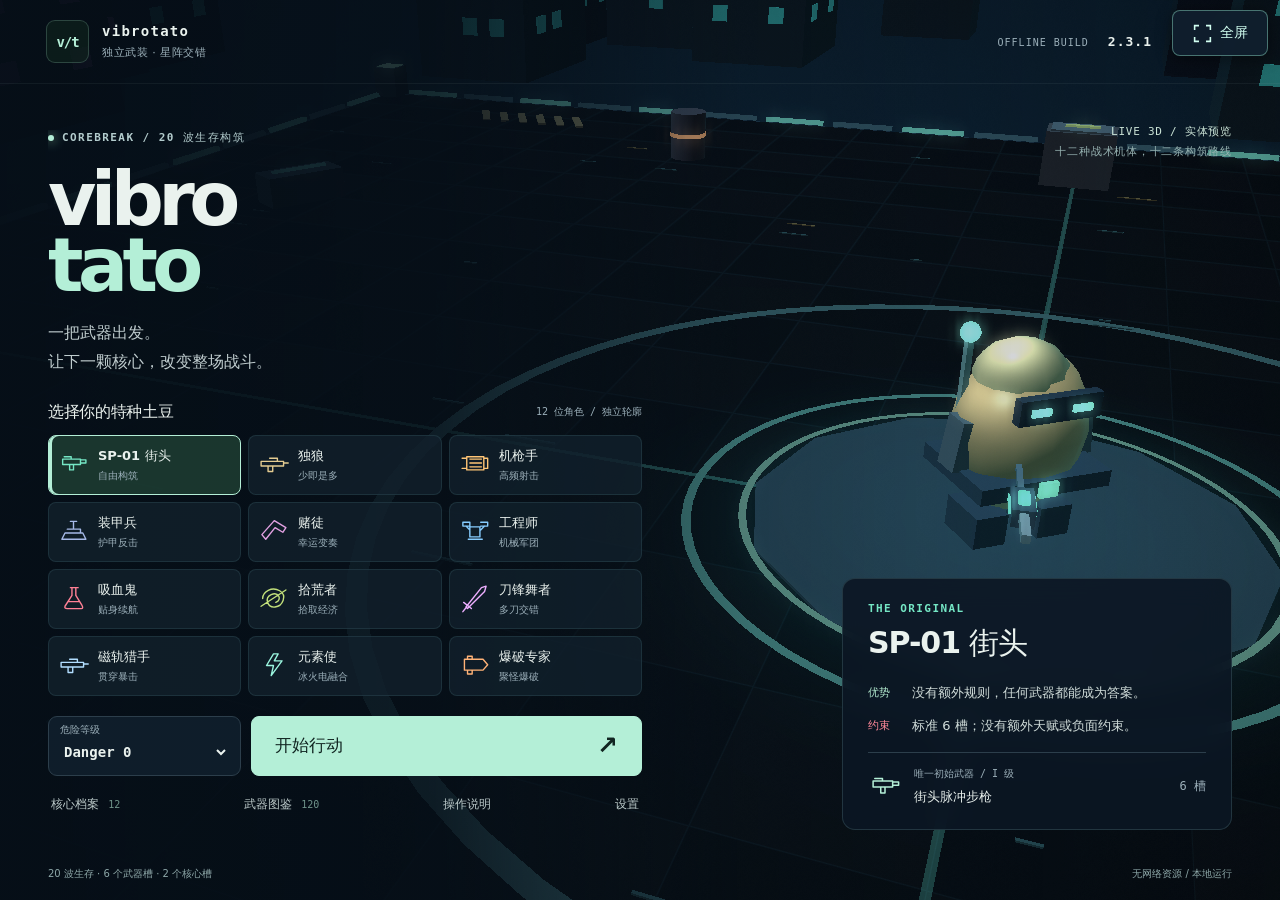
<file: vibrotato.html>
<!doctype html>
<html lang="zh-CN"><head>
<meta charset="utf-8"><meta name="viewport" content="width=device-width, initial-scale=1, viewport-fit=cover">
<meta name="theme-color" content="#09121c"><meta name="color-scheme" content="dark">
<title>vibrotato 2.3.1 — 星阵交错</title>
<style>/* Offline responsive interface. System fonts only. */
:root{
 --bg:#09121d;--surface:#101e2a;--surface2:#172633;--line:#2c3e4b;--muted:#9bafb9;--text:#eaf2ee;--mint:#b4efd7;
 --orange:#ffa058;--danger:#ff8899;--radius:14px;--mono:ui-monospace,SFMono-Regular,Consolas,monospace;
 font-family:Inter,"Segoe UI","PingFang SC","Microsoft YaHei",system-ui,sans-serif;color:var(--text);background:var(--bg);font-synthesis:none;
}
*{box-sizing:border-box}body{margin:0;width:100vw;height:100dvh;overflow:hidden;touch-action:none;background:var(--bg)}button,input,select{font:inherit}
button{cursor:pointer;color:var(--text);border:1px solid var(--line);border-radius:8px;background:#152530;min-height:44px;padding:10px 15px;font-size:14px;font-weight:650;transition:border-color .15s,background .15s,transform .12s;touch-action:manipulation}
button:hover{background:#20333f;border-color:#68888f}button:active{transform:translateY(1px)}button:focus-visible,input:focus-visible,select:focus-visible{outline:2px solid var(--mint);outline-offset:3px}
button:disabled{opacity:.4;cursor:not-allowed;transform:none}button.primary{background:var(--mint);color:#112521;border-color:var(--mint);font-weight:800}
button.primary:hover{background:#d0f8e7;border-color:#d0f8e7}button.primary.orange{background:#ffb06a;border-color:#ffb06a;color:#2b190d}
button.danger-button{background:#482532;color:#ffb5bd;border-color:#81515f}
h1,h2,h3,p{margin:0}h2{font-size:20px;letter-spacing:-.02em}h3{font-size:17px;line-height:1.4}p{line-height:1.7}
small{font-size:12px}svg{width:100%;height:100%;display:block}a{color:var(--mint)}
.hidden{display:none!important}.positive{color:#b3eacf}.negative{color:var(--danger)}.muted{color:var(--muted);font-size:14px;line-height:1.8}
.eyebrow{font-family:var(--mono);font-size:11px;letter-spacing:.13em;text-transform:uppercase;color:#b3cccd;display:flex;gap:8px;align-items:center;font-weight:600}
.dot{height:6px;width:6px;border-radius:50%;background:var(--mint);box-shadow:0 0 12px #aaf4cd}
#world,#overlayFX{position:fixed;inset:0;width:100%;height:100%;display:block}#overlayFX{pointer-events:none;z-index:2}#world{touch-action:none}
.menu{position:fixed;inset:0;z-index:5;display:flex;flex-direction:column;background:linear-gradient(90deg,rgba(6,15,24,.97),rgba(6,15,24,.84) 34%,rgba(6,15,24,.28) 58%,rgba(6,15,24,.08))}
.brandbar{height:84px;flex-shrink:0;display:flex;align-items:center;justify-content:space-between;padding:24px 46px;border-bottom:1px solid #829f9717}
.brand{display:flex;gap:13px;align-items:center;font:700 14px var(--mono);letter-spacing:.09em}.brand-mark{display:grid;place-items:center;width:43px;height:43px;color:var(--mint);border:1px solid #719b8a55;border-radius:9px;background:#11291f88;font-size:14px;letter-spacing:-.08em}
.brand-small{display:block;font:400 11px system-ui;letter-spacing:.05em;color:var(--muted);margin-top:6px}
.build-label{font:10px var(--mono);letter-spacing:.1em;color:var(--muted)}.build-label b{margin-left:12px;color:var(--text);font-size:13px}
.menu-content{display:grid;grid-template-columns:minmax(500px,600px) 1fr;flex:1;min-height:0;padding:24px 48px 12px;gap:52px;max-width:1800px;width:100%;margin:0 auto}
.menu-left{align-self:center;min-width:0;max-height:100%;overflow:auto;scrollbar-width:thin;scrollbar-color:#294438 transparent;padding-right:6px;touch-action:pan-y}
.menu-left>h1{font-size:clamp(55px,5.8vw,96px);line-height:.89;letter-spacing:-.075em;font-weight:900;margin:22px 0 20px}
.menu-left>h1 span{color:var(--mint)}.hero-copy{font-size:16px;color:#bfccce;line-height:1.8}
.roster-head{display:flex;justify-content:space-between;gap:8px;align-items:center;margin:25px 0 12px}.roster-head h2{font-size:16px}.roster-head span{font:10px var(--mono);color:var(--muted)}
.character-grid{display:grid;grid-template-columns:repeat(3,1fr);gap:7px}
.character-card{display:flex;gap:9px;align-items:center;text-align:left;padding:10px 9px;background:#12212dc9;min-height:60px;border-color:#34505b66}
.character-card.selected{background:#204134c9;border-color:#b4efd7;box-shadow:inset 3px 0 0 #b4efd7}
.char-icon{height:31px;width:31px;flex-shrink:0;color:var(--char)}.character-card b{font-size:13px;display:block;white-space:nowrap}.character-card small{font-size:10px;display:block;color:var(--muted);margin-top:4px}
.launch-row{display:flex;gap:10px;margin:20px 0 14px;align-items:stretch}
.danger-select{font-size:10px;color:var(--muted);padding:6px 11px;border:1px solid var(--line);background:#10202de6;border-radius:9px;min-width:154px}
.danger-select select{display:block;border:none;color:var(--text);font:700 14px var(--mono);background:transparent;width:100%;height:30px;outline:none}
.danger-select option{background:#10202d;color:var(--text)}button.launch{flex:1;font-size:17px;min-height:60px;display:flex;align-items:center;justify-content:space-between;padding:12px 23px}.launch span{font-size:25px}
.menu-links{display:flex;gap:6px;justify-content:space-between}.text-button{border:0;background:transparent;padding:4px 3px;min-height:30px;color:#bccaca;font-size:12px}.text-button:hover{background:transparent;color:var(--mint);border:0}.text-button span{color:#6f938a;font:10px var(--mono);margin-left:5px}
.menu-right{display:flex;flex-direction:column;justify-content:space-between;align-items:flex-end;min-width:0;pointer-events:none}
.model-corner{font:11px/1.8 var(--mono);color:#cae3d6;text-align:right;margin-top:14px;letter-spacing:.07em}.model-corner span{font:11px system-ui;color:#97b3b2}
.character-details{padding:23px 25px;background:#0b1724e8;border:1px solid #38535b88;border-radius:13px;width:min(100%,390px);margin-bottom:12px;backdrop-filter:blur(14px)}
.character-details h2{font-size:30px;margin:8px 0 18px;letter-spacing:-.035em}
.character-perk{display:grid;grid-template-columns:34px 1fr;gap:10px;margin-bottom:11px;align-items:start}.character-perk>span{font-size:11px;padding-top:3px}.character-perk p{font-size:13px;color:#d0dcd9;line-height:1.65}
.starter{display:flex;gap:12px;align-items:center;border-top:1px solid var(--line);padding-top:14px;margin-top:16px}.starter>span{width:34px;height:34px;color:var(--mint)}
.starter small{font:10px var(--mono);color:var(--muted);display:block;margin-bottom:5px}.starter b{font-size:13px}.starter em{margin-left:auto;color:var(--muted);font-style:normal;font:12px var(--mono)}
.menu-foot{display:flex;justify-content:space-between;padding:13px 48px 19px;font-size:10px;color:#8da7a8;flex-shrink:0}
.panel{background:#0a1824dc;border:1px solid #52717860;border-radius:11px;backdrop-filter:blur(10px)}
.hud{position:fixed;inset:0;z-index:4;pointer-events:none}.hud button{pointer-events:auto}
.hud-health{position:absolute;top:20px;left:22px;width:285px;padding:13px 15px 10px}
.health-label{display:flex;justify-content:space-between;align-items:center;margin-bottom:9px}.health-label>span{font-size:12px;color:#b4cbc6}
.health-label>b{font:800 24px var(--mono);letter-spacing:-.05em}.health-label small{font-size:14px;color:#90aab0;font-weight:500}
.health-bar{height:16px;position:relative;background:#223743;overflow:hidden;border-radius:4px}.health-fill,.health-trail,.health-ticks{position:absolute;inset:0 auto 0 0;width:100%}.health-trail{background:#edc8cd}.health-fill{background:#95e4c5}
.health-ticks{background-image:linear-gradient(90deg,transparent calc(100% - 1px),#102b34b5 0);pointer-events:none}.health-bottom{display:flex;justify-content:space-between;font-size:10px;margin-top:8px;color:#a7bcc0;gap:5px}
.xp-track{height:3px;background:#263b44;margin-top:9px;border-radius:3px;overflow:hidden}.xp-track i{display:block;height:100%;width:0;background:#7fb6db}
.wave-panel{position:absolute;top:20px;left:50%;transform:translateX(-50%);width:230px;padding:11px 17px}.wave-panel>span{font-size:11px;color:#b7cfcc}.wave-panel>div:not(#boss-hud){display:flex;justify-content:space-between;align-items:center;margin-top:5px}
#wave-number{font:800 25px var(--mono)}#wave-number small{font:12px var(--mono);color:var(--muted)}#wave-timer{font:700 25px var(--mono);color:var(--mint)}
#boss-hud{font-size:10px;margin-top:9px;color:#ffc5cb}.boss-track{height:5px;background:#61333e;margin-top:5px;border-radius:4px}.boss-track i{display:block;height:100%;background:#f99caf}
.hud-tools{position:absolute;top:20px;right:22px;display:flex;flex-direction:column;align-items:flex-end;gap:8px}.currency{display:flex;gap:13px;align-items:center;padding:10px 14px}.currency>span{font-size:11px;color:#b6c9c8}.currency b{font:700 24px var(--mono);color:#ffe1a5}.currency small{font:11px var(--mono);border-left:1px solid var(--line);padding-left:12px}
.hud-buttons{display:flex;gap:5px}.hud-buttons button{font-size:11px;padding:6px 10px;min-height:34px;background:#142838da}.hud-buttons kbd{font-size:9px;color:var(--muted)}
.loadout{position:absolute;left:50%;bottom:22px;transform:translateX(-50%);display:flex;gap:6px;padding:7px;border-radius:12px;background:#0a1824d4;border:1px solid #36515b88}
.hud-weapon,.hud-empty{width:53px;height:53px;min-height:53px;position:relative;border-radius:7px;background:#172c38cc;border:1px solid #587a8355;color:var(--rarity,#83b7a8);padding:6px}
.hud-weapon b{position:absolute;bottom:1px;right:4px;font:700 10px var(--mono);color:#f4f3df;background:#102028;padding:1px 3px;border-radius:3px}.hud-empty{color:#618079;display:grid;place-items:center;font:11px var(--mono)}
.core-status{position:absolute;bottom:99px;left:50%;transform:translateX(-50%);display:flex;gap:8px;width:max-content;max-width:calc(100vw - 30px)}
.core-chip{display:flex;gap:8px;align-items:center;width:228px;padding:9px 12px;background:#1a211ee6;border:1px solid #ca915a66;border-radius:9px;transition:box-shadow .1s}
.core-chip>span{width:30px;height:30px;flex-shrink:0;color:#ffb776}.core-chip>div{position:relative;flex:1;padding-bottom:6px}.core-chip b{font-size:12px;display:block;color:#ffcb96}.core-chip small{font-size:10px;color:#d5c7b5;display:block;margin-top:4px;white-space:nowrap}.core-chip i{position:absolute;left:0;bottom:0;height:2px;background:#ffc488;max-width:100%}.core-chip.proc{box-shadow:0 0 26px #ffaf6366;border-color:#ffb362}
.desktop-skills{position:absolute;right:23px;bottom:26px;display:flex;gap:8px}.desktop-skills button{background:#142632dd;font-size:11px;min-width:98px;position:relative;padding-bottom:22px}.desktop-skills kbd{font-size:10px;color:#b3cfcc;display:block;margin-top:4px}.desktop-skills b{position:absolute;bottom:4px;left:0;right:0;font:10px var(--mono);color:var(--mint)}
.touch-controls{position:fixed;inset:0;z-index:6;pointer-events:none;touch-action:none}
.joystick{position:absolute;bottom:max(28px,env(safe-area-inset-bottom));left:max(22px,env(safe-area-inset-left));height:136px;width:136px;border:1px solid #9ccdb55e;border-radius:50%;background:#13292e55;pointer-events:auto;touch-action:none;box-shadow:inset 0 0 0 13px #8fdbd308}
.joystick:before,.joystick:after{content:"";position:absolute;left:18px;right:18px;top:50%;height:1px;background:#97cdca2a}.joystick:after{left:50%;width:1px;top:18px;bottom:18px;height:auto;right:auto}
.joy-thumb{width:48px;height:48px;position:absolute;left:43px;top:43px;background:#b2e8d26b;border:1px solid #c2f2d798;border-radius:50%;box-shadow:0 2px 20px #07232266;pointer-events:none}.joystick small{position:absolute;bottom:9px;left:0;right:0;text-align:center;font-size:10px;color:#b8dbc777}
.touch-skills{position:absolute;bottom:max(36px,env(safe-area-inset-bottom));right:max(20px,env(safe-area-inset-right));display:flex;align-items:flex-end;gap:12px}
.touch-skills button{pointer-events:auto;width:67px;height:67px;min-height:67px;border-radius:50%;background:#122b35ba;border:1px solid #aed9d497;touch-action:none;padding:5px}
.touch-skills #touch-dash{width:80px;height:80px;border-color:#cffce0a1;background:#37594a88}.touch-skills b{display:block;font-size:14px}.touch-skills span{display:block;font-size:20px;color:var(--mint)}.touch-skills .cooling{opacity:.58}
.screen{position:fixed;inset:0;z-index:7;background:#09131df7;overflow-y:auto;overscroll-behavior:contain;touch-action:pan-y;scrollbar-width:thin;scrollbar-color:#456458 #0c1720}
.screen-inner{width:min(1440px,100%);margin:0 auto;padding:26px 40px 145px}
.market-header{display:flex;justify-content:space-between;align-items:center;gap:20px;margin-bottom:17px}.market-header h1{font-size:28px;letter-spacing:-.04em;margin-top:10px}.market-subtitle{display:block;color:var(--muted);font-size:13px;font-weight:400;margin-top:8px;letter-spacing:0}
.shop-wallet{text-align:right;min-width:130px}.shop-wallet>span{display:block;font-size:11px;color:#a1b9b5}.shop-wallet b{font:750 43px var(--mono);color:#fce5b4;display:block;letter-spacing:-.05em;margin:4px 0}.shop-wallet small{font:11px var(--mono);color:var(--muted)}
.shop-summary{display:flex;align-items:center;justify-content:space-between;border-top:1px solid #30464c;border-bottom:1px solid #30464c;padding:10px 0;margin-bottom:20px;gap:12px}
.ledger{display:flex;gap:20px;flex-wrap:wrap}.ledger>span{font-size:11px;color:#b3c5c2}.ledger b{color:#d4e6de;font:11px var(--mono);margin-left:6px}.shop-summary>button{font-size:11px;min-height:31px;padding:4px 10px}
.offers{display:grid;grid-template-columns:repeat(4,minmax(0,1fr));gap:13px;align-items:stretch}
.offer{border:1px solid #3b5360;background:linear-gradient(140deg,#152b35,#101c28);border-radius:12px;padding:14px;display:flex;flex-direction:column;min-width:0;position:relative;overflow:hidden}
.offer:before{content:"";height:2px;position:absolute;left:14px;right:14px;top:0;background:var(--rarity);opacity:.8}.offer-top{display:flex;align-items:center;justify-content:space-between;gap:6px;margin-bottom:14px}
.rarity-label{font:10px/1.5 var(--mono);color:var(--rarity,#afbec8)}button.lock{font-size:10px;padding:4px 8px;min-height:29px;flex-shrink:0;background:#192e36;border-color:#516d7055;border-radius:5px;color:#b6cdca}.lock.locked{background:#addec82b;border-color:#a6d4bd;color:#c5ead7}
.offer-identity{display:flex;align-items:center;gap:11px;text-align:left;border:0;padding:0;background:transparent;min-height:66px;margin-bottom:14px}
.offer-identity:hover{background:transparent;border:0}.item-icon{width:47px;height:47px;flex-shrink:0;color:var(--rarity,#afbec8);background:#1a303c;border:1px solid #536f774d;border-radius:10px;padding:6px}
.offer-identity small{font-size:10px;color:#b3c9c4;display:block;line-height:1.5;margin-bottom:6px}.offer-identity h3{font-size:18px;letter-spacing:-.04em;line-height:1.3;color:#eef4ef}
.weapon-metrics{display:flex;flex-wrap:wrap;gap:8px;margin-bottom:11px}.weapon-metrics span{font-size:10px;color:#a3bfc2;border-right:1px solid #3c59615e;padding-right:8px}.weapon-metrics span:last-child{border:0}.weapon-metrics b{font:600 14px var(--mono);color:#edf2dc}
.tags{display:flex;gap:4px;flex-wrap:wrap;margin-bottom:11px}.tags>span{font-size:10px;padding:3px 7px;color:#b5d2cc;background:#4561592b;border:1px solid #6b938336;border-radius:4px}
.tags.big{gap:7px}.tags.big>span{font-size:13px;padding:6px 10px}
.item-desc{font-size:13px;line-height:1.65;color:#c0cdcb;min-height:43px;margin-bottom:11px}
.trade{font-size:12px;line-height:1.65;color:#e4adab;padding:9px 0;border-top:1px solid #5d737035;margin-top:2px}
.offer-bottom{margin-top:auto;padding-top:12px}.price{display:flex;gap:7px;align-items:baseline;margin-bottom:12px}.price b{font:700 24px var(--mono);letter-spacing:-.04em;color:#f4e4bf}.price>span{font-size:10px;color:#a9b7b5}.detail-link{margin-left:auto;border:0;background:none;padding:3px;min-height:26px;font-size:10px;color:#a5c8ba}
.buy-buttons{display:flex;gap:6px;flex-wrap:wrap}.buy-buttons button{padding:9px 8px;min-height:42px;flex:1;font-size:12px;white-space:nowrap}
.stat-inline{display:flex;flex-wrap:wrap;gap:7px 10px;font-size:12px;line-height:1.6;margin-bottom:11px}.stat-inline span{display:block}.stat-inline b{font:700 13px var(--mono)}
.stat-lines{display:flex;flex-direction:column;gap:10px;padding:12px 0}.stat-lines>span{font-size:15px;display:flex;gap:10px}.stat-lines b{font:700 21px var(--mono)}
.legendary{--rarity:#ffa15b;border-color:#ab704b!important;background:linear-gradient(140deg,#322719,#171f29)!important;box-shadow:inset 0 1px 0 #ffbf8044,0 0 22px #ff8a3512}
.legendary .item-icon,.legendary .rarity-label,.legendary .offer-identity h3{color:#ffb97b}
.signature{font-size:10px;color:#dfba94;margin:0 0 12px}.core-effect{font-size:13px;line-height:1.7;color:#f6dcc0;margin-bottom:12px}
.core-condition{font-size:12px;line-height:1.65;padding:10px;background:#080e1566;border:1px solid #84654855;border-radius:6px;margin-bottom:10px;color:#d3c9b5}.core-condition>span{display:block;color:#a8b4aa;font-size:9px;margin-bottom:4px}
.sold{align-items:center;justify-content:center;text-align:center;min-height:330px;border-style:dashed;background:#0d1b25}.sold:before{display:none}.sold-symbol{width:49px;height:49px;display:grid;place-items:center;border:1px solid #537461;color:#9bd2b7;border-radius:50%;margin-bottom:14px;font-size:24px}.sold p{font-size:13px;color:var(--muted);margin:10px 0}.sold span{font-size:11px}
.armory{margin-top:23px}.section-head{display:flex;align-items:center;justify-content:space-between;gap:10px;margin-bottom:12px}.section-head h2{font-size:16px}.section-head h2>span{font:11px var(--mono);color:var(--muted);margin-left:8px}.section-head>p{font-size:11px;color:var(--muted)}
.owned-weapons{display:grid;grid-template-columns:repeat(6,minmax(0,1fr));gap:9px}.owned-weapon,.empty-slot{display:flex;align-items:center;gap:9px;min-height:74px;padding:11px 10px;background:#11232e;border:1px solid #3c576254;border-radius:8px;text-align:left;min-width:0}
.owned-weapon>span{width:33px;height:33px;flex-shrink:0;color:var(--rarity)}.owned-weapon>div{min-width:0}.owned-weapon b{font-size:12px;display:block;overflow:hidden;text-overflow:ellipsis;white-space:nowrap}.owned-weapon small{font-size:9px;color:#9fbdba;display:block;margin-top:6px}
.owned-weapon.targeted{border-color:var(--mint)}.empty-slot{border-style:dashed;color:#698782;font-size:10px;justify-content:center}.empty-slot b{font-size:20px;font-weight:400}
.shop-build{display:grid;grid-template-columns:1.3fr 1fr;gap:24px;margin-top:24px}.core-slots{display:grid;grid-template-columns:repeat(2,minmax(0,1fr));gap:9px}
.installed-core,.core-empty{display:flex;align-items:center;gap:10px;padding:12px;text-align:left;border:1px solid #86664566;border-radius:8px;background:#22241e99;min-height:73px}.installed-core>span{width:28px;height:28px;flex-shrink:0;color:#edb981}.installed-core b,.core-empty b{font-size:12px;display:block}.installed-core small,.core-empty small{font-size:9px;color:#b6b7a5;display:block;margin-top:5px}.installed-core em{font-size:9px;color:#d8af82;white-space:nowrap;font-style:normal;margin-left:auto}.core-empty{border-style:dashed}.core-empty>span{font-size:27px;color:#6f7565}
.loot-summary{align-self:end;display:flex;gap:16px;align-items:center;padding:16px 18px;border:1px solid #45645e4d;border-radius:10px;background:#11232a}.loot-summary .loot-icon{width:36px;height:36px;color:#aecec0}.loot-summary h3{font-size:13px}.loot-summary h3 b{font:700 17px var(--mono);margin-left:8px;color:var(--mint)}.loot-summary p{font-size:10px;color:var(--muted);margin:5px 0}.loot-summary button{font-size:11px;min-height:32px;padding:5px 10px}
.shop-foot-note{font-size:10px;color:#96aca8;padding-top:18px;line-height:1.7}
.market-footer{position:fixed;bottom:0;left:0;right:0;display:flex;justify-content:space-between;gap:16px;padding:17px max(40px,calc((100vw - 1360px)/2));padding-bottom:max(17px,env(safe-area-inset-bottom));background:#09171fef;border-top:1px solid #3d5a58;backdrop-filter:blur(16px);z-index:8}
.market-actions{display:flex;gap:10px}.market-actions button{font-size:13px;min-height:55px;display:flex;align-items:center;gap:12px;background:#172c34}.market-actions b{font:700 19px var(--mono);color:#f1deae}.market-actions small{font-size:10px;color:#a7bdb5}
.next-wave{min-width:230px;display:flex;gap:20px;justify-content:space-between;align-items:center;font:700 12px var(--mono);min-height:55px}.next-wave>span{font:750 16px system-ui}
.modal-shade{position:fixed;inset:0;display:grid;place-items:center;z-index:20;background:#040912bd;padding:28px;backdrop-filter:blur(10px);touch-action:pan-y}
.modal{background:#101f2b;border:1px solid #456471;border-radius:17px;width:min(650px,100%);max-height:calc(100dvh - 56px);display:flex;flex-direction:column;overflow:hidden;box-shadow:0 24px 100px #0008;outline:none}
.modal.wide{width:min(1040px,100%)}.modal-head{display:flex;justify-content:space-between;align-items:center;gap:18px;padding:20px 24px;border-bottom:1px solid #37505a;flex-shrink:0}.modal-head h2{font-size:18px}.close-btn{min-width:35px;min-height:35px;padding:3px 8px;font-size:24px;border-radius:7px;font-weight:400;background:#1a3039;color:#aac5c6}
.modal-body{overflow-y:auto;touch-action:pan-y;overscroll-behavior:contain;padding:24px;scrollbar-width:thin;scrollbar-color:#4c6a60 #10202a}
.modal-foot{display:flex;gap:10px;justify-content:flex-end;align-items:center;padding:16px 24px;border-top:1px solid #37505a;background:#0c1a25;flex-shrink:0;flex-wrap:wrap}
.modal-foot button{min-height:46px}.lead{font-size:16px;line-height:1.8;color:#d4e1dc;margin-bottom:14px}
.notice{padding:13px 15px;font-size:13px;line-height:1.8;background:#29453655;border:1px solid #6685754f;border-radius:8px;color:#c4d9cb;margin:14px 0}
.pause-grid{display:grid;grid-template-columns:1fr 1fr;gap:10px;margin:20px 0}.setting{display:flex;align-items:center;justify-content:space-between;padding:20px 0;gap:15px;border-bottom:1px solid var(--line)}.setting:first-child{padding-top:0}.setting:last-of-type{margin-bottom:20px}.setting b{font-size:15px}.setting p{color:var(--muted);font-size:13px;margin-top:6px}.setting>button{min-width:68px}
.help-grid{display:grid;grid-template-columns:1fr 1fr;gap:25px}.help-grid h3{font-size:16px;margin-bottom:8px;color:#c5eed8}.help-grid p{font-size:14px;color:#b4cac3}
.detail-hero{display:flex;align-items:center;gap:18px;padding:18px;background:#182e3a;border:1px solid #48637366;border-radius:11px;margin-bottom:18px}.detail-hero>span{width:66px;height:66px;color:var(--rarity,#b2d8d0);flex-shrink:0}.detail-hero h3{font-size:26px;line-height:1.25;margin:8px 0 6px;letter-spacing:-.045em}.detail-hero h3 small{font:17px var(--mono)}.detail-hero p{font:11px/1.6 var(--mono);color:#acc1b7}
.core-reward{padding:0 2px 17px}.core-reward .eyebrow{color:#f6bd7f}.core-reward>p{font-size:18px;line-height:1.75;color:#f6ddbe;margin-top:10px}
.condition-box{background:#182e37;border:1px solid #3b5964;border-radius:9px;padding:15px;margin-bottom:13px}.condition-box>b{font-size:12px;color:#a9c1b9}.condition-box>p{font-size:15px;margin:7px 0 11px}
.condition-current{min-height:31px;border:1px solid #6d877355;background:#213831;position:relative;border-radius:5px;overflow:hidden;padding:7px 9px}.condition-current>span{position:absolute;left:0;top:0;bottom:0;background:#72b58c38;pointer-events:none}.condition-current>b{position:relative;display:block;font-size:11px;font-weight:600;color:#c9e8d2}
.cost-box{background:#43242a50;border:1px solid #915a685c;border-radius:8px;padding:13px 15px;margin:14px 0}.cost-box>b{font-size:12px;color:#ffb0bb}.cost-box>p{color:#e7b7bd;font-size:15px;line-height:1.8;margin-top:5px}
.core-tip{font-size:14px;color:#c0d0cb;line-height:1.8;padding:2px 2px 10px}.safety-note{font-size:11px;color:#97aaa6;line-height:1.7;border-top:1px solid #304851;padding-top:15px;margin-top:18px}
.subheading{font-size:15px;margin:22px 0 13px;color:#d8e6dc}.comparison{background:#0c1b25;border:1px solid #304951;border-radius:8px;padding:5px 13px}.comparison>div{display:grid;grid-template-columns:1fr .8fr .9fr;gap:10px;padding:10px 0;align-items:center;border-bottom:1px solid #334b5133;font-size:13px}.comparison>div:last-child{border-bottom:0}.comparison b{font:700 14px var(--mono)}.comparison>div>span:nth-child(2){color:#94b1ae;font:13px var(--mono)}
.checkout{display:flex;align-items:center;justify-content:space-between;gap:18px;width:100%;font-size:13px}.checkout b{font:700 21px var(--mono);color:#f5d7a2}.checkout small{display:block;color:var(--muted);font-size:11px;margin-top:6px}.checkout-price{font:700 16px var(--mono);margin-right:auto;color:#ffe2b2}
.replacement-grid{display:grid;grid-template-columns:1fr 1fr;gap:10px}.replacement-grid>button{text-align:left;padding:15px}.replacement-grid>button.selected{border-color:#ffb578;background:#4a3424}.replacement-grid svg{width:34px;height:34px;color:#ffb97b;margin-bottom:12px}.replacement-grid b,.replacement-grid small{display:block}.replacement-grid small{font-size:10px;color:#c6b1a1;margin-top:6px}
.damage-preview{display:grid;grid-template-columns:repeat(3,1fr);gap:9px;margin:20px 0}.damage-preview>div{background:#0b1b25;border-radius:7px;padding:15px 10px;text-align:center;border:1px solid #3b565b66}.damage-preview b{display:block;font:700 25px var(--mono);color:#d5f2d8}.damage-preview span{display:block;font-size:10px;color:#afc6ba;margin-top:7px}
.scaling-info{padding:15px;background:#18333b;border:1px solid #4b6e7155;border-radius:8px}.scaling-info>b{font-size:13px;color:#cee5da}.scaling-info p{font-size:14px;color:#b6cdc5;margin-top:7px}
.upgrade-screen{max-width:1100px;margin:0 auto;padding:80px 30px 45px}.upgrade-screen>h1{font-size:48px;font-weight:850;line-height:1.16;margin:18px 0;letter-spacing:-.04em}.upgrade-screen>h1>span{color:var(--mint)}.upgrade-screen>p{font-size:14px;color:var(--muted)}
.upgrade-grid{display:grid;grid-template-columns:repeat(3,1fr);gap:19px;margin:32px 0 25px}.upgrade-card{text-align:left;display:flex;flex-direction:column;padding:24px;background:#132a32;border:1px solid #4e74677d;min-height:345px}.upgrade-card.risky{background:linear-gradient(145deg,#34252b,#17212d);border-color:#aa76826b}.upgrade-top{display:flex;justify-content:space-between;align-items:center;margin-bottom:24px}.upgrade-top>span{font-size:10px;color:#bacac3}.risky .upgrade-top>span{color:#ffc0c1}.upgrade-top kbd{font:13px var(--mono);padding:6px 10px;background:#08141c80;border:1px solid #55756844;border-radius:5px}.upgrade-icon{width:58px;height:58px;color:var(--mint);margin:3px 0 20px}.risky .upgrade-icon{color:#f5a8b9}.upgrade-card h2{font-size:23px;margin-bottom:12px}.choose{margin-top:auto;padding-top:22px;font-size:12px;color:#cdebcf}.upgrade-hint{color:#8facaa;font-size:12px}
.build-overview{display:grid;grid-template-columns:2fr .8fr .8fr;gap:13px;padding-bottom:18px;border-bottom:1px solid #3a5158}.build-overview>div{display:flex;flex-direction:column;justify-content:center}.build-overview>div:not(:first-child){text-align:center;padding:14px;background:#0d1b25;border-radius:7px}.build-overview>div:first-child>b{font-size:21px;color:var(--mint);margin-bottom:10px}.build-overview p{font-size:12px;line-height:1.7}.build-overview span{font-size:11px;color:var(--muted)}.build-overview>div:not(:first-child)>b{font:700 28px var(--mono);margin:10px 0;color:#dff2d4}.build-overview small{font-size:9px;color:#94aca3}
.stats-grid{display:grid;grid-template-columns:1fr 1fr;gap:8px}.stat-row{border:1px solid #37556080;border-radius:6px;background:#0d1d28}.stat-row summary{display:flex;justify-content:space-between;align-items:center;padding:11px 12px;gap:15px;cursor:pointer;list-style:none}.stat-row summary>span{display:flex;gap:10px;align-items:center}.stat-row summary svg{width:23px;height:23px;color:#94bfb1}.stat-row summary b{font-size:12px;font-weight:500}.stat-row summary strong{font:650 15px var(--mono)}.stat-row>div{border-top:1px solid #37556080;padding:8px 12px}.stat-row p{font-size:11px;display:flex;justify-content:space-between;gap:10px;color:#a9c0b8;margin:6px 0}
.set-grid{display:grid;grid-template-columns:repeat(3,1fr);gap:10px}.set-card{padding:14px;border:1px solid #304a53;border-radius:8px;background:#0c1a25;opacity:.78}.set-card.active{opacity:1;border-color:#648873;background:#183126}.set-card h3{font-size:14px;margin-bottom:9px;display:flex;justify-content:space-between}.set-card h3>b{font:11px var(--mono);color:#a5c9b2}.set-card p{font-size:11px;margin:6px 0;color:#92a9a3;line-height:1.7}.set-card p.positive{color:#ceefd5}.set-card p>b{margin-right:3px;border:1px solid #627c7440;padding:0 3px;font:10px var(--mono)}
.item-list{display:flex;flex-wrap:wrap;gap:8px}.item-list>span{display:flex;gap:7px;align-items:center;font-size:11px;background:#172e32;padding:8px 10px;border-radius:5px;border:1px solid #3658517d}.item-list svg{width:19px;height:19px;color:#a5d3b6}.item-list b{font:11px var(--mono);color:#d4e7d3}
.satchel-list{margin-top:18px}.loot-row{display:flex;gap:18px;padding:20px 0;align-items:center;border-bottom:1px solid #35505a}.loot-icon{width:40px;height:40px;color:#b0d9c5;flex-shrink:0}.loot-row>div:nth-child(2){flex:1}.loot-row h3{font-size:16px;margin-bottom:8px}.loot-row>div:last-child{display:flex;gap:8px}.loot-row button{font-size:12px}.empty-state{padding:50px 12px;text-align:center;color:#9fb9af;font-size:15px;line-height:1.8}
.library-grid{display:grid;grid-template-columns:repeat(3,1fr);gap:13px;margin-top:20px}.library-card{text-align:left;padding:19px;min-height:228px;display:flex;flex-direction:column;align-items:flex-start}.library-icon{width:42px;height:42px;color:#ffd09e;margin-bottom:16px}.library-card>small{font-size:11px;color:#d0bba0}.library-card>h3{font-size:19px;color:#ffe1bd;margin:5px 0 10px}.library-card>p{font-size:12px;color:#c9c7b8;line-height:1.6;margin-bottom:12px}.library-card>span:last-child{margin-top:auto;font-size:10px;color:#e9af73}
.search-row{display:flex;align-items:center;gap:14px;margin-bottom:18px}.search-row input{flex:1;min-width:0;background:#0b1c27;border:1px solid #476573;border-radius:7px;padding:12px 14px;color:#e7f3e9;font-size:13px}.search-row>span{font-size:10px;color:var(--muted)}
.arsenal-grid{display:grid;grid-template-columns:repeat(3,1fr);gap:9px}.catalog-card{display:flex;align-items:center;gap:11px;padding:12px;background:#142832;text-align:left;min-width:0}.catalog-card>span{color:var(--rarity);width:36px;height:36px;flex-shrink:0}.catalog-card>div{min-width:0}.catalog-card small{font-size:9px;color:#a6bfb9;display:block;margin-bottom:4px}.catalog-card b{font-size:12px;display:block}.catalog-card p{font-size:9px;color:#9db4aa;margin-top:5px}
.result-screen{width:min(950px,100%);margin:0 auto;padding:65px 28px}.result-screen>h1{font-size:50px;line-height:1.2;letter-spacing:-.05em;margin:20px 0}.result-reason{font-size:20px;color:#f5b7b6;margin-bottom:10px}.result-numbers{display:grid;grid-template-columns:repeat(4,1fr);gap:15px;margin:33px 0}.result-numbers>div{padding:20px;text-align:center;border:1px solid #365556;background:#162c32;border-radius:10px}.result-numbers b{font:700 34px var(--mono);color:#d5efd0;display:block}.result-numbers span{font-size:11px;color:#a7c0b7;display:block;margin-top:12px}
.result-core{display:flex;gap:16px;align-items:center;border:1px solid #8f684755;background:#30281c60;border-radius:7px;margin-bottom:9px;padding:12px 15px;font-size:13px}.result-core svg{width:31px;height:31px;color:#f0b880}.result-core b{flex:1;color:#f1c798}.result-core span{font:11px var(--mono);color:#cabfb0}
.death-log{margin:25px 0;border:1px solid #76505c55;background:#2c1f2966;border-radius:10px;padding:15px 19px}.death-log summary{font-size:14px;cursor:pointer}.death-log p{font-size:12px;display:flex;justify-content:space-between;gap:12px;border-top:1px solid #6d4f5744;margin-top:10px;padding-top:10px;color:#c8babe}.death-log b{font:12px var(--mono);white-space:nowrap}
.result-actions{display:flex;gap:12px;margin:30px 0 20px}.result-actions button{padding:13px 18px}
.toast{position:fixed;left:50%;top:142px;transform:translate(-50%,-12px);opacity:0;pointer-events:none;z-index:30;display:flex;gap:13px;align-items:center;border:1px solid #80ad966b;background:#0e252bec;border-radius:10px;padding:13px 19px;transition:opacity .15s,transform .15s;min-width:260px;max-width:calc(100vw - 32px);box-shadow:0 8px 40px #0006}
.toast.show{opacity:1;transform:translate(-50%,0)}.toast-line{width:3px;align-self:stretch;background:#b8efc7;border-radius:3px}.toast b{font-size:13px;color:#d4f1da}.toast p{font-size:11px;color:#aac5b7;margin-top:5px;line-height:1.6}
.fatal{position:fixed;inset:0;z-index:100;display:flex;flex-direction:column;align-items:flex-start;justify-content:center;padding:12vw;background:#08141f;gap:20px}.fatal h2{font-size:30px}.fatal p{font-size:16px;color:#bdd0c6;max-width:700px}.fatal pre{white-space:pre-wrap;font-size:13px;color:#efabba;max-height:30vh;overflow:auto}
@media(min-width:1500px){.menu-content{grid-template-columns:620px 1fr;padding-top:38px}.character-card{min-height:68px}.character-card b{font-size:14px}.menu-left>h1{font-size:104px}.character-details{width:410px}}
@media(max-height:790px) and (min-width:960px){
 .brandbar{height:64px;padding-top:14px;padding-bottom:14px}.menu-content{padding-top:16px}.menu-left>h1{font-size:62px;margin:15px 0 13px}.hero-copy{font-size:13px}.roster-head{margin-top:16px}.character-card{min-height:53px;padding:7px 9px}.char-icon{width:27px;height:27px}.launch-row{margin:14px 0 7px}.launch-row .launch{min-height:50px}.menu-foot{padding-bottom:12px}.character-details{padding:19px}.character-details h2{font-size:25px}
}
@media(max-width:1100px){
 .menu-content{grid-template-columns:480px 1fr;gap:24px;padding-left:30px;padding-right:30px}.brandbar{padding-left:30px;padding-right:30px}.character-details{padding:18px}.character-details h2{font-size:25px}
 .desktop-skills{right:14px;bottom:110px}.screen-inner{padding:22px 24px 137px}.offers{grid-template-columns:repeat(2,minmax(0,1fr))}.offer{min-height:345px}.offer-identity h3{font-size:20px}.owned-weapons{grid-template-columns:repeat(3,minmax(0,1fr))}.shop-build{grid-template-columns:1fr}.market-footer{padding-left:24px;padding-right:24px}
 .hud-health{width:244px}.wave-panel{width:196px}.hud-tools .currency>span{display:none}.core-chip{width:210px}
}
@media(max-width:759px){
 .menu{background:linear-gradient(0deg,rgba(5,15,23,.98) 0,rgba(5,15,23,.97) 51%,rgba(5,15,23,.86) 78%,rgba(5,15,23,.83));overflow-y:auto;touch-action:pan-y;overscroll-behavior:contain}
 .brandbar{height:65px;padding:16px 18px}.brand-mark{width:34px;height:34px;font-size:12px}.brand{font-size:11px;gap:10px}.brand-small{font-size:9px;margin-top:4px}.build-label{font-size:8px}.build-label b{font-size:10px;margin-left:5px}
 .menu-content{display:flex;flex-direction:column;padding:20px 18px 12px;gap:16px;flex:initial}.menu-left{overflow:visible;max-height:none;padding:0;align-self:stretch;order:1}.menu-left .eyebrow{font-size:9px}
 .menu-left>h1{font-size:58px;line-height:.92;margin:17px 0 15px;display:inline-block}.menu-left>h1 br{display:none}.menu-left>h1 span{margin-left:8px}.hero-copy{font-size:13px;line-height:1.7}.hero-copy br{display:none}
 .roster-head{margin:22px 0 11px}.roster-head h2{font-size:14px}.roster-head span{font-size:8px}.character-grid{gap:6px}.character-card{padding:9px 6px;gap:6px;min-height:62px;flex-direction:column;align-items:center;text-align:center}
 .char-icon{width:28px;height:28px}.character-card b{font-size:11px;letter-spacing:-.03em}.character-card small{font-size:8px;margin-top:3px}
 .launch-row{margin:17px 0 11px}.danger-select{min-width:129px;padding:5px 9px}.danger-select select{font-size:12px}.launch-row .launch{min-height:56px;font-size:15px;padding:12px 15px}.menu-links{gap:9px;flex-wrap:wrap;justify-content:flex-start}.menu-links .text-button{font-size:11px}
 .menu-right{order:2;display:block}.model-corner{display:none}.character-details{width:100%;margin:0;padding:17px 18px;background:#152933bb}.character-details h2{font-size:23px;margin:7px 0 12px}.character-perk p{font-size:12px}.starter{margin-top:11px;padding-top:10px}.starter b{font-size:12px}.menu-foot{font-size:9px;padding:10px 18px 20px;gap:10px;line-height:1.7}.menu-foot>span:last-child{display:none}
 .hud-health{top:max(10px,env(safe-area-inset-top));left:10px;width:calc(100% - 156px);max-width:260px;padding:10px 10px 9px;border-radius:9px}.health-label{margin-bottom:7px}.health-label>span{font-size:9px}.health-label>b{font-size:21px}.health-label small{font-size:11px}.health-bar{height:16px}.health-bottom{font-size:8px;gap:4px}.xp-track{margin-top:6px}
 .wave-panel{top:max(10px,env(safe-area-inset-top));left:auto;right:10px;transform:none;width:127px;padding:10px;border-radius:9px}.wave-panel>span{font-size:9px}#wave-number{font-size:21px}#wave-number small{font-size:10px}#wave-timer{font-size:20px}
 .hud-tools{left:10px;top:114px;right:10px;flex-direction:row;align-items:center;justify-content:space-between;gap:8px}.currency{border:0;backdrop-filter:none;background:#102531bf;padding:5px 8px;gap:8px;border-radius:6px}.currency b{font-size:15px}.currency small{font-size:9px;padding-left:7px}.hud-buttons{gap:4px}.hud-buttons button{min-height:33px;font-size:10px;padding:5px 8px}.hud-buttons kbd{display:none}
 .core-status{bottom:223px;gap:5px;max-width:calc(100vw - 20px)}.core-chip{width:calc((100vw - 26px)/2);max-width:220px;padding:7px 8px;gap:6px;border-radius:7px}.core-chip>span{width:23px;height:23px}.core-chip b{font-size:10px}.core-chip small{font-size:8px;white-space:normal;line-height:1.4;min-height:19px}.core-chip>div{padding-bottom:5px;min-width:0}
 .loadout{bottom:172px;gap:4px;padding:5px;border-radius:8px;max-width:calc(100vw - 16px)}.hud-weapon,.hud-empty{width:39px;height:39px;min-height:39px;padding:4px;border-radius:5px}.hud-weapon b{font-size:8px;right:2px}
 .desktop-skills{display:none}.joystick{left:20px;bottom:max(24px,env(safe-area-inset-bottom))}.touch-skills{right:17px;bottom:max(33px,env(safe-area-inset-bottom));gap:9px}
 .screen-inner{padding:20px 16px 170px}.market-header{gap:9px;margin-bottom:16px;align-items:flex-start}.market-header h1{font-size:21px;line-height:1.3;max-width:230px}.market-header .eyebrow{font-size:9px}.market-subtitle{font-size:11px;line-height:1.6;max-width:210px;margin-top:8px}.shop-wallet{min-width:83px}.shop-wallet>span{font-size:10px}.shop-wallet b{font-size:30px}.shop-wallet small{font-size:9px}
 .shop-summary{align-items:flex-start;gap:8px;padding:10px 0;margin-bottom:16px}.ledger{gap:6px 12px}.ledger>span,.ledger b{font-size:9px}.ledger b{margin-left:3px}.shop-summary>button{white-space:nowrap;font-size:10px}
 .offers{grid-template-columns:1fr;gap:14px}.offer{padding:17px;min-height:0;border-radius:12px}.offer-top{margin-bottom:13px}.rarity-label{font-size:11px}.offer .lock{font-size:12px;min-height:37px;min-width:61px}
 .offer-identity{min-height:61px;gap:14px}.item-icon{width:52px;height:52px}.offer-identity small{font-size:12px;margin-bottom:6px}.offer-identity h3{font-size:22px}.weapon-metrics{margin-bottom:14px;gap:14px}.weapon-metrics span{font-size:12px}.weapon-metrics b{font-size:16px}.tags>span{font-size:12px;padding:4px 9px}
 .item-desc{font-size:15px;line-height:1.75;min-height:0;margin-bottom:11px}.trade{font-size:14px;line-height:1.75;padding:11px 0}.offer-bottom{padding-top:9px}.price{margin-bottom:13px}.price b{font-size:27px}.price>span{font-size:12px}.detail-link{font-size:12px;min-height:33px}
 .buy-buttons{gap:8px}.buy-buttons button{min-height:48px;font-size:14px;padding:12px 10px}.core-effect{font-size:16px;line-height:1.75}.core-condition{font-size:14px;padding:13px}.core-condition>span{font-size:10px}.signature{font-size:11px}.stat-inline{font-size:14px;gap:9px 15px}.stat-inline b{font-size:16px}
 .armory{margin-top:25px}.section-head{flex-wrap:wrap;gap:7px}.section-head>p{font-size:11px;line-height:1.7}.owned-weapons{grid-template-columns:repeat(2,minmax(0,1fr));gap:8px}.owned-weapon,.empty-slot{min-height:75px;padding:10px;gap:7px}.owned-weapon>span{width:30px;height:30px}.owned-weapon b{font-size:11px}.owned-weapon small{font-size:9px}
 .shop-build{gap:19px;margin-top:23px}.core-slots{grid-template-columns:1fr;gap:8px}.installed-core,.core-empty{min-height:68px;padding:13px}.installed-core b,.core-empty b{font-size:13px}.installed-core small,.core-empty small{font-size:10px}.loot-summary{padding:14px}.loot-summary p{font-size:11px}.loot-summary button{font-size:12px;min-height:40px}.shop-foot-note{font-size:11px;line-height:1.8}
 .market-footer{padding:11px 16px max(12px,env(safe-area-inset-bottom));flex-direction:column;gap:9px}.market-actions{gap:8px}.market-actions button{flex:1;justify-content:center;gap:8px;min-height:47px;font-size:12px;padding:7px 9px}.market-actions small{display:none}.market-actions b{font-size:17px}
 .next-wave{width:100%;min-height:49px;font-size:12px}.next-wave>span{font-size:16px}
 .modal-shade{padding:10px;align-items:center}.modal{max-height:calc(100dvh - 20px);border-radius:13px;width:100%}.modal-head{padding:15px 17px;gap:12px}.modal-head h2{font-size:16px}.close-btn{min-width:38px;min-height:38px}.modal-body{padding:18px 17px}.modal-foot{padding:13px 17px max(13px,env(safe-area-inset-bottom));gap:8px}.modal-foot button{min-height:48px;font-size:13px;flex:1}.lead{font-size:15px}
 .detail-hero{padding:15px;gap:13px}.detail-hero>span{width:52px;height:52px}.detail-hero h3{font-size:23px}.detail-hero .eyebrow{font-size:9px}.detail-hero p{font-size:9px;line-height:1.6}.core-reward>p{font-size:17px;line-height:1.8}.core-reward .eyebrow{font-size:10px}
 .condition-box{padding:14px}.condition-box>p{font-size:15px;line-height:1.7}.condition-current>b{font-size:11px}.cost-box>p{font-size:15px}.core-tip{font-size:14px}.safety-note{font-size:11px}.comparison>div{font-size:12px}.comparison b{font-size:13px}
 .checkout{gap:10px}.checkout>div{flex-shrink:0}.checkout>button{font-size:13px;max-width:60%}.checkout b{font-size:20px}.checkout span{font-size:11px}.checkout small{font-size:9px}.replacement-grid>button{padding:12px}.replacement-grid b{font-size:12px}.replacement-grid small{font-size:9px}
 .damage-preview{gap:6px}.damage-preview>div{padding:13px 7px}.damage-preview b{font-size:23px}.damage-preview span{font-size:9px}.scaling-info p{font-size:14px}
 .help-grid{grid-template-columns:1fr;gap:20px}.help-grid p{font-size:14px}.setting b{font-size:14px}.setting p{font-size:12px}
 .upgrade-screen{padding:40px 18px}.upgrade-screen>h1{font-size:34px}.upgrade-screen>p{font-size:12px}.upgrade-grid{grid-template-columns:1fr;gap:13px;margin:25px 0}.upgrade-card{min-height:230px;padding:19px;position:relative}.upgrade-top{margin-bottom:8px}.upgrade-icon{position:absolute;right:20px;top:64px;width:45px;height:45px;margin:0}.upgrade-card h2{font-size:21px;margin:15px 0 9px}.upgrade-card .stat-lines{gap:8px}.stat-lines>span{font-size:14px}.stat-lines b{font-size:20px}.choose{padding-top:14px}
 .build-overview{grid-template-columns:1fr 1fr}.build-overview>div:first-child{grid-column:1/-1}.build-overview p{font-size:13px}.build-overview>div:not(:first-child){padding:10px}.build-overview>div:not(:first-child)>b{font-size:25px;margin:8px 0}
 .stats-grid{gap:6px}.stat-row summary{padding:10px 8px;gap:5px}.stat-row summary>span{gap:6px}.stat-row summary svg{width:19px;height:19px}.stat-row summary b{font-size:10px}.stat-row summary strong{font-size:12px}.stat-row>div{padding:6px}.stat-row p{font-size:9px;gap:4px}.set-grid{grid-template-columns:1fr 1fr;gap:8px}.set-card{padding:12px}.set-card h3{font-size:13px}.set-card p{font-size:10px}
 .library-grid{grid-template-columns:1fr 1fr;gap:9px}.library-card{padding:14px;min-height:245px}.library-icon{width:35px;height:35px;margin-bottom:12px}.library-card>h3{font-size:17px;line-height:1.4}.library-card>small{font-size:10px}.library-card>p{font-size:12px}.library-card>span:last-child{font-size:10px;line-height:1.6}
 .search-row{flex-direction:column;align-items:stretch;gap:8px}.search-row input{width:100%;font-size:12px;padding:12px}.search-row>span{font-size:10px}.arsenal-grid{grid-template-columns:1fr;gap:8px}.catalog-card{padding:13px}.catalog-card>span{width:35px;height:35px}.catalog-card b{font-size:14px}.catalog-card small,.catalog-card p{font-size:10px}
 .loot-row{flex-wrap:wrap;gap:10px}.loot-row>.loot-icon{width:31px;height:31px}.loot-row>div:nth-child(2){flex:1;min-width:0}.loot-row>div:last-child{width:100%;margin-left:41px}.loot-row button{flex:1;min-height:46px}.loot-row h3{font-size:15px}.loot-row .stat-inline{font-size:12px}.loot-row .stat-inline b{font-size:13px}
 .result-screen{padding:42px 19px}.result-screen>h1{font-size:35px}.result-reason{font-size:16px;line-height:1.8}.result-numbers{grid-template-columns:1fr 1fr;gap:10px}.result-numbers>div{padding:16px}.result-numbers b{font-size:29px}.result-numbers span{font-size:10px;margin-top:9px}.result-core{gap:10px;flex-wrap:wrap;font-size:12px}.result-core b{flex:initial}.result-core span{font-size:10px}.result-core svg{width:25px;height:25px}.death-log{padding:13px}.death-log p{font-size:11px;line-height:1.8}.result-actions{flex-direction:column;gap:9px}.result-actions button{min-height:49px}
 .toast{top:158px;min-width:0;width:max-content;padding:11px 14px;max-width:calc(100vw - 26px)}.toast b{font-size:12px}.toast p{font-size:10px;max-width:290px}
}
@media(max-width:370px){
 .character-card b{font-size:10px}.character-card small{font-size:8px}.char-icon{width:25px;height:25px}.menu-left>h1{font-size:48px}.roster-head span{display:none}
 .hud-health{width:calc(100% - 140px);padding:9px 8px}.health-label>span{font-size:8px}.health-label>b{font-size:19px}.wave-panel{width:115px}.health-bottom{font-size:7px}
 .hud-weapon,.hud-empty{width:34px;height:36px;min-height:36px}.loadout{gap:3px}.joystick{left:15px;width:124px;height:124px}.joy-thumb{left:37px;top:37px}.touch-skills{right:12px;gap:7px}.touch-skills button{width:57px;height:57px;min-height:57px}.touch-skills #touch-dash{width:72px;height:72px}
 .shop-wallet{min-width:73px}.market-header h1{font-size:18px}.market-subtitle{font-size:10px}.screen-inner{padding-left:13px;padding-right:13px}.market-header .eyebrow{font-size:8px}.offer{padding:14px}.offer-identity h3{font-size:21px}.buy-buttons button{font-size:13px}
}
@media(orientation:landscape) and (max-height:540px){
 .hud-health{top:9px;left:12px;width:210px;padding:8px 11px}.health-label>b{font-size:19px}.health-label{margin-bottom:5px}.health-bar{height:14px}.health-bottom{font-size:8px}.xp-track{margin-top:5px}
 .wave-panel{top:9px;width:170px;padding:8px 13px;left:50%;right:auto;transform:translateX(-50%)}.wave-panel>span{font-size:9px}#wave-number,#wave-timer{font-size:21px}
 .hud-tools{top:9px;right:12px;left:auto;flex-direction:column;align-items:flex-end;gap:5px}.currency{padding:6px 9px}.currency b{font-size:18px}.hud-buttons button{font-size:9px;min-height:29px;padding:4px 7px}
 .loadout{bottom:14px;gap:4px;padding:5px}.hud-weapon,.hud-empty{width:39px;height:39px;min-height:39px}.core-status{bottom:73px;gap:6px}.core-chip{width:198px;padding:6px 8px}.core-chip b{font-size:10px}.core-chip small{font-size:9px;min-height:0}.core-chip>span{width:22px;height:22px}.desktop-skills{display:none}
 .joystick{bottom:17px;left:25px;width:114px;height:114px}.joy-thumb{left:32px;top:32px}.touch-skills{bottom:21px;right:21px}.touch-skills button{width:59px;height:59px;min-height:59px}.touch-skills #touch-dash{width:73px;height:73px}
 .menu{overflow:auto;touch-action:pan-y}.brandbar{height:55px;padding:12px 23px}.menu-content{grid-template-columns:1.2fr 1fr;display:grid;gap:24px;padding:18px 23px;flex:initial}.menu-left{overflow:visible;max-height:none}.menu-left>h1{font-size:43px;margin:13px 0}.menu-left>h1 br{display:none}.menu-left>h1 span{margin-left:6px}.hero-copy{font-size:11px}.hero-copy br{display:none}.roster-head{margin-top:15px}.roster-head h2{font-size:13px}.roster-head span{display:none}.character-card{min-height:55px;padding:7px 5px;gap:6px;flex-direction:row;text-align:left}.character-card b{font-size:10px}.character-card small{font-size:8px}.char-icon{width:24px;height:24px}.character-grid{gap:5px}.launch-row .launch{min-height:50px;font-size:14px}.danger-select{min-width:126px}.menu-right{display:flex;justify-content:flex-end}.model-corner{display:none}.character-details{padding:16px;margin-bottom:0}.character-details h2{font-size:22px}.character-perk p{font-size:11px}.menu-links .text-button{font-size:10px}.menu-foot{padding:9px 23px 13px}
 .offers{grid-template-columns:repeat(2,minmax(0,1fr))}.screen-inner{padding:19px 24px 115px}.market-footer{flex-direction:row;padding:11px 24px;align-items:center}.market-actions button{min-height:48px;font-size:11px;gap:8px}.market-actions small{display:none}.next-wave{min-width:205px;width:auto;min-height:48px}.next-wave>span{font-size:14px}.market-header h1{font-size:23px}.shop-wallet b{font-size:32px}.market-header{margin-bottom:12px}.offer{min-height:365px}.owned-weapons{grid-template-columns:repeat(3,minmax(0,1fr))}.shop-build{grid-template-columns:1fr 1fr}.core-slots{grid-template-columns:1fr}.modal-shade{padding:10px 24px}.modal{max-height:calc(100dvh - 20px)}.modal-head{padding:12px 19px}.modal-body{padding:19px}.modal-foot{padding:11px 19px}.modal-foot button{min-height:43px}
 .upgrade-screen{padding:32px 25px}.upgrade-screen>h1{font-size:31px}.upgrade-grid{grid-template-columns:repeat(3,1fr);gap:12px}.upgrade-card{padding:17px;min-height:286px}.upgrade-icon{position:static;width:39px;height:39px;margin:10px 0}.upgrade-card h2{font-size:18px;margin:10px 0}.stat-lines b{font-size:19px}.upgrade-top>span{font-size:9px}
 .toast{top:105px}.library-grid{grid-template-columns:repeat(3,1fr)}.library-card{min-height:234px}
}
@media(prefers-reduced-motion:reduce){*,*:before,*:after{transition:none!important;animation:none!important}}

/* 2.3.1 persistent full-screen control: reserved space, safe areas, no input overlay. */
:root{--fs-top:max(10px,env(safe-area-inset-top));--fs-right:max(12px,env(safe-area-inset-right))}
.fullscreen-button{position:fixed;top:var(--fs-top);right:var(--fs-right);z-index:160;display:flex;align-items:center;justify-content:center;gap:7px;min-width:96px;min-height:46px;padding:9px 12px;background:#101f2eef;border:1px solid #81cbb780;box-shadow:0 3px 16px #0006;color:#d1fff1;touch-action:manipulation;font-size:14px;backdrop-filter:blur(8px)}
.fullscreen-button svg{width:21px;height:21px;flex:none}.fullscreen-button.is-fullscreen{border-color:#b3efda;background:#19392f}
.brandbar{padding-right:max(128px,calc(env(safe-area-inset-right) + 116px))}
.hud-tools{top:calc(var(--fs-top) + 52px)}
.screen .market-header{padding-top:38px}
.modal-shade{padding-top:max(70px,calc(env(safe-area-inset-top) + 62px));padding-bottom:max(12px,env(safe-area-inset-bottom))}
.modal{max-height:calc(100dvh - max(70px,calc(env(safe-area-inset-top) + 62px)) - max(12px,env(safe-area-inset-bottom)))}
@media(max-width:760px){
 .fullscreen-button{min-width:84px;min-height:46px;padding:8px 10px;font-size:13px}
 .brandbar{padding-right:108px}.build-label{display:none}
 .hud-tools{top:calc(var(--fs-top) + 134px)}
 .wave-panel{top:calc(var(--fs-top) + 52px)}
 .screen .market-header{padding-top:38px}
}
@media(max-height:500px) and (orientation:landscape){
 .fullscreen-button{min-width:46px;width:46px;padding:9px}.fullscreen-button span{display:none}
 .hud-tools{top:calc(var(--fs-top) + 49px)}
 .wave-panel{top:9px}
 .brandbar{padding-right:72px}
}
@media(prefers-reduced-motion:reduce){.fullscreen-button{transition:none}}
</style>
</head><body>
<button id="fullscreen-button" class="fullscreen-button" data-action="fullscreen" aria-label="进入全屏" aria-pressed="false" title="全屏 / F">
 <svg viewBox="0 0 24 24" fill="none" stroke="currentColor" stroke-width="1.8" aria-hidden="true"><path d="M8 3H3v5m13-5h5v5M3 16v5h5m13-5v5h-5"/></svg><span>全屏</span>
</button>
<canvas id="world" aria-label="vibrotato 3D 游戏画面"></canvas>
<canvas id="overlayFX" aria-hidden="true"></canvas>
<div id="menu" class="menu">
 <header class="brandbar"><div class="brand"><span class="brand-mark">v/t</span><span>vibrotato<span class="brand-small">独立武装 · 星阵交错</span></span></div><div class="build-label">OFFLINE BUILD <b>2.3.1</b></div></header>
 <div class="menu-content"><div class="menu-left">
  <div class="eyebrow"><span class="dot"></span> COREBREAK / 20 波生存构筑</div>
  <h1 aria-label="vibrotato">vibro<br><span>tato</span></h1>
  <p class="hero-copy">一把武器出发。<br>让下一颗核心，改变整场战斗。</p>
  <div class="roster-head"><h2>选择你的特种土豆</h2><span>12 位角色 / 独立轮廓</span></div>
  <div id="character-grid" class="character-grid"></div>
  <div class="launch-row"><label class="danger-select">危险等级<select id="danger-select" aria-label="危险等级"></select></label><button id="start-button" class="primary launch" data-action="start">开始行动 <span>↗</span></button></div>
  <div class="menu-links"><button class="text-button" data-action="library">核心档案 <span>12</span></button><button class="text-button" data-action="arsenal">武器图鉴 <span>120</span></button><button class="text-button" data-action="help">操作说明</button><button class="text-button" data-action="settings">设置</button></div>
 </div><aside class="menu-right"><div class="model-corner">LIVE 3D / 实体预览<br><span>十二种战术机体，十二条构筑路线</span></div><div id="character-details" class="character-details"></div></aside></div>
 <div class="menu-foot"><span>20 波生存 · 6 个武器槽 · 2 个核心槽</span><span>无网络资源 / 本地运行</span></div>
</div>
<section id="hud" class="hud hidden" aria-label="战斗状态">
 <div class="hud-health panel"><div class="health-label"><span id="hud-name">SP-01</span><b id="health-number">100 <small>/ 100</small></b></div>
  <div class="health-bar"><div id="health-trail" class="health-trail"></div><div id="health-fill" class="health-fill"></div><div id="health-ticks" class="health-ticks"></div></div>
  <div class="health-bottom"><span id="defense-value">减伤 0% · 闪避 0%</span><span id="health-state">稳定</span></div>
  <div class="xp-track"><i id="xp-fill"></i></div>
 </div>
 <div class="wave-panel panel"><span id="wave-rule">街区清扫</span><div><b id="wave-number">01 <small>/ 20</small></b><strong id="wave-timer">22s</strong></div><div id="boss-hud" class="hidden"><span id="boss-label"></span><div class="boss-track"><i id="boss-fill"></i></div></div></div>
 <div class="hud-tools"><div class="currency panel"><span>信用点</span><b id="hud-credits">38</b><small id="hud-level">LV.1</small></div><div class="hud-buttons"><button data-action="build" title="构筑与属性 C">构筑 <kbd>C</kbd></button><button data-action="satchel" id="bag-button">战利品 0</button><button data-action="pause" aria-label="暂停">Ⅱ</button></div></div>
 <div id="core-status" class="core-status"></div>
 <div id="loadout" class="loadout"></div>
 <div class="desktop-skills"><button data-action="dash" data-skill="dash">相位冲刺 <kbd>Space</kbd><b id="dash-time"></b></button><button data-action="emp" data-skill="emp">EMP <kbd>Q</kbd><b id="emp-time"></b></button></div>
</section>
<div id="touch-controls" class="touch-controls hidden"><div id="joystick" class="joystick" role="application" aria-label="触屏移动摇杆"><span class="joy-cross"></span><div id="joy-thumb" class="joy-thumb"></div><small>移动</small></div><div class="touch-skills"><button data-action="emp" data-skill="emp" id="touch-emp"><b>EMP</b><span>Q</span></button><button data-action="dash" data-skill="dash" id="touch-dash"><b>冲刺</b><span>↗</span></button></div></div>
<section id="screen" class="screen hidden" aria-label="游戏菜单"></section>
<div id="modal-shade" class="modal-shade hidden"><section id="modal" class="modal" role="dialog" aria-modal="true" aria-labelledby="modal-title" tabindex="-1"></section></div>
<div id="toast" class="toast" role="status" aria-live="polite"><span class="toast-line"></span><div><b id="toast-title"></b><p id="toast-sub"></p></div></div>
<div id="fatal" class="fatal hidden"><span class="eyebrow">GRAPHICS / 图形启动失败</span><h2>请使用支持 WebGL2 的浏览器打开</h2><p>游戏无需联网。若通过聊天附件预览打开，请先保存 HTML，再用浏览器打开。</p><pre id="fatal-details"></pre><button class="primary" onclick="location.reload()">重新载入</button></div>
<noscript>此游戏需要启用 JavaScript 与 WebGL2。</noscript>
<script>/* vibrotato - small, dependency-free WebGL2 instancing renderer. */
'use strict';
const V3={
 add:(a,b)=>[a[0]+b[0],a[1]+b[1],a[2]+b[2]],sub:(a,b)=>[a[0]-b[0],a[1]-b[1],a[2]-b[2]],
 mul:(a,k)=>[a[0]*k,a[1]*k,a[2]*k],dot:(a,b)=>a[0]*b[0]+a[1]*b[1]+a[2]*b[2],
 cross:(a,b)=>[a[1]*b[2]-a[2]*b[1],a[2]*b[0]-a[0]*b[2],a[0]*b[1]-a[1]*b[0]],
 norm:a=>{let d=Math.hypot(...a)||1;return a.map(v=>v/d)}
};
const clamp=(v,a,b)=>Math.min(b,Math.max(a,v)),mix=(a,b,t)=>a+(b-a)*t,rand=(a=0,b=1)=>a+Math.random()*(b-a),TAU=Math.PI*2;
function hex(c){if(Array.isArray(c))return c;return [(c>>16&255)/255,(c>>8&255)/255,(c&255)/255]}
function perspective(fov,aspect,n,f){let t=1/Math.tan(fov/2);return new Float32Array([t/aspect,0,0,0,0,t,0,0,0,0,(f+n)/(n-f),-1,0,0,2*f*n/(n-f),0])}
function lookAt(eye,target){let z=V3.norm(V3.sub(eye,target)),x=V3.norm(V3.cross([0,1,0],z)),y=V3.cross(z,x);return new Float32Array([x[0],y[0],z[0],0,x[1],y[1],z[1],0,x[2],y[2],z[2],0,-V3.dot(x,eye),-V3.dot(y,eye),-V3.dot(z,eye),1])}
function matMul(a,b){let o=new Float32Array(16);for(let c=0;c<4;c++)for(let r=0;r<4;r++)o[c*4+r]=a[r]*b[c*4]+a[4+r]*b[c*4+1]+a[8+r]*b[c*4+2]+a[12+r]*b[c*4+3];return o}
function composeInto(d,i,x,y,z,sx,sy,sz,rx,ry,rz){let a=Math.cos(rx),b=Math.sin(rx),c=Math.cos(ry),s=Math.sin(ry),e=Math.cos(rz),f=Math.sin(rz);d[i]=c*e*sx;d[i+1]=(a*f+b*s*e)*sx;d[i+2]=(b*f-a*s*e)*sx;d[i+3]=0;d[i+4]=-c*f*sy;d[i+5]=(a*e-b*s*f)*sy;d[i+6]=(b*e+a*s*f)*sy;d[i+7]=0;d[i+8]=s*sz;d[i+9]=-b*c*sz;d[i+10]=a*c*sz;d[i+11]=0;d[i+12]=x;d[i+13]=y;d[i+14]=z;d[i+15]=1}
function makeGeometry(type){let p=[],n=[];function tri(a,b,c,na,nb=na,nc=na){p.push(...a,...b,...c);n.push(...na,...nb,...nc)}
 if(type==='box'){
 let faces=[[[1,0,0],[.5,-.5,-.5],[.5,.5,-.5],[.5,.5,.5],[.5,-.5,.5]],[[-1,0,0],[-.5,-.5,.5],[-.5,.5,.5],[-.5,.5,-.5],[-.5,-.5,-.5]],[[0,1,0],[-.5,.5,-.5],[-.5,.5,.5],[.5,.5,.5],[.5,.5,-.5]],[[0,-1,0],[-.5,-.5,.5],[-.5,-.5,-.5],[.5,-.5,-.5],[.5,-.5,.5]],[[0,0,1],[-.5,-.5,.5],[.5,-.5,.5],[.5,.5,.5],[-.5,.5,.5]],[[0,0,-1],[.5,-.5,-.5],[-.5,-.5,-.5],[-.5,.5,-.5],[.5,.5,-.5]]];for(let [nm,a,b,c,d] of faces){tri(a,b,c,nm);tri(a,c,d,nm)}
 }else if(type==='sphere'||type==='octa'){
 let seg=type==='sphere'?12:4,rings=type==='sphere'?8:2;
 function v(i,j){let ph=Math.PI*i/rings,th=TAU*j/seg;return [Math.sin(ph)*Math.cos(th),Math.cos(ph),Math.sin(ph)*Math.sin(th)]}
 for(let i=0;i<rings;i++)for(let j=0;j<seg;j++){let a=v(i,j),b=v(i+1,j),c=v(i+1,j+1),d=v(i,j+1);tri(a,b,c,a,b,c);tri(a,c,d,a,c,d)}
 }else if(type==='cylinder'||type==='cone'){
 let seg=12,top=type==='cone'?0:1;for(let i=0;i<seg;i++){let t=TAU*i/seg,u=TAU*(i+1)/seg,a=[Math.cos(t),-.5,Math.sin(t)],b=[Math.cos(u),-.5,Math.sin(u)],c=[top*Math.cos(u),.5,top*Math.sin(u)],d=[top*Math.cos(t),.5,top*Math.sin(t)],na=[Math.cos(t),top?0:.7,Math.sin(t)],nb=[Math.cos(u),top?0:.7,Math.sin(u)];tri(a,b,c,na,nb,nb);tri(a,c,d,na,nb,na);tri([0,.5,0],d,c,[0,1,0]);tri([0,-.5,0],b,a,[0,-1,0])}
 }else if(type==='ring'){
 let seg=64;for(let i=0;i<seg;i++){let t=TAU*i/seg,u=TAU*(i+1)/seg,a=[Math.cos(t),0,Math.sin(t)],b=[Math.cos(u),0,Math.sin(u)],c=[.97*Math.cos(u),0,.97*Math.sin(u)],d=[.97*Math.cos(t),0,.97*Math.sin(t)];tri(a,b,c,[0,1,0]);tri(a,c,d,[0,1,0])}
 }
 return {p:new Float32Array(p),n:new Float32Array(n)};
}
class VibrotatoRenderer{
 constructor(canvas){this.canvas=canvas;this.gl=canvas.getContext('webgl2',{antialias:false,alpha:false,powerPreference:'high-performance',preserveDrawingBuffer:true});if(!this.gl)throw Error('WebGL2 is unavailable. Please enable browser hardware acceleration.');let gl=this.gl;
 const vs=`#version 300 es
 precision highp float;layout(location=0) in vec3 position;layout(location=1) in vec3 normal;layout(location=2) in mat4 model;layout(location=6) in vec4 color;layout(location=7) in vec4 properties;uniform mat4 vp;out vec3 vNormal;out vec3 vWorld;out vec4 vColor;out vec4 vProps;void main(){vec4 w=model*vec4(position,1.);vWorld=w.xyz;vNormal=normalize(mat3(model)*normal);vColor=color;vProps=properties;gl_Position=vp*w;}`;
 const fs=`#version 300 es
 precision highp float;in vec3 vNormal;in vec3 vWorld;in vec4 vColor;in vec4 vProps;uniform vec3 eye;uniform vec3 player;uniform float time;out vec4 frag;void main(){vec3 n=normalize(vNormal);vec3 l=normalize(vec3(-.5,1.,.4));float diffuse=max(dot(n,l),0.);float hemi=.24+.17*max(n.y,0.);vec3 base=vColor.rgb;vec3 c=base*(hemi+diffuse*.75);vec3 v=normalize(eye-vWorld);float spec=pow(max(dot(reflect(-l,n),v),0.),30.)*.22;c+=vec3(.28,.6,.75)*spec;float d=length(vWorld.xz-player.xz);c+=base*vec3(.12,.65,.62)*max(0.,1.-d/8.)*.48;float rim=pow(1.-max(dot(n,v),0.),3.)*.13;c+=vec3(.13,.55,.65)*rim;float emission=vProps.x;c=mix(c,base,clamp(emission,0.,1.))+base*max(0.,emission-1.)*.35;
 if(vProps.z>.5){vec2 coord=vWorld.xz;vec2 g=abs(fract(coord/2.-.5)-.5)/max(fwidth(coord/2.),vec2(.001));float line=1.-min(min(g.x,g.y),1.);float checker=mod(floor(coord.x/2.)+floor(coord.y/2.),2.);c=vec3(.021,.043,.065)+checker*.008;c+=vec3(.035,.105,.13)*line*.43;float lane=step(abs(coord.x),.045)+step(abs(coord.y),.045);c+=vec3(.11,.28,.25)*lane;float pulse=exp(-abs(length(coord)-mod(time*3.,32.))*2.);c+=vec3(.0,.06,.07)*pulse;float light=max(0.,1.-d/5.);c+=vec3(.006,.068,.056)*light;}
 float fog=1.-exp(-length(eye-vWorld)*.0035);c=mix(c,vec3(.016,.025,.054),fog);frag=vec4(c,vColor.a);}`;
 this.program=this.programFrom(vs,fs);this.loc={};for(let x of ['vp','eye','player','time'])this.loc[x]=gl.getUniformLocation(this.program,x);
 const qvs=`#version 300 es
 precision highp float;out vec2 uv;void main(){vec2 p=vec2(float((gl_VertexID<<1)&2),float(gl_VertexID&2));uv=p;gl_Position=vec4(p*2.-1.,0.,1.);}`;
 const qfs=`#version 300 es
 precision highp float;in vec2 uv;uniform sampler2D image;uniform sampler2D glow;uniform vec2 resolution;uniform float bloom;uniform float time;uniform float hurt;out vec4 frag;void main(){vec3 c=texture(image,uv).rgb+texture(glow,uv).rgb*bloom;float vignette=smoothstep(.2,.83,length((uv-.5)*vec2(1.,.83)));c*=1.-vignette*.42;c+=vec3(.8,.025,.06)*hurt*vignette*.5;float noise=fract(sin(dot(uv*resolution+time,vec2(12.9898,78.233)))*43758.5453);c+=(noise-.5)*.005;c=pow(max(c,vec3(0.)),vec3(.90));frag=vec4(c,1.);}`;
 this.post=this.programFrom(qvs,qfs);this.postLoc={};for(let x of ['image','glow','resolution','bloom','time','hurt'])this.postLoc[x]=gl.getUniformLocation(this.post,x);
 const bfs=`#version 300 es
 precision highp float;in vec2 uv;uniform sampler2D image;uniform vec2 direction;uniform float prefilter;out vec4 frag;vec3 sampleAt(vec2 p){vec3 c=texture(image,p).rgb;if(prefilter>.5)c*=max(0.,max(max(c.r,c.g),c.b)-.55)*1.6;return c;}void main(){vec3 c=sampleAt(uv)*.227027;c+=(sampleAt(uv+direction*1.384615)+sampleAt(uv-direction*1.384615))*.316216;c+=(sampleAt(uv+direction*3.230769)+sampleAt(uv-direction*3.230769))*.070270;frag=vec4(c,1.);}`;
 this.blur=this.programFrom(qvs,bfs);this.blurLoc={};for(let x of ['image','direction','prefilter'])this.blurLoc[x]=gl.getUniformLocation(this.blur,x);
 this.glows=Array.from({length:2},()=>({fb:gl.createFramebuffer(),tex:gl.createTexture()}));
 this.shapes={};this.maxInstances=12000;
 for(let type of ['box','sphere','octa','cylinder','cone','ring']){let geo=makeGeometry(type),vao=gl.createVertexArray();gl.bindVertexArray(vao);for(let [loc,data]of [[0,geo.p],[1,geo.n]]){let b=gl.createBuffer();gl.bindBuffer(gl.ARRAY_BUFFER,b);gl.bufferData(gl.ARRAY_BUFFER,data,gl.STATIC_DRAW);gl.enableVertexAttribArray(loc);gl.vertexAttribPointer(loc,3,gl.FLOAT,false,0,0)}let buffer=gl.createBuffer();gl.bindBuffer(gl.ARRAY_BUFFER,buffer);gl.bufferData(gl.ARRAY_BUFFER,this.maxInstances*24*4,gl.DYNAMIC_DRAW);for(let i=0;i<6;i++){let loc=i+2;gl.enableVertexAttribArray(loc);gl.vertexAttribPointer(loc,4,gl.FLOAT,false,96,i*16);gl.vertexAttribDivisor(loc,1)}this.shapes[type]={vao,buffer,count:geo.p.length/3,instances:0,data:new Float32Array(this.maxInstances*24)};}
 gl.bindVertexArray(null);this.postVAO=gl.createVertexArray();this.fb=gl.createFramebuffer();this.tex=gl.createTexture();this.depth=gl.createRenderbuffer();this.width=0;this.height=0;this.quality=1.25;this.bloom=1.65;this.fov=.72;this.eye=[27,38,35];this.target=[0,0,0];this.drawCalls=0;
 }
 programFrom(v,f){let gl=this.gl,p=gl.createProgram();for(let [t,s]of [[gl.VERTEX_SHADER,v],[gl.FRAGMENT_SHADER,f]]){let sh=gl.createShader(t);gl.shaderSource(sh,s);gl.compileShader(sh);if(!gl.getShaderParameter(sh,gl.COMPILE_STATUS))throw Error(gl.getShaderInfoLog(sh));gl.attachShader(p,sh)}gl.linkProgram(p);if(!gl.getProgramParameter(p,gl.LINK_STATUS))throw Error(gl.getProgramInfoLog(p));return p}
 resize(){let gl=this.gl,w=Math.floor(innerWidth*Math.min(devicePixelRatio||1,this.quality)),h=Math.floor(innerHeight*Math.min(devicePixelRatio||1,this.quality));if(w===this.width&&h===this.height)return;this.width=this.canvas.width=w;this.height=this.canvas.height=h;gl.bindTexture(gl.TEXTURE_2D,this.tex);gl.texImage2D(gl.TEXTURE_2D,0,gl.RGBA8,w,h,0,gl.RGBA,gl.UNSIGNED_BYTE,null);gl.texParameteri(gl.TEXTURE_2D,gl.TEXTURE_MIN_FILTER,gl.LINEAR);gl.texParameteri(gl.TEXTURE_2D,gl.TEXTURE_MAG_FILTER,gl.LINEAR);gl.texParameteri(gl.TEXTURE_2D,gl.TEXTURE_WRAP_S,gl.CLAMP_TO_EDGE);gl.texParameteri(gl.TEXTURE_2D,gl.TEXTURE_WRAP_T,gl.CLAMP_TO_EDGE);gl.bindRenderbuffer(gl.RENDERBUFFER,this.depth);gl.renderbufferStorage(gl.RENDERBUFFER,gl.DEPTH_COMPONENT24,w,h);gl.bindFramebuffer(gl.FRAMEBUFFER,this.fb);gl.framebufferTexture2D(gl.FRAMEBUFFER,gl.COLOR_ATTACHMENT0,gl.TEXTURE_2D,this.tex,0);gl.framebufferRenderbuffer(gl.FRAMEBUFFER,gl.DEPTH_ATTACHMENT,gl.RENDERBUFFER,this.depth);if(gl.checkFramebufferStatus(gl.FRAMEBUFFER)!==gl.FRAMEBUFFER_COMPLETE)throw Error('Framebuffer allocation failed');this.bloomW=Math.max(1,Math.ceil(w/4));this.bloomH=Math.max(1,Math.ceil(h/4));for(let target of this.glows){gl.bindTexture(gl.TEXTURE_2D,target.tex);gl.texImage2D(gl.TEXTURE_2D,0,gl.RGBA8,this.bloomW,this.bloomH,0,gl.RGBA,gl.UNSIGNED_BYTE,null);gl.texParameteri(gl.TEXTURE_2D,gl.TEXTURE_MIN_FILTER,gl.LINEAR);gl.texParameteri(gl.TEXTURE_2D,gl.TEXTURE_MAG_FILTER,gl.LINEAR);gl.texParameteri(gl.TEXTURE_2D,gl.TEXTURE_WRAP_S,gl.CLAMP_TO_EDGE);gl.texParameteri(gl.TEXTURE_2D,gl.TEXTURE_WRAP_T,gl.CLAMP_TO_EDGE);gl.bindFramebuffer(gl.FRAMEBUFFER,target.fb);gl.framebufferTexture2D(gl.FRAMEBUFFER,gl.COLOR_ATTACHMENT0,gl.TEXTURE_2D,target.tex,0)}gl.bindFramebuffer(gl.FRAMEBUFFER,null)}
 begin(){this.resize();for(let s of Object.values(this.shapes))s.instances=0;this.vp=matMul(perspective(this.fov,this.width/this.height,.2,220),lookAt(this.eye,this.target))}
 mesh(type,x,y,z,sx,sy,sz,color,emission=0,rx=0,ry=0,rz=0,ground=0){let s=this.shapes[type];if(s.instances>=this.maxInstances)return;let i=s.instances++*24,d=s.data;composeInto(d,i,x,y,z,sx,sy,sz,rx,ry,rz);let c=hex(color);d[i+16]=c[0];d[i+17]=c[1];d[i+18]=c[2];d[i+19]=1;d[i+20]=emission;d[i+21]=0;d[i+22]=ground;d[i+23]=0}
 line(ax,ay,az,bx,by,bz,width,color,emission=1){let dx=bx-ax,dy=by-ay,dz=bz-az,len=Math.hypot(dx,dy,dz)||.01;let yaw=Math.atan2(dx,dz),pitch=-Math.atan2(dy,Math.hypot(dx,dz));this.mesh('box',(ax+bx)/2,(ay+by)/2,(az+bz)/2,width,width,len,color,emission,pitch,yaw,0)}
 project(x,y,z){let m=this.vp,cx=m[0]*x+m[4]*y+m[8]*z+m[12],cy=m[1]*x+m[5]*y+m[9]*z+m[13],w=m[3]*x+m[7]*y+m[11]*z+m[15];return [(cx/w*.5+.5)*innerWidth,(-cy/w*.5+.5)*innerHeight,w]}
 groundPoint(mx,my){let f=V3.norm(V3.sub(this.target,this.eye)),r=V3.norm(V3.cross(f,[0,1,0])),u=V3.cross(r,f),t=Math.tan(this.fov/2),nx=mx/innerWidth*2-1,ny=1-my/innerHeight*2;let d=V3.add(f,V3.add(V3.mul(r,nx*t*this.width/this.height),V3.mul(u,ny*t)));let k=(.8-this.eye[1])/d[1];return [this.eye[0]+d[0]*k,this.eye[2]+d[2]*k]}
 render(time,player,hurt=0){let gl=this.gl;gl.bindFramebuffer(gl.FRAMEBUFFER,this.fb);gl.viewport(0,0,this.width,this.height);gl.clearColor(.016,.025,.054,1);gl.clear(gl.COLOR_BUFFER_BIT|gl.DEPTH_BUFFER_BIT);gl.enable(gl.DEPTH_TEST);gl.disable(gl.CULL_FACE);gl.disable(gl.BLEND);gl.useProgram(this.program);gl.uniformMatrix4fv(this.loc.vp,false,this.vp);gl.uniform3fv(this.loc.eye,this.eye);gl.uniform3fv(this.loc.player,[player.x,.8,player.z]);gl.uniform1f(this.loc.time,time);this.drawCalls=0;for(let s of Object.values(this.shapes)){if(!s.instances)continue;gl.bindVertexArray(s.vao);gl.bindBuffer(gl.ARRAY_BUFFER,s.buffer);gl.bufferSubData(gl.ARRAY_BUFFER,0,s.data.subarray(0,s.instances*24));gl.drawArraysInstanced(gl.TRIANGLES,0,s.count,s.instances);this.drawCalls++}gl.disable(gl.DEPTH_TEST);gl.bindVertexArray(this.postVAO);gl.useProgram(this.blur);gl.viewport(0,0,this.bloomW,this.bloomH);gl.uniform1i(this.blurLoc.image,0);for(let i=0;i<2;i++){gl.bindFramebuffer(gl.FRAMEBUFFER,this.glows[i].fb);gl.activeTexture(gl.TEXTURE0);gl.bindTexture(gl.TEXTURE_2D,i===0?this.tex:this.glows[0].tex);gl.uniform2f(this.blurLoc.direction,i===0?1/this.bloomW:0,i===1?1/this.bloomH:0);gl.uniform1f(this.blurLoc.prefilter,i===0?1:0);gl.drawArrays(gl.TRIANGLES,0,3);this.drawCalls++}gl.bindFramebuffer(gl.FRAMEBUFFER,null);gl.viewport(0,0,this.width,this.height);gl.useProgram(this.post);gl.bindVertexArray(this.postVAO);gl.activeTexture(gl.TEXTURE0);gl.bindTexture(gl.TEXTURE_2D,this.tex);gl.uniform1i(this.postLoc.image,0);gl.activeTexture(gl.TEXTURE1);gl.bindTexture(gl.TEXTURE_2D,this.glows[1].tex);gl.uniform1i(this.postLoc.glow,1);gl.uniform2f(this.postLoc.resolution,this.width,this.height);gl.uniform1f(this.postLoc.bloom,this.bloom);gl.uniform1f(this.postLoc.time,time);gl.uniform1f(this.postLoc.hurt,hurt);gl.drawArrays(gl.TRIANGLES,0,3);this.drawCalls++}
}
window.VibrotatoRenderer=VibrotatoRenderer;
</script><script>/* vibrotato 2.3 — authored data. No network or runtime dependencies. */
'use strict';
const FAMILY_DATA=[
 ['pulse','脉冲步枪','PULSE',0x68efce,8,.38,16,'远程·自动步枪','ranged',['远程','精准'],'中速单发；射程稳定，适合精准触发。',.55],
 ['scatter','散射霰弹','SCATTER',0xffb65a,5,.95,9,'远程·五发霰弹','ranged',['远程','爆裂'],'每轮五发；贴近目标能吃满伤害。',.3],
 ['gatling','旋转机炮','GATLING',0xffd164,3.2,.15,13,'远程·连续机炮','ranged',['远程','重型'],'低单发、高频率；适合命中触发。',.22],
 ['rail','电磁狙击','RAIL',0x94dfff,30,1.35,23,'远程·贯穿狙击','ranged',['远程','精准'],'直线贯穿；慢速高单发，暴击收益高。',1],
 ['laser','光束切割','LASER',0xff689e,15,.76,18,'远程·瞬发光束','ranged',['远程','精准'],'瞬发直线命中，最多穿过三个敌人。',.7],
 ['rocket','重型火箭','ROCKET',0xff884d,29,1.75,17,'远程·范围爆炸','ranged',['远程','重型','爆裂'],'慢速弹头，命中后爆炸；群怪收益更高。',1],
 ['seeker','追踪导弹','SEEKER',0xff78bf,11,1.25,19,'远程·双追踪弹','ranged',['远程','爆裂'],'每轮两枚追踪导弹；自动修正方向。',.45],
 ['plasma','等离子炮','PLASMA',0xae8cff,22,1.32,16,'元素·穿透爆炸','elemental',['元素','爆裂','重型'],'穿透能量球；最多三次接触爆炸。',.85],
 ['tesla','特斯拉链','TESLA',0x68bbff,12,1.15,13,'元素·连锁电击','elemental',['元素','精准'],'电击在最多四个目标间跳跃，附加电状态。',.65],
 ['flame','烈焰喷射','FLAME',0xff7b42,5,.28,6.5,'元素·定向火焰','elemental',['元素','近战'],'短程扇形喷射；附加持续燃烧。',.3],
 ['cryo','冰晶发射','CRYO',0x8feaff,9,.85,14,'元素·三发冰锥','elemental',['元素','远程'],'三发冰锥减速；命中留下冰状态。',.4],
 ['blade','高频太刀','KATANA',0xe79fff,25,.82,4.3,'近战·独立三段挥砍','melee',['近战','刀刃'],'每把刀独立瞄准、交错挥击；第三刀重斩。',1.1],
 ['orbit','轨道刃环','ORBIT',0x7bffe0,10,.56,3.5,'部署·环绕刀刃','melee',['近战','刀刃','工程'],'实体刃片接触敌人造成伤害，不是太刀挥砍。',.6],
 ['boomerang','回旋飞锯','RIPPER',0xf2d273,17,1.55,12,'远程·往返飞锯','melee',['远程','刀刃'],'出程、回程分别命中；成长使用近战属性。',.8],
 ['mine','感应地雷','MINE',0xff607b,36,2.7,6,'部署·感应爆破','ranged',['工程','爆裂'],'留下地雷；接近触发，最多保留四枚/把。',1],
 ['drone','战斗无人机','DRONE',0xa6deff,8.5,.72,18,'部署·自动射击','ranged',['工程','支援','远程'],'实体无人机独立选敌；工程套装增加伴机。',.5],
 ['acid','腐蚀胶液','ACID',0xc5ef68,9,1.85,15,'元素·腐蚀区域','elemental',['元素','支援'],'命中生成持续毒池，削弱敌人移动。',.5],
 ['gravity','奇点黑洞','SINGULARITY',0xb89dff,8,4.6,14,'元素·引力区域','elemental',['元素','支援','重型'],'拉拢普通敌人并持续伤害；首领不被拖动。',.45],
 ['storm','轨道雷击','THUNDER',0xc9e5ff,28,2.4,20,'元素·定点落雷','elemental',['元素','重型'],'锁定位置后落雷；范围电状态，适合三相融合。',1],
 ['nova','超新星脉冲','NOVA',0xefff94,24,3,7,'元素·近身冲击','elemental',['元素','爆裂','近战'],'以自身为中心击退周围目标，附加电状态。',.9]
];
const VARIANTS=[
 {name:'STREET',cn:'街头',damage:1,rate:1,range:1,pierce:0,rarity:0,cost:1,trade:'标准改装：无额外收益或代价。'},
 {name:'GHOST',cn:'幽灵',damage:.75,rate:1/1.35,range:1.2,pierce:0,rarity:1,cost:1.25,trade:'攻速 +35%、射程 +20% / 单次伤害 −25%。'},
 {name:'HEAVY',cn:'重装',damage:1.7,rate:1/.55,range:1,pierce:0,rarity:1,cost:1.3,trade:'伤害 +70%、强击退 / 攻速 −45%。'},
 {name:'SPECTRE',cn:'魅影',damage:.8,rate:1,range:1.25,pierce:2,rarity:2,cost:1.6,trade:'穿透或命中上限 +2、射程 +25% / 单次伤害 −20%。'},
 {name:'OVERDRIVE',cn:'超载',damage:1,rate:1/1.6,range:1,pierce:0,rarity:3,cost:1.9,trade:'攻速 +60% / 每次实际开火自伤 1；会致死，不能闪避。'},
 {name:'APOCALYPSE',cn:'天启',damage:2.2,rate:1/.45,range:1,pierce:0,rarity:4,cost:2.4,trade:'伤害 +120% / 攻速 −55%，冷却时移速 −10%（不叠加）。'}
];
const RARITIES=['标准','精良','稀有','史诗','传说'];
const RARITY_COLORS=['#afbec8','#6fe2b3','#73b9ff','#c599ff','#ff913e'];
const TERMINALS={23:'终式·裁决磁轨',35:'终式·末日弹头',53:'终式·神罚电网',71:'终式·零号村正',95:'终式·君临无人机',107:'终式·事件视界'};
const WEAPONS=FAMILY_DATA.flatMap((f,fi)=>VARIANTS.map((v,vi)=>{
 const id=fi*6+vi;
 return {id,family:f[0],familyIndex:fi,variant:vi,name:TERMINALS[id]||v.cn+f[1],label:f[1],code:f[2],
 color:v.rarity===4?0xff913e:f[3],damage:f[4]*v.damage,cooldown:f[5]*v.rate,range:f[6]*v.range,
 type:f[7],stat:f[8],tags:f[9],description:f[10],scaling:f[11],pierce:v.pierce,rarity:v.rarity,
 terminal:!!TERMINALS[id],trade:vi===3&&f[0]==='mine'?'部署上限 +2、爆炸与感应范围 +25% / 单次伤害 −20%。':vi===3&&f[0]==='gravity'?'引力持续 +1 秒、施放射程 +25% / 每跳伤害 −20%。':vi===3&&f[0]==='nova'?'冲击范围 +25% / 单次伤害 −20%。':v.trade,price:Math.round((25+fi*.7)*v.cost)};
}));
const STAT_INFO={
 maxHp:['最大生命','HP','heart'],regen:['生命回复','/秒','heart'],lifesteal:['生命偷取','%','drop'],
 damage:['伤害','%','cross'],melee:['近战伤害','','blade'],ranged:['远程伤害','','pulse'],elemental:['元素伤害','','tesla'],
 haste:['攻击速度','%','bolt'],crit:['暴击率','%','target'],range:['射程','%','target'],armor:['护甲','','shield'],
 dodge:['闪避','%','feather'],speed:['移速','%','boot'],luck:['幸运','%','dice'],harvest:['素材获取','%','gem'],pickup:['拾取范围','%','magnet']
};
const CHARACTERS=[
 {id:'street',name:'SP-01 街头',en:'THE ORIGINAL',role:'自由构筑',icon:'pulse',color:'#75e7c5',start:0,stats:{},gain:'没有额外规则，任何武器都能成为答案。',cost:'标准 6 槽；没有额外天赋或负面约束。',model:'street'},
 {id:'lone',name:'独狼',en:'LONE WOLF',role:'少即是多',icon:'rail',color:'#e4cc91',start:18,stats:{},slots:3,gain:'所有武器伤害 +60%。',cost:'硬限制：最多 3 槽，扩展挂点无效。',model:'lone'},
 {id:'gunner',name:'机枪手',en:'BULLET CHEF',role:'高频射击',icon:'gatling',color:'#ffc576',start:12,stats:{haste:40,range:20,crit:-8},deny:'近战',gain:'攻速 +40%，射程 +20%。',cost:'暴击 −8%；不能装备带近战标签的武器。',model:'gunner'},
 {id:'armor',name:'装甲兵',en:'IRON POTATO',role:'护甲反击',icon:'mine',color:'#a6b9e7',start:6,stats:{maxHp:60,armor:15,speed:-25,pickup:-30},gain:'最大生命 +60，护甲 +15。',cost:'移速 −25%，拾取范围 −30%。',model:'armor'},
 {id:'gambler',name:'赌徒',en:'LOADED DICE',role:'幸运变奏',icon:'boomerang',color:'#e3a1e2',start:0,stats:{luck:50},gain:'幸运 +50%，提高高稀有度报价权重。',cost:'第 2 波起，每波随机替换一把武器；保留合成等级。',model:'gambler'},
 {id:'engineer',name:'工程师',en:'HIVE MAKER',role:'机械军团',icon:'drone',color:'#86ccff',start:90,stats:{},gain:'工程标签武器伤害 +65%。',cost:'非工程直射武器伤害 −30%。',model:'engineer'},
 {id:'vampire',name:'吸血鬼',en:'RED COVENANT',role:'贴身续航',icon:'acid',color:'#ff8095',start:66,stats:{maxHp:-40,lifesteal:8},gain:'生命偷取 +8%。',cost:'最大生命 −40；正生命回复被锁为 0。',model:'vampire'},
 {id:'scavenger',name:'拾荒者',en:'SCRAP SAINT',role:'拾取经济',icon:'gravity',color:'#c3e17b',start:0,stats:{harvest:30,pickup:100,damage:-15},credits:0,gain:'素材获取 +30%，拾取范围 +100%。',cost:'起始信用点 0；伤害 −15%。',model:'scavenger'},
 {id:'dancer',name:'刀锋舞者',en:'BLADE DANCER',role:'多刀交错',icon:'blade',color:'#edaeff',start:66,only:'刀刃',stats:{maxHp:-15,speed:10},spec:'刀刃',bonus:35,gain:'刀刃伤害 +35%，移速 +10%；冲刺后太刀就绪。',cost:'只能装备刀刃标签；最大生命 −15。',model:'dancer'},
 {id:'sniper',name:'磁轨猎手',en:'DEADEYE',role:'贯穿暴击',icon:'rail',color:'#b2deff',start:18,only:'精准',spec:'精准',bonus:40,slots:4,stats:{haste:-15,crit:8,range:15},gain:'精准伤害 +40%，暴击 +8%，射程 +15%。',cost:'只能装备精准标签；最多 4 槽，攻速 −15%。',model:'sniper'},
 {id:'elemental',name:'元素使',en:'TRIUNE',role:'冰火电融合',icon:'tesla',color:'#9af5de',start:60,only:'元素',spec:'元素',bonus:30,stats:{maxHp:-10,armor:-8},gain:'元素武器伤害 +30%；冰火电允许同时存在。',cost:'只能装备元素标签；最大生命 −10，护甲 −8。',model:'elemental'},
 {id:'demolition',name:'爆破专家',en:'DEMOLITION',role:'聚怪爆破',icon:'rocket',color:'#ffb277',start:30,only:'爆裂',spec:'爆裂',bonus:30,stats:{speed:-8,haste:-12,maxHp:10},gain:'爆裂伤害 +30%，爆炸半径 +20%，生命 +10。',cost:'只能装备爆裂标签；攻速 −12%，移速 −8%。',model:'demolition'}
];
const ITEM_ROWS=[
 ['纳米装甲片',{maxHp:12,armor:2,speed:-3},26,0],
 ['过载电池',{haste:15,maxHp:-10},30,1],
 ['黑市义体',{damage:18,dodge:-8},40,2],
 ['细胞培养皿',{regen:.6,damage:-5},28,0],
 ['碳纤维肌束',{melee:4,ranged:-2},28,0],
 ['光学导轨',{ranged:3,melee:-3},28,0],
 ['离子种子',{elemental:3,maxHp:-5},30,0],
 ['反应神经',{dodge:6,armor:-3},32,1],
 ['重力靴',{armor:5,speed:-5},30,0],
 ['轻型骨架',{speed:9,maxHp:-8},28,0],
 ['信用嗅探器',{harvest:12,damage:-5},32,1],
 ['拾荒磁铁',{pickup:30,range:-8},26,0],
 ['偏振瞄镜',{crit:7,haste:-5},35,1],
 ['加长枪管',{range:18,haste:-6},30,0],
 ['嗜血针头',{lifesteal:3,regen:-.15},38,1],
 ['幸运硬币',{luck:12,armor:-2},28,0],
 ['缓释药片',{regen:.4,maxHp:5},28,0],
 ['防爆凝胶',{maxHp:15,dodge:-4},30,0],
 ['陶瓷护板',{armor:4,melee:-2},28,0],
 ['橡胶关节',{dodge:5,speed:3},32,1],
 ['反冲缓冲器',{ranged:4,range:-10},36,1],
 ['高频握柄',{melee:5,crit:-3},35,1],
 ['脉冲电容',{elemental:4,regen:-.2},34,1],
 ['急救纤维',{maxHp:12,regen:.25},33,1],
 ['破损安全芯片',{damage:12,armor:-4},28,0],
 ['涡轮心脏',{haste:12,speed:4,maxHp:-12},42,2],
 ['坚守协议',{armor:6,speed:-9},35,1],
 ['刺客鞋垫',{crit:6,speed:4,maxHp:-8},40,2],
 ['报废军章',{damage:8,luck:6},30,1],
 ['血袋',{maxHp:18,lifesteal:-2},30,1],
 ['紫外照明',{range:12,elemental:2},32,1],
 ['富集齿轮',{harvest:15,speed:-6},37,1],
 ['热源追踪器',{ranged:3,crit:4,dodge:-3},39,2],
 ['战术冷却液',{haste:10,elemental:-2},28,0],
 ['催化膜',{elemental:5,ranged:-3},36,1],
 ['双刃契约',{melee:6,armor:-4},34,1],
 ['扩展挂点',{maxHp:-15},85,2,'slot'],
 ['强化内衬',{maxHp:20,armor:3,speed:-5},48,2],
 ['咬合装置',{lifesteal:4,maxHp:-10},48,2],
 ['好运缓存',{luck:22,damage:-7},42,2],
 ['银行密钥',{harvest:8,luck:8},40,1],
 ['肌肉回路',{melee:4,haste:6,range:-8},42,2],
 ['稳定扳机',{ranged:4,crit:3,speed:-4},42,2],
 ['导电外壳',{elemental:3,armor:3},40,2],
 ['反射节点',{dodge:8,crit:-5},38,1],
 ['补给背包',{pickup:35,maxHp:10,speed:-4},42,2],
 ['玻璃神经',{damage:24,maxHp:-18},58,3],
 ['极速执行器',{haste:22,damage:-10},54,3],
 ['铁肺',{maxHp:25,regen:.5,haste:-10},55,3],
 ['亡命瞄准',{crit:12,armor:-7},55,3],
 ['废土披风',{dodge:10,luck:10,maxHp:-12},52,3],
 ['全域天线',{range:25,pickup:25,damage:-8},50,3],
 ['熔融刃油',{melee:6,elemental:3,regen:-.3},52,3],
 ['导轨增幅器',{ranged:6,haste:-10},45,2],
 ['地热碎片',{elemental:6,speed:-6},44,2],
 ['回收税章',{harvest:24,range:-15},48,2],
 ['静脉编织',{lifesteal:5,haste:-8},52,3],
 ['防护蜂窝',{armor:8,dodge:-7},48,2],
 ['相位脚踝',{speed:14,armor:-5},46,2],
 ['快速补丁',{regen:.8,luck:-12},40,2],
 ['微型反应炉',{damage:10,elemental:2},42,2],
 ['完整备用电池',{haste:8,maxHp:8},38,1],
 ['医疗纳米群',{regen:.7,pickup:10},40,2],
 ['磨损幸运骰',{luck:15,dodge:3},38,1]
];
const ITEMS=ITEM_ROWS.map((r,id)=>({id,name:r[0],stats:r[1],price:r[2],rarity:r[3],special:r[4]||null,max:r[4]==='slot'?2:3,icon:STAT_INFO[Object.keys(r[1])[0]][2]}));
const CORES=[
 {id:'blood',name:'猩红反应堆',en:'REDLINE REACTOR',icon:'drop',style:'残血狂战',price:145,stats:{maxHp:-10},tags:['近战'],
  condition:'生命不高于 40%。',
  effect:'触发时攻速 +60%、近战武器伤害 +35%。不附赠无敌或回血。',
  cost:'最大生命 −10；战斗治疗效果 −40%。',
  tip:'高风险、高覆盖回报。护甲、闪避和吸血能提高残血窗口的容错。'},
 {id:'echo',name:'折镜刀匣',en:'PRISM SHEATH',icon:'blade',style:'交错回响',price:165,stats:{damage:-10},tags:['刀刃'],
  condition:'每把高频太刀的第三次实际挥击。',
  effect:'追加两道交叉回响，每道为该次挥击 70% 伤害；各命中最多 3 个目标。',
  cost:'所有伤害 −10%；全局回响触发间隔 0.28 秒。',
  tip:'六把刀分别计数。回响是真实的第二轮斩击，不是伤害数字装饰。'},
 {id:'quantum',name:'量子副膛',en:'QUANTUM CHAMBER',icon:'pulse',style:'高频追击',price:150,stats:{range:-15},tags:['远程','精准'],
  condition:'每把非工程直射武器的第三次开火。',
  effect:'追加两枚追踪弹，各为本次基础单发 60% 伤害；光束也能触发。',
  cost:'射程 −15%；全局触发间隔 0.24 秒。',
  tip:'不依赖不存在的弹药系统。散射按一轮计数，不按弹丸刷触发。'},
 {id:'hive',name:'蜂群协议',en:'SOVEREIGN HIVE',icon:'drone',style:'工程成军',price:170,stats:{},tags:['工程'],
  condition:'同时装备至少 3 把工程标签武器。',
  effect:'召来 2 台额外伴机，每 0.65 秒开火；每发为工程武器平均单次伤害的 65%。',
  cost:'非工程直射武器伤害 −35%；伴机最多 2 台。',
  tip:'三件是明确门槛。伴机不占武器槽，也不递归制造新伴机。'},
 {id:'fusion',name:'三相熔炉',en:'TRIUNE FURNACE',icon:'tesla',style:'元素融合',price:175,stats:{damage:-10,armor:-4},tags:['元素'],
  condition:'同一敌人身上同时有火、冰、电。',
  effect:'消耗三种状态，引发 240% 本次单次伤害的融合爆炸（计算基数至少 18），半径 4.8。',
  cost:'伤害 −10%，护甲 −4；全局间隔 1.0 秒，同一敌人 3 秒。',
  tip:'核心本身允许三态并存。需要收集火、冰、电来源，而不只是堆元素件数。'},
 {id:'singularity',name:'奇点弹芯',en:'EVENT HORIZON',icon:'gravity',style:'聚怪连爆',price:160,stats:{},tags:['爆裂'],
  condition:'主武器的一次爆炸至少命中 3 个敌人。',
  effect:'吸附敌人，并在 0.42 秒后追加一次 140% 伤害的塌缩爆炸。',
  cost:'主武器爆炸伤害 −20%；全局塌缩间隔 1.1 秒。',
  tip:'单体会变弱；密集波次会更强。塌缩无法再次制造塌缩。'},
 {id:'vault',name:'金库引擎',en:'VAULT ENGINE',icon:'gem',style:'储蓄火力',price:130,stats:{},tags:['精准','重型'],
  condition:'每保留 60 信用点获得一档收益。',
  effect:'每档伤害 +4%，保留 360 信用点时达到 +24% 上限。',
  cost:'新生成的商品价格 +8%；已锁定价格不会改变。',
  tip:'购买核心本身会花钱。购买预览按扣款后的余额计算实际收益。'},
 {id:'salvage',name:'静电拾荒',en:'SCRAP CAPACITOR',icon:'magnet',style:'拾取放电',price:135,stats:{damage:-8},tags:['支援','远程'],
  condition:'亲自拾取 12 份素材，再用主武器命中。',
  effect:'释放闪电，最多连击 5 个敌人，各造成本次单次伤害的 125%。',
  cost:'伤害 −8%；储能最多 24，全局间隔 0.8 秒。',
  tip:'波末自动回收不充能。必须移动拾取，再把电荷打出去。'},
 {id:'bulwark',name:'逆相装甲',en:'INVERSE BULWARK',icon:'shield',style:'承伤反击',price:145,stats:{dodge:-8,speed:-5},tags:['近战','重型'],
  condition:'通过护甲实际减免累计 30 点敌人伤害。',
  effect:'消耗 30 储能，释放 5.2 半径反击；伤害为 35 + 护甲×1.4，上限 180，并获得 12 护盾。',
  cost:'闪避 −8%，移速 −5%；护盾上限 24，触发间隔 0.8 秒。',
  tip:'无敌帧、闪避与自伤不充能；护盾会在波次结束清空。'},
 {id:'time',name:'时间断层',en:'CHRONO RIFT',icon:'clock',style:'无伤控场',price:150,stats:{speed:-10},tags:['精准','支援'],
  condition:'连续 8 秒没有受到生命伤害。',
  effect:'敌人、敌弹与预警倒计时减速 55%，持续 3 秒；结束后重新计时。',
  cost:'自身移速 −10%；受伤会打断积累，不能永久维持。',
  tip:'减速不缩短波次计时，也不会拖慢玩家摇杆。'},
 {id:'phase',name:'相位残像',en:'PHASE REPRISE',icon:'boot',style:'穿阵斩杀',price:155,stats:{},tags:['近战','刀刃'],
  condition:'一次冲刺穿过至少 3 个不同敌人的附近。',
  effect:'冲刺结束在路径上追加三道残像斩，每道为最强武器基础单次伤害的 110%。',
  cost:'冲刺冷却 +0.7 秒；同一残像斩对同一目标只命中一次。',
  tip:'靠近敌人 1.8 米计入穿阵；没有达成条件就不会凭空触发。'},
 {id:'parasite',name:'寄生圣约',en:'PARASITE COVENANT',icon:'heart',style:'近身猎杀',price:150,stats:{maxHp:-25,lifesteal:5},tags:['近战','刀刃'],
  condition:'在距离自身 4 米以内击杀精英或首领。',
  effect:'立即回复 20% 最大生命，并获得 10 秒 +35% 攻速；平时提供 5% 生命偷取。',
  cost:'最大生命 −25，受到的生命伤害 +15%；治疗受猩红核心减效影响。',
  tip:'近身猎杀才有高额奖励。普通持续伤害击杀有效，核心衍生攻击的击杀不会触发此奖励。'}
];
const UPGRADES=[
 ['强力输出',{damage:9}],['循环散热',{haste:8}],['身体强化',{maxHp:12}],['纳米修复',{regen:.35}],
 ['锋刃校准',{melee:3}],['弹道校准',{ranged:2}],['元素协调',{elemental:2}],['关键瞄准',{crit:4}],
 ['延伸感知',{range:12}],['轻量步伐',{speed:5}],['装甲编译',{armor:4}],['预判闪避',{dodge:4}],
 ['意外好运',{luck:10}],['回收训练',{harvest:10}],['吸附模组',{pickup:20}],['血液回路',{lifesteal:2}],
 ['玻璃火力',{damage:24,maxHp:-14}],['危险超频',{haste:24,armor:-6}],['疾行剃刀',{melee:6,maxHp:-10}],
 ['零距射击',{ranged:5,range:-18}],['熔断增幅',{elemental:5,regen:-.25}],['赌命瞄准',{crit:12,maxHp:-12}],
 ['重甲誓言',{armor:10,speed:-10}],['金融冒险',{harvest:25,damage:-10}]
].map((r,id)=>({id,name:r[0],stats:r[1],risky:Object.values(r[1]).some(v=>v<0)}));
const SET_DESCRIPTIONS={
 '刀刃':['暴击 +8%','主攻击命中附加流血','每击杀 10 个敌人触发范围斩击'],
 '元素':['元素武器伤害 +15%','冰、火、电状态可同时存在','状态持续时间 +50%，三态命中附加小型融合'],
 '工程':['无人机伴机 +1','部署物继承 50% 玩家暴击','地雷消耗后 5 秒自动重建一次'],
 '精准':['暴击 +5%','直线弹药多穿透 1 个目标','主攻击暴击追加 35% 伤害追击'],
 '重型':['最大生命 +15','主攻击击退且打断冲锋','每第 6 次重型攻击产生冲击波'],
 '爆裂':['爆炸半径 +10%','爆炸附加短暂减速','爆炸击杀产生 30% 次级爆炸（不递归）'],
 '支援':['拾取范围 +25%','拾取素材使 EMP 冷却缩短','使用 EMP 清除低危地面陷阱并回复 5 生命'],
 '近战':['近战伤害 +3','冲刺后 1 秒太刀范围 +25%','第三段太刀挥击附带冰状态'],
 '远程':['射程 +10%','第 5 轮直射追加一次小弹射','直射子弹穿过目标后可追踪转向一次']
};
function glyphSVG(key){
 const paths={
 heart:'M20 33S4 23 4 13c0-8 12-10 16-2 5-8 16-6 16 2 0 10-16 20-16 20z',
 drop:'M20 4C16 13 7 18 7 25a13 13 0 0026 0C33 18 24 13 20 4z M13 26c0 4 3 6 6 6',
 shield:'M20 4L6 10v12c0 8 14 15 14 15s14-7 14-15V10z M20 12v15 M14 20h12',
 dice:'M7 6h26v28H7z M14 13h1 M26 13h1 M20 20h1 M14 27h1 M26 27h1',
 gem:'M10 6h20l7 11-17 20L3 17z M3 17h34 M10 6l10 31L30 6',
 magnet:'M7 5v17a13 13 0 0026 0V5h-8v17a5 5 0 01-10 0V5z M7 14h8 M25 14h8',
 target:'M20 8a12 12 0 1012 12 M20 3v9 M20 28v9 M3 20h9 M28 20h9 M17 20h6 M20 17v6',
 boot:'M11 5h13v15l10 4v9H6v-9l5-3z M7 28h26 M12 11h8 M12 16h8',
 feather:'M7 34L29 8 M10 27C4 17 13 4 35 4 36 25 25 35 13 29 M15 24l9-1 M19 19v-9',
 clock:'M20 6a14 14 0 1014 14 M20 11v10l8 4 M28 5h8v8',
 cross:'M16 4h8v12h12v8H24v12h-8V24H4v-8h12z',
 bolt:'M23 3L7 23h12l-3 14 17-22H21z'
 };
 return paths[key]?`<svg viewBox="0 0 40 40" fill="none" stroke="currentColor" stroke-width="1.9" stroke-linecap="round" stroke-linejoin="round" aria-hidden="true"><path d="${paths[key]}"/></svg>`:iconSVG(key);
}
window.WEAPONS=WEAPONS;

function iconSVG(family,color='currentColor'){
 const paths={
 pulse:'M6 13h23v7H6z M15 20v7h5v-7 M29 14h7v4h-7 M8 10h9v3',
 scatter:'M5 11h29v5H5z M5 18h29v4H5z M12 22l-2 7h6l2-7',
 gatling:'M10 10h22v17H10z M32 12h5v13h-5 M4 12h6v13H4 M14 13h15 M14 18h15 M14 23h15',
 rail:'M4 16h29v6H4z M15 12h10v4 M33 18h6 M13 22v7h6v-7',
 laser:'M5 14h21v10H5z M26 17h6v4h-6 M34 19h6 M12 24v5h6v-5',
 rocket:'M7 12h24l6 7-6 7H7z M11 12V8h6v4 M11 26v5h6v-5',
 seeker:'M5 26L28 8l8 3-2 8-24 14z M18 18l6 7 M23 13l6 7',
 plasma:'M11 12h18l6 7-6 8H11l-5-8z M16 19h10 M21 14v10',
 tesla:'M20 5l-9 15h9l-3 13 14-19H21l5-9z',
 flame:'M22 5c4 9-5 8 3 15 3-3 4-4 4-7 9 11 4 20-8 20S7 23 15 13c0 6 3 5 4 7 3-6-1-8 3-15z',
 cryo:'M20 4v32 M6 12l28 16 M6 28l28-16 M16 8l4 4 4-4 M16 32l4-4 4 4',
 blade:'M9 31L29 6l6-2-2 7-22 22z M6 25l10 8 M9 32l-4 5',
 orbit:'M20 6a14 14 0 1 0 14 14 M20 6l8-2-3 8 M20 14a6 6 0 1 0 6 6',
 boomerang:'M5 24L21 6l15 9-4 6-10-6-12 15z',
 mine:'M9 22h23l4 8H5z M12 17h17v5H12 M20 7v10 M16 7h8',
 drone:'M14 14h13v13H14z M5 8h9v5H5z M28 8h9v5h-9 M9 13l5 5 M28 18l5-5 M12 30h18',
 acid:'M16 6h10 M18 6v10L9 30q-1 3 3 3h18q3 0 1-4l-8-13V6 M14 24h14',
 gravity:'M6 20c0-9 12-16 22-10s4 20-6 21S8 19 17 15s15 6 6 10 M4 30L36 9',
 storm:'M6 14l8-7h14l7 8-3 6H8z M23 20l-7 9h6l-4 8 12-12h-7',
 nova:'M20 11a9 9 0 1 0 1 0 M20 3v4 M20 33v4 M3 20h4 M33 20h4 M7 7l4 4 M30 30l4 4 M7 33l4-4 M30 11l4-4'
 };
 return `<svg viewBox="0 0 40 40" fill="none" stroke="${color}" stroke-width="1.8" stroke-linecap="round" stroke-linejoin="round" aria-hidden="true"><path d="${paths[family]||paths.pulse}"/></svg>`;
}
</script><script>/* vibrotato 2.3.1 STARFORM — complete playable integration.
 * Base: uploaded Corebreak 2.3; independent blades, trails and audio ported from Crossfire 2.2.
 * engine.js and build.py are byte-identical to that upload.
 */
'use strict';
const BALANCE=Object.freeze({
 version:'2.3.1',name:'vibrotato',project:'open-vibrotato',title:'星阵交错',waves:20,
 waveSeconds:[22,22,24,24,25,35,35,38,38,40,44,44,46,48,50,52,54,56,58,60],
 player:{maxHp:100,speed:8,credits:38,pickup:3.6,crit:3,iframe:.62,dashSpeed:30,dashTime:.2,dashCooldown:2.6,empCooldown:18,empDamage:22,regen:0},
 slots:{normal:6,max:8,core:2,weaponLevel:4},armor:{denominator:100,cap:.6,negativeCap:.6,dodgeCap:.6},
 enemy:{linear:.28,power:.045,exponent:1.6,cap:150,spawnInterval:1.1,damageGrowth:.047,speedGrowth:.008},
 danger:[
  {hp:1,count:1,speed:1,elite:.002},{hp:1.12,count:1.1,speed:1.03,elite:.008},
  {hp:1.25,count:1.2,speed:1.06,elite:.014},{hp:1.4,count:1.3,speed:1.09,elite:.02},
  {hp:1.57,count:1.4,speed:1.12,elite:.028},{hp:1.78,count:1.55,speed:1.15,elite:.036}
 ],
 rarity:{bands:[{wave:1,weights:[78,17,4,1,0]},{wave:5,weights:[62,24,10,3.5,.5]},
  {wave:10,weights:[45,29,17,7,2]},{wave:15,weights:[32,30,23,11,4]}],luck:[0,.18,.5,.9,1.3]},
 shop:{baseInflation:.052,quadratic:.0035,inflationCap:3.8,levelPrice:2.1,terminalPrice:4.8,
  matchChance:.68,specialistChance:.65,pity:2,rerollBase:9,rerollWave:2,rerollLinear:10,rerollSquare:5,
  sellFraction:.35,bonusBase:20,bonusWave:3,interest:.02,interestCap:8,uncollected:.65,
  levelUnlock:[1,4,9,15],levelWeights:[[100,0,0,0],[72,28,0,0],[52,34,14,0],[40,32,22,6]],
  terminalWave:8,terminalChance:.03,coreWave:5,coreChance:.018,coreWaveGrowth:.0017,
  coreLuckGrowth:.00010,coreChanceCap:.12,coreGuarantee:[6,12,18],healPerHp:.8},
 growth:{levelDamage:.4,xpStart:22,xpPower:1.12,hasteMin:.25,hasteMax:4,damageFloor:.08,lifestealCap:.12},
 melee:{windup:.07,sweep:.15,recovery:.13,arc:2.62,heavyArc:3.0,third:1.3,hitLimit:4,hitstop:.034,critstop:.05,stopInterval:.22,
  launchGap:.045,initialStagger:.085,socketRadius:.98,sectorWeight:1.25,
  trailLife:.12,trailLimit:90,mobileTrailLimit:36,trailSegments:5,
  palette:[0xe79bff,0x66e7ef,0xff74b5,0x9aa3ff,0x9bf2d2,0xe3bdff,0xffafcd,0x72c8ff]},
 visuals:{bloom:1.12,bladeGlow:2.05,bulletTrails:100,mobileBulletTrails:36,impactLife:.12},
 sets:{thresholds:[2,4,6],bladeKills:10,element2:15,engineeringCrit:.5},
 core:{
  blood:{threshold:.4,haste:60,melee:35,healing:.6},
  echo:{every:3,ratio:.7,cd:.28,delay:.17,maxTargets:3},
  quantum:{every:3,ratio:.6,cd:.24},
  hive:{needed:3,count:2,interval:.65,ratio:.65},
  fusion:{ratio:2.4,floor:18,radius:4.8,cd:1,targetCD:3},
  singularity:{needed:3,penalty:.8,ratio:1.4,delay:.42,cd:1.1},
  vault:{step:60,damage:4,max:24,price:1.08},
  salvage:{charge:12,max:24,ratio:1.25,targets:5,cd:.8},
  bulwark:{charge:30,base:35,armorRatio:1.4,maxDamage:180,shield:12,shieldCap:24,cd:.8,radius:5.2},
  time:{wait:8,duration:3,scale:.45},
  phase:{needed:3,distance:1.8,ratio:1.1,cooldown:.7},
  parasite:{heal:.2,haste:35,duration:10,radius:4,received:1.15}
 },
 performance:{bullets:720,particles:260,fields:70,numbers:60,mobileFPS:30,menuFPS:24,panelFPS:10},health:{delayed:.4,warning:.5,critical:.25}
});
const DIRECT_FAMILIES=new Set(['pulse','scatter','gatling','rail','laser','rocket','seeker','plasma','tesla','flame','cryo','boomerang','acid','storm','nova']);
const ENEMY_DATA={
 runner:[18,2.75,.46,8,0xf55b7a,'追猎者'],skitter:[12,3.65,.35,6,0xf5b35f,'包抄蜂'],
 tank:[65,1.55,.78,13,0xa681e0,'重甲卫士'],shooter:[28,1.8,.52,8,0xff8e6d,'远程哨兵'],
 splitter:[40,2.35,.59,9,0x97d47b,'裂变体'],charger:[44,2.1,.59,11,0xff5e68,'冲锋兵'],
 bomber:[22,3.4,.44,14,0xffab65,'自爆机'],boss:[420,1.1,1.7,19,0xff657f,'执法核心']
};
const WAVE_RULES={4:'tide',7:'elite',10:'boss',11:'barrage',14:'blackout',17:'tide',18:'elite',20:'boss'};
const RULE_NAMES={normal:'街区清扫',tide:'潮汐：60 只脆皮',elite:'精英：三重威胁',barrage:'弹幕：远程封锁',blackout:'断电：近身视野',boss:'首领：执法协议'};
function seeded(seed){let a=seed>>>0;return ()=>{a+=0x6D2B79F5;let t=a;t=Math.imul(t^t>>>15,t|1);t^=t+Math.imul(t^t>>>7,t|61);return ((t^t>>>14)>>>0)/4294967296}}
function weighted(values,weights,rng=Math.random){let total=weights.reduce((a,b)=>a+Math.max(0,b),0),r=rng()*total;for(let i=0;i<values.length;i++){r-=Math.max(0,weights[i]);if(r<0)return values[i]}return values[values.length-1]}
function angleDiff(a,b){return Math.atan2(Math.sin(a-b),Math.cos(a-b))}
function segmentDistance(x,z,ax,az,bx,bz){let dx=bx-ax,dz=bz-az,t=clamp(((x-ax)*dx+(z-az)*dz)/(dx*dx+dz*dz||1),0,1);return Math.hypot(x-ax-dx*t,z-az-dz*t)}
class AudioBus{
 constructor(){this.ctx=null;this.enabled=true;this.last=0;this.beat=0;this.step=0;this.heart=0}
 init(){try{if(!this.ctx){let c=this.ctx=new(window.AudioContext||window.webkitAudioContext)();this.master=c.createGain();this.master.gain.value=.16;this.master.connect(c.destination);this.musicFilter=c.createBiquadFilter();this.musicFilter.type='lowpass';this.musicFilter.frequency.value=6000;this.musicFilter.connect(this.master)}if(this.ctx.state==='suspended')this.ctx.resume()}catch(e){this.enabled=false}}
 tone(freq,duration=.08,type='sine',vol=.1,end=0,music=false){if(!this.enabled||!this.ctx)return;let c=this.ctx,t=c.currentTime,o=c.createOscillator(),g=c.createGain();o.type=type;o.frequency.setValueAtTime(freq,t);if(end)o.frequency.exponentialRampToValueAtTime(Math.max(20,end),t+duration);g.gain.setValueAtTime(vol,t);g.gain.exponentialRampToValueAtTime(.001,t+duration);o.connect(g);g.connect(music?this.musicFilter:this.master);o.start(t);o.stop(t+duration+.01)}
 shot(f){if(!this.ctx||this.ctx.currentTime-this.last<.07)return;this.last=this.ctx.currentTime;let melee=f==='blade';this.tone(melee?380:180,melee?.09:.05,melee?'triangle':'sawtooth',.07,melee?80:50)}
 meleeSwing(slot,heavy=false){
  if(!this.enabled||!this.ctx)return;const c=this.ctx,t=c.currentTime;
  if(t-(this.lastSwish||-1)<.025)return;this.lastSwish=t;
  if(!this.slashNoise){const frames=Math.floor(c.sampleRate*.22),buffer=c.createBuffer(1,frames,c.sampleRate),data=buffer.getChannelData(0);for(let i=0;i<frames;i++)data[i]=(Math.random()*2-1);this.slashNoise=buffer;}
  const source=c.createBufferSource(),filter=c.createBiquadFilter(),gain=c.createGain();source.buffer=this.slashNoise;
  filter.type='bandpass';filter.Q.value=.6;filter.frequency.setValueAtTime(heavy?800:2600,t);filter.frequency.exponentialRampToValueAtTime(180,t+.12);
  gain.gain.setValueAtTime(.001,t);gain.gain.linearRampToValueAtTime(heavy?.16:.11,t+.018);gain.gain.exponentialRampToValueAtTime(.001,t+.14);
  source.connect(filter);filter.connect(gain);
  if(c.createStereoPanner){const pan=c.createStereoPanner();pan.pan.value=(slot%2?1:-1)*.45;gain.connect(pan);pan.connect(this.master);}else gain.connect(this.master);
  source.start(t);source.stop(t+.16);
 }
 meleeImpact(slot,crit=false,heavy=false){
  if(!this.enabled||!this.ctx)return;let t=this.ctx.currentTime;if(t-(this.lastSlice||-1)<.035)return;this.lastSlice=t;
  this.tone(heavy?105:180,.08,'triangle',crit?.24:.16,38);this.tone(crit?2200:1450,.055,'sine',.09,380);
 }
 impact(crit=false){this.tone(crit?230:120,.065,'triangle',crit?.2:.1,35);if(crit)this.tone(930,.08,'sine',.09,380)}
 hit(){this.tone(80,.2,'sawtooth',.2,30)}
 pick(){this.tone(1050,.035,'sine',.045,1600)}
 level(){[440,554,660].forEach((f,i)=>setTimeout(()=>this.tone(f,.18,'sine',.13),i*60))}
 update(dt,hp=1){if(!this.ctx||!this.enabled)return;this.musicFilter.frequency.setTargetAtTime(hp<.25?430:hp<.5?1400:6500,this.ctx.currentTime,.2);this.beat-=dt;this.heart-=dt;if(this.beat<=0){this.beat+=.3;this.tone([55,55,82.4,65.4][this.step%4],.16,'triangle',.07,0,true);if(this.step++%2===0)this.tone(110,.14,'sine',.17,32,true)}if(hp<.25&&this.heart<=0){this.heart=.72;this.tone(62,.12,'sine',.4,35);setTimeout(()=>this.tone(56,.1,'sine',.25,30),120)}}
}
class SpatialHash{
 constructor(size=4){this.size=size;this.cells=new Map()}
 build(enemies){this.cells.clear();for(let e of enemies)if(!e.dead){let k=Math.floor(e.x/this.size)+','+Math.floor(e.z/this.size);if(!this.cells.has(k))this.cells.set(k,[]);this.cells.get(k).push(e)}}
 near(x,z,r){let out=[];for(let i=Math.floor((x-r)/this.size);i<=Math.floor((x+r)/this.size);i++)for(let j=Math.floor((z-r)/this.size);j<=Math.floor((z+r)/this.size);j++){let a=this.cells.get(i+','+j);if(a)out.push(...a)}return out}
}
function makeCity(){let s=49218;const r=(a,b)=>{s=(s*1664525+1013904223)>>>0;return a+s/4294967296*(b-a)};let buildings=[],props=[],marks=[];for(let i=0;i<78;i++){let side=i%4,x,z,w=r(3,6.7),d=r(3,6.5),h=r(8,26);if(side===0){x=r(-58,58);z=r(-58,-29)}if(side===1){x=r(-57,-30);z=r(-27,40)}if(side===2){x=r(30,57);z=r(-30,38)}if(side===3){x=r(-57,57);z=r(34,66);h=r(2,6)}buildings.push({x,z,w,d,h,col:i%3===0?0x101e32:0x142b3c,neon:[0x33c4c2,0xb154bb,0x6587df,0xd5b779][i%4],seed:r(0,9)})}for(let i=0;i<12;i++){let a=TAU*i/12,rr=i%3===0?17.5:19.3;props.push({x:Math.sin(a)*rr,z:Math.cos(a)*rr,rot:a,color:i%2?0x254456:0x394553,type:i%3})}for(let i=0;i<90;i++)marks.push({x:r(-20,20),z:r(-20,20),w:r(.15,.9),c:i%3?0x254b54:0x655e39});return{buildings,props,marks}}
const CITY=makeCity();

class VibrotatoGame{
 constructor(){
  this.renderer=new VibrotatoRenderer(document.getElementById('world'));this.fxCanvas=document.getElementById('overlayFX');this.fx=this.fxCanvas.getContext('2d');
  this.sound=new AudioBus();this.grid=new SpatialHash();this.keys=new Set();this.joy={x:0,y:0};this.pointer={x:0,y:0,down:false};this.lastMove={x:0,z:-1};
  this.touch=matchMedia('(pointer:coarse)').matches;this.visualQuality=!this.touch;this.renderer.quality=this.touch?.85:1;this.renderer.bloom=BALANCE.visuals.bloom;this.weaponFX=true;
  this.rain=false;this.screenShake=true;this.damageNumbers=true;this.autoAim=true;this.state='menu';this.realTime=0;this.elapsed=0;this.frame=0;this.lastTime=performance.now();this.camYaw=.36;this.cameraDistance=26;
  this.best={wave:0,kills:0,unlocked:0};try{Object.assign(this.best,JSON.parse(localStorage.getItem('neon-spud-corebreak'))||{});this.sound.enabled=localStorage.getItem('neon-spud-muted')!=='1'}catch(e){}
  this.character=CHARACTERS[0];this.danger=0;this.seed=Date.now()>>>0;this.rng=seeded(this.seed);this.initRun();
  this.equip(this.character.start,1,0);this.bindInput();this.loop=this.loop.bind(this);requestAnimationFrame(this.loop);
 }
 initRun(){
  const b=BALANCE.player;this.player={x:0,z:0,hp:b.maxHp,maxHp:b.maxHp,credits:this.character.credits??b.credits,kills:0,level:1,xp:0,xpNext:BALANCE.growth.xpStart,angle:0,walk:0,iframe:0,dashCD:0,dashTime:0,empCD:0,shield:0};
  this.weapons=[];this.items=[];this.cores=[];this.upgrades=[];this.satchel=[];this.sources=[];this.tags={};this.uid=1;this.nextMeleeLaunch=0;this.drawnBlades=[];
  for(let key of ['enemies','bullets','fields','particles','beams','rings','gems','numbers','slashes','warnings','drops','barrels','greed','events','meleeTrails','impactCuts'])this[key]=[];
  this.coreState={counts:{},last:{},charge:0,blocked:0,noHit:0,timeLeft:0,parasite:0,hiveTimer:0,bladeKills:0,heavyHits:0};
  this.coreMetrics={};this.damageLog=[];this.gameStats={damage:0,shots:0,purchases:0,coreDamage:0};this.ledger={pickup:0,recovery:0,bonus:0,interest:0,salvage:0,spent:0};
  this.offers=[];this.rerolls=0;this.misses=0;this.targetUid=null;this.coreOfferedAt=new Set();this.upgradeHistory=[];this.pendingLevels=0;this.postUpgrade='playing';
  this.wave=1;this.waveTime=0;this.waveDuration=BALANCE.waveSeconds[0];this.waveRule='normal';this.elapsed=0;this.totalTime=0;
  this.spawnTimer=.65;this.bossSpawned=false;this.completedWave=false;this.enemyId=1;this.shake=0;this.damageFlash=0;this.healthTrail=1;this.trailHold=0;this.hitstop=0;this.lastHitstop=-1;this.toastTimer=0;this.uiTick=0;this.sandboxGod=false;
  this.recalculate();this.player.hp=this.player.maxHp;this.healthTrail=1;this.resetInput();
 }
 has(id){return this.cores.includes(id)}
 core(id){return CORES.find(c=>c.id===id)}
 characterAllows(d){return !!d&&(!this.character.only||d.tags.includes(this.character.only))&&(!this.character.deny||!d.tags.includes(this.character.deny))}
 slots(){return this.character.slots||Math.min(BALANCE.slots.max,BALANCE.slots.normal+this.items.filter(id=>ITEMS[id].special==='slot').length)}
 statSheet(overrides={}){
  const items=overrides.items??this.items,cores=overrides.cores??this.cores,credits=overrides.credits??this.player.credits;
  let stats=Object.fromEntries(Object.keys(STAT_INFO).map(k=>[k,0]));stats.maxHp=BALANCE.player.maxHp;stats.crit=BALANCE.player.crit;
  let sources=[{name:'基础',stats:{maxHp:stats.maxHp,crit:stats.crit}}],add=(name,values)=>{for(let [k,v]of Object.entries(values))stats[k]=(stats[k]||0)+v;sources.push({name,stats:values})};
  add(this.character.name,this.character.stats);
  items.forEach(id=>add(ITEMS[id].name,ITEMS[id].stats));this.upgrades.forEach(id=>add('升级 · '+UPGRADES[id].name,UPGRADES[id].stats));
  cores.forEach(id=>add(this.core(id).name,this.core(id).stats));
  if(this.tags['刀刃']>=2)add('刀刃 ×2',{crit:8});if(this.tags['精准']>=2)add('精准 ×2',{crit:5});
  if(this.tags['重型']>=2)add('重型 ×2',{maxHp:15});if(this.tags['近战']>=2)add('近战 ×2',{melee:3});
  if(this.tags['远程']>=2)add('远程 ×2',{range:10});if(this.tags['支援']>=2)add('支援 ×2',{pickup:25});
  if(cores.includes('vault'))add('金库 · 余额 '+Math.floor(credits),{damage:Math.min(BALANCE.core.vault.max,Math.floor(credits/BALANCE.core.vault.step)*BALANCE.core.vault.damage)});
  if(cores.includes('blood')&&this.player.hp/Math.max(1,stats.maxHp)<=BALANCE.core.blood.threshold)add('猩红 · 残血激活',{haste:BALANCE.core.blood.haste});
  if(cores.includes('parasite')&&this.coreState.parasite>0)add('寄生 · 猎杀奖励',{haste:BALANCE.core.parasite.haste});
  if(this.character.id==='vampire'&&stats.regen>0){add('吸血鬼 · 回复锁定',{regen:-stats.regen})}
  return {stats,sources};
 }
 recalculate(){
  this.tags={};for(let w of this.weapons)for(let tag of w.def.tags)this.tags[tag]=(this.tags[tag]||0)+1;
  let sheet=this.statSheet();this.stats=sheet.stats;this.sources=sheet.sources;this.player.maxHp=Math.max(1,this.stats.maxHp);this.player.hp=Math.min(this.player.hp,this.player.maxHp);
 }
 armorReduction(a=this.stats.armor){return a>=0?Math.min(BALANCE.armor.cap,a/(a+BALANCE.armor.denominator)):Math.max(-BALANCE.armor.negativeCap,a/(BALANCE.armor.denominator-a))}
 dodgeChance(){return clamp(this.stats.dodge/100,0,BALANCE.armor.dodgeCap)}
 damageFor(w){
  let d=w.def,s=this.stats,bonus=s.damage,flat=s[d.stat]*d.scaling;
  if(this.character.id==='lone')bonus+=60;
  if(this.character.spec&&d.tags.includes(this.character.spec))bonus+=this.character.bonus;
  if(this.character.id==='engineer')bonus+=d.tags.includes('工程')?65:DIRECT_FAMILIES.has(d.family)?-30:0;
  if(this.has('hive')&&!d.tags.includes('工程')&&DIRECT_FAMILIES.has(d.family))bonus-=35;
  if(d.tags.includes('元素')&&this.tags['元素']>=2)bonus+=BALANCE.sets.element2;
  if(this.has('blood')&&this.player.hp/this.player.maxHp<=BALANCE.core.blood.threshold&&d.tags.includes('近战'))bonus+=BALANCE.core.blood.melee;
  return Math.max(.3,d.damage+flat)*(1+(w.level-1)*BALANCE.growth.levelDamage)*Math.max(BALANCE.growth.damageFloor,1+bonus/100);
 }
 cooldownFor(w){return w.def.cooldown/clamp(1+this.stats.haste/100,BALANCE.growth.hasteMin,BALANCE.growth.hasteMax)}
 rangeFor(w){return w.def.range*clamp(1+this.stats.range/100,.35,2.1)*(w.def.family==='blade'&&this.tags['近战']>=4&&this.player.afterDash>0?1.25:1)}
 metaFor(w,extra={}){let deploy=w.def.tags.includes('工程');return Object.assign({wuid:w.uid,family:w.def.family,tags:w.def.tags,color:w.def.color,crit:deploy?(this.tags['工程']>=4?this.stats.crit*.5:0):this.stats.crit,knock:w.def.variant===2?5:0,derived:false},extra)}
 equip(id,level=1,paid=0){
  let d=WEAPONS[id];if(!this.characterAllows(d)||this.weapons.length>=this.slots()||d.terminal&&this.weapons.some(w=>w.id===id))return false;
  this.weapons.push({uid:this.uid++,id,def:d,level:d.terminal?4:clamp(level,1,4),paid,timer:.08+this.weapons.length*BALANCE.melee.initialStagger,recoil:0,index:this.weapons.length,aim:0,shots:0,combo:0});
  this.recalculate();return true;
 }
 clearBladeEffects(uid){
  this.slashes=this.slashes.filter(s=>s.wuid!==uid);
  this.meleeTrails=this.meleeTrails.filter(s=>s.uid!==uid);
  this.events=this.events.filter(e=>e.owner!==uid);
 }
 removeWeapon(uid){
  if(this.weapons.length<=1)return false;let idx=this.weapons.findIndex(w=>w.uid===uid);if(idx<0)return false;
  let w=this.weapons[idx],credit=Math.floor(w.paid*BALANCE.shop.sellFraction);this.player.credits+=credit;this.ledger.salvage+=credit;this.weapons.splice(idx,1);
  this.clearBladeEffects(uid);this.fields=this.fields.filter(f=>f.wuid!==uid);this.weapons.forEach((v,i)=>v.index=i);
  if(this.targetUid===uid)this.targetUid=null;this.recalculate();return true;
 }
 merge(aid,bid){
  let a=this.weapons.find(w=>w.uid===aid),b=this.weapons.find(w=>w.uid===bid);
  if(!a||!b||a===b||a.id!==b.id||a.level!==b.level||a.def.terminal||a.level>=4)return false;
  a.level++;a.paid+=b.paid;this.weapons=this.weapons.filter(w=>w!==b);this.clearBladeEffects(b.uid);
  if(this.targetUid===b.uid)this.targetUid=a.uid;this.weapons.forEach((w,i)=>w.index=i);this.recalculate();return true;
 }
 start(characterId=this.character.id,danger=this.danger,seed=null){
  this.character=CHARACTERS.find(c=>c.id===characterId)||CHARACTERS[0];this.danger=clamp(danger,0,this.best.unlocked||0);
  this.seed=seed??(Date.now()>>>0);this.rng=seeded(this.seed);this.initRun();this.equip(this.character.start,1,0);this.player.hp=this.player.maxHp;
  this.state='playing';this.camInitialized=false;this.sound.init();this.setupWave();if(typeof UI!=='undefined'){UI.showGame();UI.toast('第 01 波 · 单武器起步','移动走位 · 自动攻击 · 留意素材')}
 }
 previewCharacter(id){this.character=CHARACTERS.find(c=>c.id===id)||CHARACTERS[0];this.initRun();this.equip(this.character.start,1,0);this.player.hp=this.player.maxHp;this.camInitialized=false}
 resetInput(){this.keys?.clear();this.joy={x:0,y:0};if(this.pointer)this.pointer.down=false;if(typeof UI!=='undefined'&&UI.resetJoystick)UI.resetJoystick()}
 bindInput(){
  addEventListener('keydown',e=>{
   if(e.code==='Tab'&&!document.getElementById('modal-shade')?.classList.contains('hidden'))return;
   if(e.target instanceof HTMLInputElement||e.target instanceof HTMLSelectElement)return;
   if(e.code==='Tab'||this.state==='playing'&&['Space','ArrowUp','ArrowDown','ArrowLeft','ArrowRight'].includes(e.code))e.preventDefault();
   this.keys.add(e.code);if(e.repeat)return;
   if(e.code==='Escape'){UI.escape();return}
   if(e.code==='KeyC'||e.code==='Tab'){UI.openBuild();return}
   if(e.code==='KeyM'){UI.toggleSound();return}
   if(this.state==='upgrade'&&['Digit1','Digit2','Digit3'].includes(e.code)){UI.selectUpgrade(Number(e.code.slice(-1))-1);return}
   if(this.state==='playing'){if(e.code==='Space'||e.code==='ShiftLeft')this.dash();if(e.code==='KeyQ')this.emp();if(e.code==='KeyE')UI.openSatchel()}
  });
  addEventListener('keyup',e=>this.keys.delete(e.code));
  const lose=()=>{this.resetInput();if(this.state==='playing')UI.pause()};addEventListener('blur',lose);document.addEventListener('visibilitychange',()=>{if(document.hidden)lose()});
  addEventListener('resize',()=>{this.resetInput();this.camInitialized=false});
  const canvas=this.renderer.canvas;canvas.addEventListener('pointermove',e=>{this.pointer.x=e.clientX;this.pointer.y=e.clientY});
  canvas.addEventListener('wheel',e=>{if(this.state==='playing'){e.preventDefault();this.cameraDistance=clamp(this.cameraDistance+e.deltaY*.01,20,36)}},{passive:false});
  canvas.addEventListener('webglcontextlost',e=>{e.preventDefault();this.state='error';UI.fatal('图形上下文丢失，请重新载入游戏。')});
 }
 movePlayer(dt){
  const p=this.player;let ix=(this.keys.has('KeyD')||this.keys.has('ArrowRight')?1:0)-(this.keys.has('KeyA')||this.keys.has('ArrowLeft')?1:0)+this.joy.x;
  let iz=(this.keys.has('KeyS')||this.keys.has('ArrowDown')?1:0)-(this.keys.has('KeyW')||this.keys.has('ArrowUp')?1:0)+this.joy.y,mag=Math.hypot(ix,iz);
  if(mag>1){ix/=mag;iz/=mag}let mx=Math.cos(this.camYaw)*ix+Math.sin(this.camYaw)*iz,mz=-Math.sin(this.camYaw)*ix+Math.cos(this.camYaw)*iz;
  if(mag>.02){let len=Math.hypot(mx,mz);this.lastMove={x:mx/len,z:mz/len};p.walk+=dt*12}
  if(p.dashTime>0){
   let ax=p.x,az=p.z;p.dashTime=Math.max(0,p.dashTime-dt);p.x+=p.dashX*BALANCE.player.dashSpeed*dt;p.z+=p.dashZ*BALANCE.player.dashSpeed*dt;
   if(this.has('phase'))for(let e of this.enemies)if(!e.dead&&segmentDistance(e.x,e.z,ax,az,p.x,p.z)<BALANCE.core.phase.distance+e.radius)p.dashHits.add(e.id);
   this.spark(p.x,.8,p.z,0x81e9da,1,1);
   if(p.dashTime===0){p.afterDash=1;if(this.character.id==='dancer')for(let w of this.weapons)if(w.def.family==='blade')w.timer=Math.min(w.timer,.08+w.index*.05);this.finishDash()}
  }else{
   let speed=BALANCE.player.speed*clamp(1+this.stats.speed/100,.35,1.9);
   if(this.weapons.some(w=>w.def.variant===5&&w.timer>0))speed*=.9;p.x+=mx*speed*dt;p.z+=mz*speed*dt;
  }
  p.x=clamp(p.x,-20.3,20.3);p.z=clamp(p.z,-20.3,20.3);
  let target=this.nearest(p.x,p.z,22);if(target)p.angle=Math.atan2(target.x-p.x,target.z-p.z);else if(mag>.02)p.angle=Math.atan2(mx,mz);
 }
 dash(){
  let p=this.player;if(this.state!=='playing'||p.dashCD>0)return false;
  let ix=this.joy.x+((this.keys.has('KeyD')||this.keys.has('ArrowRight'))?1:0)-((this.keys.has('KeyA')||this.keys.has('ArrowLeft'))?1:0),iz=this.joy.y+((this.keys.has('KeyS')||this.keys.has('ArrowDown'))?1:0)-((this.keys.has('KeyW')||this.keys.has('ArrowUp'))?1:0);
  if(Math.hypot(ix,iz)>.05){let mx=Math.cos(this.camYaw)*ix+Math.sin(this.camYaw)*iz,mz=-Math.sin(this.camYaw)*ix+Math.cos(this.camYaw)*iz,l=Math.hypot(mx,mz);this.lastMove={x:mx/l,z:mz/l}}
  p.dashCD=BALANCE.player.dashCooldown+(this.has('phase')?BALANCE.core.phase.cooldown:0);p.dashTime=BALANCE.player.dashTime;p.iframe=Math.max(p.iframe,.28);
  p.dashX=this.lastMove.x;p.dashZ=this.lastMove.z;p.dashStart={x:p.x,z:p.z};p.dashHits=new Set();this.sound.tone(150,.13,'triangle',.14,680);return true;
 }
 finishDash(){
  const p=this.player;if(!this.has('phase')||p.dashHits.size<BALANCE.core.phase.needed)return;
  const damage=Math.max(...this.weapons.map(w=>this.damageFor(w)),10)*BALANCE.core.phase.ratio;
  for(let i=0;i<3;i++){let t=(i+.5)/3;this.events.push({at:this.elapsed+.10*i,kind:'slash',x:mix(p.dashStart.x,p.x,t),z:mix(p.dashStart.z,p.z,t),a:Math.atan2(p.dashX,p.dashZ)+(i%2?.9:-.9),damage,core:'phase',range:4.3})}
  this.proc('phase');
 }
 emp(){
  let p=this.player;if(this.state!=='playing'||p.empCD>0)return false;p.empCD=BALANCE.player.empCooldown;p.iframe=Math.max(p.iframe,.3);this.ring(p.x,p.z,11,0xace1b7,.5);
  for(let e of this.enemies)if(!e.dead&&Math.hypot(e.x-p.x,e.z-p.z)<11){this.damage(e,BALANCE.player.empDamage*(1+this.wave*.07),{derived:true,color:0xacffc9});e.slow=2.5;let a=Math.atan2(e.x-p.x,e.z-p.z);e.vx+=Math.sin(a)*8;e.vz+=Math.cos(a)*8}
  this.bullets=this.bullets.filter(b=>!b.enemy);if(this.tags['支援']>=6){this.warnings=this.warnings.filter(t=>t.boss);this.heal(5)}
  this.sound.tone(90,.4,'sine',.25,28);return true;
 }
 nearest(x,z,range=100,skip=null){
  let best=null,min=range*range;for(let e of this.enemies){if(e.dead||(skip&&skip.has(e.id)))continue;let d=(e.x-x)**2+(e.z-z)**2;if(d<min){min=d;best=e}}return best;
 }
 // Stable radial lanes are independent of model ID, facing and target direction.
 bladeHome(w){
  const blades=this.weapons.filter(v=>v.def.family==='blade'),index=Math.max(0,blades.indexOf(w)),n=Math.max(1,blades.length);
  return {a:.18+TAU*index/n,index,n,r:BALANCE.melee.socketRadius,y:.94+(index%3)*.36};
 }
 bladeColor(w){return w.def.rarity===4||w.def.variant===5?0xff922e:BALANCE.melee.palette[this.bladeHome(w).index%BALANCE.melee.palette.length]}
 slashOrigin(s){
  const x=s.follow||s.x===undefined?this.player.x:s.x,z=s.follow||s.z===undefined?this.player.z:s.z;
  const r=s.socketA===undefined?0:BALANCE.melee.socketRadius;
  return {x:x+Math.sin(s.socketA||0)*r,z:z+Math.cos(s.socketA||0)*r,cx:x,cz:z};
 }
 bladeReach(s,a){
  // Intersect the visible ray with the ORIGINAL player-centered reach circle.
  // Offset grips improve separation without extending the damage range.
  const r=s.socketA===undefined?0:BALANCE.melee.socketRadius,dot=r*Math.cos(a-(s.socketA||0));
  return Math.max(.3,-dot+Math.sqrt(Math.max(.01,s.range*s.range-r*r+dot*dot)));
 }
 chooseTarget(w,range){
  if(w.def.family!=='blade')return this.nearest(this.player.x,this.player.z,range);
  const p=this.player,home=this.bladeHome(w),reserved=new Set(this.slashes.filter(s=>!s.derived&&s.target&&s.wuid!==w.uid).map(s=>s.target.id));
  let best=null,score=Infinity;
  for(const e of this.enemies){
   if(e.dead)continue;const dist=Math.hypot(e.x-p.x,e.z-p.z);if(dist>=range)continue;
   const bearing=Math.atan2(e.x-p.x,e.z-p.z),lane=Math.abs(angleDiff(bearing,home.a))/Math.PI;
   const value=dist+lane*range*BALANCE.melee.sectorWeight+(reserved.has(e.id)?range*2:0);
   if(value<score){score=value;best=e}
  }
  return best;
 }
 spawnEnemy(type=null,initial=false,x=null,z=null,elite=null){
  if(this.enemies.filter(e=>!e.dead).length>=BALANCE.enemy.cap)return null;
  let choices=this.wave<=2?['runner','runner','skitter']:this.wave<5?['runner','skitter','tank','shooter']:['runner','skitter','tank','shooter','splitter','charger','bomber'];
  type=type||(this.waveRule==='barrage'?'shooter':choices[Math.floor(this.rng()*choices.length)]);
  if(x===null){let a=this.rng()*TAU,r=19.5+this.rng();x=Math.sin(a)*r;z=Math.cos(a)*r;if(Math.hypot(x-this.player.x,z-this.player.z)<10){x=-x;z=-z}}
  let b=ENEMY_DATA[type],w=this.wave-1,d=BALANCE.danger[this.danger],scale=1+BALANCE.enemy.linear*w+BALANCE.enemy.power*w**BALANCE.enemy.exponent;
  let hp=b[0]*scale*d.hp;if(this.waveRule==='tide'&&type!=='boss')hp*=.45;
  if(elite===null&&type!=='boss'&&this.wave>=5&&this.rng()<d.elite)elite=['shield','split','rage','summon'][Math.floor(this.rng()*4)];
  if(elite)hp*=2.2;let e={id:this.enemyId++,type,name:b[5],x,z,hp,maxHp:hp,speed:b[1]*(1+this.wave*BALANCE.enemy.speedGrowth)*d.speed,radius:b[2],damage:b[3]*(1+w*BALANCE.enemy.damageGrowth),
   color:b[4],angle:0,timer:1.2+this.rng(),age:0,slow:0,hit:0,dead:false,vx:0,vz:0,status:{fire:0,ice:0,shock:0},dot:0,dotTimer:0,elite,shield:elite==='shield'?hp*.22:0,phase:1,skill:0,fusionAt:-99,summon:6,child:false};
  if(type==='boss'){e.timer=3;e.damage*=1.15}this.enemies.push(e);this.ring(x,z,e.radius*1.8,0xff7296,.3);return e;
 }
 setupWave(){
  this.waveDuration=BALANCE.waveSeconds[Math.min(this.wave,20)-1];this.waveRule=WAVE_RULES[this.wave]||'normal';this.waveTime=0;this.completedWave=false;this.spawnTimer=.75;this.bossSpawned=false;this.rerolls=0;
  this.coreState.noHit=0;this.coreState.timeLeft=0;this.coreState.charge=0;this.coreState.blocked=0;this.player.shield=0;this.coreState.last={};
  this.ledger={pickup:0,recovery:0,bonus:0,interest:0,salvage:0,spent:0};this.warnings=[];this.events=[];this.barrels=[];this.greed=[];this.slashes=[];this.meleeTrails=[];this.nextMeleeLaunch=0;
  for(let w of this.weapons)w.timer=.08+w.index*BALANCE.melee.initialStagger;
  for(let i=0;i<3;i++){let a=this.rng()*TAU,r=6+this.rng()*10;this.barrels.push({id:'b'+i,x:Math.sin(a)*r,z:Math.cos(a)*r,hp:20,dead:false})}
  if(this.waveRule==='tide'){for(let i=0;i<60;i++)this.spawnEnemy(i%3?'runner':'skitter');this.spawnTimer=12}
  if(this.waveRule==='elite')for(let i=0;i<3;i++)this.spawnEnemy(i===0?'tank':i===1?'charger':'shooter',false,null,null,['shield','rage','summon'][i]);
  if(this.wave>=3&&this.rng()<.33)this.greed.push({x:(this.rng()-.5)*24,z:(this.rng()-.5)*24,progress:0,done:false,age:0,tick:0,value:Math.round(16+this.wave*2)});
  if(this.character.id==='gambler'&&this.wave>1&&this.weapons.length){let idx=Math.floor(this.rng()*this.weapons.length),old=this.weapons[idx],pool=WEAPONS.filter(d=>!d.terminal);let d=pool[Math.floor(this.rng()*pool.length)];old.id=d.id;old.def=d;old.paid=0;old.shots=0;old.combo=0;this.recalculate();UI.toast('赌徒 · 武器已重写',d.name+' / 保留 '+old.level+' 级')}
 }
 ring(x,z,max,color,life=.4,y=.08){this.rings.push({x,z,max,color,life,total:life,y});if(this.rings.length>65)this.rings.shift()}
 spark(x,y,z,color,count=4,power=3){
  for(let i=0;i<count&&this.particles.length<BALANCE.performance.particles;i++){let a=rand(0,TAU),s=rand(.3,power);this.particles.push({x,y,z,vx:Math.sin(a)*s,vz:Math.cos(a)*s,vy:rand(1,4),life:rand(.15,.4),color,size:rand(.025,.085)})}
 }
 beam(ax,az,bx,bz,color,width=.08,life=.13,ay=1.05,by=.8){this.beams.push({ax,az,bx,bz,color,width,life,total:life,ay,by});if(this.beams.length>100)this.beams.shift()}
 pop(text,x,z,color='#e8fcf1',crit=false,player=false){if(this.numbers.length>=BALANCE.performance.numbers)this.numbers.shift();this.numbers.push({text,x,z,y:player?2.65:1.8,color,crit,player,life:player?.9:.55,total:player?.9:.55})}
 heal(amount,combat=true){
  if(amount<=0)return 0;let m=combat&&this.has('blood')?BALANCE.core.blood.healing:1,old=this.player.hp;
  this.player.hp=Math.min(this.player.maxHp,this.player.hp+amount*m);return this.player.hp-old;
 }
 proc(id){this.coreMetrics[id]??={count:0,damage:0};this.coreMetrics[id].count++;this.coreState.last[id]=this.elapsed;this.corePulse={id,at:this.elapsed}}
 ready(id,cd=0){return this.elapsed-(this.coreState.last[id]??-99)>=cd}
 applyStatus(e,kind,duration,damage=0){
  let stack=this.character.id==='elemental'||this.has('fusion')||this.tags['元素']>=4;
  if(!stack)for(let k of ['fire','ice','shock'])if(k!==kind)e.status[k]=0;
  e.status[kind]=duration*(this.character.id==='elemental'?1.4:1)*(this.tags['元素']>=6?1.5:1);if(kind==='fire')e.dot=Math.max(e.dot,damage*.16);
  if(kind==='ice')e.slow=Math.max(e.slow,duration);
 }
 damage(e,amount,meta={}){
  if(!e||e.dead||e.hp<=0||!Number.isFinite(amount)||amount<=0)return 0;
  let crit=!meta.derived&&this.rng()<Math.max(0,meta.crit??this.stats.crit)/100;
  let value=amount*(crit?1.8:1),absorbed=Math.min(e.shield||0,value);e.shield=Math.max(0,(e.shield||0)-absorbed);value-=absorbed;
  let real=Math.max(0,Math.min(e.hp,Math.max(0,value)));e.hp=Math.max(0,e.hp-value);e.hit=.1;this.gameStats.damage+=real;
  if(meta.core){this.coreMetrics[meta.core]??={count:0,damage:0};this.coreMetrics[meta.core].damage+=real;this.gameStats.coreDamage+=real}
  let knock=meta.knock||0;if(!meta.derived&&meta.tags?.includes('重型')&&this.tags['重型']>=4){knock+=3;e.charge=0;e.windup=0}
  if(knock&&e.type!=='boss'){let a=Math.atan2(e.x-this.player.x,e.z-this.player.z);e.vx+=Math.sin(a)*knock;e.vz+=Math.cos(a)*knock}
  if(this.damageNumbers&&(crit||meta.family==='blade'||this.rng()<.25))this.pop(Math.max(1,Math.round(value)),e.x,e.z,crit?'#ffe2a4':'#e6f6ef',crit);
  if(meta.element)this.applyStatus(e,meta.element,3.2,amount);
  if(!meta.derived&&meta.tags?.includes('刀刃')&&this.tags['刀刃']>=4){e.bleed=2.5;e.bleedDamage=Math.max(e.bleedDamage||0,amount*.11)}
  if(!meta.derived){
   let cap=this.player.maxHp*BALANCE.growth.lifestealCap;
   let heal=Math.min(real*Math.max(0,this.stats.lifesteal)/100,Math.max(0,cap-(this.lifeHeal||0)));if(heal>0){this.heal(heal);this.lifeHeal=(this.lifeHeal||0)+heal}
   if(this.has('fusion')&&Object.values(e.status).every(v=>v>0)&&this.ready('fusion',BALANCE.core.fusion.cd)&&this.elapsed-e.fusionAt>=BALANCE.core.fusion.targetCD){
    e.fusionAt=this.elapsed;for(let k in e.status)e.status[k]=0;this.proc('fusion');
    this.explode(e.x,e.z,BALANCE.core.fusion.radius,Math.max(BALANCE.core.fusion.floor,amount)*BALANCE.core.fusion.ratio,{derived:true,core:'fusion',color:0xffb86f});
   }else if(this.tags['元素']>=6&&Object.values(e.status).every(v=>v>0)&&this.ready('elementSet',1.2)){
    for(let k in e.status)e.status[k]=0;this.coreState.last.elementSet=this.elapsed;this.explode(e.x,e.z,3,amount*.65,{derived:true,color:0xa4ffe2});
   }
   if(this.has('salvage')&&this.coreState.charge>=BALANCE.core.salvage.charge&&this.ready('salvage',BALANCE.core.salvage.cd)){
    this.coreState.charge-=BALANCE.core.salvage.charge;this.proc('salvage');this.chain(e,amount*BALANCE.core.salvage.ratio,BALANCE.core.salvage.targets,{derived:true,core:'salvage',color:0xffc56b});
   }
   if(crit&&this.tags['精准']>=6&&meta.tags?.includes('精准'))this.damage(e,amount*.35,{derived:true,color:0xaccdff});
  }
  if(meta.family==='blade'||meta.melee){this.spark(e.x,1,e.z,meta.color||0xffd9ab,crit?7:3,4);this.sound.meleeImpact?.(this.weapons.find(w=>w.uid===meta.wuid)?.index||0,crit);if(this.elapsed-this.lastHitstop>BALANCE.melee.stopInterval){this.hitstop=this.touch?(crit?.02:.012):(crit?BALANCE.melee.critstop:BALANCE.melee.hitstop);this.lastHitstop=this.elapsed}this.shake=Math.max(this.shake,crit?.24:.08)}
  if(e.hp<=0&&!e.dead)this.kill(e,meta);
  return real;
 }
 kill(e,meta={}){
  if(e.dead)return;e.dead=true;this.player.kills++;this.spark(e.x,.9,e.z,e.color,e.type==='boss'?30:e.elite?15:5,e.type==='boss'?8:3);
  let val=e.type==='boss'?20:e.elite?8:e.type==='tank'?2:1;if(e.child)val=.35;
  this.gems.push({x:e.x,z:e.z,value:val,xp:e.type==='boss'?36:e.elite?12:e.child?1:2,age:0,spin:this.rng()*TAU});
  if(e.elite||e.type==='boss')this.drops.push({id:this.uid++,item:this.rollItem(),x:e.x,z:e.z,age:0});
  if(e.type==='splitter'||e.elite==='split')for(let i=0;i<2;i++){let c=this.spawnEnemy('skitter',false,e.x+(i?1:-1),e.z,'');if(c){c.hp=c.maxHp*=.45;c.child=true}}
  if(!meta.derived&&this.tags['刀刃']>=6&&++this.coreState.bladeKills%BALANCE.sets.bladeKills===0)this.explode(e.x,e.z,4.2,22+this.stats.melee*1.2,{derived:true,color:0xe9bbff});
  if(!meta.derived&&meta.explosion&&this.tags['爆裂']>=6)this.events.push({at:this.elapsed+.1,kind:'explosion',x:e.x,z:e.z,r:2.5,damage:(meta.baseDamage||10)*.3,meta:{derived:true,color:0xffb578}});
  if(!meta.core&&this.has('parasite')&&(e.elite||e.type==='boss')&&Math.hypot(e.x-this.player.x,e.z-this.player.z)<=BALANCE.core.parasite.radius){
   this.heal(this.player.maxHp*BALANCE.core.parasite.heal);this.coreState.parasite=BALANCE.core.parasite.duration;this.proc('parasite');this.pop('近身猎杀 · 回复',this.player.x,this.player.z,'#b5f7cd',false,true);
  }
 }
 hurt(amount,source='敌人接触',self=false){
  let p=this.player;if(this.state!=='playing'||this.sandboxGod||(!self&&p.iframe>0))return 0;
  if(!self&&this.rng()<this.dodgeChance()){p.iframe=.15;this.pop('闪避',p.x,p.z,'#c9f5f1',false,true);return 0}
  let reduction=self?0:this.armorReduction(),mitigated=self?0:Math.max(0,amount*reduction),dmg=amount*(1-reduction);
  if(this.has('parasite'))dmg*=BALANCE.core.parasite.received;
  let shield=self?0:Math.min(p.shield,dmg);p.shield-=shield;dmg=Math.max(0,dmg-shield);
  if(!self)p.iframe=BALANCE.player.iframe;
  if(dmg>0){p.hp-=dmg;this.coreState.noHit=0;this.trailHold=.08;this.damageFlash=.65;this.shake=.22;this.sound.hit();this.pop('−'+Math.ceil(dmg),p.x,p.z,'#ff7385',true,true)}
  else this.pop('护盾 '+Math.ceil(shield),p.x,p.z,'#d8eeff',false,true);
  this.damageLog.push({time:this.elapsed,source,raw:amount,actual:dmg,blocked:mitigated,shield,self});this.damageLog=this.damageLog.filter(v=>this.elapsed-v.time<8);
  if(!self&&this.has('bulwark')&&mitigated>0){
   this.coreState.blocked=Math.min(60,this.coreState.blocked+mitigated);let c=BALANCE.core.bulwark;
   if(this.coreState.blocked>=c.charge&&this.ready('bulwark',c.cd)){this.coreState.blocked-=c.charge;p.shield=Math.min(c.shieldCap,p.shield+c.shield);this.proc('bulwark');this.explode(p.x,p.z,c.radius,Math.min(c.maxDamage,c.base+Math.max(0,this.stats.armor)*c.armorRatio),{derived:true,core:'bulwark',color:0xa6d7ff})}
  }
  if(p.hp<=0){p.hp=0;this.endRun(false)}return dmg;
 }
 addBullet(options){
  if(this.bullets.length>=BALANCE.performance.bullets)return;
  this.bullets.push(Object.assign({x:0,z:0,y:1,dx:0,dz:1,age:0,life:1.5,speed:22,damage:5,radius:.13,color:0x88eece,enemy:false,type:'pulse',pierce:0,hit:new Set(),meta:{}},options));
 }
 explode(x,z,r,damage,meta={},field=null){
  let main=!meta.derived;if(main&&this.character.id==='demolition')r*=1.2;if(main&&this.tags['爆裂']>=2)r*=1.1;
  if(main&&this.has('singularity'))damage*=BALANCE.core.singularity.penalty;
  this.ring(x,z,r,meta.color||0xffb06a,.36);this.spark(x,.5,z,meta.color||0xffb06a,10,5);
  let targets=this.enemies.filter(e=>!e.dead&&Math.hypot(e.x-x,e.z-z)<r+e.radius);let hitMeta=Object.assign({},meta,{explosion:true,baseDamage:damage});
  for(let e of targets){this.damage(e,damage,hitMeta);if(main&&this.tags['爆裂']>=4)e.slow=Math.max(e.slow,1.2)}
  if(main&&this.has('singularity')&&targets.length>=BALANCE.core.singularity.needed&&this.ready('singularity',BALANCE.core.singularity.cd)){
   this.proc('singularity');this.fields.push({type:'pull',x,z,r:r*1.3,life:.55,tick:99,color:0xffa362,damage:0,meta:{derived:true}});
   this.events.push({at:this.elapsed+BALANCE.core.singularity.delay,kind:'explosion',x,z,r:r*1.1,damage:damage*BALANCE.core.singularity.ratio,meta:{derived:true,core:'singularity',color:0xffa362}});
  }
  if(field&&this.fields.length<BALANCE.performance.fields)this.fields.push({type:field,x,z,r:Math.min(r,3.5),life:3.5,tick:.2,color:meta.color||0xc9ee6a,damage:damage*.35,meta:Object.assign({},meta,{derived:true})});
  for(let b of this.barrels)if(!b.dead&&Math.hypot(b.x-x,b.z-z)<r)this.breakBarrel(b);
  return targets.length;
 }
 chain(first,damage,count,meta){
  let e=first,seen=new Set(),x=this.player.x,z=this.player.z;
  for(let i=0;i<count&&e;i++){seen.add(e.id);this.beam(x,z,e.x,e.z,meta.color||0x88ccff,.08,.17);this.damage(e,damage,meta);x=e.x;z=e.z;e=this.nearest(x,z,6.5,seen)}
 }
 fire(w){
  let p=this.player,d=w.def,range=this.rangeFor(w),target=this.chooseTarget(w,range);
  if(!target&&d.family!=='mine')return false;
  if(d.family==='mine'&&this.fields.filter(f=>f.wuid===w.uid&&f.type==='mine').length>=4+d.pierce)return false;
  let mount=TAU*w.index/Math.max(1,this.weapons.length)+p.angle*.2,rr=1.3,sx=p.x+Math.sin(mount)*rr,sz=p.z+Math.cos(mount)*rr;
  let home=d.family==='blade'?this.bladeHome(w):null;
  let a=target?Math.atan2(target.x-(home?p.x+Math.sin(home.a)*home.r:sx),target.z-(home?p.z+Math.cos(home.a)*home.r:sz)):p.angle,amount=this.damageFor(w),meta=this.metaFor(w),extra=d.pierce;
  w.aim=a;w.recoil=.12;w.shots++;this.gameStats.shots++;
  if(d.variant===4){this.hurt(1,'超载改装 · 开火自伤',true);if(this.state!=='playing')return false}
  let shot=(aa,opts={})=>this.addBullet(Object.assign({x:sx,z:sz,dx:Math.sin(aa),dz:Math.cos(aa),damage:amount,color:d.color,meta,pierce:extra+(this.tags['精准']>=4&&d.tags.includes('精准')?1:0),life:range/23},opts));
  switch(d.family){
   case 'pulse':shot(a);break;
   case 'scatter':for(let i=0;i<5;i++)shot(a+(i-2)*.14,{life:range/23,radius:.12});break;
   case 'gatling':shot(a+(this.rng()-.5)*.13,{speed:29,life:range/29,radius:.08});break;
   case 'rail':case 'laser':{
    let dx=Math.sin(a),dz=Math.cos(a),endx=sx+dx*range,endz=sz+dz*range;this.beam(sx,sz,endx,endz,d.color,d.family==='rail'?.09:.13,.16);
    let hit=this.enemies.filter(e=>!e.dead&&(e.x-sx)*dx+(e.z-sz)*dz>0&&Math.hypot(e.x-sx,e.z-sz)<range&&segmentDistance(e.x,e.z,sx,sz,endx,endz)<e.radius+.18)
     .sort((u,v)=>Math.hypot(u.x-sx,u.z-sz)-Math.hypot(v.x-sx,v.z-sz)).slice(0,(d.family==='rail'?8:3)+extra);
    hit.forEach(e=>this.damage(e,amount,meta));break;
   }
   case 'rocket':shot(a,{speed:14,life:range/14,type:'rocket',radius:.22,explode:2.9,pierce:0});break;
   case 'seeker':for(let i=0;i<2;i++)shot(a+(i?1:-1)*.16,{speed:16,life:range/12,type:'seeker',target,damage:amount*.85,explode:1.6,radius:.17,pierce:0});break;
   case 'plasma':shot(a,{speed:12,life:range/12,type:'plasma',radius:.42,pierce:2+extra,explode:1.7,damage:amount*.75});break;
   case 'tesla':this.chain(target,amount,4+extra,Object.assign({},meta,{element:'shock'}));break;
   case 'flame':{
    for(let i=0;i<3;i++)shot(a+(i-1)*.2,{speed:10,life:range/10,type:'flame',damage:amount*.5,radius:.32,pierce:1+extra,meta:Object.assign({},meta,{element:'fire'})});break;
   }
   case 'cryo':for(let i=0;i<3;i++)shot(a+(i-1)*.13,{type:'cryo',damage:amount*.75,meta:Object.assign({},meta,{element:'ice'}),pierce:1+extra});break;
   case 'blade':{
    w.combo=(w.combo%3)+1;let duration=Math.min(.35,this.cooldownFor(w)*.88);let slash={wuid:w.uid,w,age:0,duration,a,dir:(home.index+w.shots)%2?1:-1,socketA:home.a,height:home.y,range,damage:amount*(w.combo===3?BALANCE.melee.third:1),arc:w.combo===3?BALANCE.melee.heavyArc:BALANCE.melee.arc,hit:new Set(),barrelHits:new Set(),target,color:this.bladeColor(w),meta:Object.assign({},meta,{color:this.bladeColor(w)}),heavy:w.combo===3,derived:false,max:BALANCE.melee.hitLimit+extra};
    if(this.tags['近战']>=6&&w.combo===3)slash.meta=Object.assign({},slash.meta,{element:'ice'});
    this.slashes.push(slash);
    if(this.has('echo')&&w.combo===3&&this.ready('echo',BALANCE.core.echo.cd)){
     this.proc('echo');for(let i=0;i<2;i++)this.events.push({at:this.elapsed+duration+BALANCE.core.echo.delay+i*.09,kind:'slash',follow:true,owner:w.uid,socketA:home.a,height:home.y+.15,a:a+(i?.5:-.5),range:range*1.06,damage:slash.damage*BALANCE.core.echo.ratio,core:'echo',dir:i?1:-1})
    }
    break;
   }
   case 'orbit':{
    let oa=this.elapsed*2.5+w.index*1.7,rr=range*.89,ox=p.x+Math.sin(oa)*rr,oz=p.z+Math.cos(oa)*rr;
    let hit=0;for(let e of this.enemies)if(!e.dead&&hit<4+extra&&Math.hypot(e.x-ox,e.z-oz)<1.5+e.radius){this.damage(e,amount,meta);hit++}break;
   }
   case 'boomerang':shot(a,{type:'boomerang',speed:17,life:1.5,radius:.45,pierce:18,returnAt:.6});break;
   case 'mine':this.fields.push({type:'mine',wuid:w.uid,x:p.x+(this.rng()-.5)*2,z:p.z+(this.rng()-.5)*2,r:3.6*(range/6),trigger:1.7*(range/6),life:12,arm:.45,tick:0,damage:amount,color:d.color,meta});break;
   case 'drone':{
    let da=this.elapsed*.75+w.index,ox=p.x+Math.sin(da)*3.1,oz=p.z+Math.cos(da)*3.1,tgt=this.nearest(ox,oz,range)||target,aa=Math.atan2(tgt.z-oz,tgt.x-ox);shot(Math.PI/2-aa,{x:ox,z:oz,y:2.8,speed:24,life:range/24});break;
   }
   case 'acid':shot(a,{type:'acid',speed:13,life:range/13,radius:.24,explode:2.8,field:'acid',pierce:0});break;
   case 'gravity':if(target&&this.fields.length<BALANCE.performance.fields)this.fields.push({type:'gravity',x:target.x,z:target.z,r:4.8,life:3.3+extra*.5,tick:.1,damage:amount,color:d.color,meta:Object.assign({},meta,{derived:true})});break;
   case 'storm':this.events.push({at:this.elapsed+.28,kind:'explosion',x:target.x,z:target.z,r:2.5,damage:amount,meta:Object.assign({},meta,{element:'shock'})});this.beam(target.x+.7,target.z,target.x,target.z,d.color,.09,.32,10,.2);break;
   case 'nova':this.explode(p.x,p.z,range,amount,Object.assign({},meta,{element:'shock',knock:7}));break;
  }
  if(this.has('quantum')&&DIRECT_FAMILIES.has(d.family)&&!d.tags.includes('工程')&&w.shots%BALANCE.core.quantum.every===0&&this.ready('quantum',BALANCE.core.quantum.cd)){
   this.proc('quantum');for(let i=0;i<2;i++)shot(a+(i?.3:-.3),{damage:amount*BALANCE.core.quantum.ratio,type:'seeker',speed:21,life:1.5,target,meta:{derived:true,core:'quantum',color:0xffad65},color:0xffad65,pierce:0});
  }
  if(this.tags['远程']>=4&&DIRECT_FAMILIES.has(d.family)&&w.shots%5===0&&target){let e=this.nearest(target.x,target.z,6,new Set([target.id]));if(e){this.beam(target.x,target.z,e.x,e.z,d.color,.04);this.damage(e,amount*.3,{derived:true,color:d.color})}}
  if(this.tags['重型']>=6&&d.tags.includes('重型')&&++this.coreState.heavyHits%6===0)this.explode(p.x,p.z,4.5,amount*.65,{derived:true,color:d.color,knock:6});
  if(d.family!=='blade')this.sound.shot(d.family);return true;
 }
 slashPosition(s){
  let p=s.age/s.duration,wind=.2,end=.7,u=clamp((p-wind)/(end-wind),0,1),ease=u*u*(3-2*u);
  return {p,u,active:p>=wind&&p<=end,a:s.a+s.dir*(-s.arc/2+ease*s.arc)};
 }
 updateSlashes(dt){
  for(let s of this.slashes){
   const previous=s.age;s.age+=dt;const q=this.slashPosition(s);
   if(previous/s.duration<.2&&q.p>=.2&&!s.derived)this.sound.meleeSwing?.(s.w?.index||0,s.heavy);
   if(!q.active&&!(previous/s.duration<.7&&q.p>.7))continue;
   const origin=this.slashOrigin(s),x=origin.x,z=origin.z;
   const age=s.age;s.age=previous;const prev=this.slashPosition(s);s.age=age;
   const start=prev.a,end=q.a,sweep=Math.abs(end-start),center=(start+end)/2;
   if(sweep>.0001&&this.weaponFX){
    this.meleeTrails.push({uid:s.wuid,x,z,cx:origin.cx,cz:origin.cz,socketA:s.socketA,range:s.range,y:s.height??1.12,
     a0:start,a1:end,color:s.color,heavy:s.heavy,derived:s.derived,life:BALANCE.melee.trailLife,total:BALANCE.melee.trailLife});
   }
   for(let e of this.enemies){
    if(e.dead||s.hit.has(e.id)||s.hit.size>=s.max)continue;
    const dist=Math.hypot(e.x-x,e.z-z),a=Math.atan2(e.x-x,e.z-z),tol=Math.asin(Math.min(.8,(e.radius+.22)/Math.max(.2,dist)));
    if(Math.hypot(e.x-origin.cx,e.z-origin.cz)<s.range+e.radius&&Math.abs(angleDiff(a,center))<=sweep/2+tol+.06){
     s.hit.add(e.id);const before=e.hp;this.damage(e,s.damage,Object.assign({},s.meta,{melee:true,knock:(s.heavy?7:3)+(s.meta.knock||0)}));
     if(before>e.hp&&this.weaponFX){
      this.impactCuts.push({x:e.x,z:e.z,y:s.height??1.12,a:q.a+Math.PI/2,color:s.color,life:BALANCE.visuals.impactLife,total:BALANCE.visuals.impactLife});
      if(this.impactCuts.length>24)this.impactCuts.shift();
     }
    }
   }
   s.barrelHits??=new Set();
   for(let b of this.barrels)if(!b.dead&&!s.barrelHits.has(b.id)&&Math.hypot(b.x-origin.cx,b.z-origin.cz)<s.range&&Math.abs(angleDiff(Math.atan2(b.x-x,b.z-z),center))<=sweep/2+.22){
    s.barrelHits.add(b.id);b.hp-=s.damage;if(b.hp<=0)this.breakBarrel(b);
   }
  }
  this.slashes=this.slashes.filter(s=>s.age<s.duration);
  const cap=this.touch?BALANCE.melee.mobileTrailLimit:BALANCE.melee.trailLimit;
  if(this.meleeTrails.length>cap)this.meleeTrails.splice(0,this.meleeTrails.length-cap);
 }
 breakBarrel(b){
  if(b.dead)return;b.dead=true;this.warnings.push({type:'circle',x:b.x,z:b.z,r:3.1,time:.52,total:.52,damage:13+this.wave,source:'爆炸桶',barrel:true,color:0xffc371});
 }
 updateWarnings(dt){
  for(let t of this.warnings){t.time-=dt;if(t.time>0||t.done)continue;t.done=true;
   if(t.type==='volley'){
    for(let i=0;i<t.count;i++){let a=TAU*i/t.count+t.a;this.addBullet({x:t.x,z:t.z,dx:Math.sin(a),dz:Math.cos(a),speed:7,life:4,radius:.19,enemy:true,type:'enemy',color:0xff6b8b,damage:t.damage,source:t.source})}
   }else if(t.type==='line'){
    if(segmentDistance(this.player.x,this.player.z,t.x,t.z,t.bx,t.bz)<t.width+.5)this.hurt(t.damage,t.source);
    this.beam(t.x,t.z,t.bx,t.bz,0xff5677,t.width*.7,.25,.18,.18);
   }else{
    if(Math.hypot(this.player.x-t.x,this.player.z-t.z)<t.r+.4)this.hurt(t.damage,t.source);
    this.ring(t.x,t.z,t.r,0xff6b87,.3);
    if(t.barrel){this.explode(t.x,t.z,t.r,45+this.wave*3,{derived:true,color:0xffba67});this.gems.push({x:t.x,z:t.z,value:5,xp:4,age:0,spin:0})}
   }
  }this.warnings=this.warnings.filter(t=>!t.done);
 }
 updateEnemies(dt){
  let p=this.player;
  for(let e of this.enemies){
   if(e.dead)continue;e.age+=dt;e.timer-=dt;e.hit=Math.max(0,e.hit-dt);e.slow=Math.max(0,e.slow-dt);e.dotTimer-=dt;
   for(let k in e.status)e.status[k]=Math.max(0,e.status[k]-dt);
   if(e.bleed>0)e.bleed-=dt;
   if(e.dotTimer<=0){e.dotTimer=.5;if(e.status.fire>0)this.damage(e,e.dot||2,{derived:true,color:0xff9d62});if(e.bleed>0)this.damage(e,e.bleedDamage||2,{derived:true,color:0xe69bef})}
   if(e.dead)continue;
   let dx=p.x-e.x,dz=p.z-e.z,dist=Math.hypot(dx,dz)||.1,nx=dx/dist,nz=dz/dist,speed=e.speed*(e.slow>0?.48:1);
   e.angle=Math.atan2(dx,dz);if(e.elite==='rage'&&e.hp<e.maxHp*.5)speed*=1.5;
   if(e.elite==='summon'){e.summon-=dt;if(e.summon<=0){e.summon=7;for(let i=0;i<2;i++){let c=this.spawnEnemy('runner',false,e.x+(i?1:-1),e.z,'');if(c){c.child=true;c.hp=c.maxHp*=.6}}}}
   if(e.type==='skitter'&&dist>3){let sign=e.id%2?1:-1;let tx=nx+nz*.8*sign,tz=nz-nx*.8*sign,l=Math.hypot(tx,tz);nx=tx/l;nz=tz/l}
   if(e.type==='shooter'){
    if(dist<10)speed=dist<7?-e.speed*.8:0;
    if(e.timer<=0){e.timer=2.3-this.danger*.08;this.warnings.push({type:'line',x:e.x,z:e.z,bx:e.x+dx/dist*16,bz:e.z+dz/dist*16,width:.22,time:.7,total:.7,damage:e.damage,source:'远程哨兵 · 瞄准射击',color:0xff967f})}
   }
   if(e.type==='charger'){
    if(e.windup>0){e.windup-=dt;speed=0;if(e.windup<=0)e.charge=.5}
    else if(e.charge>0){e.charge-=dt;e.x+=e.cx*15*dt;e.z+=e.cz*15*dt;speed=0}
    else if(e.timer<=0){e.timer=4.2;e.windup=.8;e.cx=dx/dist;e.cz=dz/dist}
   }
   if(e.type==='bomber'&&dist<2.1&&!e.armed){e.armed=true;this.warnings.push({type:'circle',x:e.x,z:e.z,r:2.5,time:.7,total:.7,damage:e.damage*1.3,source:'自爆机 · 近身爆破',color:0xffab65});this.kill(e,{derived:true})}
   if(e.type==='boss'){
    if(e.hp<e.maxHp*.5&&e.phase===1){
     e.phase=2;e.timer=1.2;UI.toast('执法核心 · 阶段 II','四个场地角落进入周期封锁');
     for(let sx of [-1,1])for(let sz of [-1,1])this.fields.push({type:'danger',x:sx*13,z:sz*13,r:4,life:999,tick:1.5,damage:12+this.wave*.4,color:0xe36789});
    }
    if(dist<6)speed=0;
    if(e.timer<=0){e.timer=e.phase===2?2.8:3.8;let skill=e.skill++%3;
     if(skill===0){for(let i=0;i<(e.phase===2?4:3);i++)this.warnings.push({type:'circle',x:clamp(p.x+(i-1)*3.6,-19,19),z:clamp(p.z+Math.sin(i*2)*3,-19,19),r:2.5,time:1.25+i*.12,total:1.25+i*.12,damage:e.damage,source:'执法核心 · 轨道轰炸',boss:true})}
     if(skill===1){let ax=dx/dist,az=dz/dist;this.warnings.push({type:'line',x:e.x-ax*20,z:e.z-az*20,bx:e.x+ax*35,bz:e.z+az*35,width:1.2,time:1.3,total:1.3,damage:e.damage*1.25,source:'执法核心 · 裁决光束',boss:true})}
     if(skill===2)this.warnings.push({type:'volley',x:e.x,z:e.z,r:2,time:1.05,total:1.05,count:e.phase===2?20:14,a:e.age,damage:e.damage*.7,source:'执法核心 · 环形弹幕',boss:true});
    }
   }
   e.x+=nx*speed*dt+e.vx*dt;e.z+=nz*speed*dt+e.vz*dt;e.vx*=Math.exp(-dt*7);e.vz*=Math.exp(-dt*7);e.x=clamp(e.x,-21,21);e.z=clamp(e.z,-21,21);
   if(!e.dead&&Math.hypot(p.x-e.x,p.z-e.z)<e.radius+.53){this.hurt(e.damage,e.name+(e.elite?'【精英】':'')+(e.charge>0?' · 冲锋撞击':' · 接触伤害'));if(this.state!=='playing')return}
  }
  this.grid.build(this.enemies);
  for(let e of this.enemies)if(!e.dead)for(let o of this.grid.near(e.x,e.z,1.5)){if(o.dead||o.id<=e.id)continue;let dx=e.x-o.x,dz=e.z-o.z,d=Math.hypot(dx,dz)||.01,min=(e.radius+o.radius)*.85;if(d<min){let push=(min-d)*dt*2;e.x+=dx/d*push;e.z+=dz/d*push;o.x-=dx/d*push;o.z-=dz/d*push}}
 }
 updateBullets(dt,enemyScale=1){
  let p=this.player;
  for(let b of this.bullets){
   if(b.life<=0)continue;let t=dt*(b.enemy?enemyScale:1),ox=b.x,oz=b.z;b.age+=t;b.life-=t;
   if(b.type==='seeker'||b.redirect){let target=b.target;if(!target||target.dead)target=b.target=this.nearest(b.x,b.z,22,b.hit);if(target){let dx=target.x-b.x,dz=target.z-b.z,d=Math.hypot(dx,dz)||1;b.dx=mix(b.dx,dx/d,t*9);b.dz=mix(b.dz,dz/d,t*9);let l=Math.hypot(b.dx,b.dz)||1;b.dx/=l;b.dz/=l}}
   if(b.type==='boomerang'&&b.age>b.returnAt){if(!b.returning){b.hit.clear();b.returning=true}let dx=p.x-b.x,dz=p.z-b.z,d=Math.hypot(dx,dz)||1;b.dx=dx/d;b.dz=dz/d;if(d<.6)b.life=0}
   b.x+=b.dx*b.speed*t;b.z+=b.dz*b.speed*t;if(Math.abs(b.x)>26||Math.abs(b.z)>26)b.life=0;
   if(b.enemy){if(segmentDistance(p.x,p.z,ox,oz,b.x,b.z)<b.radius+.5){this.hurt(b.damage,b.source||'敌方投射物');b.life=0}continue}
   for(let e of this.grid.near(b.x,b.z,b.radius+2.5)){
    if(e.dead||b.hit.has(e.id)||segmentDistance(e.x,e.z,ox,oz,b.x,b.z)>=e.radius+b.radius)continue;
    b.hit.add(e.id);if(b.explode)this.explode(b.x,b.z,b.explode,b.damage,b.meta,b.field);else this.damage(e,b.damage,b.meta);
    if(b.pierce--<=0){b.life=0;break}
    if(this.tags['远程']>=6&&!b.meta.derived&&!b.redirected){b.redirect=true;b.redirected=true;b.target=this.nearest(b.x,b.z,12,b.hit)}
   }
   for(let barrel of this.barrels)if(!barrel.dead&&b.life>0&&segmentDistance(barrel.x,barrel.z,ox,oz,b.x,b.z)<.65+b.radius){barrel.hp-=b.damage;if(barrel.hp<=0)this.breakBarrel(barrel);b.life=0;break}
   if(b.life<=0&&b.field&&!b.hit.size)this.explode(b.x,b.z,b.explode,b.damage*.65,b.meta,b.field);
  }
  this.bullets=this.bullets.filter(b=>b.life>0);
 }
 updateFields(dt){
  for(let f of this.fields){f.life-=dt;f.tick-=dt;
   if(f.type==='mine'){
    f.arm-=dt;if(f.arm<=0&&this.enemies.some(e=>!e.dead&&Math.hypot(e.x-f.x,e.z-f.z)<(f.trigger||1.7)+e.radius)){
     this.explode(f.x,f.z,f.r,f.damage,f.meta);f.life=0;
     if(this.tags['工程']>=6&&!f.reborn)this.events.push({at:this.elapsed+5,kind:'remine',field:Object.assign({},f,{life:12,arm:.4,reborn:true})});
    }
   }else if(f.type==='danger'){
    if(f.tick<=0){f.tick=2.2;this.warnings.push({type:'circle',x:f.x,z:f.z,r:f.r,time:1.1,total:1.1,damage:f.damage,source:'执法核心 · 场地封锁',boss:true})}
   }else{
    for(let e of this.enemies){if(e.dead)continue;let dx=f.x-e.x,dz=f.z-e.z,d=Math.hypot(dx,dz)||.1;if(d>=f.r+e.radius)continue;
     if((f.type==='gravity'||f.type==='pull')&&e.type!=='boss'){let pull=f.type==='pull'?6:3;e.x+=dx/d*dt*pull;e.z+=dz/d*dt*pull}
     if(f.tick<=0&&f.damage>0){this.damage(e,f.damage,f.meta||{derived:true});if(f.type==='acid')e.slow=Math.max(e.slow,.6)}
    }
    if(f.tick<=0)f.tick=f.type==='acid'?.5:.4;
   }
  }
  this.fields=this.fields.filter(f=>f.life>0);
 }
 updateCores(dt){
  let cs=this.coreState;cs.parasite=Math.max(0,cs.parasite-dt);
  const bloodOn=this.has('blood')&&this.player.hp/this.player.maxHp<=BALANCE.core.blood.threshold;
  if(bloodOn&&!cs.bloodActive)this.proc('blood');cs.bloodActive=bloodOn;
  if(this.has('time')){
   if(cs.timeLeft>0)cs.timeLeft=Math.max(0,cs.timeLeft-dt);
   else{cs.noHit+=dt;if(cs.noHit>=BALANCE.core.time.wait){cs.noHit=0;cs.timeLeft=BALANCE.core.time.duration;this.proc('time');this.ring(this.player.x,this.player.z,13,0xc4a0ff,.65)}}
  }else cs.timeLeft=0;
  let hive=this.has('hive')&&this.tags['工程']>=BALANCE.core.hive.needed?2:0,bonus=this.tags['工程']>=2?1:0;
  if(hive||bonus){
   cs.hiveTimer-=dt;if(cs.hiveTimer<=0){cs.hiveTimer=BALANCE.core.hive.interval;let ws=this.weapons.filter(w=>w.def.tags.includes('工程')),avg=ws.reduce((a,w)=>a+this.damageFor(w),0)/(ws.length||1);
    let target=this.nearest(this.player.x,this.player.z,18);
    if(target){for(let i=0;i<hive+bonus;i++){let a=this.elapsed*.8+i*2.1,x=this.player.x+Math.sin(a)*4,z=this.player.z+Math.cos(a)*4,l=Math.hypot(target.x-x,target.z-z)||1;
      this.addBullet({x,z,y:3.1,dx:(target.x-x)/l,dz:(target.z-z)/l,damage:avg*(i<hive?BALANCE.core.hive.ratio:.4),color:0xffb97b,meta:{derived:true,core:i<hive?'hive':null},life:1,speed:24});
     }if(hive)this.proc('hive')}
   }
  }
  for(let e of this.events){if(e.done||this.elapsed<e.at)continue;e.done=true;
   if(e.kind==='explosion')this.explode(e.x,e.z,e.r,e.damage,e.meta);
   if(e.kind==='slash'&&(!e.owner||this.weapons.some(w=>w.uid===e.owner)))this.slashes.push({wuid:e.owner,socketA:e.socketA,height:e.height,age:0,duration:.3,a:e.a,dir:e.dir||1,range:e.range,damage:e.damage,arc:2.7,hit:new Set(),x:e.x,z:e.z,follow:e.follow,color:0xffb268,meta:{derived:true,core:e.core,color:0xffb268,melee:true},heavy:true,derived:true,max:e.core==='echo'?3:4});
   if(e.kind==='remine'&&this.weapons.some(w=>w.uid===e.field.wuid))this.fields.push(e.field);
  }
  this.events=this.events.filter(e=>!e.done);
 }
 collectGem(g,manual=true){
  if(g.collected)return;g.collected=true;let credit=g.value*Math.max(.1,1+this.stats.harvest/100)*(manual?1:BALANCE.shop.uncollected);
  this.player.credits+=credit;this.player.xp+=g.xp;this.ledger[manual?'pickup':'recovery']+=credit;
  if(manual){if(this.has('salvage'))this.coreState.charge=Math.min(BALANCE.core.salvage.max,this.coreState.charge+g.value);if(this.tags['支援']>=4)this.player.empCD=Math.max(0,this.player.empCD-.03*g.value);if(this.frame%6===0)this.sound.pick()}
 }
 updatePickups(dt){
  let p=this.player,range=BALANCE.player.pickup*clamp(1+this.stats.pickup/100,.3,3.5);
  for(let g of this.gems){g.age+=dt;let dx=p.x-g.x,dz=p.z-g.z,d=Math.hypot(dx,dz);if(d<range){let step=Math.min(d,dt*15);g.x+=dx/(d||1)*step;g.z+=dz/(d||1)*step;if(d<.7)this.collectGem(g,true)}}
  this.gems=this.gems.filter(g=>!g.collected);
  for(let d of this.drops){d.age+=dt;let dx=p.x-d.x,dz=p.z-d.z,len=Math.hypot(dx,dz);if(len<range+1){let s=Math.min(len,dt*13);d.x+=dx/(len||1)*s;d.z+=dz/(len||1)*s;if(len<.8&&!d.collected){d.collected=true;this.satchel.push(d.item);UI.toast('战利品已回收',ITEMS[d.item].name+' · 波后安装，不会强装负属性')}}}
  this.drops=this.drops.filter(d=>!d.collected);
  for(let g of this.greed){if(g.done)continue;g.age+=dt;g.tick-=dt;let near=Math.hypot(p.x-g.x,p.z-g.z)<2;if(near){g.progress+=dt;if(g.tick<=0){g.tick=.9;this.warnings.push({type:'circle',x:g.x+(this.rng()-.5)*2,z:g.z+(this.rng()-.5)*2,r:1.3,time:.65,total:.65,damage:8+this.wave*.4,source:'贪心奖励 · 警戒轰炸'})}if(g.progress>=3){g.done=true;this.gems.push({x:g.x,z:g.z,value:g.value,xp:8,age:0,spin:0});this.drops.push({id:this.uid++,x:g.x,z:g.z,item:this.rollItem(),age:0});UI.toast('贪心奖励到手','素材袋 + 道具')}}}
 }
 checkLevels(){
  let p=this.player;while(p.xp>=p.xpNext){p.xp-=p.xpNext;p.level++;p.xpNext=Math.round(BALANCE.growth.xpStart*p.level**BALANCE.growth.xpPower);this.pendingLevels++}
 }
 step(dt){
  if(this.state!=='playing')return;
  const p=this.player;this.elapsed+=dt;this.totalTime+=dt;this.waveTime+=dt;this.lifeHeal=Math.max(0,(this.lifeHeal||0)-p.maxHp*BALANCE.growth.lifestealCap*dt);
  p.iframe=Math.max(0,p.iframe-dt);p.dashCD=Math.max(0,p.dashCD-dt);p.empCD=Math.max(0,p.empCD-dt);p.afterDash=Math.max(0,(p.afterDash||0)-dt);
  this.recalculate();if(this.stats.regen>=0)this.heal(this.stats.regen*dt);else{p.hp+=this.stats.regen*dt;if(p.hp<=0){this.damageLog.push({time:this.elapsed,source:'负生命回复 · 持续流失',raw:-this.stats.regen,actual:-this.stats.regen});this.endRun(false);return}}
  this.movePlayer(dt);this.updateCores(dt);const timeScale=this.coreState.timeLeft>0?BALANCE.core.time.scale:1;
  this.spawnTimer-=dt;
  if(this.spawnTimer<=0&&this.waveTime<this.waveDuration-2){
   this.spawnTimer=Math.max(.5,BALANCE.enemy.spawnInterval-this.wave*.017)/BALANCE.danger[this.danger].count;
   let count=1+Math.floor((this.wave-1)/5);if(this.waveRule==='tide')count=1;
   for(let i=0;i<count;i++)this.spawnEnemy();
  }
  if(this.waveRule==='boss'&&!this.bossSpawned&&this.waveTime>=2){this.bossSpawned=true;this.spawnEnemy('boss');UI.toast('执法核心已入场','红色地面预警先于伤害 · 留出冲刺')}
  this.updateEnemies(dt*timeScale);if(this.state!=='playing')return;
  this.updateWarnings(dt*timeScale);if(this.state!=='playing')return;
  for(const w of this.weapons){w.timer-=dt;w.recoil=Math.max(0,w.recoil-dt)}
  const blades=this.weapons.filter(w=>w.def.family==='blade');
  const launchGap=Math.min(BALANCE.melee.launchGap,...blades.map(w=>this.cooldownFor(w)/(blades.length+1)));
  // Oldest deadline first prevents high-haste front slots from starving rear slots.
  const fireOrder=this.weapons.filter(w=>w.def.family!=='blade').concat(blades.sort((a,b)=>a.timer-b.timer));
  for(const w of fireOrder)if(w.timer<=0){
   if(w.def.family==='blade'&&(this.elapsed<this.nextMeleeLaunch||this.slashes.some(s=>s.wuid===w.uid&&!s.derived)))continue;
   const fired=this.fire(w);w.timer=fired?this.cooldownFor(w):.1;
   if(fired&&w.def.family==='blade')this.nextMeleeLaunch=Math.max(this.nextMeleeLaunch,this.elapsed-dt)+launchGap;
   if(this.state!=='playing')return;
  }
  this.updateSlashes(dt);this.updateBullets(dt,timeScale);this.updateFields(dt);this.updatePickups(dt);this.checkLevels();this.enemies=this.enemies.filter(e=>!e.dead);
  this.sound.update(dt,p.hp/p.maxHp);
  if(this.waveTime>=this.waveDuration&&!this.enemies.some(e=>e.type==='boss')){this.completeWave();return}
  if(this.pendingLevels>0){this.pendingLevels--;this.postUpgrade='playing';UI.openUpgrade()}
 }
 completeWave(){
  if(this.completedWave)return;this.completedWave=true;
  for(let g of this.gems)this.collectGem(g,false);this.gems=[];for(let d of this.drops)this.satchel.push(d.item);this.drops=[];
  this.checkLevels();let interest=Math.min(BALANCE.shop.interestCap,Math.floor(this.player.credits*BALANCE.shop.interest)),bonus=BALANCE.shop.bonusBase+BALANCE.shop.bonusWave*this.wave;
  this.player.credits+=interest+bonus;this.ledger.bonus+=bonus;this.ledger.interest+=interest;
  this.heal(this.player.maxHp*.08,false);this.player.shield=0;this.enemies=[];this.bullets=[];this.fields=[];this.warnings=[];this.slashes=[];this.events=[];
  if(this.wave>=BALANCE.waves){this.endRun(true);return}
  if(this.pendingLevels>0){this.pendingLevels--;this.postUpgrade='shop';UI.openUpgrade()}else this.openShop();
 }
 nextWave(){
  if(this.state!=='shop')return false;this.wave++;this.state='playing';this.resetInput();this.setupWave();UI.showGame();UI.toast('第 '+String(this.wave).padStart(2,'0')+' 波',RULE_NAMES[this.waveRule]);return true;
 }
 endRun(victory){
  if(this.state==='gameover'||this.state==='victory')return;
  this.state=victory?'victory':'gameover';this.resetInput();this.best.wave=Math.max(this.best.wave,this.wave);this.best.kills=Math.max(this.best.kills,this.player.kills);
  if(victory)this.best.unlocked=Math.min(5,Math.max(this.best.unlocked,this.danger+1));
  try{localStorage.setItem('neon-spud-corebreak',JSON.stringify(this.best))}catch(e){}
  UI.showResult(victory);this.sound.tone(victory?650:90,.5,'sine',.2,victory?900:25);
 }
 rarityWeights(){
  let row=BALANCE.rarity.bands[0];for(let r of BALANCE.rarity.bands)if(this.wave>=r.wave)row=r;
  return row.weights.map((w,i)=>w*Math.max(.1,1+this.stats.luck/100*BALANCE.rarity.luck[i]));
 }
 rollRarity(){return weighted([0,1,2,3,4],this.rarityWeights(),this.rng)}
 rollItem(){
  let r=Math.min(3,this.rollRarity()),pool=ITEMS.filter(d=>d.rarity===r&&(this.items.filter(id=>id===d.id).length<d.max)&&!(d.special==='slot'&&this.character.slots));
  if(!pool.length)pool=ITEMS.filter(d=>d.special!=='slot');return pool[Math.floor(this.rng()*pool.length)].id;
 }
 inflation(){let w=this.wave-1;return Math.min(BALANCE.shop.inflationCap,1+BALANCE.shop.baseInflation*w+BALANCE.shop.quadratic*w*w)}
 price(base,level=1,terminal=false){
  let cost=base*this.inflation()*(terminal?BALANCE.shop.terminalPrice:BALANCE.shop.levelPrice**(level-1));
  if(this.has('vault'))cost*=BALANCE.core.vault.price;return Math.round(cost);
 }
 matchingWeapon(){return this.weapons.find(w=>w.uid===this.targetUid&&!w.def.terminal&&w.level<4)||this.weapons.filter(w=>!w.def.terminal&&w.level<4)[Math.floor(this.rng()*this.weapons.filter(w=>!w.def.terminal&&w.level<4).length)]}
 weaponOffer(forceMatch=false){
  let match=this.matchingWeapon();
  if(match&&(forceMatch||this.rng()<BALANCE.shop.matchChance))return {kind:'weapon',id:match.id,level:match.level,price:this.price(match.def.price,match.level),match:true,locked:false,sold:false};
  let terminal=this.wave>=BALANCE.shop.terminalWave&&this.rng()<BALANCE.shop.terminalChance*Math.max(.25,1+this.stats.luck/100);
  let rarity=this.rollRarity(),pool=WEAPONS.filter(d=>this.characterAllows(d)&&(terminal?d.terminal:!d.terminal)&&(!d.terminal||!this.weapons.some(w=>w.id===d.id)));
  if(terminal&&!pool.length){terminal=false;pool=WEAPONS.filter(d=>this.characterAllows(d)&&!d.terminal)}
  if(!terminal){
   let tier=pool.filter(d=>d.rarity===rarity);if(tier.length)pool=tier;
   if(this.character.spec&&this.rng()<BALANCE.shop.specialistChance){let spec=pool.filter(d=>d.tags.includes(this.character.spec));if(spec.length)pool=spec}
  }
  let d=pool[Math.floor(this.rng()*pool.length)],band=0;for(let i=0;i<4;i++)if(this.wave>=BALANCE.shop.levelUnlock[i])band=i;
  let level=d.terminal?4:weighted([1,2,3,4],BALANCE.shop.levelWeights[band],this.rng);
  return {kind:'weapon',id:d.id,level,price:this.price(d.price,level,d.terminal),locked:false,sold:false};
 }
 coreOffer(){
  let pool=CORES.filter(c=>!this.has(c.id));if(!pool.length)return null;
  let preferred=pool.filter(c=>c.tags.some(t=>(this.tags[t]||0)>=2));if(preferred.length&&this.rng()<.55)pool=preferred;
  let c=pool[Math.floor(this.rng()*pool.length)];return {kind:'core',id:c.id,price:this.price(c.price),locked:false,sold:false};
 }
 refreshOffers(){
  let guarantee=BALANCE.shop.coreGuarantee.includes(this.wave)&&!this.coreOfferedAt.has(this.wave);
  let unlocked=[];for(let i=0;i<4;i++)if(!this.offers[i]?.locked||this.offers[i].sold)unlocked.push(i);
  let chance=this.wave>=BALANCE.shop.coreWave?clamp(BALANCE.shop.coreChance+this.wave*BALANCE.shop.coreWaveGrowth+this.stats.luck*BALANCE.shop.coreLuckGrowth,0,BALANCE.shop.coreChanceCap):0;
  let weaponSeen=this.offers.some(o=>o?.locked&&!o.sold&&o.kind==='weapon'),itemSeen=this.offers.some(o=>o?.locked&&!o.sold&&o.kind!=='weapon');
  for(let n=0;n<unlocked.length;n++){
   let i=unlocked[n],offer;
   if(guarantee&&n===unlocked.length-1){offer=this.coreOffer();if(offer){guarantee=false;this.coreOfferedAt.add(this.wave)}}
   if(!offer){
    let wantWeapon=!weaponSeen||itemSeen&&this.rng()<.52;
    if(wantWeapon){offer=this.weaponOffer();weaponSeen=true}
    else if(this.rng()<chance)offer=this.coreOffer();
    if(!offer){let id=this.rollItem();offer={kind:'item',id,price:this.price(ITEMS[id].price),locked:false,sold:false};itemSeen=true}
   }
   this.offers[i]=offer;
  }
  let matches=this.offers.some(o=>!o.sold&&o.kind==='weapon'&&this.weapons.some(w=>w.id===o.id&&w.level===o.level&&!w.def.terminal&&w.level<4));
  this.misses=matches?0:this.misses+1;
  if(this.misses>=BALANCE.shop.pity&&this.matchingWeapon()){
   let idx=unlocked.find(i=>this.offers[i].kind==='weapon');if(idx!==undefined){this.offers[idx]=this.weaponOffer(true);this.misses=0}
  }
  this.offers.forEach(o=>{if(o?.kind==='core')this.coreOfferedAt.add(this.wave)});
 }
 openShop(){this.state='shop';this.resetInput();this.rerolls=0;this.refreshOffers();UI.renderShop()}
 rerollCost(){return Math.round(BALANCE.shop.rerollBase+this.wave*BALANCE.shop.rerollWave+this.rerolls*BALANCE.shop.rerollLinear+this.rerolls*this.rerolls*BALANCE.shop.rerollSquare)}
 reroll(){
  let cost=this.rerollCost();if(this.state!=='shop'||this.player.credits<cost||this.offers.every(o=>o.locked&&!o.sold))return false;
  this.player.credits-=cost;this.ledger.spent+=cost;this.rerolls++;this.refreshOffers();this.recalculate();return true;
 }
 buyOffer(index,mode='equip',replace=null){
  if(this.state!=='shop')return {ok:false,reason:'只能在商店购买。'};
  let o=this.offers[index];if(!o||o.sold||this.player.credits<o.price)return {ok:false,reason:'信用点不足或商品已售出。'};
  if(o.kind==='weapon'){
   let def=WEAPONS[o.id];if(!this.characterAllows(def))return {ok:false,reason:'角色不能装备此类武器。'};
   if(mode==='merge'){
    let w=this.weapons.find(w=>w.id===o.id&&w.level===o.level&&!w.def.terminal&&w.level<4);
    if(!w)return {ok:false,reason:'没有同型号、同改装、同等级的合成对象。'};
    w.level++;w.paid+=o.price;
   }else if(!this.equip(o.id,o.level,o.price))return {ok:false,reason:def.terminal?'终式同名唯一，或槽位已满。':'武器槽已满：可购买并合成，或先拆除武器。'};
  }else if(o.kind==='item'){
   let item=ITEMS[o.id];if(this.items.filter(id=>id===item.id).length>=item.max||item.special==='slot'&&this.character.slots)return {ok:false,reason:'已达持有限制，或角色不能扩槽。'};
   this.items.push(item.id);
  }else{
   if(this.has(o.id))return {ok:false,reason:'同名核心唯一。'};
   if(this.cores.length>=BALANCE.slots.core){if(!this.cores.includes(replace))return {ok:false,reason:'必须选择要替换的核心。'};this.cores=this.cores.filter(id=>id!==replace)}
   this.cores.push(o.id);
  }
  this.player.credits-=o.price;this.ledger.spent+=o.price;this.gameStats.purchases++;o.sold=true;o.locked=false;this.recalculate();return {ok:true};
 }
 installLoot(index,discard=false){
  if(this.state!=='shop')return false;let id=this.satchel[index];if(id===undefined)return false;
  if(discard){let money=Math.round(ITEMS[id].price*.22);this.player.credits+=money;this.ledger.salvage+=money}
  else{let d=ITEMS[id];if(this.items.filter(i=>i===id).length>=d.max||d.special==='slot'&&this.character.slots)return false;this.items.push(id)}
  this.satchel.splice(index,1);this.recalculate();return true;
 }
 repairCost(){return Math.ceil(Math.min(this.player.maxHp*.3,this.player.maxHp-this.player.hp)*BALANCE.shop.healPerHp*(1+this.wave*.03))}
 repair(){let cost=this.repairCost();if(this.state!=='shop'||cost<=0||this.player.credits<cost)return false;this.player.credits-=cost;this.ledger.spent+=cost;this.heal(this.player.maxHp*.3,false);this.recalculate();return true}
 upgradeChoices(){
  let avoid=new Set(this.upgradeHistory.slice(-6)),pool=UPGRADES.filter(u=>!avoid.has(u.id)),risky=pool.filter(u=>u.risky);
  if(!risky.length)risky=UPGRADES.filter(u=>u.risky);
  let ids=[risky[Math.floor(this.rng()*risky.length)].id];
  if(this.player.hp/this.player.maxHp<.4){let defense=pool.filter(u=>!ids.includes(u.id)&&((u.stats.maxHp||0)>0||(u.stats.regen||0)>0));if(defense.length)ids.push(defense[Math.floor(this.rng()*defense.length)].id)}
  while(ids.length<3){let choices=pool.filter(u=>!ids.includes(u.id));if(!choices.length)choices=UPGRADES.filter(u=>!ids.includes(u.id));ids.push(choices[Math.floor(this.rng()*choices.length)].id)}
  return ids.sort(()=>this.rng()-.5);
 }
 selectUpgrade(id){
  if(this.state!=='upgrade')return false;this.upgrades.push(id);this.upgradeHistory.push(id);this.recalculate();
  if(this.pendingLevels>0){this.pendingLevels--;UI.openUpgrade()}else if(this.postUpgrade==='shop')this.openShop();else{this.state='playing';UI.showGame()}return true;
 }
 coreStatus(id){
  const c=this.coreState,p=this.player,b=BALANCE.core;
  switch(id){
   case 'blood':return {progress:p.hp/p.maxHp<=b.blood.threshold?1:0,text:p.hp/p.maxHp<=b.blood.threshold?'已激活 · 攻速 +60%':'血量 '+Math.ceil(p.hp/p.maxHp*100)+'% / 需 ≤40%'};
   case 'echo':{let ws=this.weapons.filter(w=>w.def.family==='blade'),max=Math.max(0,...ws.map(w=>w.combo));return {progress:max/3,text:ws.length?ws.length+' 把太刀 · 各自三段计数':'缺少高频太刀'}}
   case 'quantum':{let ws=this.weapons.filter(w=>DIRECT_FAMILIES.has(w.def.family)&&!w.def.tags.includes('工程'));return {progress:ws.length?Math.max(...ws.map(w=>w.shots%3))/3:0,text:ws.length?ws.length+' 把直射 · 每三轮追击':'缺少直射武器'}}
   case 'hive':return {progress:Math.min(1,(this.tags['工程']||0)/3),text:(this.tags['工程']||0)+'/3 工程 · '+(this.tags['工程']>=3?'伴机上线':'等待部署')};
   case 'fusion':{let families=new Set(this.weapons.map(w=>w.def.family)),n=Number(families.has('flame'))+Number(families.has('cryo'))+Number(['tesla','storm','nova'].some(f=>families.has(f)));return {progress:n/3,text:n+'/3 元素来源 · '+(n===3?'三态就绪':'需火、冰、电')}}
   case 'singularity':return {progress:this.weapons.some(w=>w.def.tags.includes('爆裂'))?1:0,text:'一次主爆炸需命中 3 个目标'};
   case 'vault':{let n=Math.min(6,Math.floor(p.credits/60));return {progress:n/6,text:Math.floor(p.credits)+'/360 信用点 · 伤害 +'+n*4+'%'}}
   case 'salvage':return {progress:Math.min(1,c.charge/12),text:Math.floor(c.charge)+'/12 充能 · 主命中释放'};
   case 'bulwark':return {progress:Math.min(1,c.blocked/30),text:Math.floor(c.blocked)+'/30 实际减伤储能'};
   case 'time':return {progress:c.timeLeft>0?1:c.noHit/8,text:c.timeLeft>0?'时间减速 · '+c.timeLeft.toFixed(1)+'s':c.noHit.toFixed(1)+'/8s 无伤'};
   case 'phase':return {progress:Math.min(1,(p.dashHits?.size||0)/3),text:(p.dashHits?.size||0)+'/3 穿阵 · 冲刺 '+p.dashCD.toFixed(1)+'s'};
   case 'parasite':return {progress:c.parasite>0?1:0,text:c.parasite>0?'猎杀增幅 · '+c.parasite.toFixed(1)+'s':'4 米内击杀精英 / 首领'};
  }
  return {progress:0,text:'未激活'};
 }
 updateEffects(dt){
  for(let p of this.particles){p.life-=dt;p.x+=p.vx*dt;p.z+=p.vz*dt;p.y+=p.vy*dt;p.vy-=12*dt}this.particles=this.particles.filter(p=>p.life>0);
  for(let key of ['beams','rings','meleeTrails','impactCuts']){for(let v of this[key])v.life-=dt;this[key]=this[key].filter(v=>v.life>0)}
  for(let n of this.numbers){n.life-=dt;n.y+=dt*1.2}this.numbers=this.numbers.filter(n=>n.life>0);
  this.shake=Math.max(0,this.shake-dt*2);this.damageFlash=Math.max(0,this.damageFlash-dt*2);
  let ratio=this.player.hp/this.player.maxHp;if(this.trailHold>0)this.trailHold-=dt;else this.healthTrail=Math.max(ratio,this.healthTrail-dt/BALANCE.health.delayed);if(ratio>this.healthTrail)this.healthTrail=ratio;
 }
 drawCity(r,t){r.mesh('box',0,-1.5,0,150,1,150,0x071423);r.mesh('box',0,-.45,0,44,.8,44,0x182b3d);r.mesh('box',0,-.015,0,43.2,.08,43.2,0x112831,0,0,0,0,1);r.mesh('ring',0,.045,0,7.8,1,7.8,0x315c64,.35);r.mesh('ring',0,.05,0,3.9,1,3.9,0x42817d,.5);r.mesh('ring',0,.055,0,.7,1,.7,0x74b6a1,.75);
 for(let i=-20;i<=20;i+=2){let col=i%4===0?0x66cebd:0x31596a;r.mesh('box',i,.12,-21.6,1.7,.12,.12,col,1);r.mesh('box',i,.12,21.6,1.7,.12,.12,col,1);r.mesh('box',-21.6,.12,i,.12,.12,1.7,col,1);r.mesh('box',21.6,.12,i,.12,.12,1.7,col,1)}
 for(let sx of [-1,1])for(let sz of [-1,1]){r.mesh('box',sx*21.4,.48,sz*21.4,.75,.9,.75,0x23384a);r.mesh('box',sx*21.4,.92,sz*21.4,.6,.08,.6,0xa8ffce,1.5);for(let j=0;j<6;j++)r.mesh('box',sx*(14+j*.6),.051,sz*19.5,.22,.04,1.25,0x8a835c,.23,0,sx*sz*.5);r.mesh('box',sx*20.9,.3,0,.5,.6,5,0x163746);r.mesh('box',sx*20.6,.62,0,.07,.08,4.6,0xc4f2a2,1)}
 for(let m of CITY.marks)r.mesh('box',m.x,.047,m.z,m.w,.022,.035,m.c,.15);
 for(let p of CITY.props){let {x,z}=p;if(p.type===0){r.mesh('box',x,.66,z,1.6,1.3,1.05,p.color,0,0,p.rot);r.mesh('box',x,1.33,z,1.4,.04,.88,0x47657a);r.mesh('box',x,1.38,z,.8,.045,.15,0xb4df8a,.7,0,p.rot)}else if(p.type===1){r.mesh('cylinder',x,.6,z,.46,1.2,.46,0x3b4052);r.mesh('cylinder',x,.63,z,.47,.1,.47,0xfaad6e,1.05)}else{r.mesh('box',x,.35,z,1.8,.7,.8,0x304356,0,0,p.rot);r.mesh('box',x,.74,z,1.3,.06,.08,0x68dcd0,1.1,0,p.rot)}}
 for(let b of (this.visualQuality?CITY.buildings:CITY.buildings.slice(0,42))){r.mesh('box',b.x,b.h/2-1,b.z,b.w,b.h,b.d,b.col);r.mesh('box',b.x,b.h-.9,b.z,b.w+.2,.23,b.d+.2,0x263e51);r.mesh('box',b.x,b.h,b.z,b.w*.64,.15,b.d*.7,b.neon,.8);for(let y=1;y<b.h-1;y+=2.05){for(let j=-1;j<=1;j++){let lit=Math.sin(j*9+y*3+b.seed)>.05;if(lit){r.mesh('box',b.x+j*b.w*.25,y,b.z+b.d/2+.03,b.w*.13,.64,.05,b.neon,.7);r.mesh('box',b.x+b.w/2+.03,y,b.z+j*b.d*.25,.05,.64,b.d*.13,b.neon,.7)}}}if(b.seed>6){r.mesh('box',b.x,b.h+1.2,b.z,.13,2.4,.13,0x46626d);r.mesh('sphere',b.x,b.h+2.4,b.z,.12,.12,.12,b.neon,1.4)}if(b.seed<3){r.mesh('box',b.x,b.h*.7,b.z+b.d/2+.11,b.w*.8,2,.1,0x182d42);for(let j=0;j<3;j++)r.mesh('box',b.x,b.h*.7+(j-1)*.45,b.z+b.d/2+.19,b.w*(j===1?.58:.68),.16,.025,b.neon,1.05)}}
 // Thin overhead cables, floating traffic, runway beacons.
 for(let i=0;i<4;i++){let z=-27-i*6;r.line(-40,10+i,z,40,10+i,z,.035,0x18354b,.3)}for(let i=0;i<7;i++){let xx=((t*(2+i*.2)+i*15)%100)-50,z=-28-(i%3)*5,y=5+i*.65;r.mesh('box',xx,y,z,1.8,.35,.7,0x293c50);r.mesh('box',xx-1,y,z,.2,.12,.52,0x74e7e3,1.6)}
 if(this.rain&&this.visualQuality){for(let i=0;i<125;i++){let x=Math.sin(i*12.87)*25,z=Math.cos(i*8.62)*25,y=((i*.71-t*8)%12+12)%12;r.line(x,y,z,x+.08,y-.55,z+.05,.009,0x315562,.5)}}
 }
 drawWeapon(r,x,y,z,a,d,scale=1){let c=Math.cos(a),s=Math.sin(a),col=d.color,base=0x26384c;let part=(type,lx,ly,lz,sx,sy,sz,color,em=0,ry=0,rx=0)=>r.mesh(type,x+(lx*c+lz*s)*scale,y+ly*scale,z+(-lx*s+lz*c)*scale,sx*scale,sy*scale,sz*scale,color,em,rx,a+ry);let f=d.family;
 if(['blade','orbit','boomerang'].includes(f)){part('box',0,0,0,.15,.13,.4,0x263347);part('box',0,.02,.55,.10,.055,.87,col,1.3);part('box',0,.02,.05,.5,.075,.12,base);return}
 if(['tesla','gravity','nova'].includes(f)){part('sphere',0,.02,.18,.22,.24,.34,base);part('sphere',0,.04,.30,.13,.16,.23,col,1.5);part('box',-.2,0,.43,.06,.09,.44,0x608697);part('box',.2,0,.43,.06,.09,.44,0x608697);return}
 part('box',0,0,.1,.27,.23,.58,base);part('box',0,-.17,-.03,.12,.26,.16,0x152137);part('box',-.145,.02,.08,.025,.08,.36,col,1.25);part('box',.145,.02,.08,.025,.08,.36,col,1.25);
 if(f==='gatling'){for(let i=0;i<4;i++){let aa=TAU*i/4+this.realTime*5;part('box',Math.sin(aa)*.095,Math.cos(aa)*.095,.66,.07,.07,.6,0x4d6472)}part('box',0,0,.46,.32,.3,.11,col,.8)}else if(f==='rocket'||f==='seeker'){part('box',0,.05,.46,.33,.3,.52,0x48617a);part('cone',0,.06,.83,.13,.3,.13,col,.5,0,Math.PI/2)}else if(f==='plasma'||f==='acid'||f==='cryo'){part('sphere',0,.04,.4,.2,.18,.25,col,1.2);part('box',0,.06,.62,.25,.2,.2,0x4d677b)}else if(f==='scatter'){part('box',-.09,.03,.57,.1,.13,.5,0x728294);part('box',.09,.03,.57,.1,.13,.5,0x728294)}else{part('box',0,.03,.62,.105,.11,f==='rail'?.84:.55,0x6c8190);part('box',0,.16,.16,.13,.08,.23,col,1.1)}
 }
 drawEnemy(r,e,t){let x=e.x,z=e.z,a=e.angle,c=Math.cos(a),s=Math.sin(a),col=e.hit>0?0xffffff:e.slow>0?0x81d9ef:e.color,scale=e.radius/.5;let part=(type,lx,y,lz,sx,sy,sz,color,em=0,ry=0)=>r.mesh(type,x+(lx*c+lz*s)*scale,y*scale,z+(-lx*s+lz*c)*scale,sx*scale,sy*scale,sz*scale,color,em,0,a+ry);r.mesh('cylinder',x,.045,z,e.radius*1.24,.015,e.radius*.94,0x050d16);
 if(e.type==='boss'){scale=2.5;part('box',0,1.07,0,1.4,1.5,1,0x392637);part('box',0,1.92,.12,1.15,.55,.75,0x523342);part('box',0,1.92,.55,.85,.11,.05,col,1.5);part('sphere',0,1.09,.59,.28,.28,.08,col,1.4);for(let k of [-1,1]){part('box',k*.82,1.35,0,.45,1,.8,0x4b3b4b);part('box',k*.85,1.15,.7,.23,.24,.95,0x374453);part('box',k*.48,.28,.07,.45,.55,.65,0x4a3448);part('box',k*.85,1.25,1.17,.18,.17,.07,col,1.5)}r.mesh('ring',x,.12,z,3.6,1,3.6,0xb43d66,.8);return}
 if(e.type==='skitter'){part('octa',0,.52,0,.51,.40,.48,0x43404b);part('sphere',0,.61,.30,.23,.14,.09,col,1.2)}else if(e.type==='tank'){part('box',0,.67,0,.92,1.1,.80,0x343043);part('box',0,1.12,.44,.63,.12,.08,col,1.3);part('box',0,.43,.43,.45,.43,.07,0x645374)}else{part('sphere',0,.73,0,.47,.52,.40,0x293b50);part('box',0,.82,.36,.70,.2,.12,col,1.05);part('box',0,.76,.44,.34,.085,.04,0xffded7,1.3);if(e.type==='shooter')part('box',.4,.72,.4,.19,.22,.65,0x6c4852);if(e.type==='splitter'){part('sphere',0,.9,-.24,.32,.36,.27,0x639a64,.45)}if(e.type==='charger')part('cone',0,.8,.62,.22,.7,.22,col,.6)}
 for(let k of [-1,1]){let step=Math.sin(e.age*10+k)*.15;part('box',k*.33,.18,.1+step,.22,.26,.38,0x425264);part('box',k*.48,.53,-.02,.13,.42,.16,0x3e5367,0,k*.3)}if(e.burn>0)r.mesh('sphere',x,1.1*scale,z,.16,.3,.16,0xffb557,1.7);
 }

 drawBody(r,t,preview){
  let p=this.player,x=p.x,z=p.z,face=preview?this.camYaw+.3:p.angle,c=Math.cos(face),s=Math.sin(face),model=this.character.model;
  let emColor=parseInt(this.character.color.slice(1),16),skin=0xb68b62,dark=0x203346,steel=0x748a9a;
  let float=['elemental','vampire'].includes(model)?Math.sin(t*2.2)*.13:Math.sin(p.walk)*.035;
  const part=(type,lx,y,lz,sx,sy,sz,col=dark,em=0,ry=0,rx=0,rz=0)=>r.mesh(type,x+lx*c+lz*s,y+float,z-lx*s+lz*c,sx,sy,sz,col,em,rx,face+ry,rz);
  r.mesh('cylinder',x,.04,z,1.25,.016,1,0x050c16);
  let hp=p.hp/p.maxHp,healthColor=hp<.25?0xff7085:hp<.5?0xffc377:0x80e5c5;
  if(!preview)for(let i=0;i<24;i++){let a=i*TAU/24,b=a+TAU/24*.68;let col=i/24<hp?healthColor:0x294b52;r.line(x+Math.sin(a)*1.36,.07,z+Math.cos(a)*1.36,x+Math.sin(b)*1.36,.07,z+Math.cos(b)*1.36,.055,col,i/24<hp?1:.1)}
  if(p.iframe>0)r.mesh('ring',x,.12,z,1.52,1,1.52,0xe4fff0,1);
  if(model==='armor'){
   part('box',0,1.42,0,1.95,1.85,1.25,0x465065);part('box',0,2.4,.05,1.25,.65,1.05,0x65758b);
   part('box',0,1.5,.7,1.2,.95,.14,0x8b9eaa);part('box',0,1.5,.79,.3,.33,.06,emColor,1.2);
   for(let side of [-1,1]){part('box',side*.87,.37,0,.65,.65,1.75,0x1e283a);for(let j=-2;j<=2;j++)part('box',side*.87,.41,j*.3,.73,.12,.16,0x6b7b89);part('box',side*1.07,1.9,0,.65,.8,1.15,0x576982)}
  }else if(model==='vampire'){
   part('octa',0,1.48,0,.32,.62,.3,0xfa506e,1.2,0,t*.3);
   for(let side of [-1,1]){
    part('box',side*.62,1.45,-.2,.15,1.65,.26,0x261d30,0,0,0,side*.14);
    for(let i=0;i<4;i++)part('box',side*.46,.9+i*.31,.13,.5,.12,.54,0x513747,0,side*.32);
    part('cone',side*.59,2.72,-.03,.2,.8,.22,0x463044,0,0,0,-side*.35);
    part('cone',side*.68,.5,-.15,.28,.7,.27,0x191e32);
   }
   part('sphere',0,2.25,.05,.53,.5,.43,0x60464e);part('box',0,2.3,.46,.85,.14,.06,0xff6a81,1.3);
  }else if(model==='elemental'){
   part('octa',0,1.5,0,.53,.83,.5,0x81cbca,.5,t*.5);
   for(let i=0;i<3;i++){let a=t*.5+i*TAU/3;part('octa',Math.sin(a)*1.02,1.95+Math.sin(a*2)*.23,Math.cos(a)*1.02,.24,.48,.23,[0xff925b,0x85e7ff,0xc099ff][i],1.1,a);part('box',Math.sin(i*TAU/3)*.65,1.15,Math.cos(i*TAU/3)*.65,.5,.95,.2,0x263d52,0,i*TAU/3)}
   part('sphere',0,2.5,0,.36,.34,.34,0xbda780);part('box',0,2.51,.32,.52,.13,.05,emColor,1.3);
   part('cone',0,.55,0,.4,.55,.4,0x364259,0,0,Math.PI);
  }else if(model==='engineer'){
   part('sphere',0,1.15,0,1.03,.83,.88,0xb2976f);part('cylinder',0,1.85,0,.78,.3,.65,0x426075);
   part('box',0,1.32,-.75,1.3,1.3,.55,0x354c64);part('box',0,1.6,-1.06,.72,.7,.12,emColor,.8);
   for(let side of [-1,1]){part('box',side*1.05,1.6,-.18,.18,.85,.24,0x8da4ad,0,0,0,side*.3);part('sphere',side*1.2,1.95,-.1,.21,.21,.21,emColor,.6);part('box',side*1.35,1.72,.3,.14,.2,.9,0x455e70);part('box',side*.64,.32,.15,.53,.4,.7,0x354459)}
  }else if(model==='demolition'){
   part('cylinder',0,1.45,0,.9,1.95,.8,0x77604b);for(let y of [.64,1.48,2.27])part('cylinder',0,y,0,.96,.15,.87,0x394356);
   part('box',0,1.65,.83,.5,.55,.08,0xffa65f,.8);
   for(let side of [-1,1]){part('cylinder',side*.89,2.0,-.22,.23,1.55,.23,0x62707e);part('cone',side*.89,2.98,-.22,.25,.55,.25,0xffa15b,.5);part('box',side*.5,.22,.1,.45,.32,.72,dark)}
  }else{
   let slender=['lone','dancer','sniper'].includes(model),sx=slender?.65:model==='gunner'?.97:.83,sy=slender?1.22:1.03;
   if(model==='gambler'){part('box',0,1.48,0,1.48,1.65,1.17,0xa98565,0,0,0,.08);for(let side of [-1,1])for(let k=0;k<3;k++)part('sphere',side*.38,1.15+k*.29,.62,.07,.07,.045,emColor,.6)}
   else {part('sphere',0,1.4,0,sx,sy,.67,skin);part('sphere',-.08,2.1,0,sx*.68,.4,.49,0xc3a27a)}
   let step=Math.sin(p.walk)*.11;
   for(let side of [-1,1]){part('box',side*(slender?.31:.43),.27,.06+side*step,.42,.4,.65,dark);part('box',side*sx*.91,1.32,.02,.27,.62,.33,0x405060,0,0,0,side*.12)}
   part('box',0,.95,.05,sx*2.03,.2,1.28,dark);part('box',0,.95,.72,.23,.18,.06,emColor,.9);
   if(model==='lone'){
    part('cone',0,1.37,-.53,1.05,1.8,.35,0x293142,0,0,Math.PI);part('box',-.96,1.71,-.08,.36,1,.65,0x566273);part('box',-.9,2.2,.3,.48,.22,.9,0x85979e);
   }else if(model==='gunner'){
    for(let side of [-1,1]){part('cylinder',side*1.1,1.9,-.07,.4,.8,.4,0x65707f,0,0,Math.PI/2);for(let j=0;j<3;j++)part('box',side*1.1+(j-1)*.14,2.04,.7,.1,.1,.6,0x99a8ae);part('box',side*.5,1.65,-.71,.45,.75,.3,0xe0b76d)}
   }else if(model==='scavenger'){
    part('box',-.27,1.45,-.8,1.3,1.4,.62,0x5e6350);part('box',.75,2.23,-.49,.07,1.6,.07,0x91aab0);part('sphere',.75,3.06,-.49,.18,.18,.18,emColor,1.1);part('cylinder',.97,1.05,.28,.35,.2,.35,0x829671,0,0,Math.PI/2);
   }else if(model==='dancer'){
    for(let side of [-1,1]){part('box',side*.73,2.08,-.35,.15,.15,2.1,0xa8b8c4,.15,side*.3,-.62);part('box',side*.68,2.5,-.75,.22,.75,.12,emColor,.7,0,0,side*.25)}
    part('box',0,1.21,.59,1.17,.15,.25,0xd1bacb);part('box',.37,.67,-.2,.18,1,.46,0x5d4669,0,0,0,-.12);
   }else if(model==='sniper'){
    part('cone',0,1.26,-.5,.86,1.5,.32,0x354857,0,0,Math.PI);part('box',-.68,2.75,-.15,.06,1.1,.06,0x9eb1b8);part('sphere',-.68,3.32,-.15,.12,.12,.12,emColor,.9);part('box',.61,2.04,.35,.4,.42,.7,0x465f75);part('cylinder',.61,2.05,.73,.17,.16,.17,emColor,1.1,0,Math.PI/2);
   }else if(model==='gambler'){
    part('box',0,2.41,-.01,1.48,.18,1.1,0x32263f);part('box',0,2.65,-.13,.88,.42,.72,0x634975);part('box',.85,1.55,.17,.32,.46,.1,emColor,.6,0,0,.3);
   }else{
    part('box',-.67,2.08,-.21,.08,.9,.08,0x68838c);part('sphere',-.67,2.58,-.21,.12,.12,.12,emColor,1.2);
   }
  }
  if(!['vampire','elemental'].includes(model)){
   let yy=model==='armor'?2.43:model==='engineer'?1.62:model==='demolition'?2.08:1.94,zz=model==='engineer'?.79:model==='armor'?.61:.64;
   part('box',0,yy,zz,model==='armor'?1.07:1.03,.3,.13,0x182536);
   if(model==='lone'||model==='sniper')part('box',.05,yy,zz+.08,.48,.095,.045,emColor,1.4);
   else for(let side of [-1,1])part('box',side*.26,yy,zz+.08,.24,.085,.045,emColor,1.4);
  }
  if(p.shield>0&&!preview)r.mesh('ring',x,.26,z,1.65,1,1.65,0xaed9ff,1.3);
 }
 bladePose(w,s=null){
  const home=this.bladeHome(w),idle=home.a,idleReach=Math.min(3.4,this.rangeFor(w)*.8);
  let a=idle,phase='idle',height=home.y,reach=idleReach-home.r;
  let shape=s||{range:idleReach,socketA:home.a};
  if(s){
   const q=this.slashPosition(s);height=s.height??home.y;
   const smooth=v=>v*v*(3-2*v),start=s.a-s.dir*s.arc/2;
   if(q.p<.2){phase='windup';let k=smooth(clamp(q.p/.2,0,1));a=idle+angleDiff(start,idle)*k;reach=mix(reach,this.bladeReach(s,a),k)}
   else if(q.p<=.7){phase='strike';a=q.a;reach=this.bladeReach(s,a)}
   else{phase='recovery';let k=smooth(clamp((q.p-.7)/.3,0,1)),end=s.a+s.dir*s.arc/2;a=end+angleDiff(idle,end)*k;reach=mix(this.bladeReach(s,a),reach,k)}
  }
  const origin=this.slashOrigin(shape);
  return {a,phase,height,reach,x:origin.x,z:origin.z,home,color:this.bladeColor(w)};
 }
 drawMeleeWeapon(r,w,t,s=null){
  const p=this.player,q=this.bladePose(w,s),a=q.a,ux=Math.sin(a),uz=Math.cos(a),px=Math.cos(a),pz=-Math.sin(a),y=q.height;
  const gx=q.x+ux*.16,gz=q.z+uz*.16,tx=q.x+ux*q.reach,tz=q.z+uz*q.reach;
  const col=q.color,active=q.phase==='strike',glow=this.weaponFX?BALANCE.visuals.bladeGlow:1.1,lean=active?(s.dir*.12):.18;
  // Permanent floating socket + short induction prongs, never a rotating aura.
  r.mesh('octa',q.x,y-.06,q.z,.19,.14,.19,0x60748a,.25,0,q.home.a);
  r.line(q.x-Math.cos(q.home.a)*.18,y-.09,q.z+Math.sin(q.home.a)*.18,q.x+Math.cos(q.home.a)*.18,y-.09,q.z-Math.sin(q.home.a)*.18,.055,col,.85);
  r.line(gx-ux*.35,y,gz-uz*.35,gx+ux*.05,y,gz+uz*.05,.14,0x1a2c40,.1);
  r.line(gx-px*.28,y,gz-pz*.28,gx+px*.28,y,gz+pz*.28,.09,0x708a9b,.3);
  r.line(gx-px*.24,y+.04,gz-pz*.24,gx+px*.24,y+.04,gz+pz*.24,.04,col,glow);
  const thick=w.def.variant===2?.21:.13;
  r.line(gx,y,gz,tx,y+lean,tz,thick,0x86a4b9,.4);
  for(const side of [-1,1])r.line(gx+side*px*thick*.55,y+.025,gz+side*pz*thick*.55,tx+side*px*.02,y+lean+.025,tz+side*pz*.02,.036,col,glow);
  r.mesh('octa',tx,y+lean,tz,.055,.06,.12,col,active?2.3:1.3,0,a);
  // Different pip counts preserve per-slot recognition without relying on hue.
  for(let j=0;j<=q.home.index%3;j++)r.mesh('box',gx-ux*(.13+j*.09),y+.1,gz-uz*(.13+j*.09),.08,.03,.04,col,1.4,0,a);
  if(this.weaponFX&&active)r.line(q.x+ux*q.reach*.76,y+.05,q.z+uz*q.reach*.76,tx,y+lean+.05,tz,.045,0xfff4dc,2.1);
  this.drawnBlades.push({uid:w.uid,phase:q.phase,angle:a,home:q.home.a,x:q.x,z:q.z,height:y,tipX:tx,tipZ:tz,color:col});
 }
 drawBlade(r,s){
  // Echo/phase blades are thin independent amber ghosts; main blades use their sockets.
  const q=this.slashPosition(s),o=this.slashOrigin(s),a=q.a,reach=this.bladeReach(s,a),y=s.height??1.25;
  const ux=Math.sin(a),uz=Math.cos(a),alpha=clamp(1-q.p*.65,.2,1);
  r.line(o.x+ux*.4,y,o.z+uz*.4,o.x+ux*reach,y+.13,o.z+uz*reach,.06*alpha,0xffad65,1.7*alpha);
  r.line(o.x+ux*.5,y+.035,o.z+uz*.5,o.x+ux*reach,y+.17,o.z+uz*reach,.023,0xffefd4,1.5*alpha);
 }
 drawMeleeTrails(r){
  if(!this.weaponFX)return;
  const rows=this.touch?[[1,.065,1.9],[.89,.12,.75]]:[[1,.065,2.0],[.94,.13,1.25],[.83,.19,.5]];
  for(const t of this.meleeTrails){
   const fade=clamp(t.life/t.total,0,1),segments=Math.max(1,Math.ceil(Math.abs(t.a1-t.a0)*BALANCE.melee.trailSegments));
   for(let j=0;j<segments;j++){
    const a=mix(t.a0,t.a1,j/segments),b=mix(t.a0,t.a1,(j+1)/segments),ra=this.bladeReach(t,a),rb=this.bladeReach(t,b);
    for(const [fraction,width,em]of rows){const f=fade*fade;r.line(t.x+Math.sin(a)*ra*fraction,t.y+.055,t.z+Math.cos(a)*ra*fraction,t.x+Math.sin(b)*rb*fraction,t.y+.055,t.z+Math.cos(b)*rb*fraction,Math.max(.006,width*f*(t.heavy?1.25:1)),t.color,em*fade)}
   }
  }
  for(const q of this.impactCuts){let f=q.life/q.total,dx=Math.sin(q.a)*.5*f,dz=Math.cos(q.a)*.5*f;r.line(q.x-dx,q.y-.24,q.z-dz,q.x+dx,q.y+.24,q.z+dz,.045*f,q.color,2.1);r.line(q.x+dz*.6,q.y-.13,q.z-dx*.6,q.x-dz*.6,q.y+.13,q.z+dx*.6,.025*f,0xfff4dc,1.7)}
 }
 drawPlayer(r,t,preview=false){
  this.drawBody(r,t,preview);let p=this.player;this.drawnBlades=[];
  for(let w of this.weapons){
   if(w.def.family==='blade'){this.drawMeleeWeapon(r,w,t,this.slashes.find(s=>s.wuid===w.uid&&!s.derived));continue}
   let a=TAU*w.index/Math.max(1,this.weapons.length)+(preview?t*.14:p.angle*.2),rr=1.48,wx=p.x+Math.sin(a)*rr,wz=p.z+Math.cos(a)*rr,wy=1.2+(w.index%3)*.23,aim=preview?a:w.aim;
   r.line(p.x+Math.sin(a)*.64,1.23,p.z+Math.cos(a)*.64,wx,wy,wz,.065,0x435c70,.1);
   this.drawWeapon(r,wx-Math.sin(aim)*w.recoil,wy,wz-Math.cos(aim)*w.recoil,aim,w.def,.9);
   if(w.recoil>.055){let mx=wx+Math.sin(aim)*.86,mz=wz+Math.cos(aim)*.86;r.mesh('octa',mx,wy,mz,.13,.10,.19,w.def.color,this.weaponFX?2.2:1.4,0,aim);if(this.weaponFX)r.line(mx,wy,mz,mx+Math.sin(aim)*.42,wy,mz+Math.cos(aim)*.42,.045,0xfff2d5,2)}
   if(w.def.family==='orbit'){let oa=t*2.5+w.index*1.7,rr=this.rangeFor(w)*.89,ox=p.x+Math.sin(oa)*rr,oz=p.z+Math.cos(oa)*rr;r.mesh('box',ox,.85,oz,.13,.10,1.1,w.def.color,1.7,0,oa+Math.PI/2);if(this.weaponFX)r.line(ox-Math.cos(oa)*.55,.91,oz+Math.sin(oa)*.55,ox+Math.cos(oa)*.55,.91,oz-Math.sin(oa)*.55,.035,0xffefd3,1.7)}
   if(w.def.family==='drone'){let da=t*.75+w.index;this.drawDrone(r,p.x+Math.sin(da)*3.1,2.9,p.z+Math.cos(da)*3.1,w.def.color,t)}
  }
  for(let s of this.slashes)if(s.derived)this.drawBlade(r,s);
  this.drawMeleeTrails(r);
  let count=(this.has('hive')&&this.tags['工程']>=3?2:0)+(this.tags['工程']>=2?1:0);
  for(let i=0;i<count;i++){let a=t*.8+i*2.1;this.drawDrone(r,p.x+Math.sin(a)*4,3.15,p.z+Math.cos(a)*4,0xffb97b,t)}
 }
 drawDrone(r,x,y,z,col,t){
  r.mesh('box',x,y,z,.44,.2,.4,0x3f5b70);r.mesh('sphere',x,y,z+.25,.12,.09,.08,col,1.1);
  for(let side of [-1,1]){r.mesh('box',x+side*.37,y,z,.43,.045,.07,0xa0b4bd,.1,0,t*14);r.mesh('ring',x+side*.35,y+.015,z,.25,1,.25,col,.6)}
 }
 drawWorld(){
  let r=this.renderer,t=this.realTime,p=this.player,preview=this.state==='menu',portrait=innerWidth<760;
  let dist=preview?(portrait?12.5:12.5):this.cameraDistance,aimx=preview?(portrait?0:-4.4)*Math.cos(this.camYaw):p.x,aimz=preview?(portrait?0:4.4)*Math.sin(this.camYaw):p.z;
  let desiredTarget=[aimx,preview?1.1:0,aimz],desiredEye=[aimx+Math.sin(this.camYaw)*dist,dist*(preview?.6:1.1),aimz+Math.cos(this.camYaw)*dist];
  if(!this.camInitialized){r.eye=desiredEye;r.target=desiredTarget;this.camInitialized=true}
  else{r.eye=r.eye.map((v,i)=>mix(v,desiredEye[i],.16));r.target=r.target.map((v,i)=>mix(v,desiredTarget[i],.16))}
  if(this.screenShake&&this.shake>0){r.eye[0]+=rand(-1,1)*this.shake*.2;r.eye[2]+=rand(-1,1)*this.shake*.2}
  r.begin();this.drawCity(r,t);
  if(preview){r.mesh('cylinder',0,.0,0,3.1,.12,3.1,0x203645);r.mesh('ring',0,.08,0,3.2,1,3.2,0x609788,.7)}
  for(let b of this.barrels)if(!b.dead){r.mesh('cylinder',b.x,.58,b.z,.48,1.1,.48,0x3f4655);for(let y of [.25,.75])r.mesh('cylinder',b.x,y,b.z,.5,.13,.5,0xff9e62,.3);r.mesh('octa',b.x,.6,b.z+.46,.16,.18,.04,0xffd58c,.7)}
  for(let g of this.greed)if(!g.done){r.mesh('ring',g.x,.07,g.z,2,1,2,0xffb661,.9);r.mesh('octa',g.x,.8+Math.sin(t*3)*.12,g.z,.46,.6,.46,0xffaa52,1.2,0,t);for(let i=0;i<8;i++){let a=TAU*i/8;r.mesh('box',g.x+Math.sin(a)*2,.07,g.z+Math.cos(a)*2,.12,.05,.45,0xffb866,.6,0,a)}}
  for(let g of this.gems)r.mesh('octa',g.x,.25+Math.sin(t*3+g.spin)*.06,g.z,g.value>4?.25:.12,g.value>4?.35:.18,g.value>4?.25:.12,0x9cecc7,.9,0,t+g.spin);
  for(let d of this.drops){r.mesh('box',d.x,.4,d.z,.58,.62,.58,0x536b83,.1,0,t*.6);r.mesh('box',d.x,.42,d.z,.63,.14,.63,parseInt(RARITY_COLORS[ITEMS[d.item].rarity].slice(1),16),1,0,t*.6);r.mesh('ring',d.x,.065,d.z,.65,1,.65,0xe5c486,.7)}
  for(let f of this.fields){
   if(f.type==='mine'){r.mesh('cylinder',f.x,.17,f.z,.34,.19,.34,0x51667a);r.mesh('sphere',f.x,.3,f.z,.08,.08,.08,f.color,1.5);r.mesh('ring',f.x,.07,f.z,.58,1,.58,f.color,.5)}
   else if(f.type==='danger'){r.mesh('ring',f.x,.06,f.z,f.r,1,f.r,0x8a3852,.6)}
   else if(f.type==='gravity'||f.type==='pull'){
    r.mesh('sphere',f.x,.5,f.z,.33,.34,.33,0x181124);for(let i=0;i<3;i++){let radius=.75+i*.7;r.mesh('ring',f.x,.1+i*.15,f.z,radius,1,radius,f.color,.85,0,t+i)}
   }else{r.mesh('cylinder',f.x,.052,f.z,f.r,.014,f.r,0x33422d,.15);r.mesh('ring',f.x,.071,f.z,f.r,1,f.r,f.color,.6)}
  }
  for(let a of this.warnings){
   let p=clamp(1-a.time/a.total,0,1),col=a.barrel?0xffb367:0xff6384;
   if(a.type==='line'){
    r.line(a.x,.10,a.z,a.bx,.10,a.bz,.055,col,.6);
    let dx=a.bx-a.x,dz=a.bz-a.z,l=Math.hypot(dx,dz)||1,ox=dz/l*a.width,oz=-dx/l*a.width;
    r.line(a.x+ox,.085,a.z+oz,a.bx+ox,.085,a.bz+oz,.04,col,1);r.line(a.x-ox,.085,a.z-oz,a.bx-ox,.085,a.bz-oz,.04,col,1);
    r.line(a.x,.075,a.z,mix(a.x,a.bx,p),.075,mix(a.z,a.bz,p),Math.max(.08,a.width*.55),0x80364d,.6);
   }else{
    r.mesh('cylinder',a.x,.058,a.z,a.r,.012,a.r,0x442234,.25);
    r.mesh('ring',a.x,.083,a.z,a.r,1,a.r,col,1.0);r.mesh('ring',a.x,.092,a.z,a.r*p,1,a.r*p,col,.8);
    for(let i=0;i<4;i++){let aa=i*TAU/4+t*.4;r.mesh('box',a.x+Math.sin(aa)*a.r,.1,a.z+Math.cos(aa)*a.r,.15,.03,.48,col,.8,0,aa)}
   }
  }
  for(let e of this.enemies)if(!e.dead){
   this.drawEnemy(r,e,t);
   if(e.elite){r.mesh('ring',e.x,.07,e.z,e.radius*1.8,1,e.radius*1.8,0xffb15d,.9);r.mesh('octa',e.x,e.radius*2.6+1,e.z,.16,.21,.16,0xffc77b,.9,0,t);if(e.shield>0)r.mesh('ring',e.x,.48,e.z,e.radius*1.6,1,e.radius*1.6,0xa6d6ff,1)}
   if(e.windup>0)r.line(e.x,.12,e.z,e.x+e.cx*9,.12,e.z+e.cz*9,.09,0xff666d,1.2);
  }
  this.drawPlayer(r,preview?t:this.elapsed,preview);
  let fxBudget=this.touch?BALANCE.visuals.mobileBulletTrails:BALANCE.visuals.bulletTrails;
  for(let b of this.bullets){
   let a=Math.atan2(b.dx,b.dz);
   if(this.weaponFX&&!b.enemy&&fxBudget-->0){
    let length=Math.min(b.age*b.speed,['rocket','seeker'].includes(b.type)?1.1:b.type==='plasma'?.75:.65),yy=b.y||1;
    if(length>.02){r.line(b.x,b.type==='flame'?.7:yy,b.z,b.x-b.dx*length,yy,b.z-b.dz*length,b.type==='plasma'?.13:.045,b.color,1.5);r.line(b.x,yy+.015,b.z,b.x-b.dx*length*.35,yy+.015,b.z-b.dz*length*.35,.025,0xfff2dc,1.9)}
   }
   if(b.type==='plasma'){r.mesh('sphere',b.x,.9,b.z,b.radius,b.radius,b.radius,b.color,1.2)}
   else if(b.type==='boomerang'){r.mesh('box',b.x,.9,b.z,.95,.1,.16,b.color,1.1,0,t*17);r.mesh('box',b.x,.9,b.z,.16,.1,.95,b.color,1.1,0,t*17)}
   else if(b.type==='enemy')r.mesh('sphere',b.x,.65,b.z,b.radius,b.radius,b.radius,b.color,1.2);
   else if(b.type==='flame')r.mesh('sphere',b.x,.7,b.z,.21+b.age*.15,.22,.21+b.age*.15,b.color,1.1);
   else r.mesh('box',b.x,b.y||1,b.z,b.type==='rocket'?.18:.07,b.type==='rocket'?.18:.07,b.type==='cryo'?.65:.47,b.color,1.3,0,a);
  }
  for(let b of this.beams){let a=b.life/b.total;r.line(b.ax,b.ay,b.az,b.bx,b.by,b.bz,Math.max(.01,b.width*a),b.color,1.55);if(this.weaponFX)r.line(b.ax,b.ay+.012,b.az,b.bx,b.by+.012,b.bz,Math.max(.008,b.width*a*.28),0xffedda,1.7)}
  for(let q of this.rings){let p=1-q.life/q.total,rr=q.max*(.2+p*.8);r.mesh('ring',q.x,q.y,q.z,rr,1,rr,q.color,Math.max(.1,1-p*.8))}
  for(let q of this.particles)r.mesh('box',q.x,q.y,q.z,q.size,q.size,q.size,q.color,1,0,q.life*9);
  r.render(t,p,this.damageFlash*.45);this.drawOverlay();
 }
 drawOverlay(){
  let c=this.fx,w=innerWidth,h=innerHeight,ratio=Math.min(devicePixelRatio||1,1.5);
  if(this.fxCanvas.width!==Math.floor(w*ratio)||this.fxCanvas.height!==Math.floor(h*ratio)){this.fxCanvas.width=Math.floor(w*ratio);this.fxCanvas.height=Math.floor(h*ratio)}
  c.setTransform(ratio,0,0,ratio,0,0);c.clearRect(0,0,w,h);if(this.state==='menu')return;
  let p=this.player,[px,py]=this.renderer.project(p.x,3.25,p.z),hp=clamp(p.hp/p.maxHp,0,1),col=hp<.25?'#ff7386':hp<.5?'#ffd087':'#a4edcf';
  if(this.waveRule==='blackout'&&['playing','paused','panel'].includes(this.state)){
   let grd=c.createRadialGradient(px,py+45,100,px,py+45,Math.min(w,h)*.62);grd.addColorStop(0,'rgba(1,5,13,0)');grd.addColorStop(.6,'rgba(1,5,13,.45)');grd.addColorStop(1,'rgba(1,5,13,.9)');c.fillStyle=grd;c.fillRect(0,0,w,h);
  }
  if(hp<.5){
   let grad=c.createRadialGradient(w/2,h/2,Math.min(w,h)*.2,w/2,h/2,Math.max(w,h)*.63),pulse=hp<.25?.25+.15*(.5+.5*Math.sin(this.realTime*7)):.12;
   grad.addColorStop(0,'rgba(100,6,27,0)');grad.addColorStop(.62,'rgba(140,12,37,.02)');grad.addColorStop(1,`rgba(205,28,62,${pulse})`);c.fillStyle=grad;c.fillRect(0,0,w,h);
   if(hp<.25){c.strokeStyle='rgba(255,110,138,.22)';c.lineWidth=2;c.strokeRect(3,3,w-6,h-6);c.strokeStyle='rgba(105,238,250,.15)';c.strokeRect(6,5,w-12,h-10)}
  }
  for(let e of this.enemies){
   if(e.dead||e.type==='boss'||e.hp>=e.maxHp&&!e.elite)continue;
   let [x,y,k]=this.renderer.project(e.x,e.radius*2.4+.5,e.z);if(k<0)continue;let ww=e.elite?42:25;c.fillStyle='#080f1ed9';c.fillRect(x-ww/2,y,ww,4);c.fillStyle=e.elite?'#ffb16a':'#ed8ba1';c.fillRect(x-ww/2,y,ww*clamp(e.hp/e.maxHp,0,1),3);
  }
  let bw=104,bh=9;
  c.fillStyle='#070e1ceb';c.fillRect(px-bw/2-4,py-21,bw+8,39);
  c.fillStyle='#374451';c.fillRect(px-bw/2,py,bw,bh);c.fillStyle='#f2ced2';c.fillRect(px-bw/2,py,bw*this.healthTrail,bh);c.fillStyle=col;c.fillRect(px-bw/2,py,bw*hp,bh);
  c.fillStyle='#081520';for(let i=25;i<p.maxHp;i+=25)c.fillRect(px-bw/2+bw*i/p.maxHp,py,1,bh);
  c.textAlign='center';c.font='700 14px system-ui,sans-serif';c.fillStyle=col;
  c.fillText((hp<.25?'! 濒危 ':hp<.5?'△ 警戒 ':'')+Math.ceil(p.hp)+' / '+Math.ceil(p.maxHp),px,py-5);
  if(p.shield>0){c.font='11px system-ui';c.fillStyle='#afd7ff';c.fillText('护盾 '+Math.ceil(p.shield),px,py+23)}
  for(let n of this.numbers){
   let [x,y,k]=this.renderer.project(n.x,n.y+(n.player?1.1:0),n.z);if(k<0)continue;
   c.globalAlpha=Math.min(1,n.life/n.total*1.5);c.fillStyle=n.color;c.strokeStyle='#090e1b';c.lineWidth=3;c.font=(n.player?'800 21px':n.crit?'800 18px':'600 12px')+' system-ui,sans-serif';c.strokeText(n.text,x,y);c.fillText(n.text,x,y);
  }
  c.globalAlpha=1;c.shadowBlur=0;
  for(let g of this.greed)if(!g.done){let[x,y]=this.renderer.project(g.x,1.6,g.z);c.font='700 12px system-ui';c.fillStyle='#ffd195';c.fillText('贪心 '+g.progress.toFixed(1)+'/3 秒',x,y)}
 }
 loop(now){
  const raw=Math.max(0,(now-this.lastTime)/1000);this.lastTime=now;const dt=Math.min(.05,raw||.0167);this.realTime+=dt;this.frame++;
  this.fps=raw?1/raw:60;
  try{
   if(this.state==='playing'){
    if(this.hitstop>0){this.hitstop=Math.max(0,this.hitstop-dt);this.movePlayer(dt)}
    else{let n=Math.max(1,Math.ceil(dt/.0167));for(let i=0;i<n&&this.state==='playing';i++)this.step(dt/n)}
    this.updateEffects(dt);
   }else if(this.state==='menu')this.updateEffects(dt);
   // Input/simulation stay on every animation frame; only GPU work is throttled.
   this.renderAccum=(this.renderAccum||0)+dt;
   const drawInterval=this.state==='playing'?(this.touch?1/BALANCE.performance.mobileFPS:0):1/(this.state==='menu'?BALANCE.performance.menuFPS:BALANCE.performance.panelFPS);
   if(!this.suspendRendering&&this.renderAccum>=drawInterval){this.drawWorld();this.renderAccum=drawInterval?this.renderAccum%drawInterval:0}
   this.uiTick-=dt;if(this.uiTick<=0){this.uiTick=.1;if(typeof UI!=='undefined')UI.update()}
   if(this.toastTimer>0){this.toastTimer-=dt;if(this.toastTimer<=0)document.getElementById('toast')?.classList.remove('show')}
  }catch(e){console.error(e);this.state='error';if(typeof UI!=='undefined')UI.fatal(e.stack||e.message);return}
  requestAnimationFrame(this.loop);
 }
}
window.BALANCE=BALANCE;
</script><script>/* Accessible offline DOM interface. All purchases call the production simulation. */
'use strict';
const $=id=>document.getElementById(id);
const esc=s=>String(s).replace(/[&<>"']/g,c=>({'&':'&amp;','<':'&lt;','>':'&gt;','"':'&quot;',"'":'&#39;'}[c]));
const money=v=>Math.floor(v).toLocaleString('zh-CN');
const levelName=v=>['','I','II','III','IV'][v];
function statHTML(stats,compact=false){
 return `<div class="${compact?'stat-inline':'stat-lines'}">${Object.entries(stats).filter(([k,v])=>v!==0).map(([k,v])=>`<span class="${v<0?'negative':'positive'}"><b>${v>0?'+':''}${Number(v.toFixed(2))}${STAT_INFO[k]?.[1]||''}</b> ${STAT_INFO[k]?.[0]||k}</span>`).join('')}</div>`;
}
const UI={
 modalResume:null,focusReturn:null,shopPage:0,joyPointer:null,joyTarget:null,choices:[],libraryFilter:'',
 init(){
  document.addEventListener('click',e=>{
   let b=e.target.closest('[data-action]');if(!b||b.disabled)return;
   if(b.dataset.skill&&this.skillTouchAt&&performance.now()-this.skillTouchAt<350)return;
   this.action(b.dataset.action,b.dataset);
  });
  document.addEventListener('pointerdown',e=>{
   let b=e.target.closest('[data-skill]');if(b&&game.state==='playing'){e.preventDefault();this.skillTouchAt=performance.now();this.action(b.dataset.skill,{});return}
  },{passive:false});
  document.addEventListener('keydown',e=>{
   if(e.code==='Tab'&&!$('modal-shade').classList.contains('hidden')){
    let focus=[...$('modal').querySelectorAll('button:not([disabled]), input, select, [tabindex="0"]')].filter(el=>el.offsetParent!==null);if(!focus.length)return;
    if(e.shiftKey&&document.activeElement===focus[0]){e.preventDefault();focus.at(-1).focus()}
    else if(!e.shiftKey&&document.activeElement===focus.at(-1)){e.preventDefault();focus[0].focus()}
   }
  });
  $('modal-shade').addEventListener('click',e=>{if(e.target===$('modal-shade'))this.closeModal()});
  $('danger-select').addEventListener('change',e=>game.danger=+e.target.value);
  this.bindJoystick();this.bindFullscreen();this.renderMenu();
  if(matchMedia('(prefers-reduced-motion:reduce)').matches)game.screenShake=false;
 },
 fullscreenElement(){return document.fullscreenElement||document.webkitFullscreenElement||null},
 syncFullscreen(){
  const active=!!this.fullscreenElement(),b=$('fullscreen-button');
  if(!b)return;b.setAttribute('aria-pressed',String(active));b.setAttribute('aria-label',active?'退出全屏':'进入全屏');
  b.title=active?'退出全屏 / Esc':'全屏 / F';b.querySelector('span').textContent=active?'退出':'全屏';
  b.classList.toggle('is-fullscreen',active);game.resetInput();game.camInitialized=false;
 },
 bindFullscreen(){
  this.syncFullscreen();for(const name of ['fullscreenchange','webkitfullscreenchange'])document.addEventListener(name,()=>this.syncFullscreen());
  document.addEventListener('keydown',e=>{if(e.code==='KeyF'&&!e.repeat&&!e.ctrlKey&&!e.altKey&&!e.metaKey&&!e.target.closest('input,select,textarea,[contenteditable="true"]')){e.preventDefault();this.toggleFullscreen()}});
 },
 async toggleFullscreen(){
  if(this.fullscreenBusy)return;this.fullscreenBusy=true;game.resetInput();
  try{
   if(this.fullscreenElement()){const exit=document.exitFullscreen||document.webkitExitFullscreen;if(exit)await exit.call(document)}
   else{
    const el=document.documentElement,request=el.requestFullscreen||el.webkitRequestFullscreen;
    if(!request){this.toast('浏览器未开放全屏','可使用浏览器全屏或添加到主屏幕；游戏仍可继续');return}
    await request.call(el);
   }
   this.syncFullscreen();
  }catch(e){this.syncFullscreen();this.toast('未能进入全屏','请在独立浏览器页面打开游戏后重试')}
  finally{this.fullscreenBusy=false}
 },
 action(action,d){
  const idx=Number(d.index);
  switch(action){
   case 'fullscreen':this.toggleFullscreen();break;
   case 'weapon-fx':game.weaponFX=!game.weaponFX;if(!game.weaponFX){game.meleeTrails=[];game.impactCuts=[]}this.settings();break;
   case 'start':game.start();break;
   case 'character':game.previewCharacter(d.id);this.renderMenu();break;
   case 'library':this.openLibrary();break;
   case 'core-library-detail':this.coreDetail(d.id,null);break;
   case 'arsenal':this.openArsenal();break;
   case 'weapon-detail':this.weaponDetail(Number(d.id),Number(d.level)||1);break;
   case 'weapon-owned':this.ownedDetail(Number(d.uid));break;
   case 'offer-detail':this.offerDetail(idx);break;
   case 'buy':this.buy(idx,d.mode||'equip');break;
   case 'core-select':this.coreDetail(game.offers[idx].id,idx,d.replace);break;
   case 'core-confirm':this.buy(idx,'equip',d.replace||null);break;
   case 'lock':if(game.state==='shop'){let o=game.offers[idx];if(o&&!o.sold)o.locked=!o.locked;this.renderShop()}break;
   case 'reroll':this.reroll();break;
   case 'reroll-confirm':this.closeModal();if(game.reroll())this.renderShop();break;
   case 'lock-cores':game.offers.forEach(o=>{if(o.kind==='core'&&!o.sold)o.locked=true});this.closeModal();this.renderShop();break;
   case 'next':game.nextWave();break;
   case 'repair':if(game.repair())this.renderShop();break;
   case 'target':game.targetUid=Number(d.uid);this.closeModal();this.renderShop();this.toast('已设置定向目标','后续武器报价优先匹配该型号、改装与等级');break;
   case 'remove':this.confirmRemove(Number(d.uid));break;
   case 'remove-confirm':game.removeWeapon(Number(d.uid));this.closeModal();this.renderShop();break;
   case 'merge':game.merge(Number(d.uid),Number(d.other));this.closeModal();this.renderShop();break;
   case 'build':this.openBuild();break;
   case 'satchel':this.openSatchel();break;
   case 'install-loot':if(game.installLoot(idx,false)){if(game.state==='shop')this.renderShop();this.openSatchel()}else this.toast('不能安装','已达到持有上限或角色存在硬约束');break;
   case 'discard-loot':game.installLoot(idx,true);if(game.state==='shop')this.renderShop();this.openSatchel();break;
   case 'upgrade':this.selectUpgrade(idx);break;
   case 'pause':this.pause();break;
   case 'resume':this.closeModal();if(game.state==='paused'){game.state='playing';this.showGame()}break;
   case 'close':this.closeModal();break;
   case 'menu':this.confirmMenu();break;
   case 'menu-confirm':this.closeModal(false);game.state='menu';game.previewCharacter(game.character.id);this.renderMenu();break;
   case 'retry':this.closeModal(false);game.start(game.character.id,game.danger);break;
   case 'settings':this.settings();break;
   case 'sound':this.toggleSound();this.settings();break;
   case 'quality':game.visualQuality=!game.visualQuality;game.renderer.quality=game.visualQuality?1:.7;this.settings();break;
   case 'shake':game.screenShake=!game.screenShake;this.settings();break;
   case 'help':this.help();break;
   case 'dash':game.dash();break;
   case 'emp':game.emp();break;
  }
 },
 renderMenu(){
  $('menu').classList.remove('hidden');$('hud').classList.add('hidden');$('screen').classList.add('hidden');$('touch-controls').classList.add('hidden');
  $('character-grid').innerHTML=CHARACTERS.map(c=>`<button class="character-card ${game.character.id===c.id?'selected':''}" data-action="character" data-id="${c.id}" style="--char:${c.color}" aria-pressed="${game.character.id===c.id}"><span class="char-icon">${glyphSVG(c.icon)}</span><span><b>${c.name}</b><small>${c.role}</small></span></button>`).join('');
  const c=game.character,d=WEAPONS[c.start];
  $('character-details').innerHTML=`<div class="eyebrow" style="color:${c.color}">${c.en}</div><h2>${c.name}</h2><div class="character-perk"><span class="positive">优势</span><p>${c.gain}</p></div><div class="character-perk"><span class="negative">约束</span><p>${c.cost}</p></div><div class="starter"><span>${iconSVG(d.family)}</span><div><small>唯一初始武器 / I 级</small><b>${d.name}</b></div><em>${c.slots||6} 槽</em></div>`;
  $('danger-select').innerHTML=BALANCE.danger.map((v,i)=>`<option value="${i}" ${i===game.danger?'selected':''} ${i>game.best.unlocked?'disabled':''}>Danger ${i}${i>game.best.unlocked?' · 通关解锁':''}</option>`).join('');
 },
 showGame(){
  $('menu').classList.add('hidden');$('screen').classList.add('hidden');$('hud').classList.remove('hidden');
  $('modal-shade').classList.add('hidden');this.modalResume=null;
  $('touch-controls').classList.toggle('hidden',!game.touch);this.updateLoadout();this.update();
 },
 toast(title,sub=''){
  $('toast-title').textContent=title;$('toast-sub').textContent=sub;$('toast').classList.add('show');game.toastTimer=2.5;
 },
 fatal(message){$('fatal').classList.remove('hidden');$('fatal-details').textContent=message},
 update(){
  if(game.state==='menu')return;
  const p=game.player,ratio=p.hp/p.maxHp;
  $('hud-name').textContent=game.character.name;
  $('health-number').innerHTML=Math.ceil(p.hp)+` <small>/ ${Math.ceil(p.maxHp)}</small>`;
  $('health-fill').style.width=clamp(ratio*100,0,100)+'%';$('health-trail').style.width=game.healthTrail*100+'%';
  $('health-fill').style.background=ratio<.25?'#ff7489':ratio<.5?'#f4c580':'#95e4c5';
  $('health-ticks').style.backgroundSize=(25/p.maxHp*100)+'% 100%';
  $('health-state').textContent=ratio<.25?'! 濒危':ratio<.5?'△ 警戒':'● 稳定';
  $('health-state').className=ratio<.5?'negative':'positive';
  $('defense-value').textContent='减伤 '+Math.round(game.armorReduction()*100)+'% · 闪避 '+Math.round(game.dodgeChance()*100)+'%';
  $('xp-fill').style.width=p.xp/p.xpNext*100+'%';
  $('wave-number').innerHTML=String(game.wave).padStart(2,'0')+' <small>/ 20</small>';
  $('wave-rule').textContent=RULE_NAMES[game.waveRule];$('wave-timer').textContent=Math.max(0,Math.ceil(game.waveDuration-game.waveTime))+'s';
  $('hud-credits').textContent=money(p.credits);$('hud-level').textContent='LV.'+p.level;$('bag-button').textContent='战利品 '+game.satchel.length;
  let boss=game.enemies.find(e=>e.type==='boss'&&!e.dead);$('boss-hud').classList.toggle('hidden',!boss);
  if(boss){$('boss-label').textContent='执法核心 / 阶段 '+boss.phase;$('boss-fill').style.width=boss.hp/boss.maxHp*100+'%'}
  $('dash-time').textContent=p.dashCD>.05?p.dashCD.toFixed(1)+'s':'就绪';$('emp-time').textContent=p.empCD>.05?Math.ceil(p.empCD)+'s':'就绪';
  $('touch-dash').innerHTML=`<b>${p.dashCD>.05?p.dashCD.toFixed(1)+'s':'冲刺'}</b><span>↗</span>`;
  $('touch-emp').innerHTML=`<b>${p.empCD>.05?Math.ceil(p.empCD)+'s':'EMP'}</b><span>◎</span>`;
  $('touch-dash').classList.toggle('cooling',p.dashCD>0);$('touch-emp').classList.toggle('cooling',p.empCD>0);
  $('core-status').innerHTML=game.cores.map(id=>{let c=game.core(id),s=game.coreStatus(id),pulse=game.corePulse?.id===id&&game.elapsed-game.corePulse.at<.7;return `<div class="core-chip ${pulse?'proc':''}"><span>${glyphSVG(c.icon)}</span><div><b>${c.name}</b><small>${s.text}</small><i style="width:${clamp(s.progress*100,0,100)}%"></i></div></div>`}).join('');
 },
 updateLoadout(){
  $('loadout').innerHTML=Array.from({length:game.slots()},(_,i)=>{let w=game.weapons[i];return w?`<button class="hud-weapon ${w.def.rarity===4?'legendary':''}" data-action="weapon-owned" data-uid="${w.uid}" title="${w.def.name} ${levelName(w.level)}" style="--rarity:${RARITY_COLORS[w.def.rarity]}">${iconSVG(w.def.family)}<b>${levelName(w.level)}</b></button>`:`<span class="hud-empty">${i+1}</span>`}).join('');
 },
 openModal(title,body,footer='',wide=false){
  $('toast').classList.remove('show');game.toastTimer=0;
  if($('modal-shade').classList.contains('hidden')){this.focusReturn=document.activeElement;if(game.state==='playing'){this.modalResume='playing';game.state='panel';game.resetInput()}else this.modalResume=null}
  $('modal').className='modal'+(wide?' wide':'');
  $('modal').innerHTML=`<header class="modal-head"><h2 id="modal-title">${title}</h2><button class="close-btn" data-action="close" aria-label="关闭">×</button></header><div class="modal-body">${body}</div>${footer?`<footer class="modal-foot">${footer}</footer>`:''}`;
  $('modal-shade').classList.remove('hidden');$('modal').focus({preventScroll:true});
 },
 closeModal(resume=true){
  $('modal-shade').classList.add('hidden');
  if(resume&&this.modalResume==='playing'&&['panel','paused'].includes(game.state)){game.state='playing';game.resetInput();this.updateLoadout()}
  this.modalResume=null;this.focusReturn?.focus?.({preventScroll:true});
 },
 escape(){
  if(!$('modal-shade').classList.contains('hidden')){this.closeModal();return}
  if(game.state==='playing')this.pause();
 },
 pause(){
  if(game.state!=='playing')return;
  this.openModal('暂停 / PAUSED',`<p class="lead">构筑已经选好，下一步由你决定。</p><div class="pause-grid"><button data-action="settings">声音与画质</button><button data-action="build">构筑与属性</button><button data-action="help">操作说明</button><button data-action="menu">返回角色选择</button></div>`,`<button class="primary" data-action="resume">继续战斗</button>`);
  game.state='paused';this.modalResume='playing';
 },
 confirmMenu(){
  this.openModal('结束当前行动？',`<p class="lead">本局进度不会保存。已解锁的危险等级仍会保留。</p>`,`<button data-action="close">取消</button><button class="danger-button" data-action="menu-confirm">返回角色选择</button>`);
 },
 settings(){
  this.openModal('设置',`<div class="setting"><div><b>合成音效与音乐</b><p>低血量时启用心跳与音乐低通。</p></div><button data-action="sound">${game.sound.enabled?'开启':'关闭'}</button></div><div class="setting"><div><b>画面质量</b><p>低画质减少远景建筑与像素负担，不改变玩法。</p></div><button data-action="quality">${game.visualQuality?'标准':'省电'}</button></div><div class="setting"><div><b>武器光效</b><p>独立刀光、弹道拖尾与命中闪光。手机自动减少拖尾层数，不改变伤害。</p></div><button data-action="weapon-fx">${game.weaponFX?'增强':'简洁'}</button></div><div class="setting"><div><b>受击与暴击震动</b><p>关闭镜头震动，仍保留伤害数字和形状提示。</p></div><button data-action="shake">${game.screenShake?'开启':'关闭'}</button></div><p class="muted">电脑：WASD / 方向键。手机：左侧摇杆，右侧冲刺与 EMP。触摸时游戏不会滚动页面。</p>`);
 },
 toggleSound(){game.sound.enabled=!game.sound.enabled;if(game.sound.enabled)game.sound.init();try{localStorage.setItem('neon-spud-muted',game.sound.enabled?'0':'1')}catch(e){}},
 help(){
  this.openModal('行动手册',`<div class="help-grid"><div><h3>移动就是你的瞄准</h3><p>WASD / 方向键移动，武器自动选敌。手机左侧摇杆即时响应；第二根手指操作技能。</p></div><div><h3>冲刺穿过危险</h3><p>Space / Shift 冲刺，短暂无敌。Q 释放 EMP，清除敌弹并击退近敌。</p></div><div><h3>一把武器，慢慢成型</h3><p>普通角色 6 槽。两把同名同改装同等级武器可以合成。商店“购入并合成”允许满槽直接付费合成。</p></div><div><h3>核心只装两颗</h3><p>橙色核心会改变机制。门槛、代价与当前进度均可查看。第三颗需要明确替换，不会自动覆盖。</p></div><div><h3>拾取不等于强制安装</h3><p>素材自动吸附。道具进入战利品背包，波后决定安装或拆解，不会强装负属性。</p></div><div><h3>低血看中央</h3><p>角色头顶数字和分段条常驻。低于 50% 显示警戒，低于 25% 显示濒危、边缘脉动和心跳。</p></div></div><div class="notice">C / Tab：构筑属性。F：全屏。Esc：暂停。M：静音。滚轮：缩放。首次需要点击“开始行动”解锁浏览器音频。</div>`, '',true);
 },
 offerCard(o,index){
  if(o.sold)return `<article class="offer sold"><div class="sold-symbol">✓</div><h3>已购入</h3><p>本次决策已写入构筑。</p><span class="muted">刷新后补充新商品</span></article>`;
  let d=o.kind==='weapon'?WEAPONS[o.id]:o.kind==='core'?game.core(o.id):ITEMS[o.id],rare=o.kind==='core'?4:d.rarity,col=RARITY_COLORS[rare],legend=rare===4;
  let title=o.kind==='weapon'?d.type:o.kind==='core'?'唯一核心 · '+d.style:'属性组件 · '+RARITIES[rare];
  let icon=o.kind==='weapon'?iconSVG(d.family):glyphSVG(d.icon),desc,meta='',buttons='';
  if(o.kind==='weapon'){
   let fake={def:d,level:o.level},current=game.damageFor(fake),interval=game.cooldownFor(fake);
   meta=`<div class="weapon-metrics"><span><b>${current.toFixed(1)}</b> ${['flame','scatter','cryo','gatling'].includes(d.family)?'每弹':'单次'}</span><span><b>${interval.toFixed(2)}s</b> 间隔</span><span><b>${levelName(o.level)}</b> 级</span></div><div class="tags">${d.tags.map(t=>`<span>${t}</span>`).join('')}</div>`;
   desc=`<p class="item-desc">${d.description}</p><p class="trade">${d.trade}</p>`;
   let match=game.weapons.find(w=>w.id===o.id&&w.level===o.level&&!w.def.terminal&&w.level<4),full=game.weapons.length>=game.slots(),afford=game.player.credits>=o.price;
   if(match)buttons+=`<button class="primary" data-action="buy" data-index="${index}" data-mode="merge" ${!afford?'disabled':''}>购入并合成 ${levelName(o.level+1)}</button>`;
   buttons+=`<button ${!match?'class="primary"':''} data-action="buy" data-index="${index}" ${!afford||full?'disabled':''}>${full?'槽位已满':d.terminal?'购入终式':'购入'}</button>`;
  }else if(o.kind==='core'){
   desc=`<p class="core-effect">${d.effect}</p><p class="core-condition"><span>达成条件</span>${d.condition}</p><p class="trade">${d.cost}</p>`;
   meta=`<span class="signature">独特机制 / 最多装备 2 个核心</span>`;
   buttons=`<button class="primary orange" data-action="offer-detail" data-index="${index}">查看与安装</button>`;
  }else{
   meta=statHTML(d.stats,true);desc=`<p class="item-desc">${d.special==='slot'?'武器槽 +1，最多扩至 8；独狼与猎手的固定槽位不能扩展。':Object.values(d.stats).some(v=>v<0)?'补强一个方向，同时放弃另一个方向。':'稳定补足构筑短板。'}</p><p class="trade">最多持有 ${d.max} 件 · 已持有 ${game.items.filter(id=>id===d.id).length}</p>`;
   buttons=`<button class="primary" data-action="buy" data-index="${index}" ${game.player.credits<o.price?'disabled':''}>购买组件</button>`;
  }
  return `<article class="offer ${legend?'legendary':''}" style="--rarity:${col}"><div class="offer-top"><span class="rarity-label">${o.kind==='core'?'◆ 传说核心':d.terminal?'♛ 传说终式':RARITIES[rare]+(o.match?' · 合成材料':'')}</span><button class="lock ${o.locked?'locked':''}" data-action="lock" data-index="${index}" aria-pressed="${o.locked}">${o.locked?'已锁定':'锁定'}</button></div><button class="offer-identity" data-action="offer-detail" data-index="${index}"><span class="item-icon">${icon}</span><span><small>${title}</small><h3>${d.name}</h3></span></button>${meta}${desc}<div class="offer-bottom"><div class="price"><b>${money(o.price)}</b><span>信用点</span><button class="detail-link" data-action="offer-detail" data-index="${index}">详情 ↗</button></div><div class="buy-buttons">${buttons}</div></div></article>`;
 },
 renderShop(){
  $('toast').classList.remove('show');game.toastTimer=0;
  $('menu').classList.add('hidden');$('hud').classList.add('hidden');$('touch-controls').classList.add('hidden');$('screen').classList.remove('hidden');
  const p=game.player,l=game.ledger,black=BALANCE.shop.coreGuarantee.includes(game.wave);
  $('screen').innerHTML=`<div class="screen-inner"><header class="market-header"><div><div class="eyebrow">${black?'BLACK MARKET / 稀有信号':'ARMORY / 街区军火商'}</div><h1>第 ${String(game.wave).padStart(2,'0')} 波，活下来了<span class="market-subtitle">下一次出手之前，选好你的代价。</span></h1></div><div class="shop-wallet"><span>可用信用点</span><b>${money(p.credits)}</b><small>当前生命 ${Math.ceil(p.hp)} / ${p.maxHp}</small></div></header>
   <div class="shop-summary"><div class="ledger"><span>拾取 <b>+${money(l.pickup)}</b></span><span>回收 <b>+${money(l.recovery)}</b></span><span>赏金 <b>+${money(l.bonus)}</b></span><span>利息 <b>+${money(l.interest)}</b></span><span>支出 <b>−${money(l.spent)}</b></span></div><button data-action="build">构筑属性 ↗</button></div>
   <div class="offers">${game.offers.map((o,i)=>this.offerCard(o,i)).join('')}</div>
   <section class="armory"><div class="section-head"><h2>武器挂点 <span>${game.weapons.length} / ${game.slots()}</span></h2><p>点击武器：拆除、定向、合成。满槽仍可购买合成材料。</p></div><div class="owned-weapons">${Array.from({length:game.slots()},(_,i)=>{let w=game.weapons[i];return w?`<button class="owned-weapon ${w.def.rarity===4?'legendary':''} ${game.targetUid===w.uid?'targeted':''}" style="--rarity:${RARITY_COLORS[w.def.rarity]}" data-action="weapon-owned" data-uid="${w.uid}"><span>${iconSVG(w.def.family)}</span><div><b>${w.def.name}</b><small>${levelName(w.level)} 级 · ${game.targetUid===w.uid?'定向中':w.def.tags.join(' / ')}</small></div></button>`:`<div class="empty-slot"><b>＋</b>空闲挂点 ${i+1}</div>`}).join('')}</div></section>
   <section class="shop-build"><div><div class="section-head"><h2>唯一核心 <span>${game.cores.length} / 2</span></h2><button class="text-button" data-action="library">查看核心档案 ↗</button></div><div class="core-slots">${Array.from({length:2},(_,i)=>{let id=game.cores[i],c=game.core(id);return c?`<button class="installed-core" data-action="core-library-detail" data-id="${id}"><span>${glyphSVG(c.icon)}</span><div><b>${c.name}</b><small>${game.coreStatus(id).text}</small></div><em>已安装</em></button>`:`<div class="core-empty"><span>◇</span><div><b>等待关键的那一颗</b><small>稀有核心不会强制塞入构筑。</small></div></div>`}).join('')}</div></div><div class="loot-summary"><span class="loot-icon">${glyphSVG('gem')}</span><div><h3>战利品待安装 <b>${game.satchel.length}</b></h3><p>拾取只负责回收，负面代价由你确认。</p><button data-action="satchel">打开战利品背包 ↗</button></div></div></section>
   <div class="shop-foot-note">新商品稀有度由波次与幸运共同决定。锁定跨波保留价格。合成减少件数，也可能暂时失去套装效果。</div>
  </div><footer class="market-footer"><div class="market-actions"><button data-action="reroll" ${p.credits<game.rerollCost()||game.offers.every(o=>o.locked&&!o.sold)?'disabled':''}>刷新报价 <b>${game.rerollCost()}</b><small>本波第 ${game.rerolls+1} 次</small></button><button data-action="repair" ${game.repairCost()<=0||p.credits<game.repairCost()?'disabled':''}>修复 ${Math.ceil(Math.min(p.maxHp*.3,p.maxHp-p.hp))} HP <b>${game.repairCost()}</b></button></div><button class="primary next-wave" data-action="next">第 ${String(game.wave+1).padStart(2,'0')} 波 <span>继续行动 ↗</span></button></footer>`;
 },
 reroll(){
  if(game.offers.some(o=>o.kind==='core'&&!o.sold&&!o.locked)){
   this.openModal('要放弃这次稀有信号吗？',`<p class="lead">未锁定的核心会随刷新消失。可以先锁住核心，再考虑其他商品。</p><p class="muted">刷新费用 ${game.rerollCost()}，下次还会更贵。</p>`,`<button data-action="lock-cores">锁住核心并返回</button><button class="danger-button" data-action="reroll-confirm">仍然刷新</button>`);
  }else if(game.reroll())this.renderShop();
 },
 buy(index,mode='equip',replace=null){
  let o=game.offers[index];if(o?.kind==='core'&&replace===null&&game.cores.length>=2){this.coreDetail(o.id,index);return}
  let result=game.buyOffer(index,mode,replace);
  if(result.ok){this.closeModal();this.renderShop();game.sound.pick();this.toast(o.kind==='core'?'核心已接入':'购入成功',o.kind==='weapon'&&mode==='merge'?'已完成付费合成，无需额外空槽。':o.kind==='core'?game.core(o.id).name+' · 条件进度会显示在战斗界面。':'属性与套装已经更新。')}
  else this.toast('未完成购买',result.reason);
 },
 offerDetail(index){
  let o=game.offers[index];if(!o||o.sold)return;
  if(o.kind==='core'){this.coreDetail(o.id,index);return}
  if(o.kind==='weapon'){this.weaponDetail(o.id,o.level,index);return}
  let d=ITEMS[o.id],after=game.statSheet({items:[...game.items,d.id],credits:game.player.credits-o.price}).stats;
  this.openModal(d.name,`<div class="detail-hero"><span>${glyphSVG(d.icon)}</span><div><span class="eyebrow">${RARITIES[d.rarity]} / 构筑组件</span><h3>${d.name}</h3></div></div>${statHTML(d.stats)}${d.special==='slot'?'<p class="notice">增加 1 个武器槽，最大生命 −15。总槽位最多 8；固定槽角色不可扩展。</p>':''}<h3 class="subheading">安装后的属性变化</h3>${this.comparison(after)}<p class="muted">道具不会补满生命。最大生命下降时，当前生命只在超出新上限时被截断。</p>`,`<div class="checkout"><span>支出 <b>${o.price}</b> / 余额 ${Math.floor(game.player.credits-o.price)}</span><button class="primary" data-action="buy" data-index="${index}" ${game.player.credits<o.price?'disabled':''}>确认购买</button></div>`);
 },
 comparison(after){
  let before=game.stats,keys=Object.keys(STAT_INFO).filter(k=>Math.abs((after[k]||0)-(before[k]||0))>.001);
  if(!keys.length)return `<p class="notice">基础属性没有变化；收益由下方独特机制结算，不以虚假的总 DPS 表示。</p>`;
  return `<div class="comparison">${keys.map(k=>`<div><span>${STAT_INFO[k][0]}</span><span>${Number(before[k].toFixed(2))}${STAT_INFO[k][1]}</span><b class="${after[k]<before[k]?'negative':'positive'}">→ ${Number(after[k].toFixed(2))}${STAT_INFO[k][1]}</b></div>`).join('')}</div>`;
 },
 coreDetail(id,index=null,replace=null){
  const c=game.core(id);if(!c)return;const offer=index!==null?game.offers[index]:null,full=game.cores.length>=2&&!game.has(id);
  let cores=game.cores.filter(v=>v!==replace);if(!cores.includes(id))cores.push(id);
  let after=game.statSheet({cores,credits:game.player.credits-(offer?.price||0)}).stats,s=game.coreStatus(id),metric=game.coreMetrics[id];
  let body=`<div class="detail-hero legendary"><span>${glyphSVG(c.icon)}</span><div><span class="eyebrow">LEGENDARY / 唯一核心</span><h3>${c.name}</h3><p>${c.en} · ${c.style}</p></div></div>
   <div class="core-reward"><span class="eyebrow">达成后的奖励</span><p>${c.effect}</p></div><div class="condition-box"><b>触发门槛</b><p>${c.condition}</p><div class="condition-current"><span style="width:${clamp(s.progress*100,0,100)}%"></span><b>${s.text}</b></div></div>
   <div class="cost-box"><b>真实代价</b><p>${c.cost}</p></div><p class="core-tip">${c.tip}</p>`;
  if(offer){
   if(full)body+=`<h3 class="subheading">两个核心槽已满，选择替换对象</h3><div class="replacement-grid">${game.cores.map(v=>`<button class="${replace===v?'selected':''}" data-action="core-select" data-index="${index}" data-replace="${v}">${glyphSVG(game.core(v).icon)}<b>${game.core(v).name}</b><small>移除，不返还购买费用</small></button>`).join('')}</div>`;
   if(!full||replace)body+=`<h3 class="subheading">按付款后余额计算</h3>${this.comparison(after)}`;
  }else if(game.has(id))body+=`<div class="notice">本局已触发 <b>${metric?.count||0}</b> 次；记录到的衍生伤害 <b>${Math.round(metric?.damage||0)}</b>。常驻属性收益不计入衍生伤害。</div>`;
  body+=`<p class="safety-note">机制边界：核心衍生攻击不触发其他核心、不再吸血；具有触发间隔或容量限制。</p>`;
  let footer=offer?`<div class="checkout"><div><span>支出 <b>${offer.price}</b></span><small>购买后余额 ${Math.floor(game.player.credits-offer.price)}</small></div><button class="primary orange" data-action="core-confirm" data-index="${index}" ${replace?`data-replace="${replace}"`:''} ${game.player.credits<offer.price||full&&!replace?'disabled':''}>${game.player.credits<offer.price?'信用点不足':full?'确认替换并安装':'确认安装核心'}</button></div>`:`<button data-action="library">返回核心档案</button><button class="primary" data-action="close">关闭</button>`;
  this.openModal(c.name,body,footer);
 },
 weaponDetail(id,level=1,index=null,owned=null){
  const d=WEAPONS[id],w=owned||{def:d,level},damage=game.damageFor(w),cool=game.cooldownFor(w);
  let body=`<div class="detail-hero ${d.rarity===4?'legendary':''}" style="--rarity:${RARITY_COLORS[d.rarity]}"><span>${iconSVG(d.family)}</span><div><span class="eyebrow">${d.type}</span><h3>${d.name} <small>${levelName(level)}</small></h3><p>${RARITIES[d.rarity]}${d.terminal?' · 到手 IV 级，无法合成，同名唯一':''}</p></div></div><div class="tags big">${d.tags.map(t=>`<span>${t}</span>`).join('')}</div><p class="lead">${d.description}</p><div class="damage-preview"><div><b>${damage.toFixed(1)}</b><span>当前基础单次${['flame','cryo','scatter'].includes(d.family)?' / 每弹':''}</span></div><div><b>${cool.toFixed(2)}s</b><span>攻击间隔</span></div><div><b>${game.rangeFor(w).toFixed(1)}</b><span>当前射程</span></div></div><div class="scaling-info"><b>吃什么属性？</b><p>${STAT_INFO[d.stat][0]}：每 1 点为基础单次增加 ${d.scaling}，之后计入等级和伤害加算。${d.family==='boomerang'?'飞锯虽然投射出去，仍然吃近战属性。':''}</p></div><div class="cost-box"><b>改装取舍</b><p>${d.trade}</p></div><p class="muted">数值预览不含随机暴击、敌人护盾、后续流血或核心连锁，不冒充实战 DPS。</p>`;
  let footer=`<button class="primary" data-action="close">关闭</button>`;
  if(index!==null){
   let o=game.offers[index],match=game.weapons.find(v=>v.id===id&&v.level===level&&!d.terminal&&level<4);
   footer=`<span class="checkout-price">${o.price} 信用点</span>${match?`<button class="primary" data-action="buy" data-index="${index}" data-mode="merge" ${game.player.credits<o.price?'disabled':''}>购入并合成 ${levelName(level+1)}</button>`:''}<button ${!match?'class="primary"':''} data-action="buy" data-index="${index}" ${game.player.credits<o.price||game.weapons.length>=game.slots()?'disabled':''}>购入为独立武器</button>`;
  }
  if(owned&&game.state==='shop'){
   let other=game.weapons.find(v=>v!==owned&&v.id===id&&v.level===level),salvage=Math.floor(owned.paid*BALANCE.shop.sellFraction);
   footer=`<button data-action="target" data-uid="${owned.uid}" ${d.terminal||level>=4?'disabled':''}>定向此武器</button>${other&&!d.terminal&&level<4?`<button class="primary" data-action="merge" data-uid="${owned.uid}" data-other="${other.uid}">两把合成 ${levelName(level+1)}</button>`:''}<button class="danger-button" data-action="remove" data-uid="${owned.uid}" ${game.weapons.length<=1?'disabled':''}>拆除 +${salvage}</button>`;
   body+=`<div class="notice">拆除释放槽位，返还记录投入的 35%。最后一把武器不能拆除。${other?'合成会少一件装备，可能暂时失去套装。':''}</div>`;
  }
  this.openModal(d.name,body,footer);
 },
 ownedDetail(uid){let w=game.weapons.find(v=>v.uid===uid);if(w)this.weaponDetail(w.id,w.level,null,w)},
 confirmRemove(uid){
  let w=game.weapons.find(v=>v.uid===uid);if(!w)return;
  this.openModal('确认拆除武器',`<p class="lead">${w.def.name} · ${levelName(w.level)} 级</p><p>返还 ${Math.floor(w.paid*BALANCE.shop.sellFraction)} 信用点，永久删除这把武器。相关套装件数会立即减少。</p>`,`<button data-action="close">取消</button><button class="danger-button" data-action="remove-confirm" data-uid="${uid}">确认拆除</button>`);
 },
 openUpgrade(){
  game.state='upgrade';game.resetInput();this.closeModal(false);this.choices=game.upgradeChoices();
  $('menu').classList.add('hidden');$('hud').classList.remove('hidden');$('touch-controls').classList.add('hidden');$('screen').classList.remove('hidden');
  $('screen').innerHTML=`<div class="upgrade-screen"><div class="eyebrow">LEVEL ${game.player.level} / 人物进化</div><h1>强化一个方向。<br><span>承担一个选择。</span></h1><p>三选一 · 至少一项高风险回报 · 没有免费赠送武器</p><div class="upgrade-grid">${this.choices.map((id,i)=>{let d=UPGRADES[id],key=Object.keys(d.stats)[0];return `<button class="upgrade-card ${d.risky?'risky':''}" data-action="upgrade" data-index="${i}"><div class="upgrade-top"><kbd>${i+1}</kbd><span>${d.risky?'高风险 / 高回报':'稳定成长'}</span></div><div class="upgrade-icon">${glyphSVG(STAT_INFO[key][2])}</div><h2>${d.name}</h2>${statHTML(d.stats)}<span class="choose">选择这次进化 ↗</span></button>`}).join('')}</div><span class="upgrade-hint">选择会永久加入本局属性。按 1 / 2 / 3 选择。</span></div>`;
  game.sound.level();
 },
 selectUpgrade(i){if(game.state!=='upgrade'||this.choices[i]===undefined)return;let id=this.choices[i];this.choices=[];game.selectUpgrade(id)},
 openBuild(){
  let stats=`<div class="stats-grid">${Object.entries(STAT_INFO).map(([k,info])=>{let v=game.stats[k]||0,src=game.sources.filter(s=>s.stats[k]);return `<details class="stat-row"><summary><span>${glyphSVG(info[2])}<b>${info[0]}</b></span><strong class="${v<0?'negative':''}">${Number(v.toFixed(2))}${info[1]}</strong></summary><div>${src.length?src.map(s=>`<p><span>${s.name}</span><b class="${s.stats[k]<0?'negative':'positive'}">${s.stats[k]>0?'+':''}${s.stats[k]}</b></p>`).join(''):'<p>没有额外来源</p>'}</div></details>`}).join('')}</div>`;
  let sets=`<div class="set-grid">${Object.entries(SET_DESCRIPTIONS).map(([tag,lines])=>{let n=game.tags[tag]||0;return `<div class="set-card ${n>=2?'active':''}"><h3>${tag} <b>${n} 件</b></h3>${lines.map((s,i)=>`<p class="${n>=2+i*2?'positive':''}"><b>${2+i*2}</b> ${s}</p>`).join('')}</div>`}).join('')}</div>`;
  this.openModal('构筑 / 属性来源',`<div class="build-overview"><div><b>${game.character.name}</b><p>${game.character.gain}</p><p class="negative">${game.character.cost}</p></div><div><span>实际减伤</span><b>${Math.round(game.armorReduction()*100)}%</b><small>硬上限 60%</small></div><div><span>实际闪避</span><b>${Math.round(game.dodgeChance()*100)}%</b><small>硬上限 60%</small></div></div><h3 class="subheading">属性 · 点击展开来源</h3>${stats}<p class="muted">属性可以为负；生命上限最低 1、实际闪避最低 0。负护甲会增加承伤。吸血每秒最多回复最大生命的 12%，再计算治疗减效。</p><h3 class="subheading">套装 · 件数比等级更重要</h3>${sets}<h3 class="subheading">已安装组件 · ${game.items.length}</h3><div class="item-list">${[...new Set(game.items)].map(id=>`<span>${glyphSVG(ITEMS[id].icon)}${ITEMS[id].name}<b>×${game.items.filter(v=>v===id).length}</b></span>`).join('')||'<p class="muted">尚未安装组件。</p>'}</div>`, `<button class="primary" data-action="close">返回</button>`,true);
 },
 openSatchel(){
  this.openModal('战利品背包',`<p class="muted">靠近时自动回收，不会强制安装。波次之间再决定是否接受负面代价。免费战利品按原基价的 22% 拆解，不随物价膨胀。</p><div class="satchel-list">${game.satchel.map((id,i)=>{let d=ITEMS[id];return `<div class="loot-row"><span class="loot-icon">${glyphSVG(d.icon)}</span><div><h3>${d.name}</h3>${statHTML(d.stats,true)}${d.special==='slot'?'<p>武器槽 +1；固定槽位角色不可安装。</p>':''}</div><div><button class="primary" data-action="install-loot" data-index="${i}" ${game.state!=='shop'?'disabled':''}>安装</button><button data-action="discard-loot" data-index="${i}" ${game.state!=='shop'?'disabled':''}>拆解 +${Math.round(d.price*.22)}</button></div></div>`}).join('')||'<div class="empty-state">背包为空。精英和首领必定掉落一件道具。</div>'}</div>${game.state!=='shop'?'<div class="notice">战斗中只能查看；到波次商店后可以安装或拆解。</div>':''}`,`<button class="primary" data-action="close">关闭</button>`,true);
 },
 openLibrary(){
  this.openModal('核心档案 / CORE ARCHIVE',`<p class="lead">12 个机制核心，每局最多同时安装 2 个。难门槛配高回报，不是每一颗都适合现在的你。</p><div class="notice">第 6 / 12 / 18 波商店各提供一次核心报价机会。不是免费赠送；全锁定时等待有空格再提供。</div><div class="library-grid">${CORES.map(c=>`<button class="library-card legendary" data-action="core-library-detail" data-id="${c.id}"><span class="library-icon">${glyphSVG(c.icon)}</span><small>${c.style}</small><h3>${c.name}</h3><p>${c.condition}</p><span>${game.has(c.id)?'已安装':'查看机制与代价 ↗'}</span></button>`).join('')}</div>`, `<button class="primary" data-action="close">关闭档案</button>`,true);
 },
 openArsenal(){
  this.openModal('武器图鉴',`<div class="search-row"><input id="weapon-search" placeholder="搜索名称、家族、标签，例如：刀刃 / 冰 / 工程" aria-label="搜索武器"><span>114 款可合成 / 6 款终式</span></div><div id="arsenal-grid" class="arsenal-grid"></div>`, `<button class="primary" data-action="close">关闭图鉴</button>`,true);
  const render=()=>{let q=$('weapon-search').value.trim().toLowerCase();$('arsenal-grid').innerHTML=WEAPONS.filter(d=>(d.name+d.code+d.type+d.tags.join()).toLowerCase().includes(q)).map(d=>`<button class="catalog-card ${d.rarity===4?'legendary':''}" style="--rarity:${RARITY_COLORS[d.rarity]}" data-action="weapon-detail" data-id="${d.id}" data-level="${d.terminal?4:1}"><span>${iconSVG(d.family)}</span><div><small>${d.type}</small><b>${d.name}</b><p>${d.tags.join(' / ')}${d.terminal?' · 固定 IV':''}</p></div></button>`).join('')};
  $('weapon-search').addEventListener('input',render);render();
 },
 showResult(victory){
  this.closeModal(false);$('hud').classList.add('hidden');$('touch-controls').classList.add('hidden');$('screen').classList.remove('hidden');
  let p=game.player,last=game.damageLog.at(-1),duration=Math.floor(game.totalTime),coreRows=game.cores.map(id=>{let c=game.core(id),m=game.coreMetrics[id]||{count:0,damage:0};return `<div class="result-core">${glyphSVG(c.icon)}<b>${c.name}</b><span>触发 ${m.count} 次</span><span>衍生伤害 ${Math.round(m.damage)}</span></div>`}).join('');
  $('screen').innerHTML=`<div class="result-screen"><span class="eyebrow">${victory?'DISTRICT LIBERATED':'CONNECTION LOST'} / ${game.character.en}</span><h1>${victory?'街区已解放。':'本次行动结束。'}</h1><p class="result-reason">${victory?'20 波完成 · 已解锁 Danger '+game.best.unlocked:'致命来源：'+esc(last?.source||'生命耗尽')}</p>${!victory&&last?`<p class="muted">该次原始伤害 ${last.raw?.toFixed(1)||'—'} → 实际生命伤害 ${last.actual?.toFixed(1)||'—'}${last.self?' / 自伤不受护甲或闪避保护':''}</p>`:''}<div class="result-numbers"><div><b>${game.wave}</b><span>抵达波次</span></div><div><b>${p.kills}</b><span>击杀</span></div><div><b>${Math.floor(duration/60)}:${String(duration%60).padStart(2,'0')}</b><span>模拟战斗时间</span></div><div><b>${game.gameStats.purchases}</b><span>交易决策</span></div></div><h3 class="subheading">这局核心做了什么</h3>${coreRows||'<p class="muted">本局尚未安装核心。</p>'}${!victory?`<details class="death-log" open><summary>最后 8 秒伤害记录</summary>${game.damageLog.slice(-8).reverse().map(v=>`<p><span>${Math.max(0,game.elapsed-v.time).toFixed(1)} 秒前 · ${esc(v.source)}</span><b class="negative">−${v.actual.toFixed(1)}</b></p>`).join('')}</details>`:''}<div class="result-actions"><button class="primary" data-action="retry">同角色再来一局 ↗</button><button data-action="menu-confirm">重新选择角色</button><button data-action="build">检查本局构筑</button></div><p class="muted">种子 ${game.seed} · Danger ${game.danger} · ${BALANCE.version}。不同的选择，会让下一局完全不同。</p></div>`;
 },
 resetJoystick(){
  if(this.joyTarget&&this.joyPointer!==null)try{if(this.joyTarget.hasPointerCapture(this.joyPointer))this.joyTarget.releasePointerCapture(this.joyPointer)}catch(e){}
  this.joyPointer=null;this.joyTarget=null;if($('joy-thumb'))$('joy-thumb').style.transform='translate(0px,0px)';
  if(typeof game!=='undefined')game.joy={x:0,y:0};
 },
 bindJoystick(){
  const down=e=>{
   if(game.state!=='playing'||this.joyPointer!==null||e.pointerType==='mouse')return;
   if(e.currentTarget===$('world')&&e.clientX>innerWidth*.52)return;
   e.preventDefault();game.touch=true;$('touch-controls').classList.remove('hidden');
   this.joyPointer=e.pointerId;this.joyTarget=e.currentTarget;
   let rect=$('joystick').getBoundingClientRect();this.joyCenter={x:rect.left+rect.width/2,y:rect.top+rect.height/2};
   if(e.currentTarget===$('world'))this.joyCenter={x:e.clientX,y:e.clientY};
   e.currentTarget.setPointerCapture(e.pointerId);this.joyMove(e);
  };
  this.joyMove=e=>{
   if(e.pointerId!==this.joyPointer||game.state!=='playing')return;e.preventDefault();
   let dx=e.clientX-this.joyCenter.x,dy=e.clientY-this.joyCenter.y,len=Math.hypot(dx,dy),max=42,dead=3,mag=clamp((len-dead)/(max-dead),0,1);
   game.joy={x:len?dx/len*mag:0,y:len?dy/len*mag:0};let v=Math.min(max,len);$('joy-thumb').style.transform=`translate(${len?dx/len*v:0}px,${len?dy/len*v:0}px)`;
  };
  for(let el of [$('joystick'),$('world')]){el.addEventListener('pointerdown',down,{passive:false});el.addEventListener('pointermove',this.joyMove,{passive:false});el.addEventListener('lostpointercapture',e=>{if(e.pointerId===this.joyPointer)this.resetJoystick()})}
  for(let type of ['pointerup','pointercancel'])addEventListener(type,e=>{if(e.pointerId===this.joyPointer)this.resetJoystick()});
 }
};
let game;
try{game=new VibrotatoGame();window.game=game;window.UI=UI;UI.init()}catch(e){console.error(e);$('fatal').classList.remove('hidden');$('fatal-details').textContent=e.stack||e.message}
</script>
</body></html>
</file>
